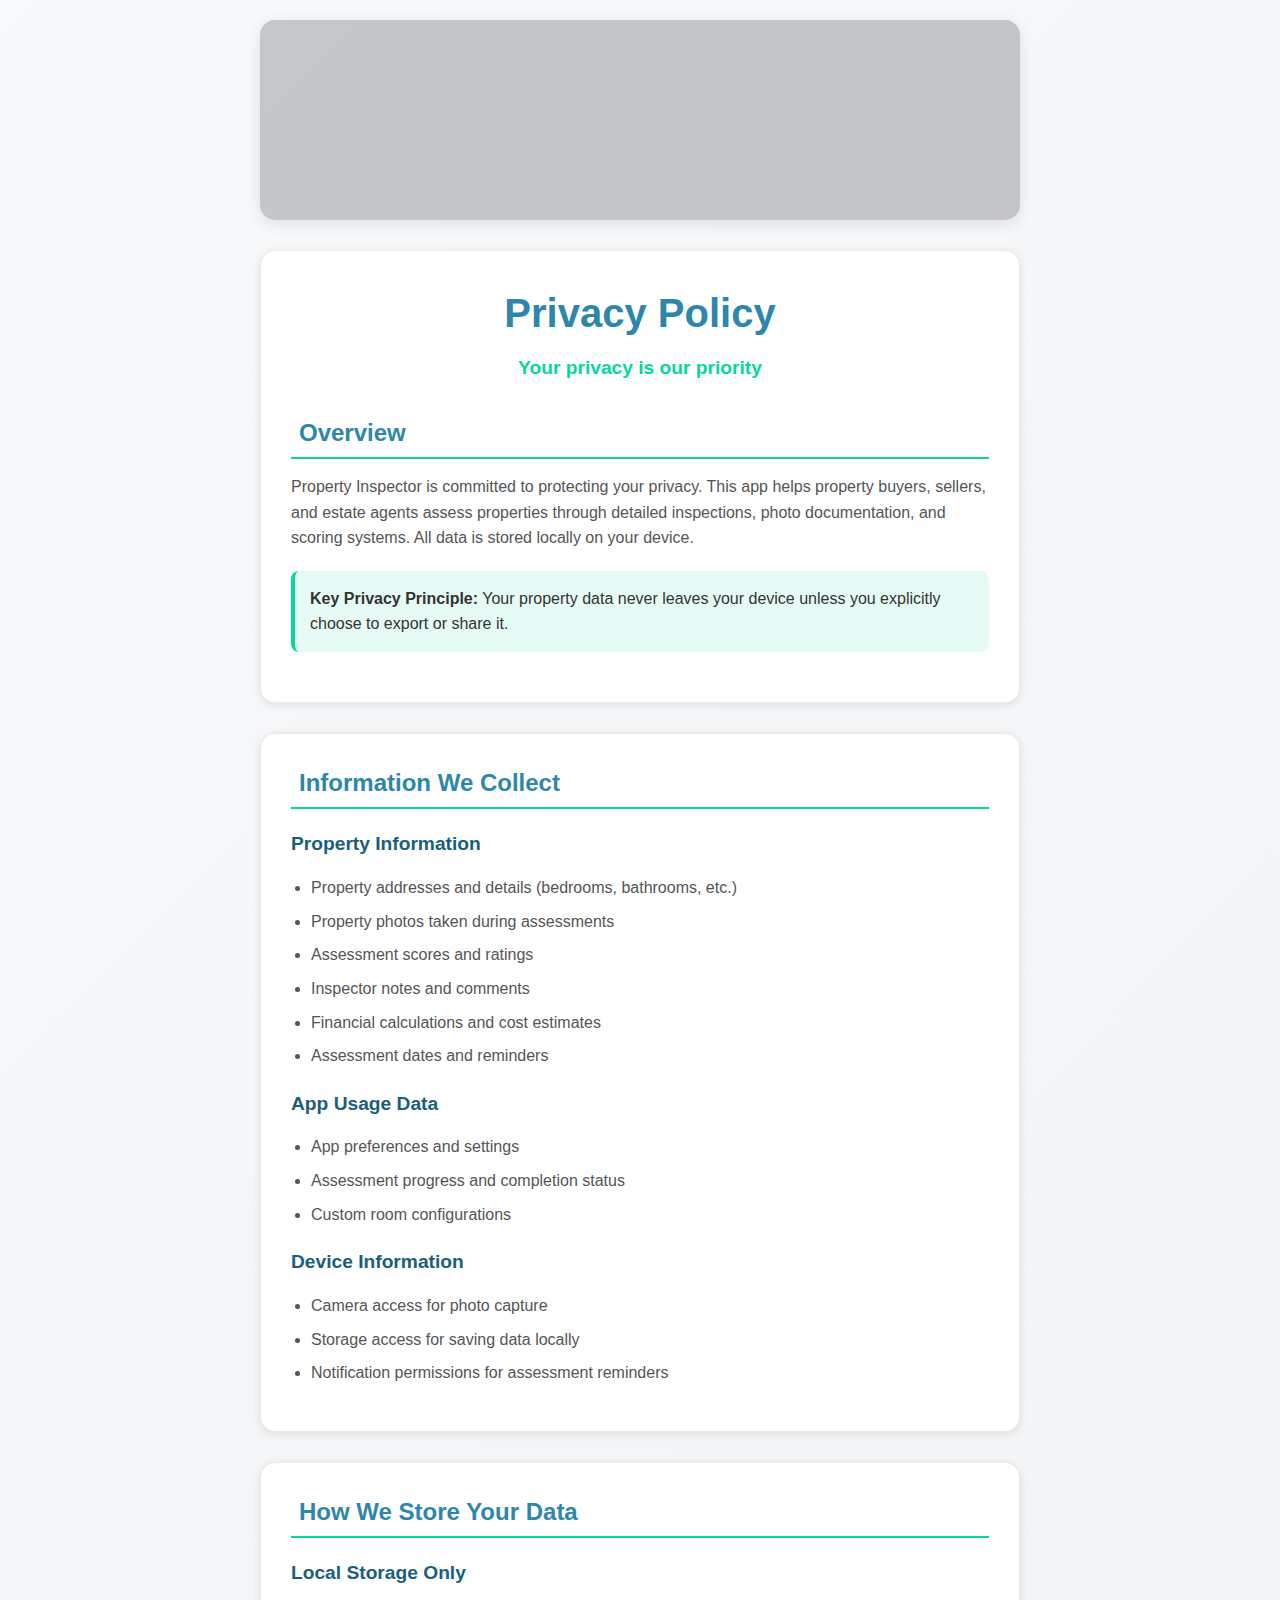
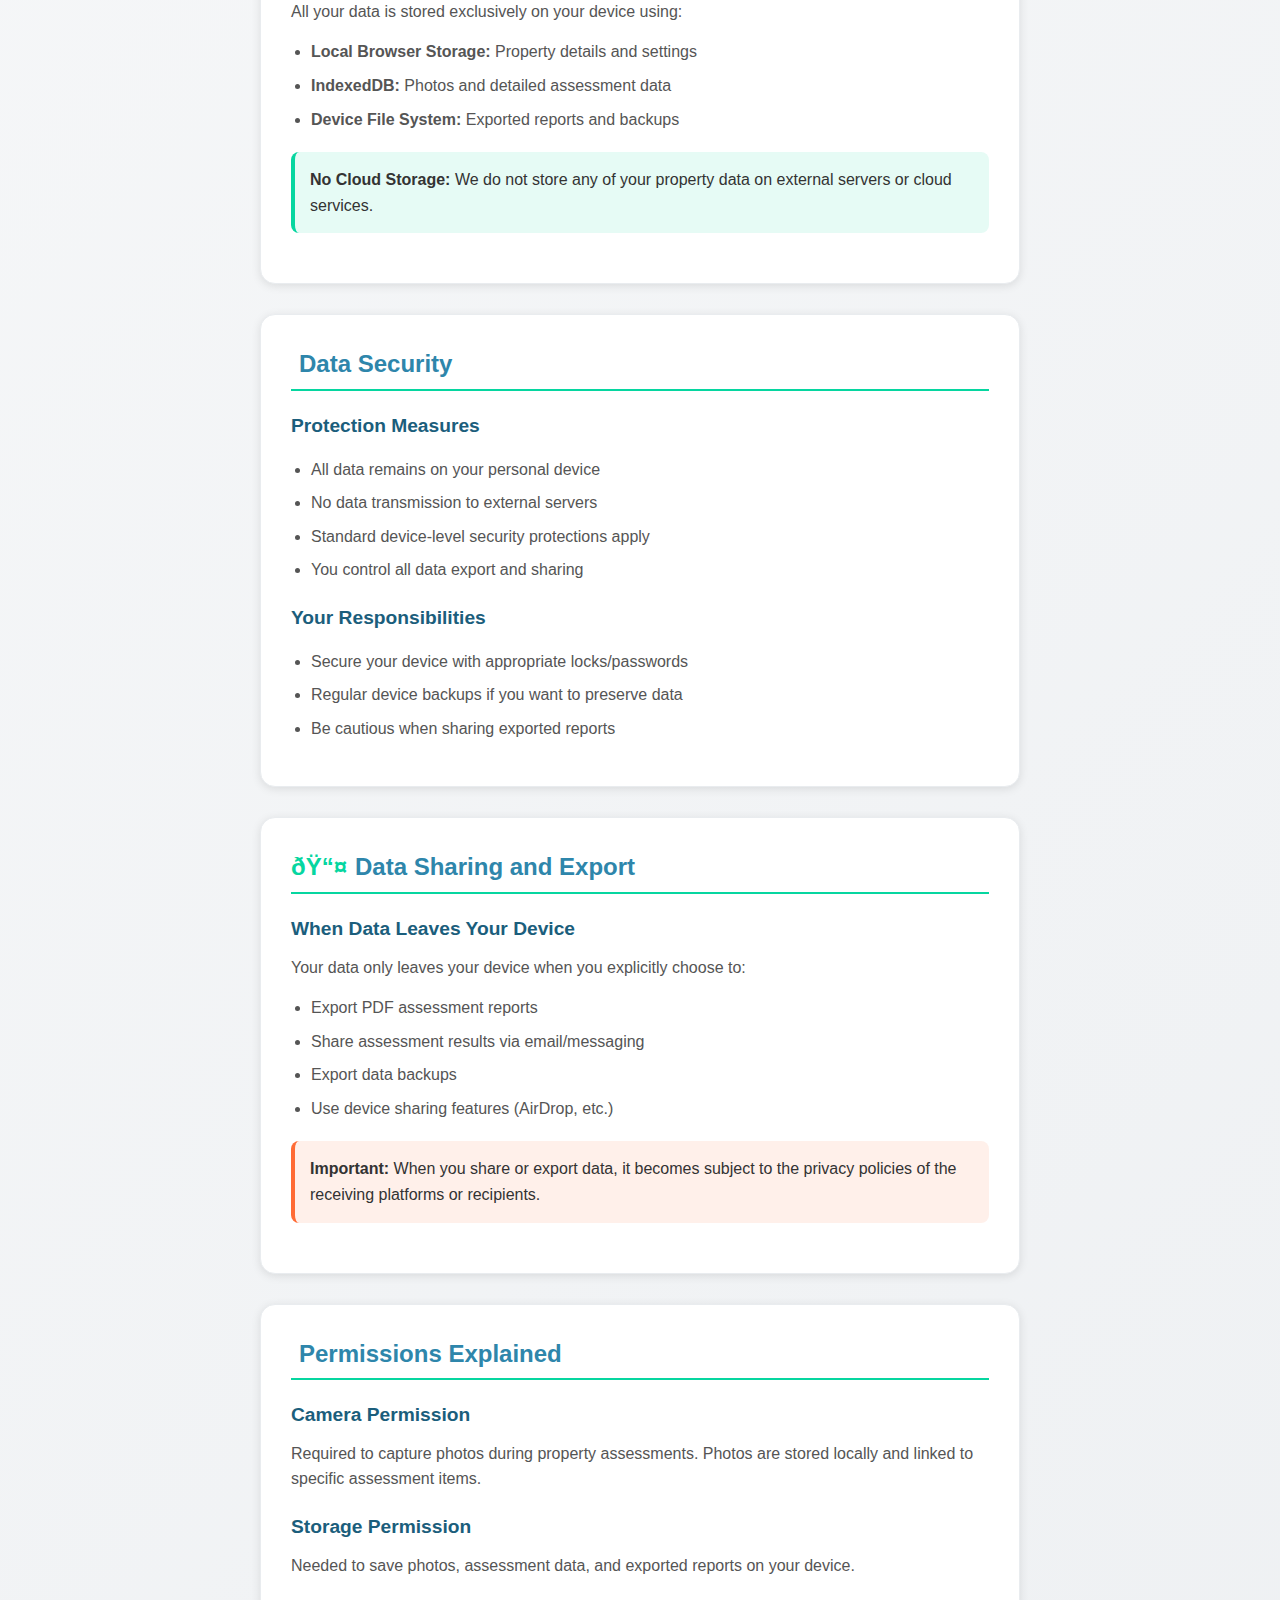
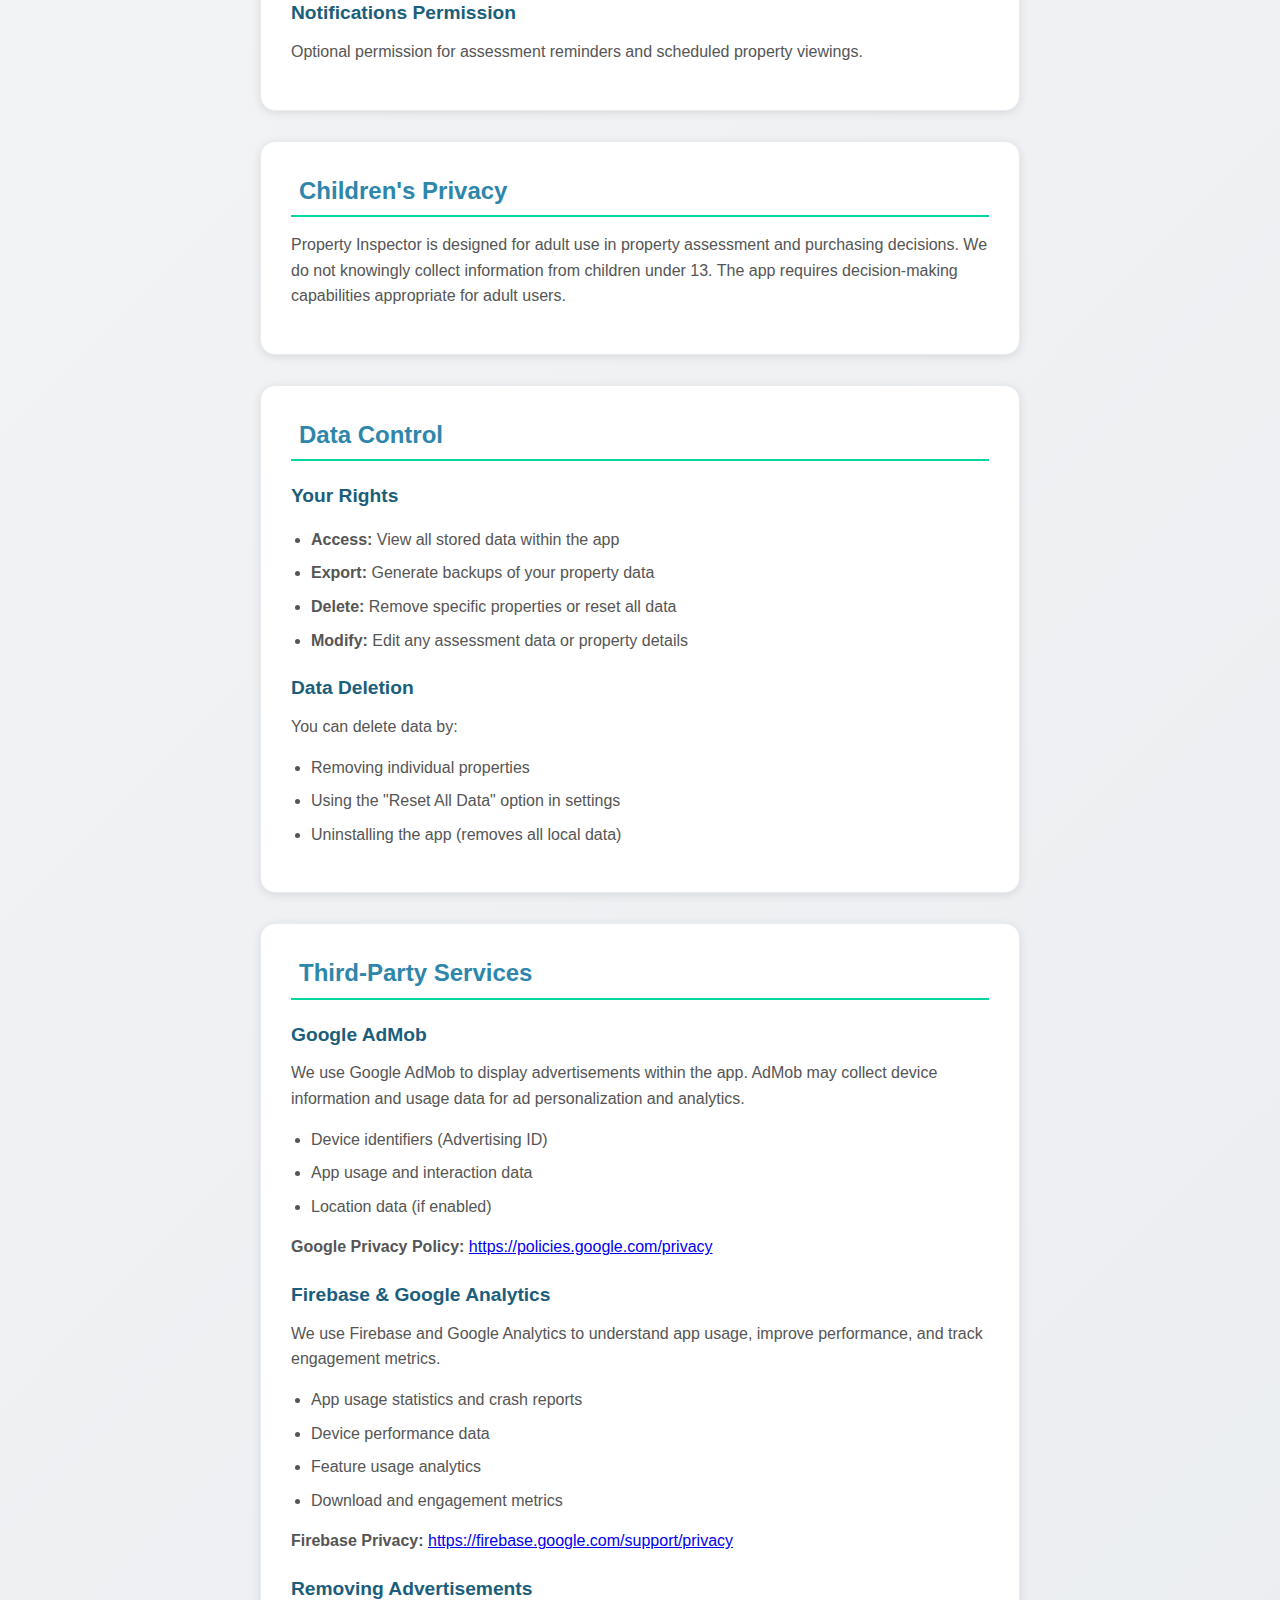
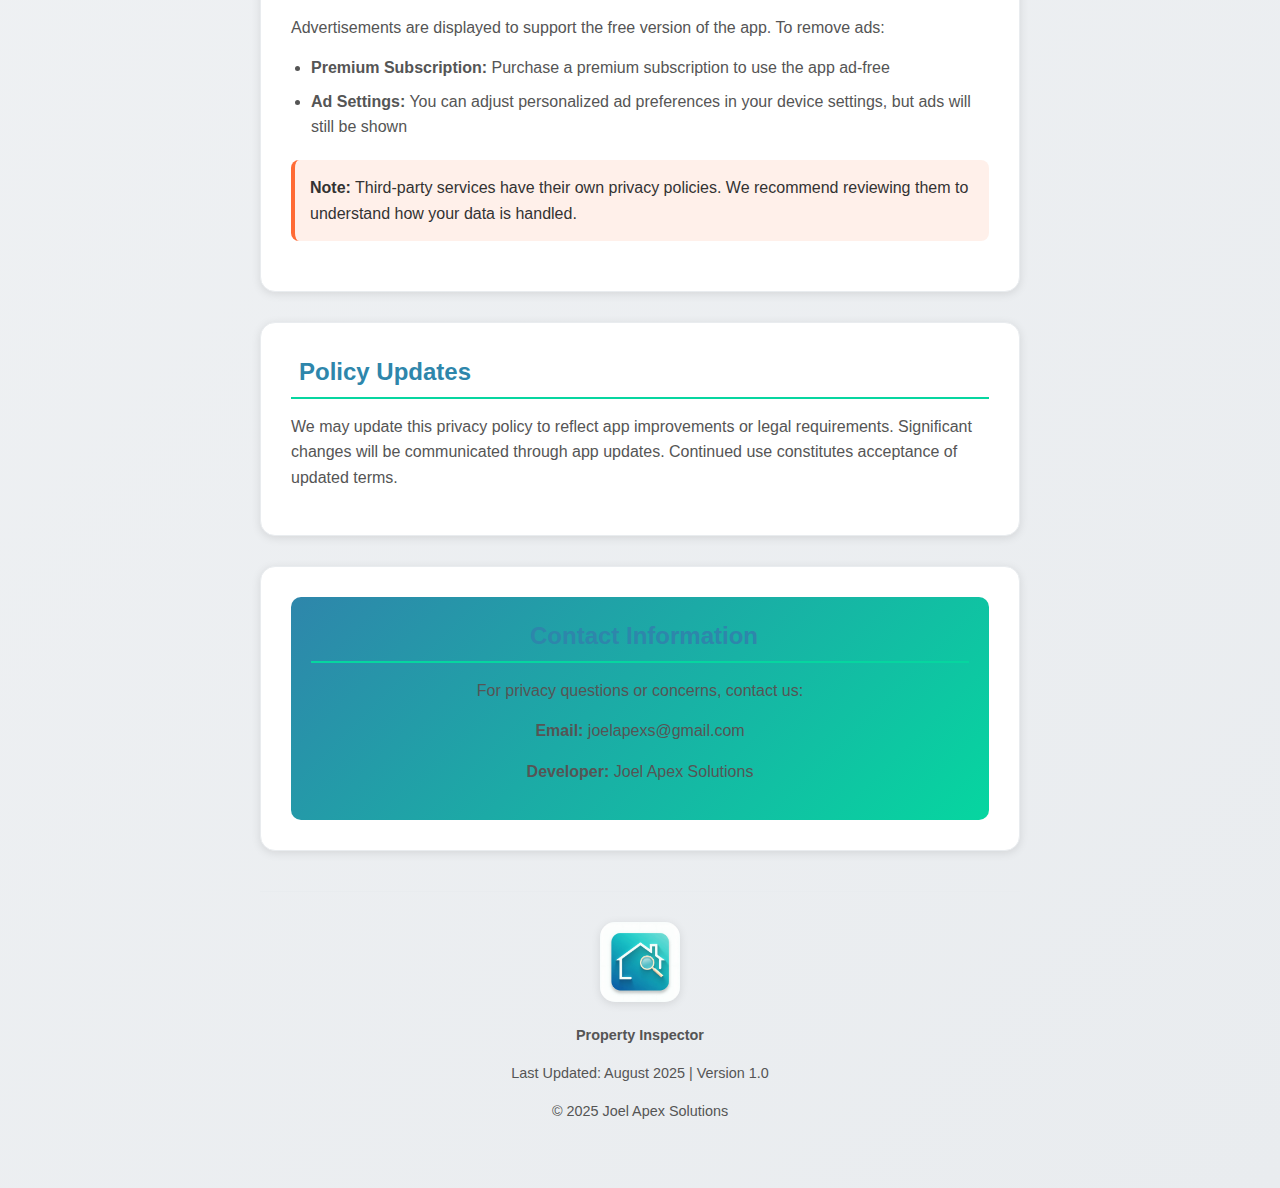
<file: index.html>
<!DOCTYPE html>
<html lang="en">
<head>
    <meta charset="UTF-8">
    <meta name="viewport" content="width=device-width, initial-scale=1.0">
    <title>Property Inspector - Privacy Policy</title>
    <style>
        * {
            margin: 0;
            padding: 0;
            box-sizing: border-box;
        }

        body {
            font-family: 'Segoe UI', Tahoma, Geneva, Verdana, sans-serif;
            background: linear-gradient(135deg, #f8f9fa, #e9ecef);
            color: #333333;
            line-height: 1.6;
            min-height: 100vh;
        }

        .container {
            max-width: 800px;
            margin: 0 auto;
            padding: 20px;
        }

        .header {
            text-align: center;
            padding: 0;
            margin-bottom: 30px;
            border-radius: 15px;
            overflow: hidden;
            box-shadow: 0 4px 15px rgba(0,0,0,0.1);
        }

        .banner {
            width: 100%;
            height: 200px;
            background: url('images/property-inspector-banner.jpg') center/cover;
            display: flex;
            align-items: center;
            justify-content: center;
            position: relative;
        }

        .banner::before {
            content: '';
            position: absolute;
            top: 0;
            left: 0;
            right: 0;
            bottom: 0;
            background: rgba(0,0,0,0.2);
        }

        .banner-content {
            position: relative;
            z-index: 1;
            color: white;
            text-align: center;
        }

        .banner h1 {
            font-size: 2.5rem;
            font-weight: 800;
            margin-bottom: 5px;
            text-shadow: 2px 2px 4px rgba(0,0,0,0.5);
        }

        .banner p {
            font-size: 1.1rem;
            text-shadow: 1px 1px 2px rgba(0,0,0,0.5);
        }

        .content {
            background: white;
            border-radius: 15px;
            padding: 30px;
            margin-bottom: 30px;
            box-shadow: 0 2px 10px rgba(0,0,0,0.1);
            border: 1px solid #e9ecef;
        }

        h2 {
            color: #2E86AB;
            font-size: 1.5rem;
            margin-bottom: 15px;
            padding-bottom: 5px;
            border-bottom: 2px solid #06D6A0;
        }

        h3 {
            color: #1B5E7C;
            font-size: 1.2rem;
            margin: 20px 0 10px 0;
        }

        p {
            margin-bottom: 15px;
            color: #555555;
        }

        ul {
            margin: 15px 0;
            padding-left: 20px;
        }

        li {
            margin-bottom: 8px;
            color: #555555;
        }

        .highlight {
            background: rgba(6, 214, 160, 0.1);
            padding: 15px;
            border-radius: 8px;
            border-left: 4px solid #06D6A0;
            margin: 20px 0;
        }

        .warning {
            background: rgba(255, 107, 53, 0.1);
            padding: 15px;
            border-radius: 8px;
            border-left: 4px solid #FF6B35;
            margin: 20px 0;
        }

        .contact-info {
            background: linear-gradient(135deg, #2E86AB, #06D6A0);
            padding: 20px;
            border-radius: 10px;
            text-align: center;
            color: white;
        }

        .footer {
            text-align: center;
            padding: 30px 0;
            border-top: 1px solid #e9ecef;
            margin-top: 40px;
        }

        .footer img {
            width: 80px;
            height: 80px;
            margin-bottom: 15px;
            border-radius: 15px;
            box-shadow: 0 2px 10px rgba(0,0,0,0.1);
        }

        .last-updated {
            color: #666666;
            font-size: 0.9rem;
        }

        .icon {
            color: #06D6A0;
            margin-right: 8px;
        }
    </style>
</head>
<body>
    <div class="container">
        <div class="header">
            <div class="banner">
            </div>
        </div>

        <div class="content">
            <div style="text-align: center; margin-bottom: 30px;">
                <h1 style="color: #2E86AB; font-size: 2.5rem; margin-bottom: 8px; font-weight: 800;">Privacy Policy</h1>
                <p style="color: #06D6A0; font-size: 1.2rem; font-weight: 600; margin-bottom: 25px;">Your privacy is our priority</p>
            </div>
            
            <h2><span class="icon"></span>Overview</h2>
            <p>Property Inspector is committed to protecting your privacy. This app helps property buyers, sellers, and estate agents assess properties through detailed inspections, photo documentation, and scoring systems. All data is stored locally on your device.</p>
            
            <div class="highlight">
                <strong>Key Privacy Principle:</strong> Your property data never leaves your device unless you explicitly choose to export or share it.
            </div>
        </div>

        <div class="content">
            <h2><span class="icon"></span>Information We Collect</h2>
            
            <h3>Property Information</h3>
            <ul>
                <li>Property addresses and details (bedrooms, bathrooms, etc.)</li>
                <li>Property photos taken during assessments</li>
                <li>Assessment scores and ratings</li>
                <li>Inspector notes and comments</li>
                <li>Financial calculations and cost estimates</li>
                <li>Assessment dates and reminders</li>
            </ul>

            <h3>App Usage Data</h3>
            <ul>
                <li>App preferences and settings</li>
                <li>Assessment progress and completion status</li>
                <li>Custom room configurations</li>
            </ul>

            <h3>Device Information</h3>
            <ul>
                <li>Camera access for photo capture</li>
                <li>Storage access for saving data locally</li>
                <li>Notification permissions for assessment reminders</li>
            </ul>
        </div>

        <div class="content">
            <h2><span class="icon"></span>How We Store Your Data</h2>
            
            <h3>Local Storage Only</h3>
            <p>All your data is stored exclusively on your device using:</p>
            <ul>
                <li><strong>Local Browser Storage:</strong> Property details and settings</li>
                <li><strong>IndexedDB:</strong> Photos and detailed assessment data</li>
                <li><strong>Device File System:</strong> Exported reports and backups</li>
            </ul>

            <div class="highlight">
                <strong>No Cloud Storage:</strong> We do not store any of your property data on external servers or cloud services.
            </div>
        </div>

        <div class="content">
            <h2><span class="icon"></span>Data Security</h2>
            
            <h3>Protection Measures</h3>
            <ul>
                <li>All data remains on your personal device</li>
                <li>No data transmission to external servers</li>
                <li>Standard device-level security protections apply</li>
                <li>You control all data export and sharing</li>
            </ul>

            <h3>Your Responsibilities</h3>
            <ul>
                <li>Secure your device with appropriate locks/passwords</li>
                <li>Regular device backups if you want to preserve data</li>
                <li>Be cautious when sharing exported reports</li>
            </ul>
        </div>

        <div class="content">
            <h2><span class="icon">ðŸ“¤</span>Data Sharing and Export</h2>
            
            <h3>When Data Leaves Your Device</h3>
            <p>Your data only leaves your device when you explicitly choose to:</p>
            <ul>
                <li>Export PDF assessment reports</li>
                <li>Share assessment results via email/messaging</li>
                <li>Export data backups</li>
                <li>Use device sharing features (AirDrop, etc.)</li>
            </ul>

            <div class="warning">
                <strong>Important:</strong> When you share or export data, it becomes subject to the privacy policies of the receiving platforms or recipients.
            </div>
        </div>

        <div class="content">
            <h2><span class="icon"></span>Permissions Explained</h2>
            
            <h3>Camera Permission</h3>
            <p>Required to capture photos during property assessments. Photos are stored locally and linked to specific assessment items.</p>

            <h3>Storage Permission</h3>
            <p>Needed to save photos, assessment data, and exported reports on your device.</p>

            <h3>Notifications Permission</h3>
            <p>Optional permission for assessment reminders and scheduled property viewings.</p>
        </div>

        <div class="content">
            <h2><span class="icon"></span>Children's Privacy</h2>
            <p>Property Inspector is designed for adult use in property assessment and purchasing decisions. We do not knowingly collect information from children under 13. The app requires decision-making capabilities appropriate for adult users.</p>
        </div>

        <div class="content">
            <h2><span class="icon"></span>Data Control</h2>
            
            <h3>Your Rights</h3>
            <ul>
                <li><strong>Access:</strong> View all stored data within the app</li>
                <li><strong>Export:</strong> Generate backups of your property data</li>
                <li><strong>Delete:</strong> Remove specific properties or reset all data</li>
                <li><strong>Modify:</strong> Edit any assessment data or property details</li>
            </ul>

            <h3>Data Deletion</h3>
            <p>You can delete data by:</p>
            <ul>
                <li>Removing individual properties</li>
                <li>Using the "Reset All Data" option in settings</li>
                <li>Uninstalling the app (removes all local data)</li>
            </ul>
        </div>

        <div class="content">
            <h2><span class="icon"></span>Third-Party Services</h2>
            
            <h3>Google AdMob</h3>
            <p>We use Google AdMob to display advertisements within the app. AdMob may collect device information and usage data for ad personalization and analytics.</p>
            <ul>
                <li>Device identifiers (Advertising ID)</li>
                <li>App usage and interaction data</li>
                <li>Location data (if enabled)</li>
            </ul>
            <p><strong>Google Privacy Policy:</strong> <a href="https://policies.google.com/privacy" target="_blank">https://policies.google.com/privacy</a></p>

            <h3>Firebase & Google Analytics</h3>
            <p>We use Firebase and Google Analytics to understand app usage, improve performance, and track engagement metrics.</p>
            <ul>
                <li>App usage statistics and crash reports</li>
                <li>Device performance data</li>
                <li>Feature usage analytics</li>
                <li>Download and engagement metrics</li>
            </ul>
            <p><strong>Firebase Privacy:</strong> <a href="https://firebase.google.com/support/privacy" target="_blank">https://firebase.google.com/support/privacy</a></p>

            <h3>Removing Advertisements</h3>
            <p>Advertisements are displayed to support the free version of the app. To remove ads:</p>
            <ul>
                <li><strong>Premium Subscription:</strong> Purchase a premium subscription to use the app ad-free</li>
                <li><strong>Ad Settings:</strong> You can adjust personalized ad preferences in your device settings, but ads will still be shown</li>
            </ul>

            <div class="warning">
                <strong>Note:</strong> Third-party services have their own privacy policies. We recommend reviewing them to understand how your data is handled.
            </div>
        </div>

        <div class="content">
            <h2><span class="icon"></span>Policy Updates</h2>
            <p>We may update this privacy policy to reflect app improvements or legal requirements. Significant changes will be communicated through app updates. Continued use constitutes acceptance of updated terms.</p>
        </div>

        <div class="content">
            <div class="contact-info">
                <h2><span class="icon"></span>Contact Information</h2>
                <p>For privacy questions or concerns, contact us:</p>
                <p><strong>Email:</strong> joelapexs@gmail.com</p>
                <p><strong>Developer:</strong> Joel Apex Solutions</p>
            </div>
        </div>

        <div class="footer">
            <img src="images/logo.jpg" alt="Property Inspector Logo">
            <div class="last-updated">
                <p><strong>Property Inspector</strong></p>
                <p>Last Updated: August 2025 | Version 1.0</p>
                <p>© 2025 Joel Apex Solutions</p>
            </div>
        </div>
    </div>
</body>
</html>
</file>
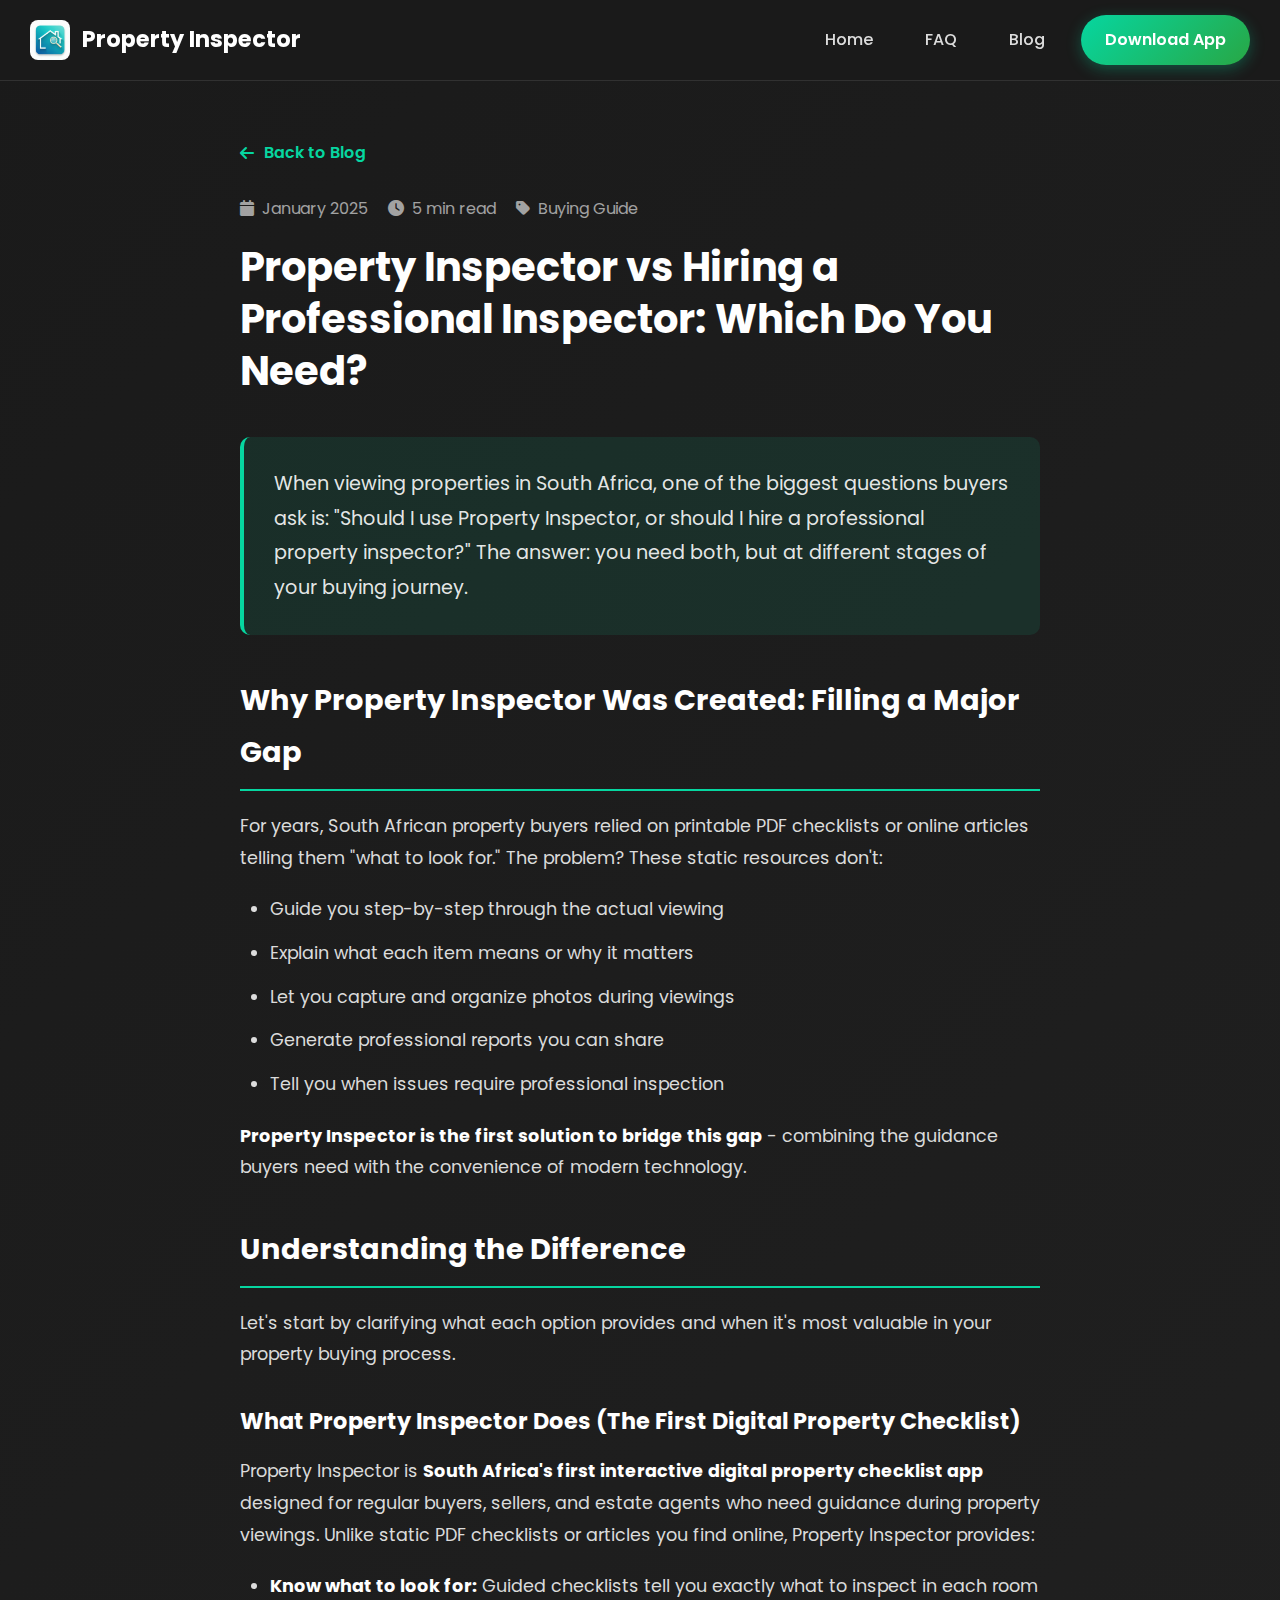
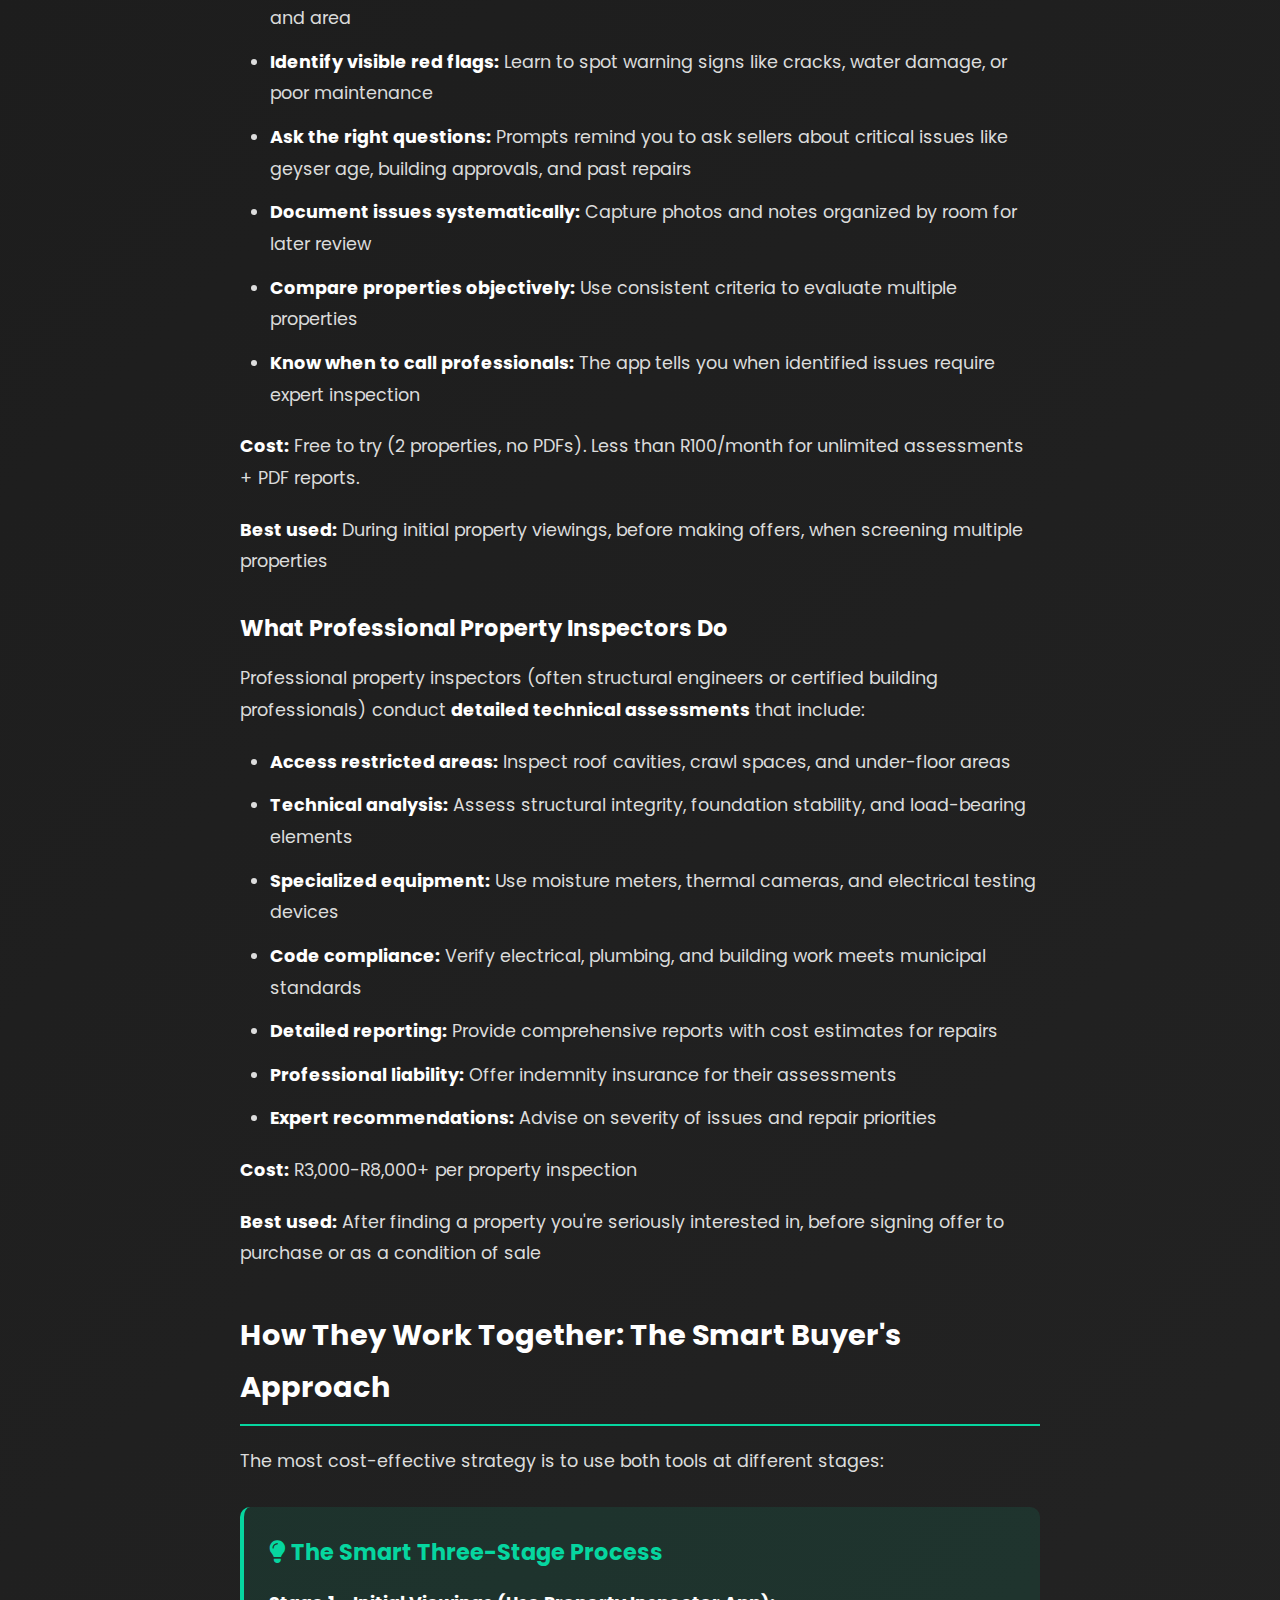
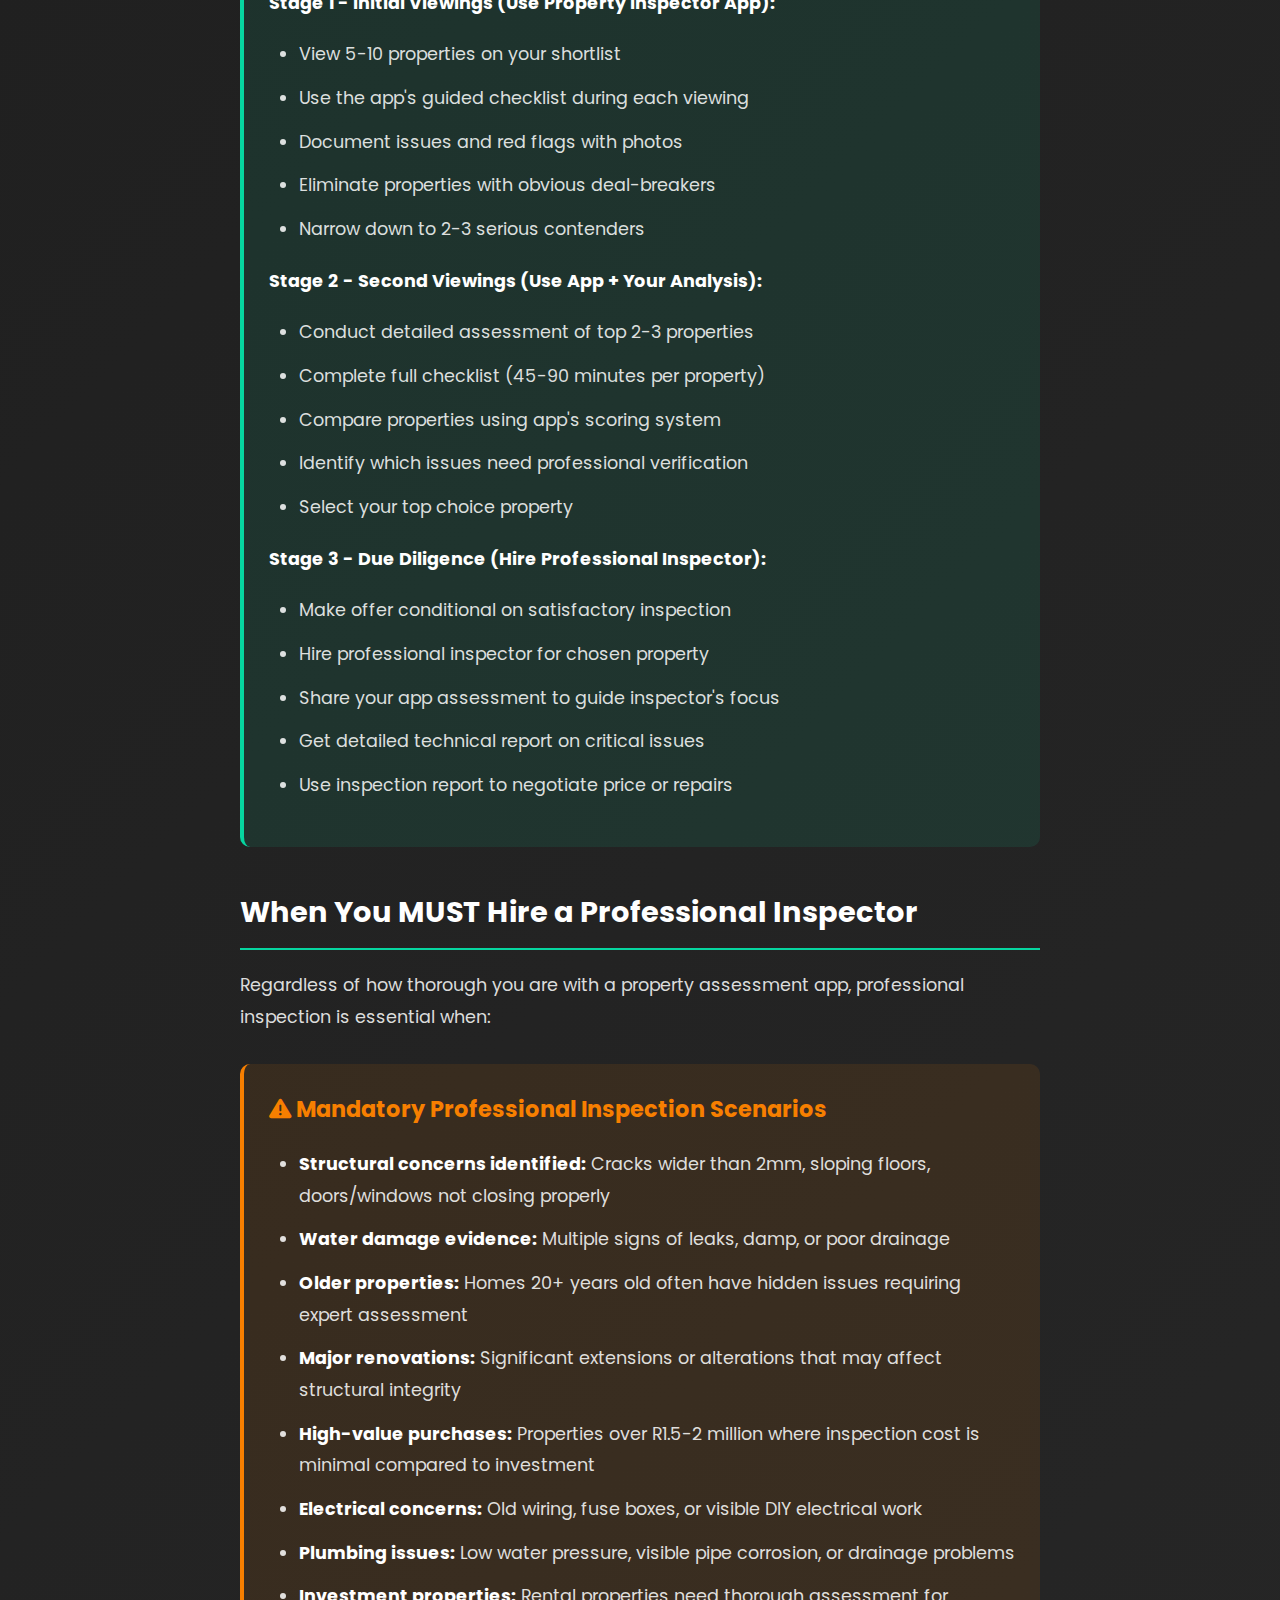
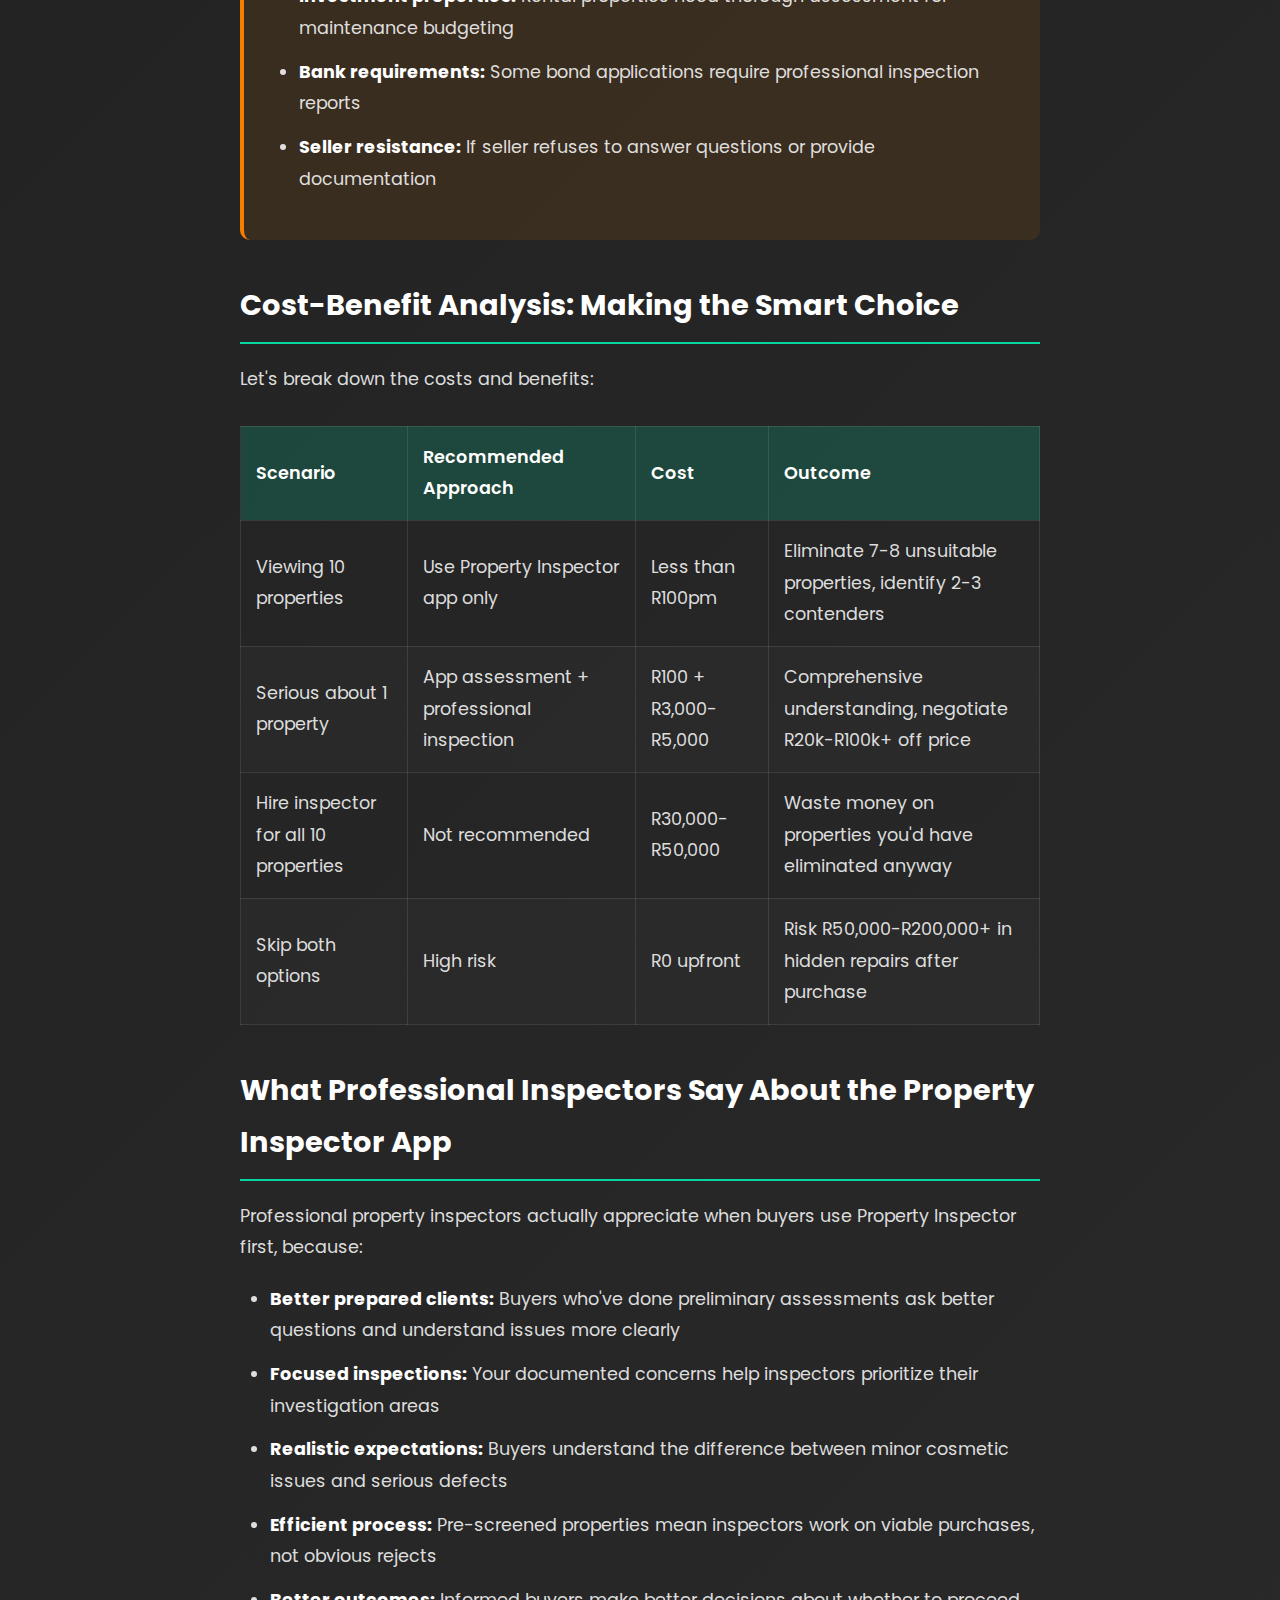
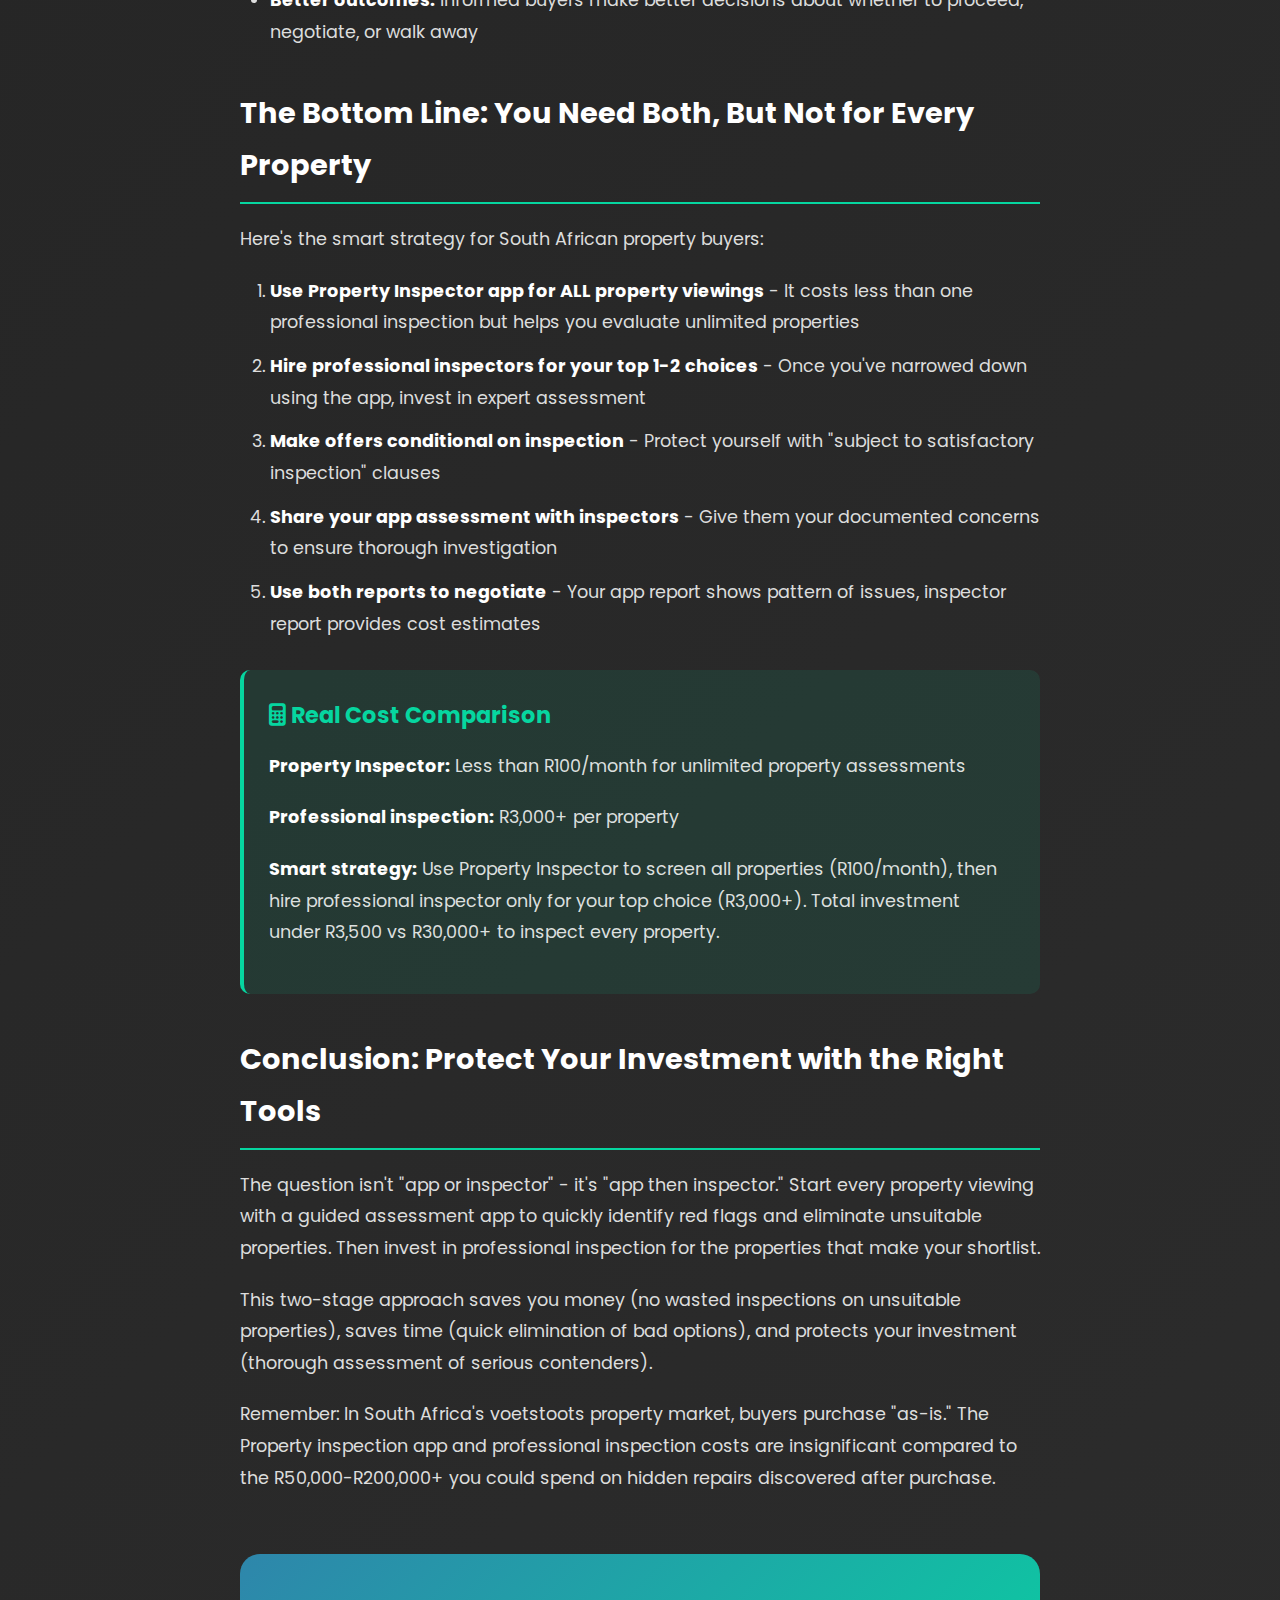
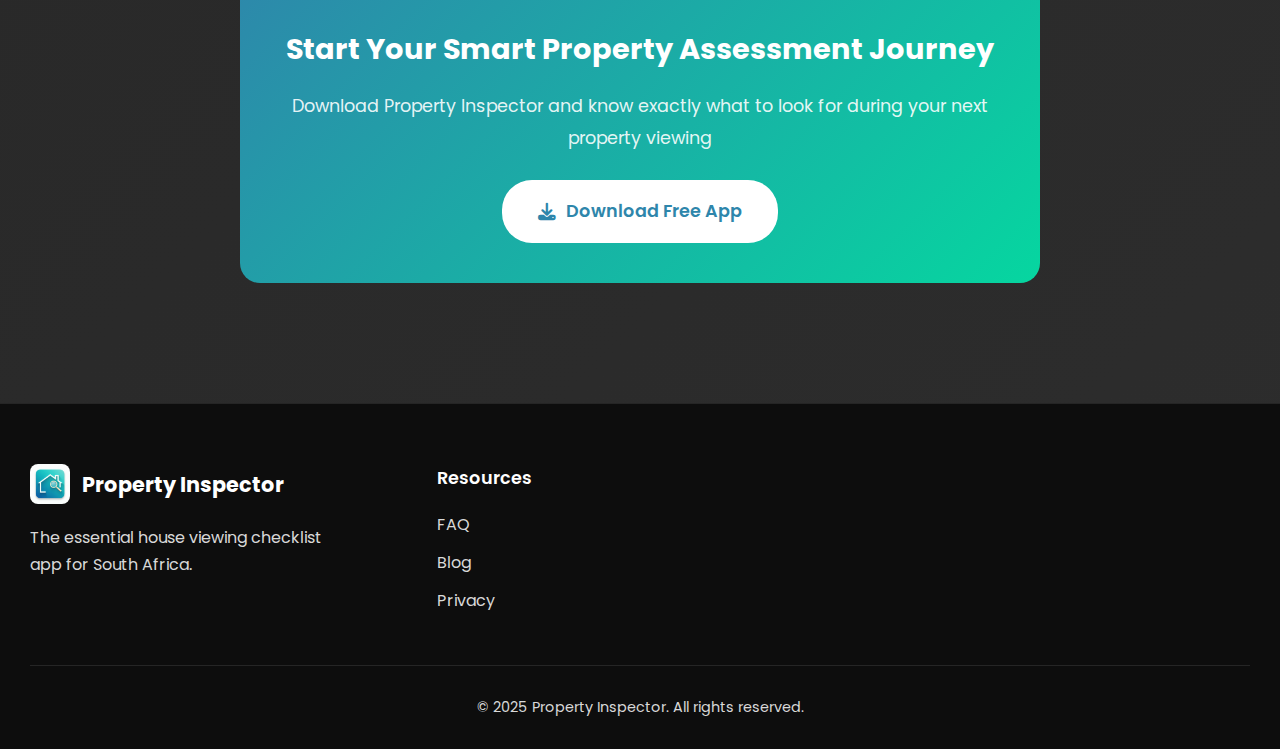
<file: blog-app-vs-inspector.html>
<!DOCTYPE html>
<html lang="en">
<head>
    <meta charset="UTF-8">
    <meta name="viewport" content="width=device-width, initial-scale=1.0">
    
    <title>Property App vs Professional Inspector: Which Do You Need? | Property Inspector</title>
    <meta name="description" content="Learn the difference between using a property assessment app and hiring a professional inspector in South Africa. Discover when each option is right for you.">
    
    <link href="https://fonts.googleapis.com/css2?family=Poppins:wght@300;400;500;600;700;800;900&display=swap" rel="stylesheet">
    <link rel="stylesheet" href="https://cdnjs.cloudflare.com/ajax/libs/font-awesome/6.5.1/css/all.min.css">
    <link rel="stylesheet" href="website-styles.css">
    <link rel="icon" type="image/jpeg" href="images/logo.jpg">
    
    <style>
        .blog-article {
            padding: 140px 0 80px;
        }
        
        .article-container {
            max-width: 800px;
            margin: 0 auto;
        }
        
        .article-header {
            margin-bottom: 40px;
        }
        
        .article-meta {
            display: flex;
            gap: 20px;
            margin-bottom: 20px;
            color: rgba(255,255,255,0.6);
        }
        
        .article-meta span {
            display: flex;
            align-items: center;
            gap: 8px;
        }
        
        .article-header h1 {
            font-size: 2.5rem;
            color: #fff;
            margin-bottom: 20px;
            line-height: 1.3;
        }
        
        .article-intro {
            font-size: 1.2rem;
            color: rgba(255,255,255,0.9);
            line-height: 1.8;
            margin-bottom: 40px;
            padding: 30px;
            background: rgba(6,214,160,0.1);
            border-left: 4px solid #06D6A0;
            border-radius: 10px;
        }
        
        .article-content {
            color: rgba(255,255,255,0.85);
            line-height: 1.8;
            font-size: 1.1rem;
        }
        
        .article-content h2 {
            font-size: 1.8rem;
            color: #fff;
            margin: 40px 0 20px 0;
            padding-bottom: 10px;
            border-bottom: 2px solid #06D6A0;
        }
        
        .article-content h3 {
            font-size: 1.4rem;
            color: #fff;
            margin: 30px 0 15px 0;
        }
        
        .article-content p {
            margin-bottom: 20px;
        }
        
        .article-content ul, .article-content ol {
            margin: 20px 0;
            padding-left: 30px;
        }
        
        .article-content li {
            margin-bottom: 12px;
        }
        
        .article-content strong {
            color: #fff;
        }
        
        .highlight-box {
            background: rgba(247,127,0,0.1);
            border-left: 4px solid #F77F00;
            padding: 25px;
            margin: 30px 0;
            border-radius: 10px;
        }
        
        .highlight-box h3 {
            color: #F77F00;
            margin-top: 0;
        }
        
        .tip-box {
            background: rgba(6,214,160,0.1);
            border-left: 4px solid #06D6A0;
            padding: 25px;
            margin: 30px 0;
            border-radius: 10px;
        }
        
        .tip-box h3 {
            color: #06D6A0;
            margin-top: 0;
        }
        
        .comparison-table {
            width: 100%;
            margin: 30px 0;
            border-collapse: collapse;
        }
        
        .comparison-table th,
        .comparison-table td {
            padding: 15px;
            text-align: left;
            border: 1px solid rgba(255,255,255,0.1);
        }
        
        .comparison-table th {
            background: rgba(6,214,160,0.2);
            color: #fff;
            font-weight: 600;
        }
        
        .comparison-table tr:nth-child(even) {
            background: rgba(255,255,255,0.02);
        }
        
        .article-cta {
            background: linear-gradient(135deg, #2E86AB, #06D6A0);
            padding: 40px;
            border-radius: 20px;
            text-align: center;
            margin: 60px 0 40px 0;
        }
        
        .article-cta h3 {
            font-size: 1.8rem;
            margin-bottom: 15px;
            color: #fff;
        }
        
        .article-cta p {
            font-size: 1.1rem;
            margin-bottom: 25px;
            color: rgba(255,255,255,0.9);
        }
        
        .back-to-blog {
            display: inline-flex;
            align-items: center;
            gap: 10px;
            color: #06D6A0;
            text-decoration: none;
            font-weight: 600;
            margin-bottom: 30px;
        }
        
        .back-to-blog:hover {
            gap: 15px;
        }
        
        @media (max-width: 768px) {
            .article-header h1 {
                font-size: 1.8rem;
            }
            
            .article-content {
                font-size: 1rem;
            }
        }
    </style>
</head>
<body>
    <nav class="navbar" id="navbar">
        <div class="container">
            <div class="nav-content">
                <a href="index.html" class="nav-logo">
                    <img src="images/logo.jpg" alt="Property Inspector Logo">
                    <span>Property Inspector</span>
                </a>
                <button class="nav-toggle" id="navToggle">
                    <i class="fas fa-bars"></i>
                </button>
                <ul class="nav-menu" id="navMenu">
                    <li><a href="index.html" class="nav-link">Home</a></li>
                    <li><a href="faq.html" class="nav-link">FAQ</a></li>
                    <li><a href="blog.html" class="nav-link">Blog</a></li>
                    <li><a href="https://play.google.com/store/apps/details?id=com.joelapexs.propertyinspector" target="_blank" class="nav-link btn-primary">Download App</a></li>
                </ul>
            </div>
        </div>
    </nav>

    <article class="blog-article">
        <div class="container">
            <div class="article-container">
                <a href="blog.html" class="back-to-blog">
                    <i class="fas fa-arrow-left"></i> Back to Blog
                </a>
                
                <div class="article-header">
                    <div class="article-meta">
                        <span><i class="fas fa-calendar"></i> January 2025</span>
                        <span><i class="fas fa-clock"></i> 5 min read</span>
                        <span><i class="fas fa-tag"></i> Buying Guide</span>
                    </div>
                    <h1>Property Inspector vs Hiring a Professional Inspector: Which Do You Need?</h1>
                </div>
                
                <div class="article-intro">
                    When viewing properties in South Africa, one of the biggest questions buyers ask is: "Should I use Property Inspector, or should I hire a professional property inspector?" The answer: you need both, but at different stages of your buying journey.
                </div>
                
                <div class="article-content">
                    <h2>Why Property Inspector Was Created: Filling a Major Gap</h2>
                    
                    <p>For years, South African property buyers relied on printable PDF checklists or online articles telling them "what to look for." The problem? These static resources don't:</p>
                    <ul>
                        <li>Guide you step-by-step through the actual viewing</li>
                        <li>Explain what each item means or why it matters</li>
                        <li>Let you capture and organize photos during viewings</li>
                        <li>Generate professional reports you can share</li>
                        <li>Tell you when issues require professional inspection</li>
                    </ul>
                    
                    <p><strong>Property Inspector is the first solution to bridge this gap</strong> - combining the guidance buyers need with the convenience of modern technology.</p>
                    
                    <h2>Understanding the Difference</h2>
                    
                    <p>Let's start by clarifying what each option provides and when it's most valuable in your property buying process.</p>
                    
                    <h3>What Property Inspector Does (The First Digital Property Checklist)</h3>
                    
                    <p>Property Inspector is <strong>South Africa's first interactive digital property checklist app</strong> designed for regular buyers, sellers, and estate agents who need guidance during property viewings. Unlike static PDF checklists or articles you find online, Property Inspector provides:</p>
                    
                    <ul>
                        <li><strong>Know what to look for:</strong> Guided checklists tell you exactly what to inspect in each room and area</li>
                        <li><strong>Identify visible red flags:</strong> Learn to spot warning signs like cracks, water damage, or poor maintenance</li>
                        <li><strong>Ask the right questions:</strong> Prompts remind you to ask sellers about critical issues like geyser age, building approvals, and past repairs</li>
                        <li><strong>Document issues systematically:</strong> Capture photos and notes organized by room for later review</li>
                        <li><strong>Compare properties objectively:</strong> Use consistent criteria to evaluate multiple properties</li>
                        <li><strong>Know when to call professionals:</strong> The app tells you when identified issues require expert inspection</li>
                    </ul>
                    
                    <p><strong>Cost:</strong> Free to try (2 properties, no PDFs). Less than R100/month for unlimited assessments + PDF reports.</p>
                    <p><strong>Best used:</strong> During initial property viewings, before making offers, when screening multiple properties</p>
                    
                    <h3>What Professional Property Inspectors Do</h3>
                    
                    <p>Professional property inspectors (often structural engineers or certified building professionals) conduct <strong>detailed technical assessments</strong> that include:</p>
                    
                    <ul>
                        <li><strong>Access restricted areas:</strong> Inspect roof cavities, crawl spaces, and under-floor areas</li>
                        <li><strong>Technical analysis:</strong> Assess structural integrity, foundation stability, and load-bearing elements</li>
                        <li><strong>Specialized equipment:</strong> Use moisture meters, thermal cameras, and electrical testing devices</li>
                        <li><strong>Code compliance:</strong> Verify electrical, plumbing, and building work meets municipal standards</li>
                        <li><strong>Detailed reporting:</strong> Provide comprehensive reports with cost estimates for repairs</li>
                        <li><strong>Professional liability:</strong> Offer indemnity insurance for their assessments</li>
                        <li><strong>Expert recommendations:</strong> Advise on severity of issues and repair priorities</li>
                    </ul>
                    
                    <p><strong>Cost:</strong> R3,000-R8,000+ per property inspection</p>
                    <p><strong>Best used:</strong> After finding a property you're seriously interested in, before signing offer to purchase or as a condition of sale</p>
                    
                    <h2>How They Work Together: The Smart Buyer's Approach</h2>
                    
                    <p>The most cost-effective strategy is to use both tools at different stages:</p>
                    
                    <div class="tip-box">
                        <h3><i class="fas fa-lightbulb"></i> The Smart Three-Stage Process</h3>
                        <p><strong>Stage 1 - Initial Viewings (Use Property Inspector App):</strong></p>
                        <ul>
                            <li>View 5-10 properties on your shortlist</li>
                            <li>Use the app's guided checklist during each viewing</li>
                            <li>Document issues and red flags with photos</li>
                            <li>Eliminate properties with obvious deal-breakers</li>
                            <li>Narrow down to 2-3 serious contenders</li>
                        </ul>
                        
                        <p><strong>Stage 2 - Second Viewings (Use App + Your Analysis):</strong></p>
                        <ul>
                            <li>Conduct detailed assessment of top 2-3 properties</li>
                            <li>Complete full checklist (45-90 minutes per property)</li>
                            <li>Compare properties using app's scoring system</li>
                            <li>Identify which issues need professional verification</li>
                            <li>Select your top choice property</li>
                        </ul>
                        
                        <p><strong>Stage 3 - Due Diligence (Hire Professional Inspector):</strong></p>
                        <ul>
                            <li>Make offer conditional on satisfactory inspection</li>
                            <li>Hire professional inspector for chosen property</li>
                            <li>Share your app assessment to guide inspector's focus</li>
                            <li>Get detailed technical report on critical issues</li>
                            <li>Use inspection report to negotiate price or repairs</li>
                        </ul>
                    </div>
                    
                    <h2>When You MUST Hire a Professional Inspector</h2>
                    
                    <p>Regardless of how thorough you are with a property assessment app, professional inspection is essential when:</p>
                    
                    <div class="highlight-box">
                        <h3><i class="fas fa-exclamation-triangle"></i> Mandatory Professional Inspection Scenarios</h3>
                        <ul>
                            <li><strong>Structural concerns identified:</strong> Cracks wider than 2mm, sloping floors, doors/windows not closing properly</li>
                            <li><strong>Water damage evidence:</strong> Multiple signs of leaks, damp, or poor drainage</li>
                            <li><strong>Older properties:</strong> Homes 20+ years old often have hidden issues requiring expert assessment</li>
                            <li><strong>Major renovations:</strong> Significant extensions or alterations that may affect structural integrity</li>
                            <li><strong>High-value purchases:</strong> Properties over R1.5-2 million where inspection cost is minimal compared to investment</li>
                            <li><strong>Electrical concerns:</strong> Old wiring, fuse boxes, or visible DIY electrical work</li>
                            <li><strong>Plumbing issues:</strong> Low water pressure, visible pipe corrosion, or drainage problems</li>
                            <li><strong>Investment properties:</strong> Rental properties need thorough assessment for maintenance budgeting</li>
                            <li><strong>Bank requirements:</strong> Some bond applications require professional inspection reports</li>
                            <li><strong>Seller resistance:</strong> If seller refuses to answer questions or provide documentation</li>
                        </ul>
                    </div>
                    
                    <h2>Cost-Benefit Analysis: Making the Smart Choice</h2>
                    
                    <p>Let's break down the costs and benefits:</p>
                    
                    <table class="comparison-table">
                        <thead>
                            <tr>
                                <th>Scenario</th>
                                <th>Recommended Approach</th>
                                <th>Cost</th>
                                <th>Outcome</th>
                            </tr>
                        </thead>
                        <tbody>
                            <tr>
                                <td>Viewing 10 properties</td>
                                <td>Use Property Inspector app only</td>
                                <td>Less than R100pm</td>
                                <td>Eliminate 7-8 unsuitable properties, identify 2-3 contenders</td>
                            </tr>
                            <tr>
                                <td>Serious about 1 property</td>
                                <td>App assessment + professional inspection</td>
                                <td>R100 + R3,000-R5,000</td>
                                <td>Comprehensive understanding, negotiate R20k-R100k+ off price</td>
                            </tr>
                            <tr>
                                <td>Hire inspector for all 10 properties</td>
                                <td>Not recommended</td>
                                <td>R30,000-R50,000</td>
                                <td>Waste money on properties you'd have eliminated anyway</td>
                            </tr>
                            <tr>
                                <td>Skip both options</td>
                                <td>High risk</td>
                                <td>R0 upfront</td>
                                <td>Risk R50,000-R200,000+ in hidden repairs after purchase</td>
                            </tr>
                        </tbody>
                    </table>
                    
                    <h2>What Professional Inspectors Say About the Property Inspector App</h2>
                    
                    <p>Professional property inspectors actually appreciate when buyers use Property Inspector first, because:</p>
                    
                    <ul>
                        <li><strong>Better prepared clients:</strong> Buyers who've done preliminary assessments ask better questions and understand issues more clearly</li>
                        <li><strong>Focused inspections:</strong> Your documented concerns help inspectors prioritize their investigation areas</li>
                        <li><strong>Realistic expectations:</strong> Buyers understand the difference between minor cosmetic issues and serious defects</li>
                        <li><strong>Efficient process:</strong> Pre-screened properties mean inspectors work on viable purchases, not obvious rejects</li>
                        <li><strong>Better outcomes:</strong> Informed buyers make better decisions about whether to proceed, negotiate, or walk away</li>
                    </ul>
                    
                    <h2>The Bottom Line: You Need Both, But Not for Every Property</h2>
                    
                    <p>Here's the smart strategy for South African property buyers:</p>
                    
                    <ol>
                        <li><strong>Use Property Inspector app for ALL property viewings</strong> - It costs less than one professional inspection but helps you evaluate unlimited properties</li>
                        <li><strong>Hire professional inspectors for your top 1-2 choices</strong> - Once you've narrowed down using the app, invest in expert assessment</li>
                        <li><strong>Make offers conditional on inspection</strong> - Protect yourself with "subject to satisfactory inspection" clauses</li>
                        <li><strong>Share your app assessment with inspectors</strong> - Give them your documented concerns to ensure thorough investigation</li>
                        <li><strong>Use both reports to negotiate</strong> - Your app report shows pattern of issues, inspector report provides cost estimates</li>
                    </ol>
                    
                    <div class="tip-box">
                        <h3><i class="fas fa-calculator"></i> Real Cost Comparison</h3>
                        <p><strong>Property Inspector:</strong> Less than R100/month for unlimited property assessments</p>
                        <p><strong>Professional inspection:</strong> R3,000+ per property</p>
                        <p><strong>Smart strategy:</strong> Use Property Inspector to screen all properties (R100/month), then hire professional inspector only for your top choice (R3,000+). Total investment under R3,500 vs R30,000+ to inspect every property.</p>
                    </div>
                    
                    <h2>Conclusion: Protect Your Investment with the Right Tools</h2>
                    
                    <p>The question isn't "app or inspector" - it's "app then inspector." Start every property viewing with a guided assessment app to quickly identify red flags and eliminate unsuitable properties. Then invest in professional inspection for the properties that make your shortlist.</p>
                    
                    <p>This two-stage approach saves you money (no wasted inspections on unsuitable properties), saves time (quick elimination of bad options), and protects your investment (thorough assessment of serious contenders).</p>
                    
                    <p>Remember: In South Africa's voetstoots property market, buyers purchase "as-is." The Property inspection app and professional inspection costs are insignificant compared to the R50,000-R200,000+ you could spend on hidden repairs discovered after purchase.</p>
                    
                    <div class="article-cta">
                        <h3>Start Your Smart Property Assessment Journey</h3>
                        <p>Download Property Inspector and know exactly what to look for during your next property viewing</p>
                        <a href="https://play.google.com/store/apps/details?id=com.joelapexs.propertyinspector" target="_blank" class="btn btn-large" style="background: white; color: #2E86AB; padding: 16px 36px; border-radius: 30px; font-weight: 600; text-decoration: none; display: inline-flex; align-items: center; gap: 10px;">
                            <i class="fas fa-download"></i>
                            Download Free App
                        </a>
                    </div>
                </div>
            </div>
        </div>
    </article>

    <footer class="footer">
        <div class="container">
            <div class="footer-content">
                <div class="footer-brand">
                    <div class="footer-logo">
                        <img src="images/logo.jpg" alt="Property Inspector">
                        <span>Property Inspector</span>
                    </div>
                    <p>The essential house viewing checklist app for South Africa.</p>
                </div>
                <div class="footer-links">
                    <div class="footer-column">
                        <h4>Resources</h4>
                        <ul>
                            <li><a href="faq.html">FAQ</a></li>
                            <li><a href="blog.html">Blog</a></li>
                            <li><a href="privacy.html">Privacy</a></li>
                        </ul>
                    </div>
                </div>
            </div>
            <div class="footer-bottom">
                <p>&copy; 2025 Property Inspector. All rights reserved.</p>
            </div>
        </div>
    </footer>

    <script src="website-main.js"></script>
</body>
</html>
</file>
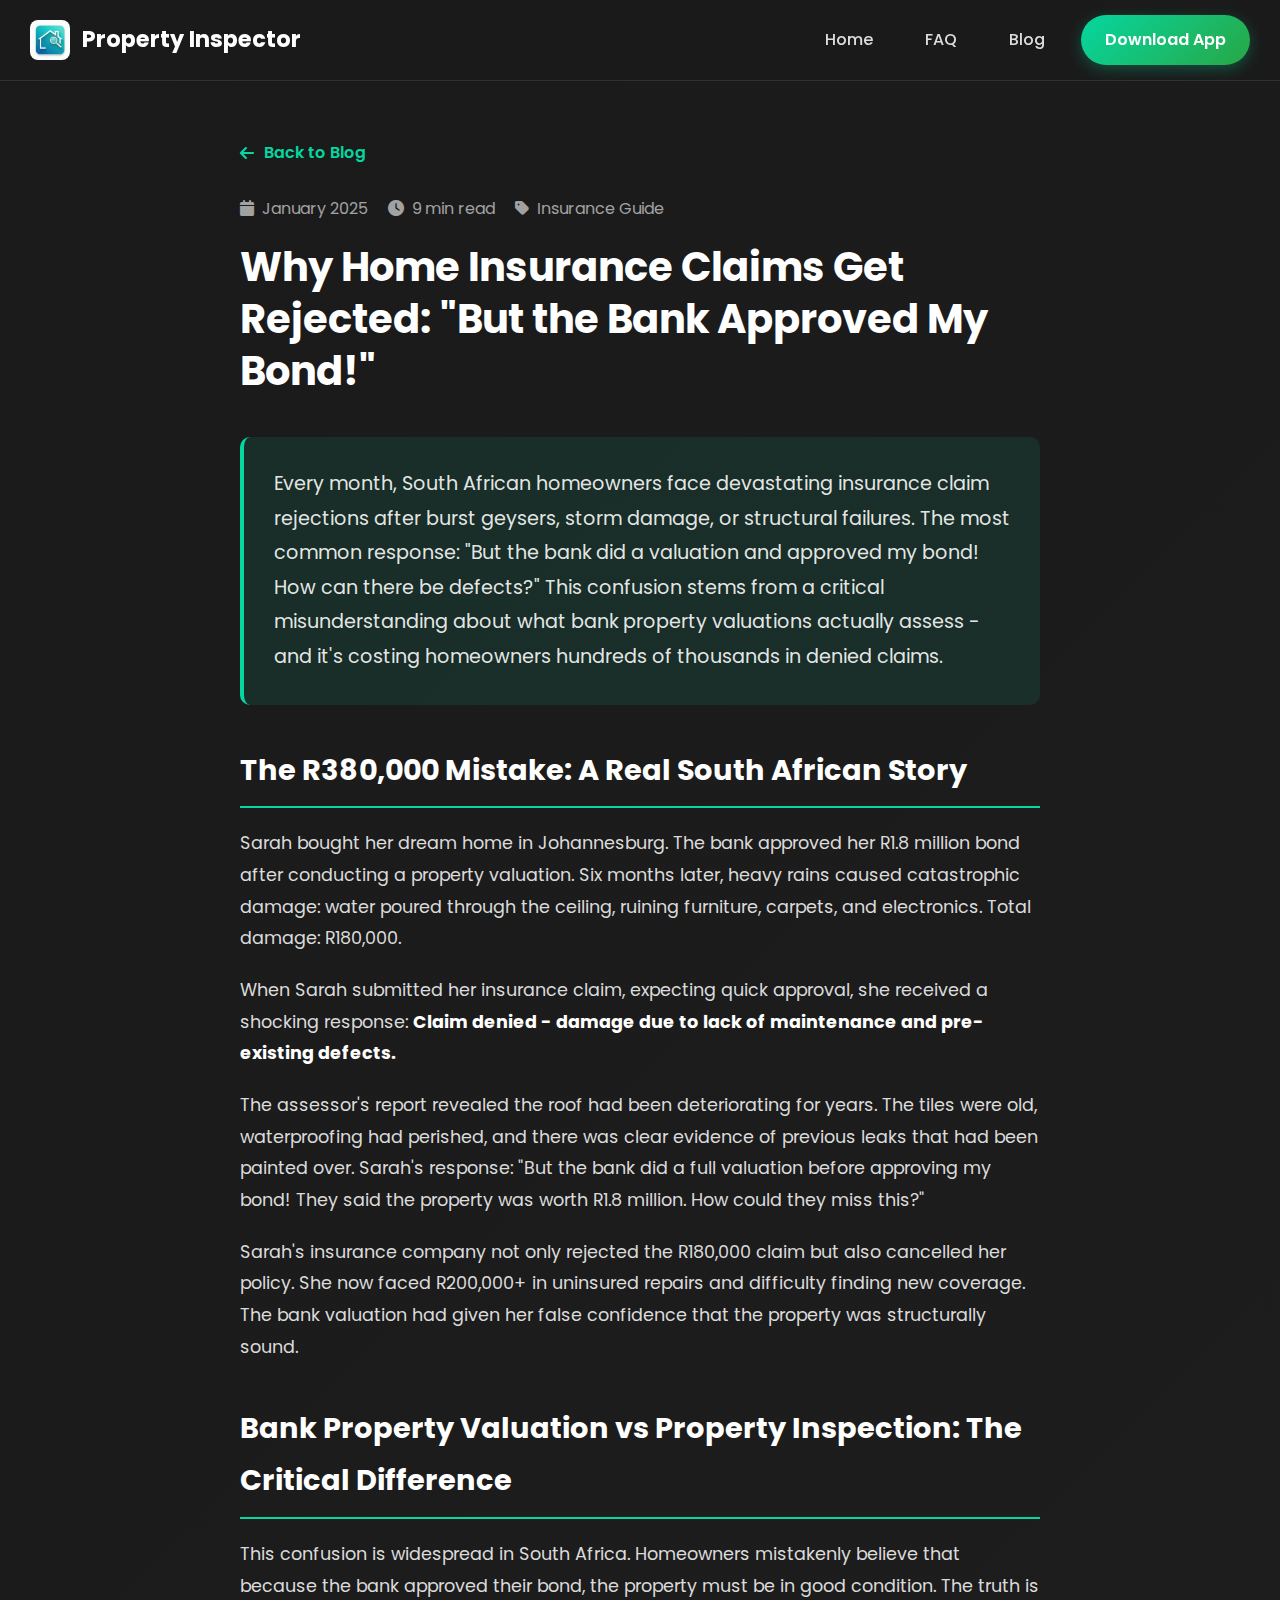
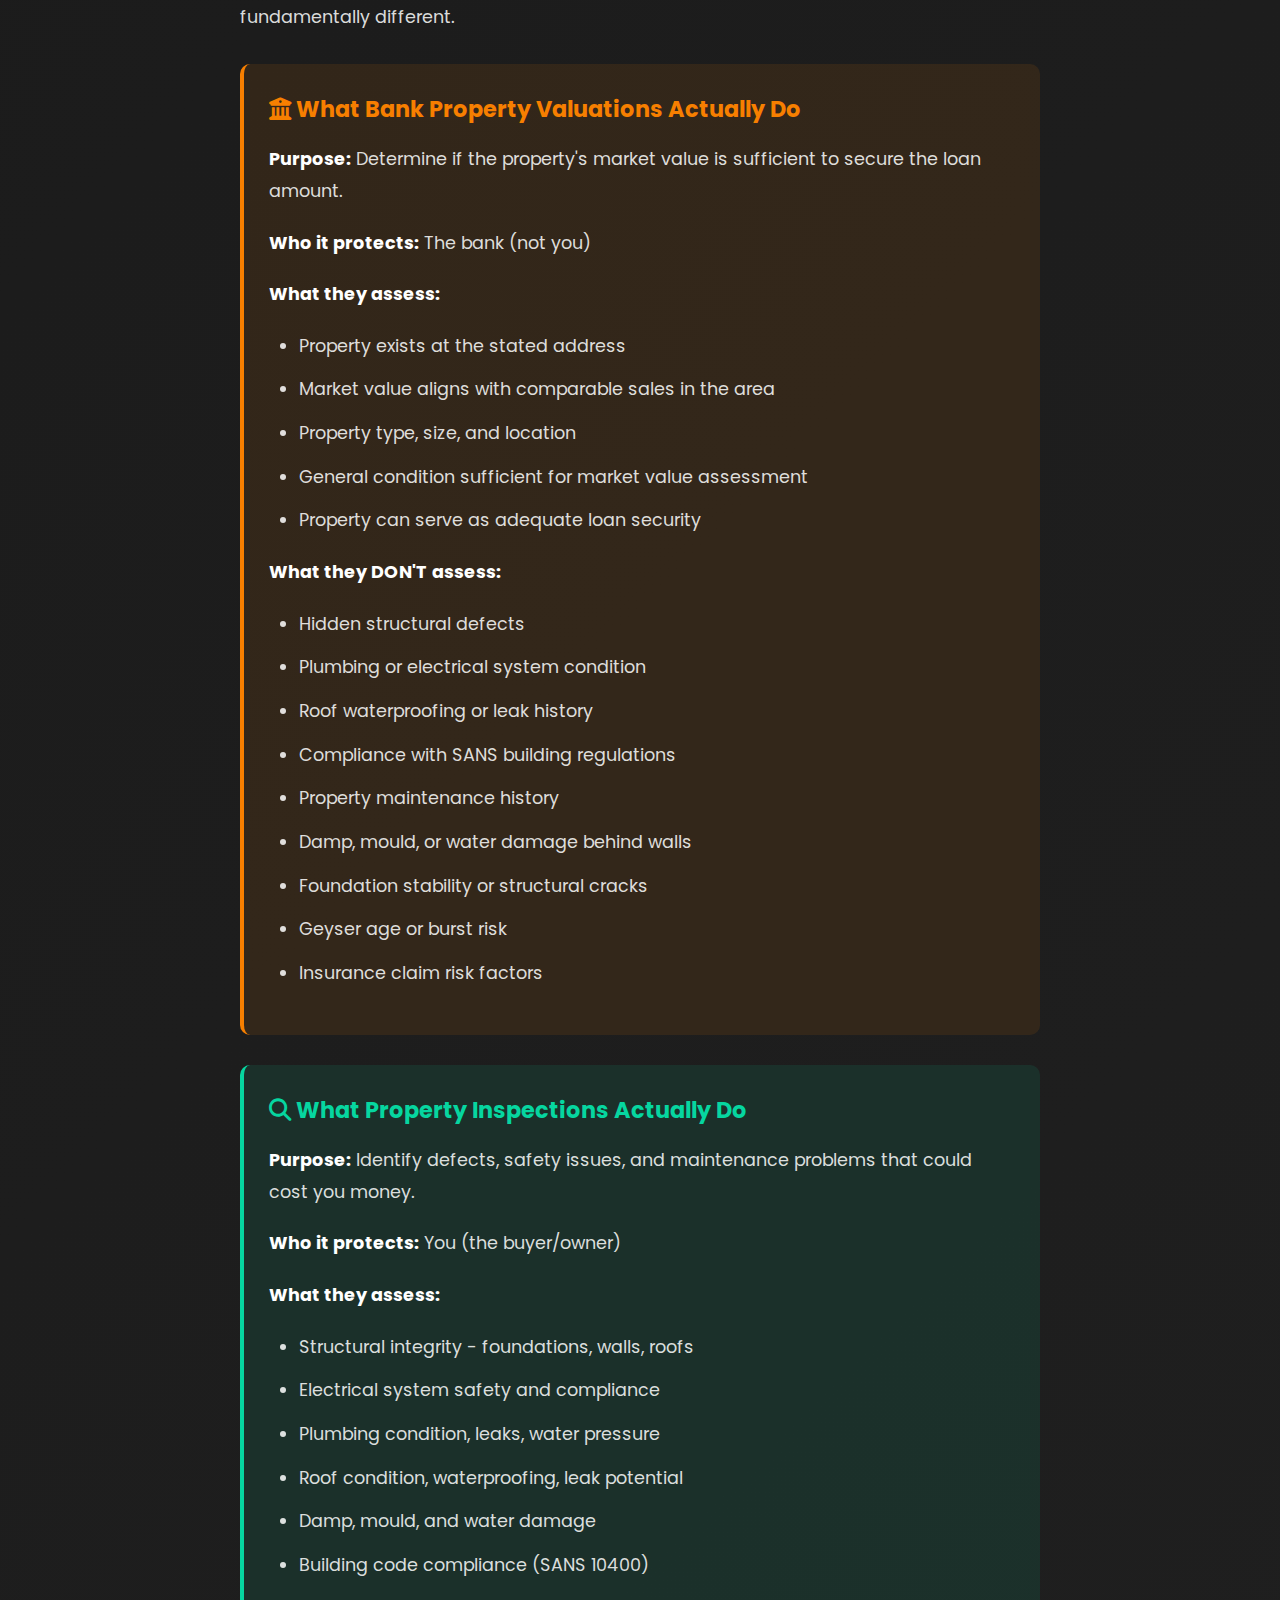
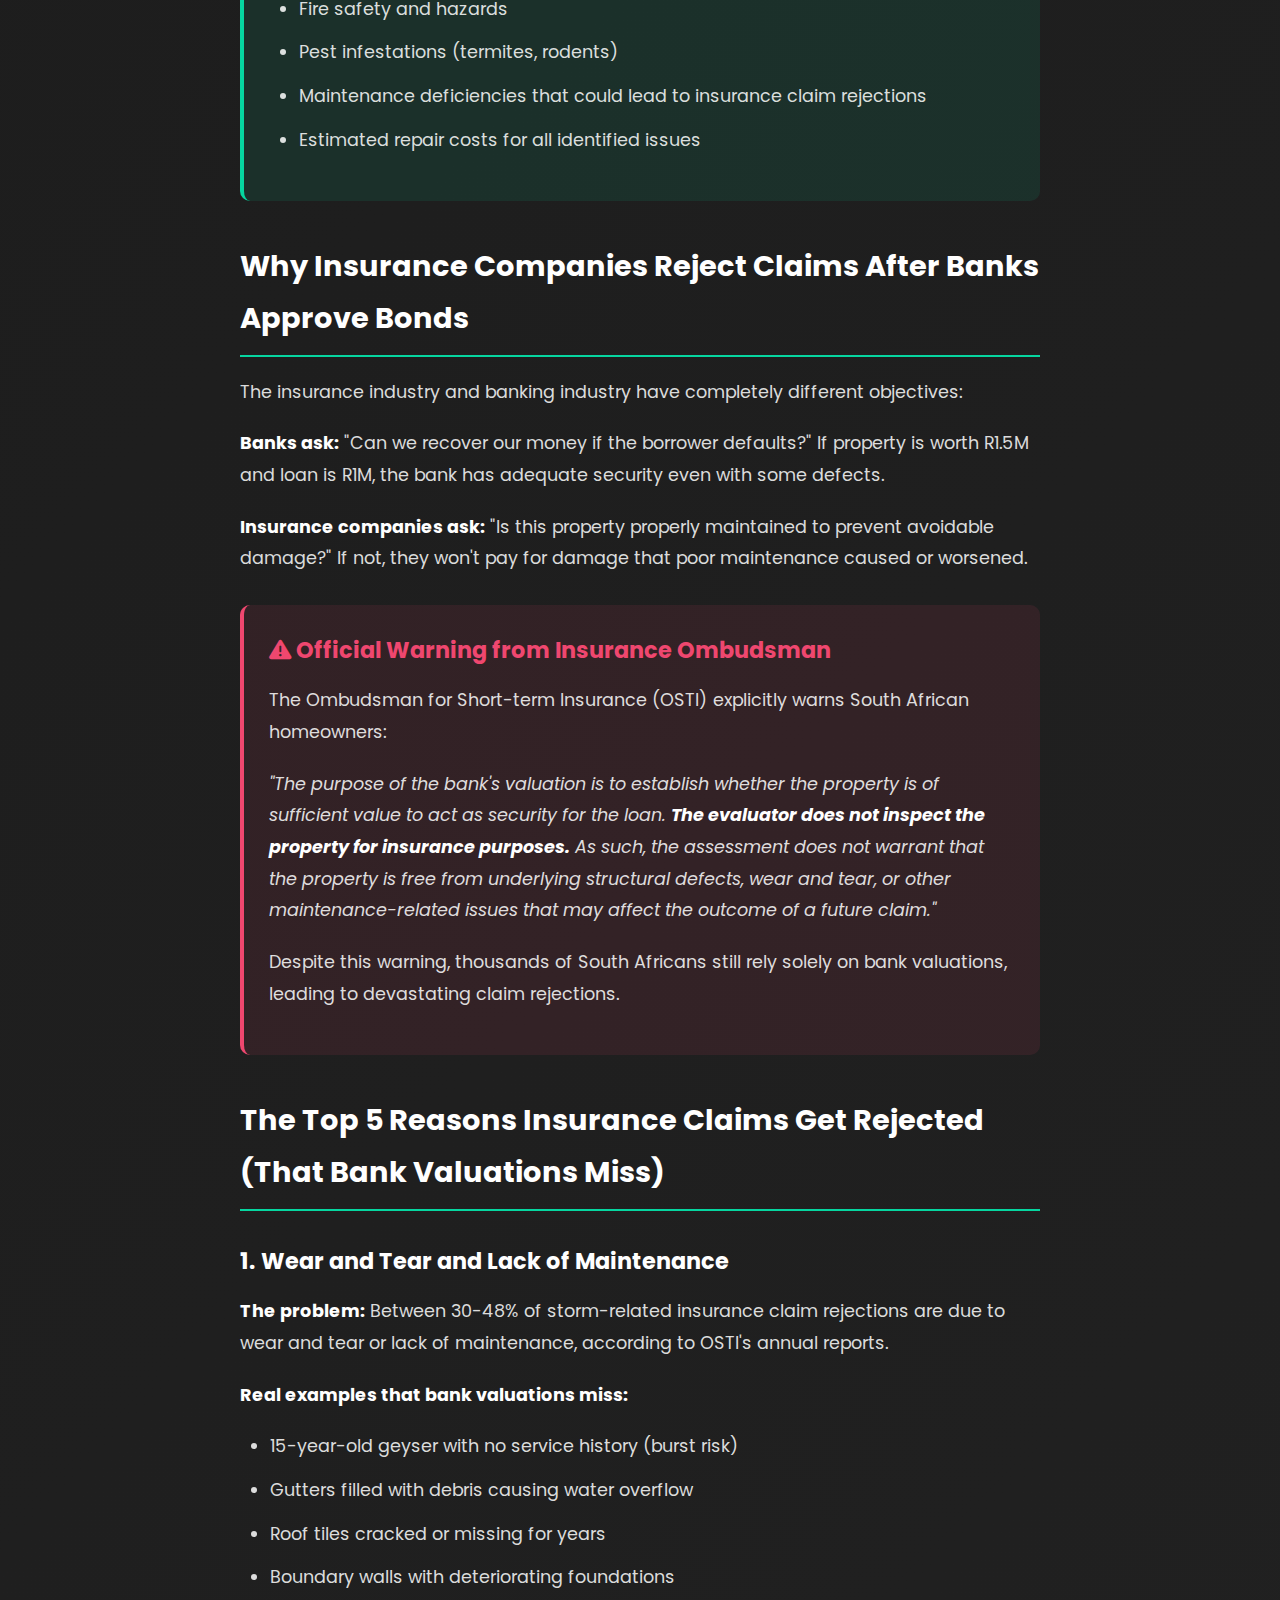
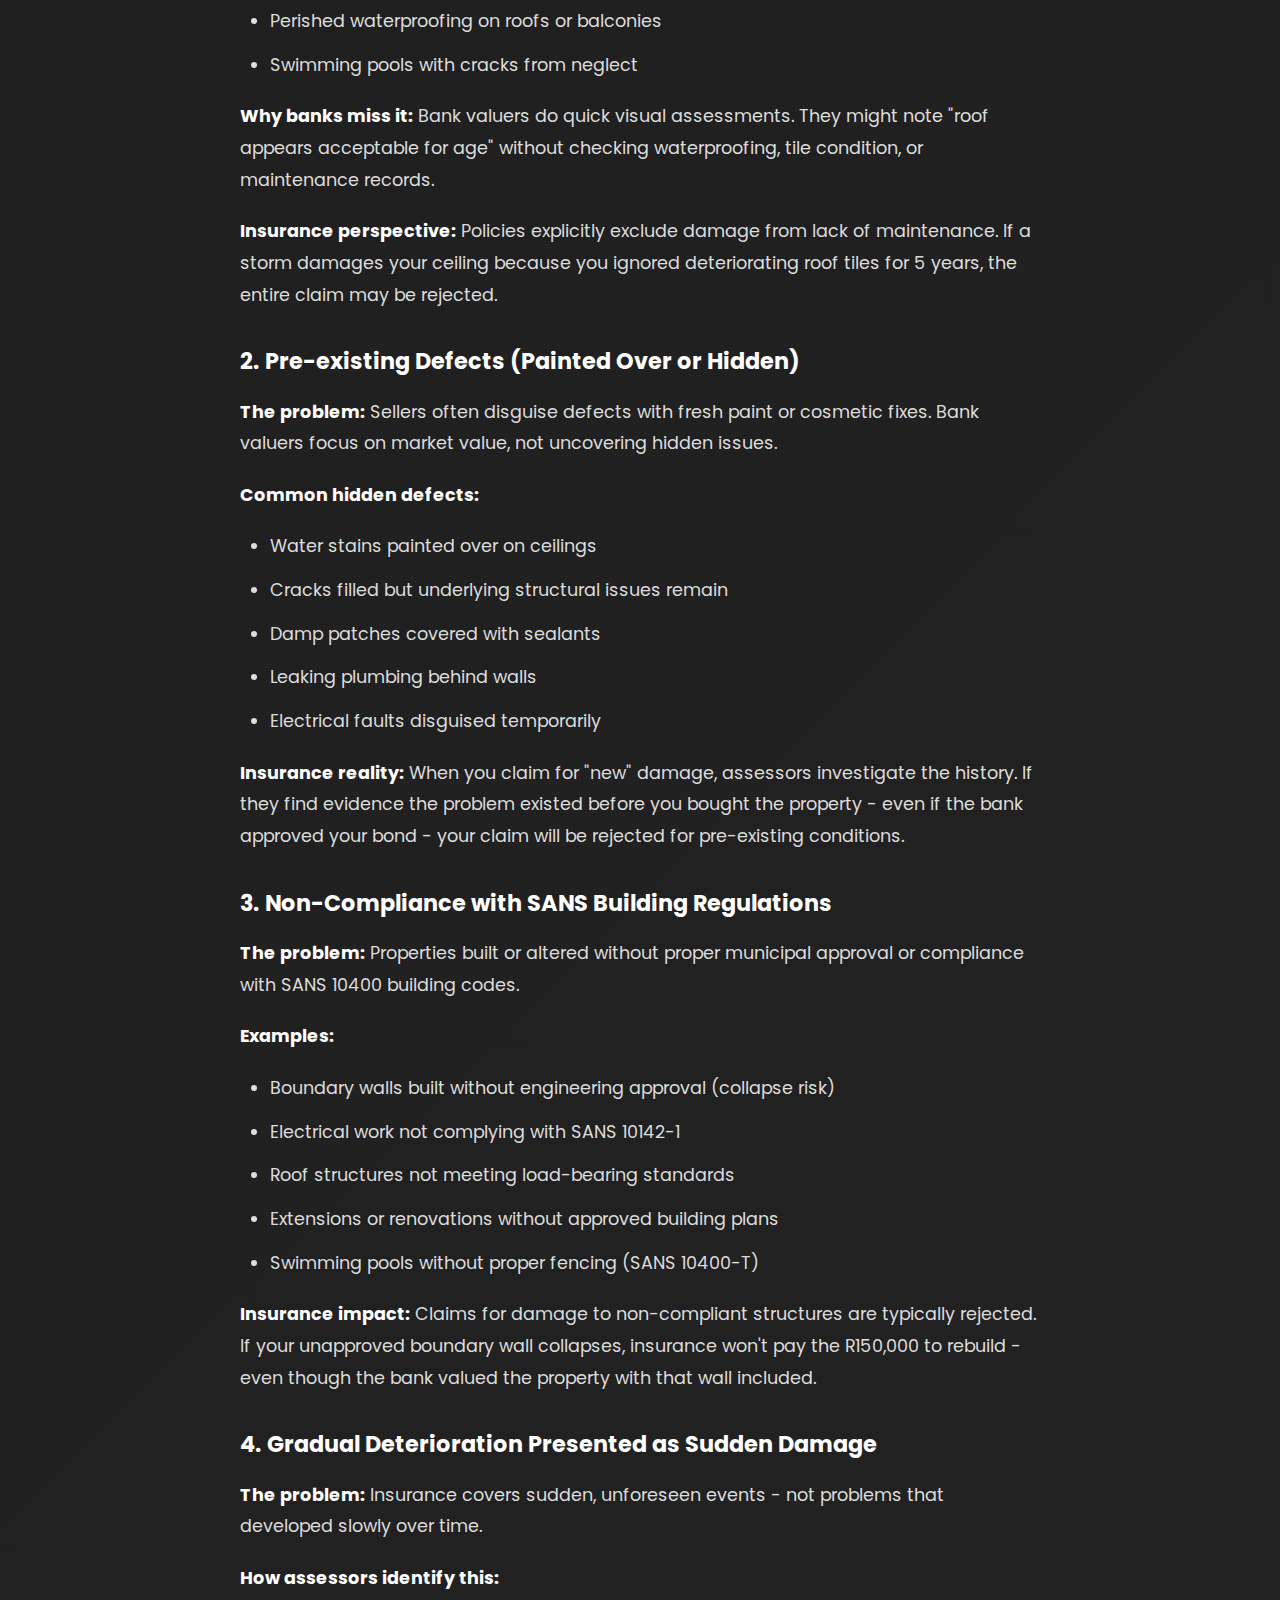
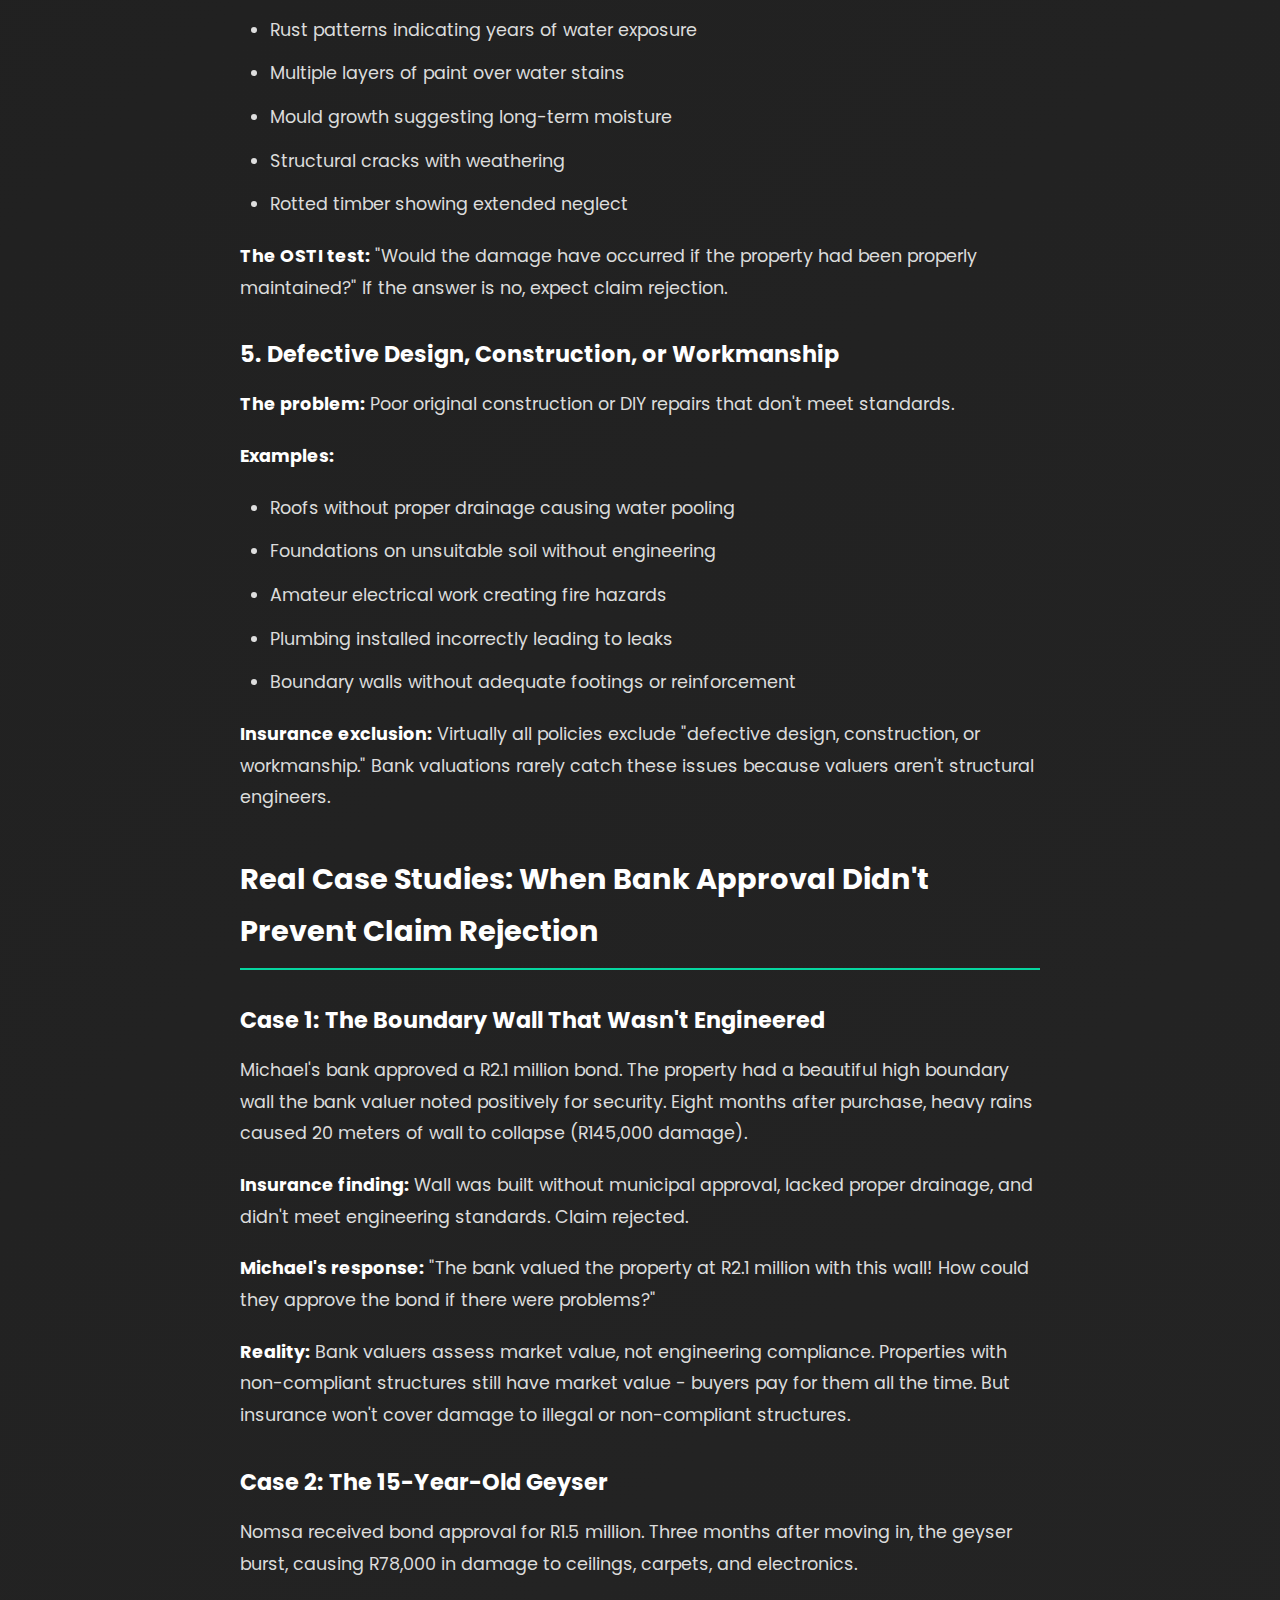
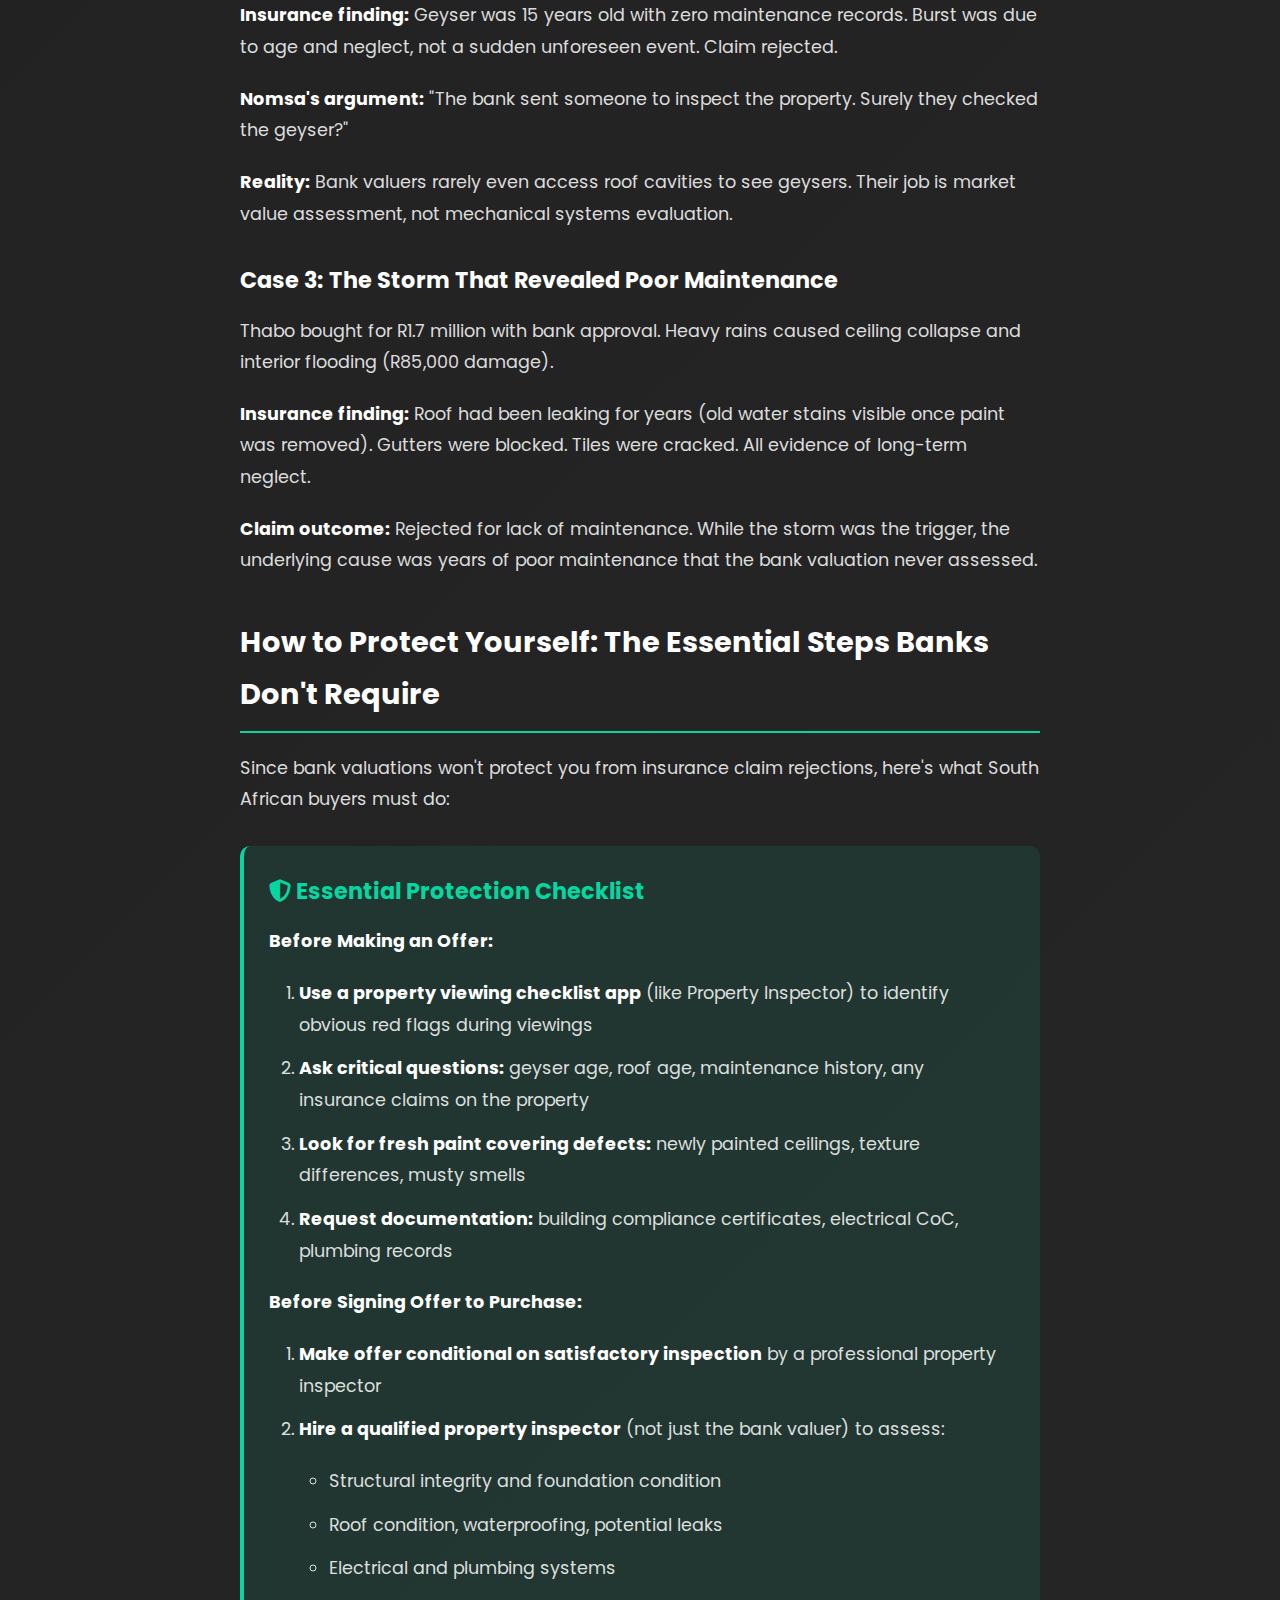
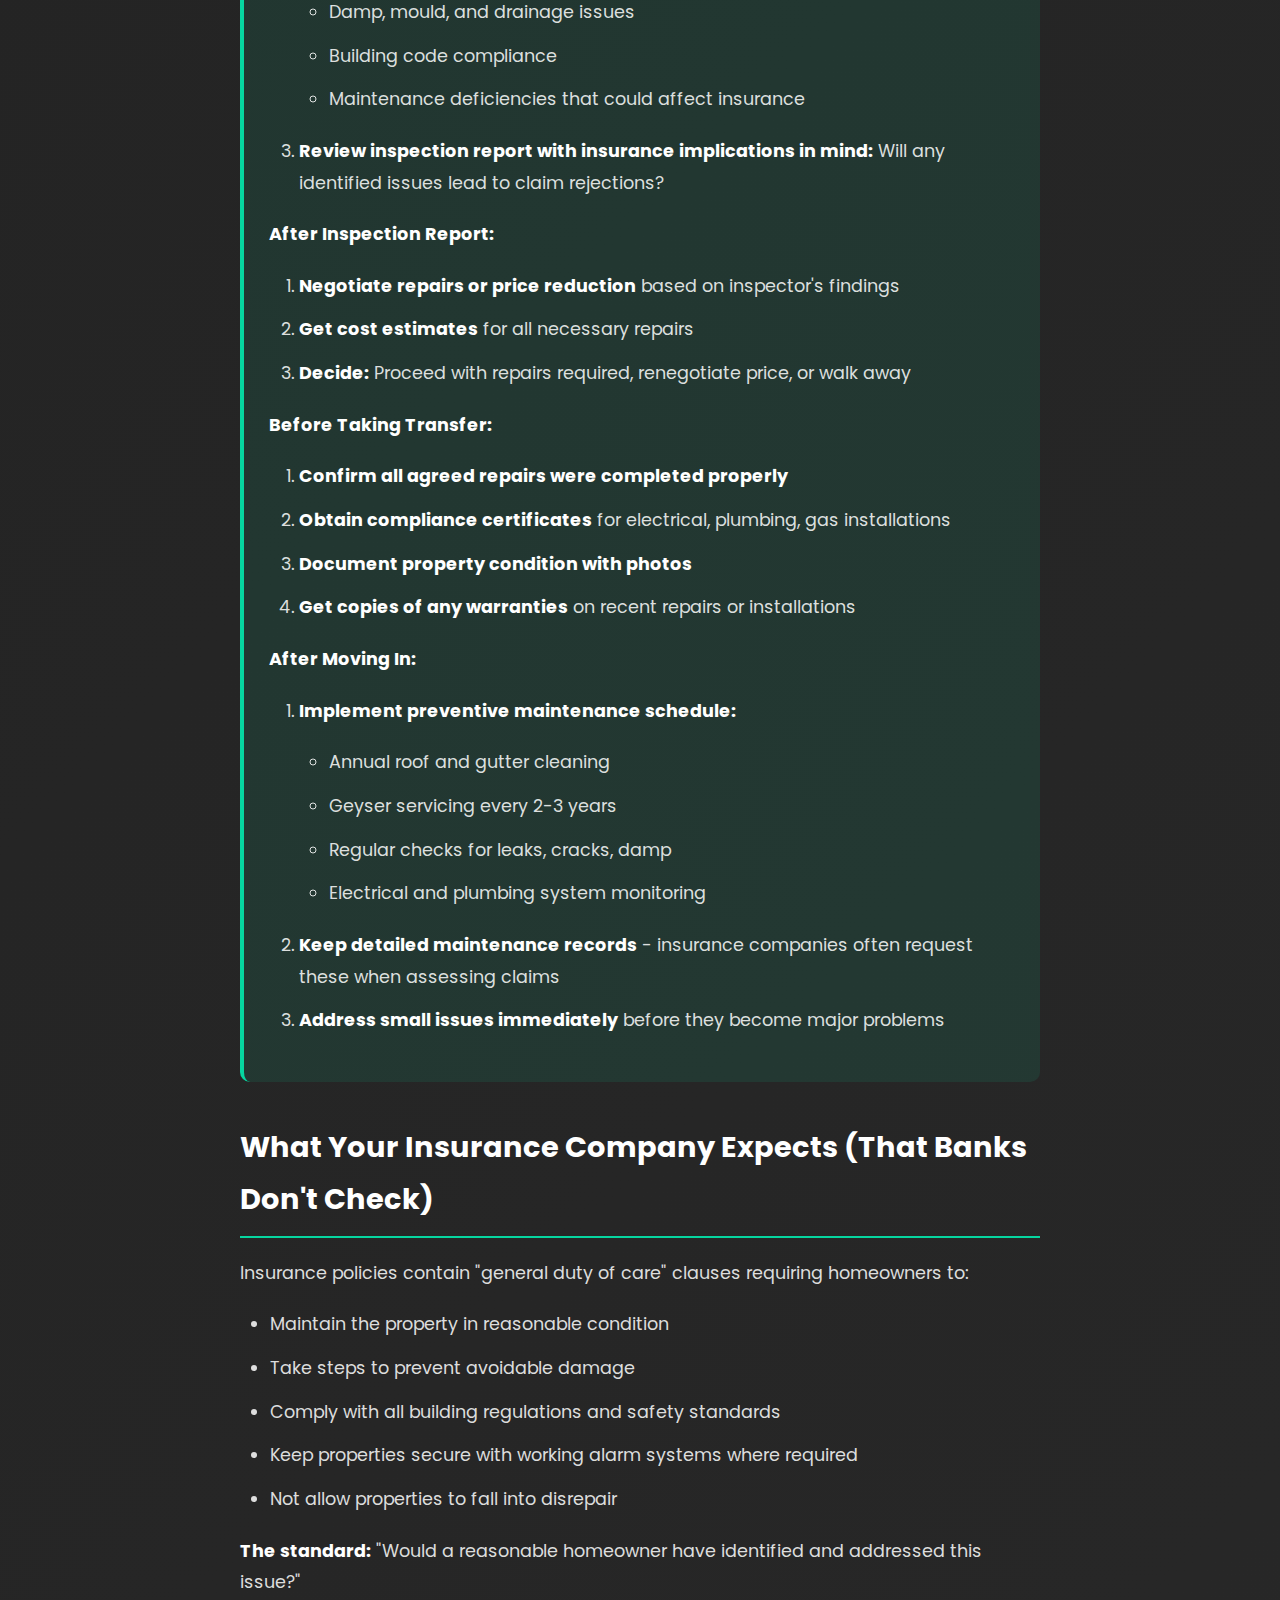
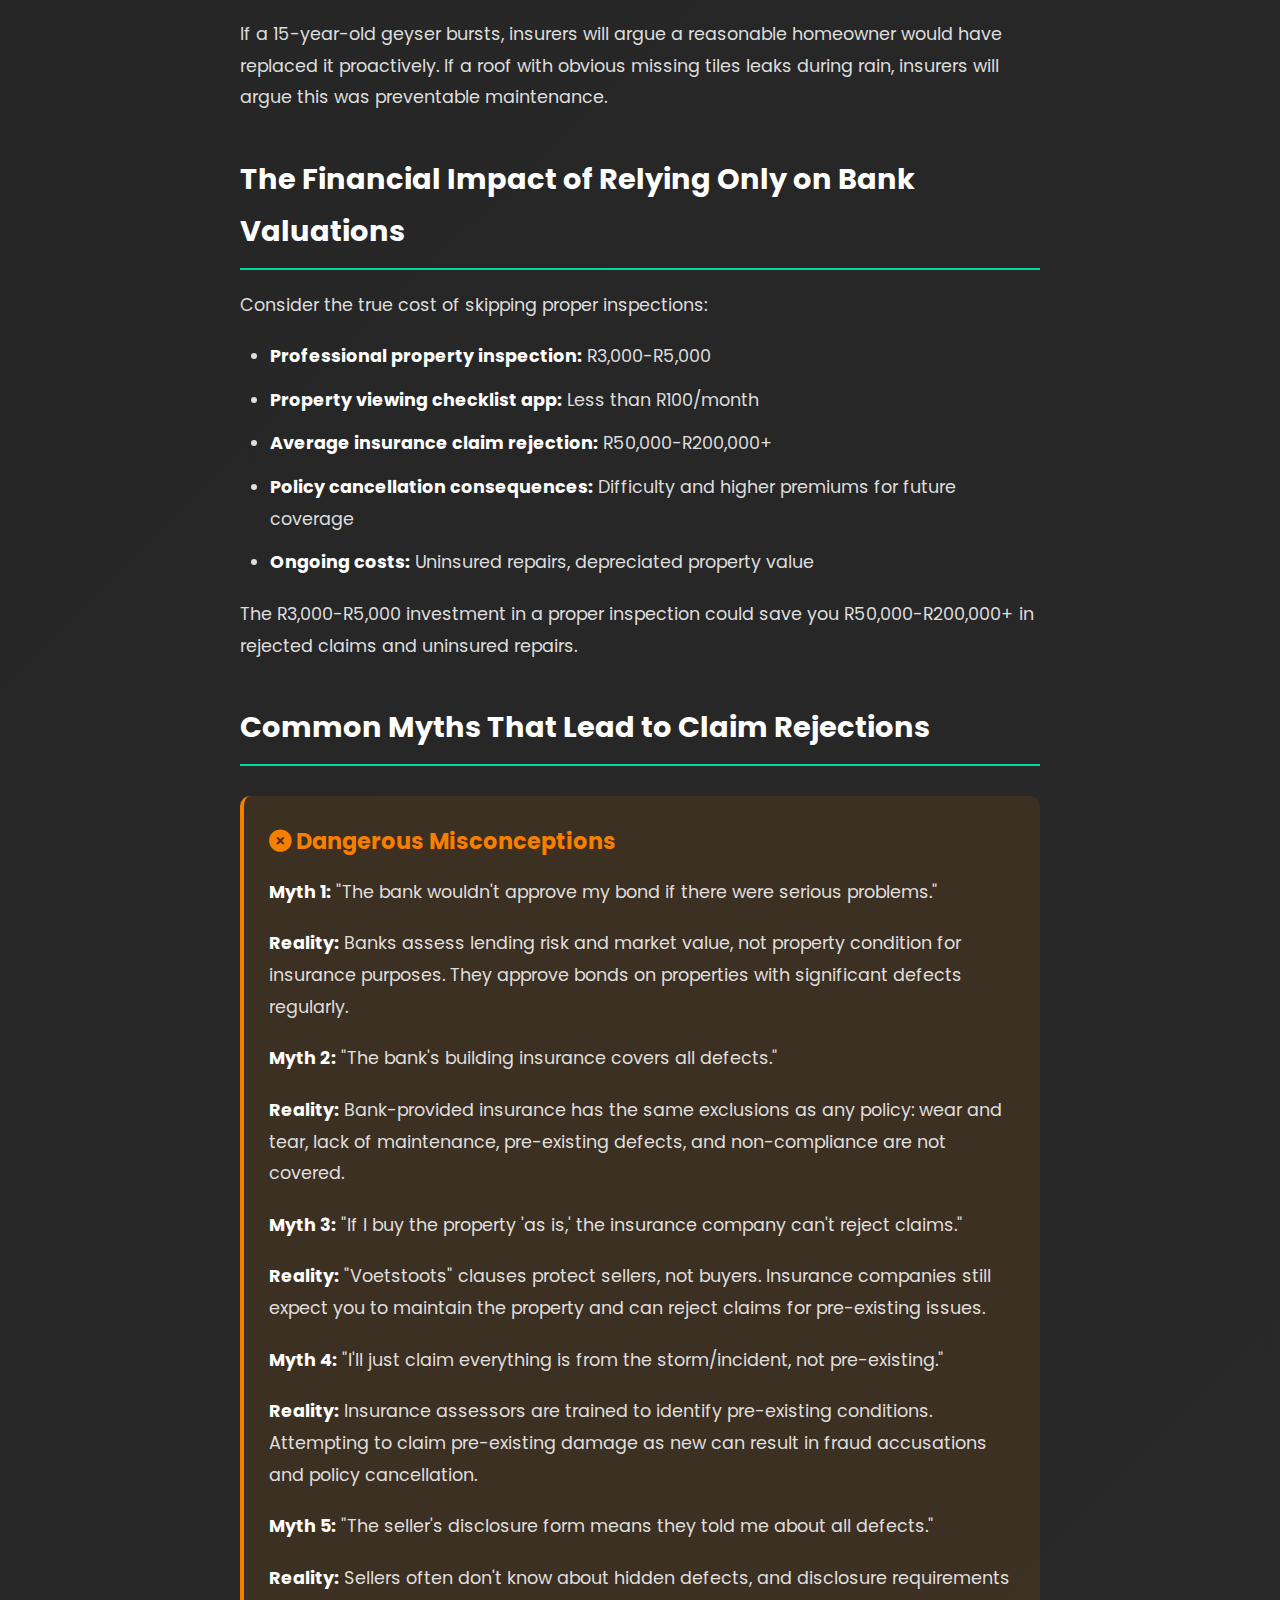
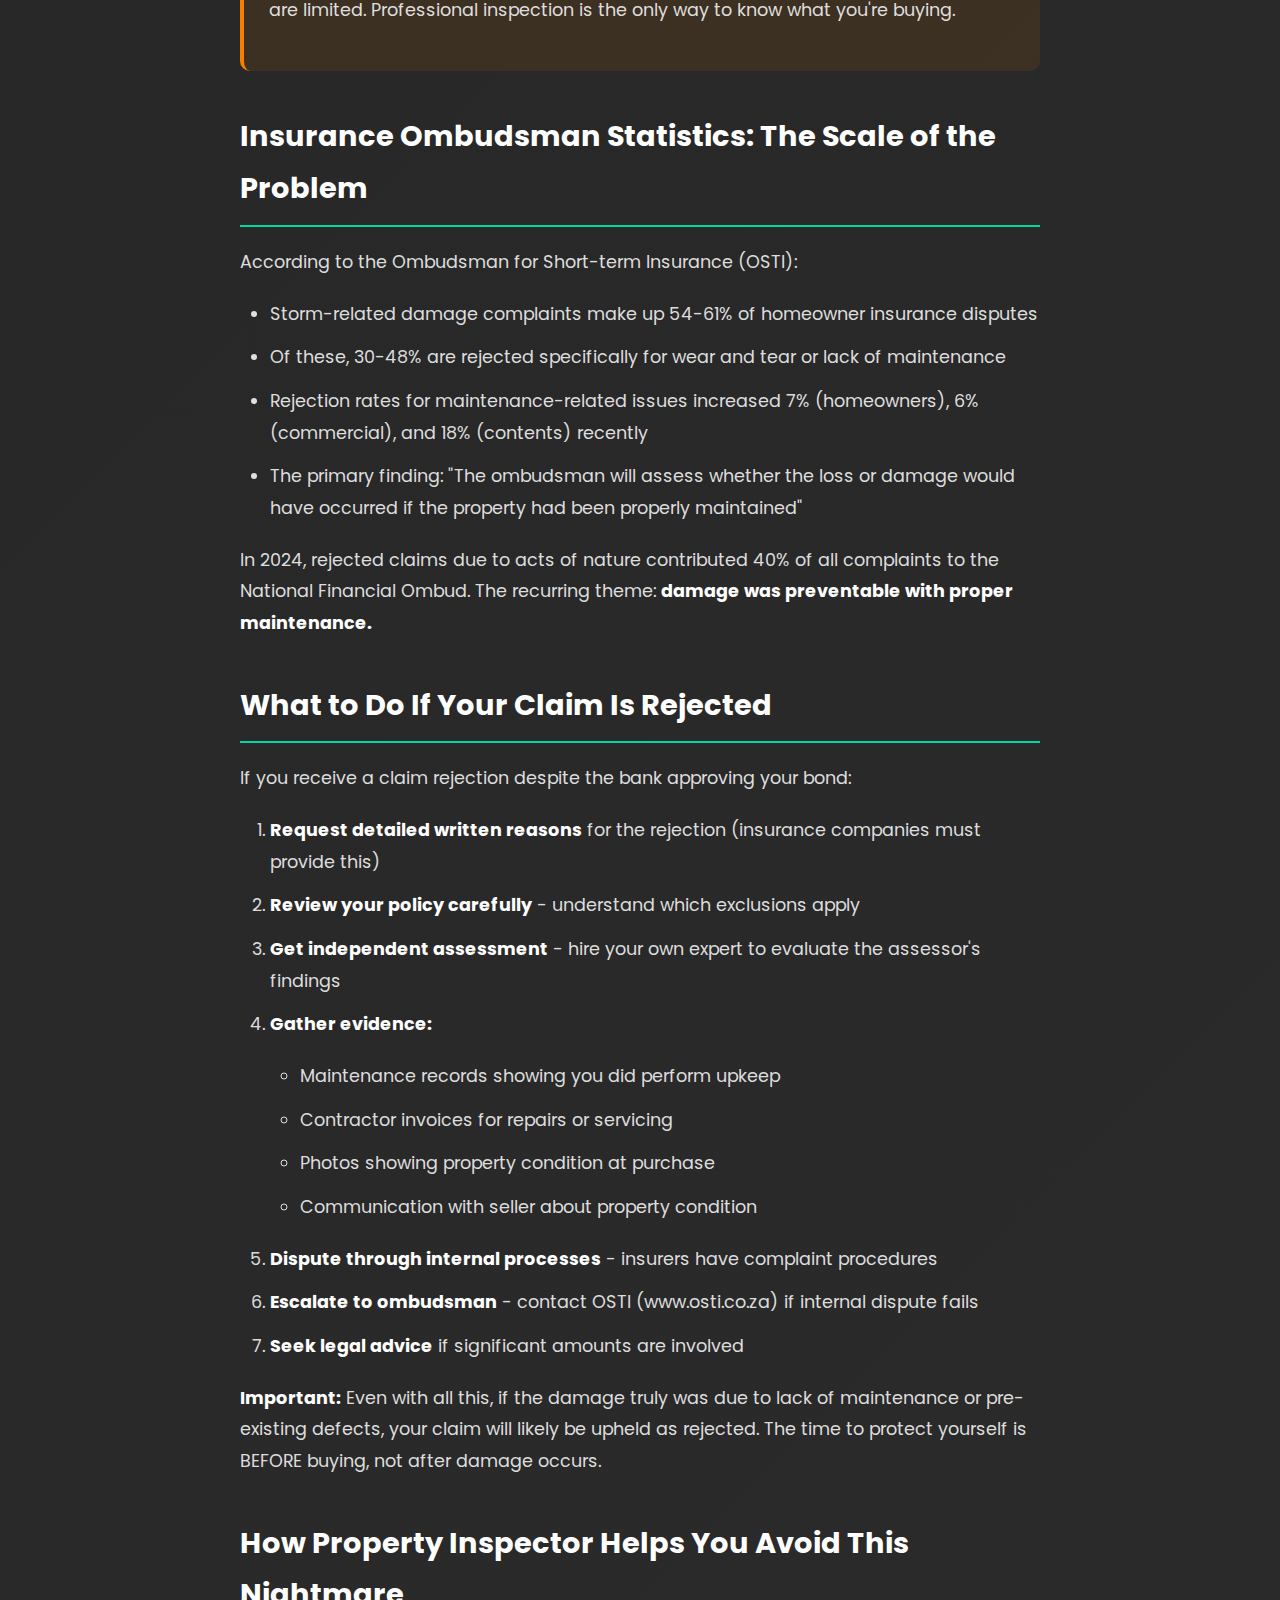
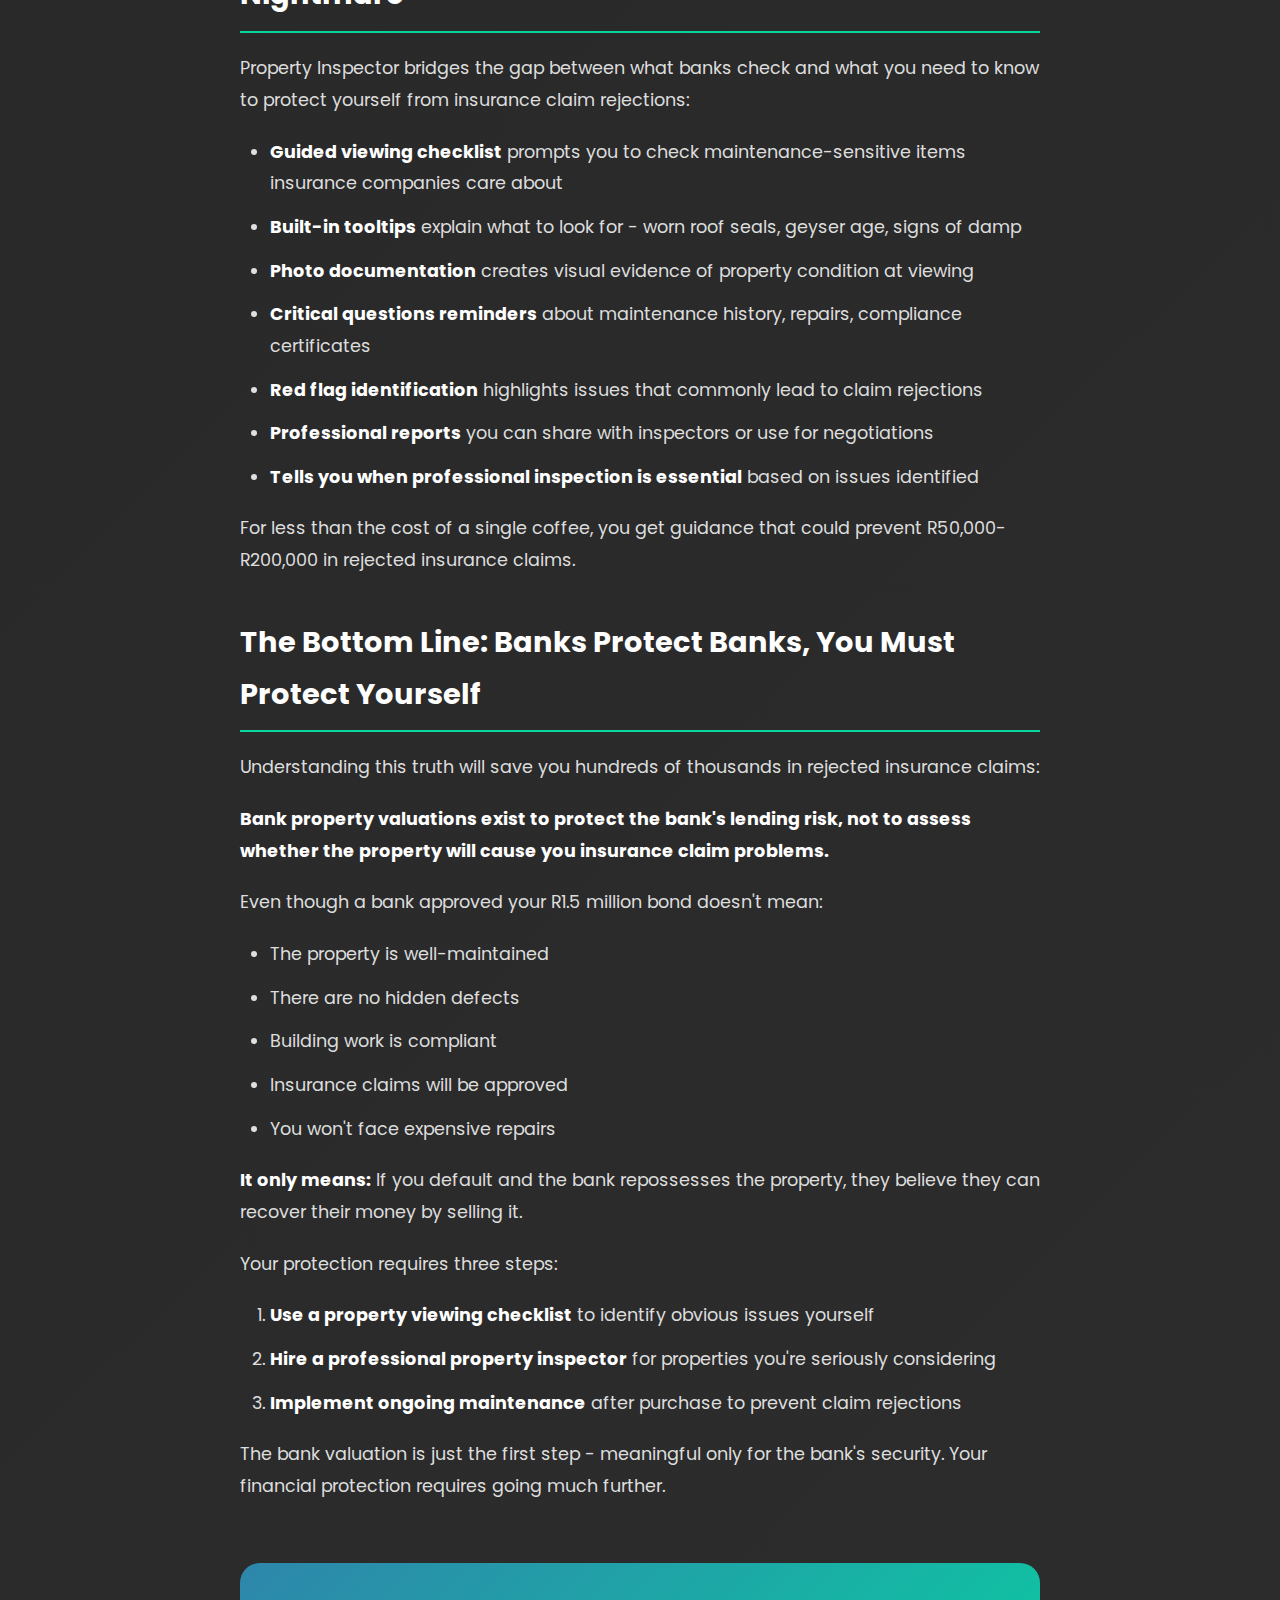
<file: blog-bank-valuation-vs-inspection.html>
<!DOCTYPE html>
<html lang="en">
<head>
    <meta charset="UTF-8">
    <meta name="viewport" content="width=device-width, initial-scale=1.0">
    
    <title>Bank Valuation vs Property Inspection: Why Insurance Claims Get Rejected | Property Inspector</title>
    <meta name="description" content="Discover why South African homeowners' insurance claims are rejected despite bank bond approval. Learn the critical difference between bank property valuations and inspections, and protect yourself from denied claims.">
    <meta name="keywords" content="bank valuation vs inspection, insurance claim rejected, bank property evaluation, property inspection south africa, home insurance claim denied, wear and tear insurance, bank valuation sufficient, property maintenance insurance">
    
    <link href="https://fonts.googleapis.com/css2?family=Poppins:wght@300;400;500;600;700;800;900&display=swap" rel="stylesheet">
    <link rel="stylesheet" href="https://cdnjs.cloudflare.com/ajax/libs/font-awesome/6.5.1/css/all.min.css">
    <link rel="stylesheet" href="website-styles.css">
    <link rel="icon" type="image/jpeg" href="images/logo.jpg">
    
    <style>
        .blog-article{padding:140px 0 80px}.article-container{max-width:800px;margin:0 auto}.article-header{margin-bottom:40px}.article-meta{display:flex;gap:20px;margin-bottom:20px;color:rgba(255,255,255,0.6)}.article-meta span{display:flex;align-items:center;gap:8px}.article-header h1{font-size:2.5rem;color:#fff;margin-bottom:20px;line-height:1.3}.article-intro{font-size:1.2rem;color:rgba(255,255,255,0.9);line-height:1.8;margin-bottom:40px;padding:30px;background:rgba(6,214,160,0.1);border-left:4px solid #06D6A0;border-radius:10px}.article-content{color:rgba(255,255,255,0.85);line-height:1.8;font-size:1.1rem}.article-content h2{font-size:1.8rem;color:#fff;margin:40px 0 20px 0;padding-bottom:10px;border-bottom:2px solid #06D6A0}.article-content h3{font-size:1.4rem;color:#fff;margin:30px 0 15px 0}.article-content p{margin-bottom:20px}.article-content ul,.article-content ol{margin:20px 0;padding-left:30px}.article-content li{margin-bottom:12px}.article-content strong{color:#fff}.highlight-box{background:rgba(247,127,0,0.1);border-left:4px solid #F77F00;padding:25px;margin:30px 0;border-radius:10px}.highlight-box h3{color:#F77F00;margin-top:0}.tip-box{background:rgba(6,214,160,0.1);border-left:4px solid #06D6A0;padding:25px;margin:30px 0;border-radius:10px}.tip-box h3{color:#06D6A0;margin-top:0}.warning-box{background:rgba(239,71,111,0.1);border-left:4px solid #EF476F;padding:25px;margin:30px 0;border-radius:10px}.warning-box h3{color:#EF476F;margin-top:0}.article-cta{background:linear-gradient(135deg,#2E86AB,#06D6A0);padding:40px;border-radius:20px;text-align:center;margin:60px 0 40px 0}.article-cta h3{font-size:1.8rem;margin-bottom:15px;color:#fff}.article-cta p{font-size:1.1rem;margin-bottom:25px;color:rgba(255,255,255,0.9)}.back-to-blog{display:inline-flex;align-items:center;gap:10px;color:#06D6A0;text-decoration:none;font-weight:600;margin-bottom:30px}.back-to-blog:hover{gap:15px}@media (max-width:768px){.article-header h1{font-size:1.8rem}.article-content{font-size:1rem}}
    </style>
</head>
<body>
    <nav class="navbar" id="navbar">
        <div class="container">
            <div class="nav-content">
                <a href="index.html" class="nav-logo">
                    <img src="images/logo.jpg" alt="Property Inspector Logo">
                    <span>Property Inspector</span>
                </a>
                <button class="nav-toggle" id="navToggle">
                    <i class="fas fa-bars"></i>
                </button>
                <ul class="nav-menu" id="navMenu">
                    <li><a href="index.html" class="nav-link">Home</a></li>
                    <li><a href="faq.html" class="nav-link">FAQ</a></li>
                    <li><a href="blog.html" class="nav-link">Blog</a></li>
                    <li><a href="https://play.google.com/store/apps/details?id=com.joelapexs.propertyinspector" target="_blank" class="nav-link btn-primary">Download App</a></li>
                </ul>
            </div>
        </div>
    </nav>

    <article class="blog-article">
        <div class="container">
            <div class="article-container">
                <a href="blog.html" class="back-to-blog">
                    <i class="fas fa-arrow-left"></i> Back to Blog
                </a>
                
                <div class="article-header">
                    <div class="article-meta">
                        <span><i class="fas fa-calendar"></i> January 2025</span>
                        <span><i class="fas fa-clock"></i> 9 min read</span>
                        <span><i class="fas fa-tag"></i> Insurance Guide</span>
                    </div>
                    <h1>Why Home Insurance Claims Get Rejected: "But the Bank Approved My Bond!"</h1>
                </div>
                
                <div class="article-intro">
                    Every month, South African homeowners face devastating insurance claim rejections after burst geysers, storm damage, or structural failures. The most common response: "But the bank did a valuation and approved my bond! How can there be defects?" This confusion stems from a critical misunderstanding about what bank property valuations actually assess - and it's costing homeowners hundreds of thousands in denied claims.
                </div>
                
                <div class="article-content">
                    <h2>The R380,000 Mistake: A Real South African Story</h2>
                    
                    <p>Sarah bought her dream home in Johannesburg. The bank approved her R1.8 million bond after conducting a property valuation. Six months later, heavy rains caused catastrophic damage: water poured through the ceiling, ruining furniture, carpets, and electronics. Total damage: R180,000.</p>
                    
                    <p>When Sarah submitted her insurance claim, expecting quick approval, she received a shocking response: <strong>Claim denied - damage due to lack of maintenance and pre-existing defects.</strong></p>
                    
                    <p>The assessor's report revealed the roof had been deteriorating for years. The tiles were old, waterproofing had perished, and there was clear evidence of previous leaks that had been painted over. Sarah's response: "But the bank did a full valuation before approving my bond! They said the property was worth R1.8 million. How could they miss this?"</p>
                    
                    <p>Sarah's insurance company not only rejected the R180,000 claim but also cancelled her policy. She now faced R200,000+ in uninsured repairs and difficulty finding new coverage. The bank valuation had given her false confidence that the property was structurally sound.</p>
                    
                    <h2>Bank Property Valuation vs Property Inspection: The Critical Difference</h2>
                    
                    <p>This confusion is widespread in South Africa. Homeowners mistakenly believe that because the bank approved their bond, the property must be in good condition. The truth is fundamentally different.</p>
                    
                    <div class="highlight-box">
                        <h3><i class="fas fa-university"></i> What Bank Property Valuations Actually Do</h3>
                        <p><strong>Purpose:</strong> Determine if the property's market value is sufficient to secure the loan amount.</p>
                        <p><strong>Who it protects:</strong> The bank (not you)</p>
                        <p><strong>What they assess:</strong></p>
                        <ul>
                            <li>Property exists at the stated address</li>
                            <li>Market value aligns with comparable sales in the area</li>
                            <li>Property type, size, and location</li>
                            <li>General condition sufficient for market value assessment</li>
                            <li>Property can serve as adequate loan security</li>
                        </ul>
                        <p><strong>What they DON'T assess:</strong></p>
                        <ul>
                            <li>Hidden structural defects</li>
                            <li>Plumbing or electrical system condition</li>
                            <li>Roof waterproofing or leak history</li>
                            <li>Compliance with SANS building regulations</li>
                            <li>Property maintenance history</li>
                            <li>Damp, mould, or water damage behind walls</li>
                            <li>Foundation stability or structural cracks</li>
                            <li>Geyser age or burst risk</li>
                            <li>Insurance claim risk factors</li>
                        </ul>
                    </div>
                    
                    <div class="tip-box">
                        <h3><i class="fas fa-search"></i> What Property Inspections Actually Do</h3>
                        <p><strong>Purpose:</strong> Identify defects, safety issues, and maintenance problems that could cost you money.</p>
                        <p><strong>Who it protects:</strong> You (the buyer/owner)</p>
                        <p><strong>What they assess:</strong></p>
                        <ul>
                            <li>Structural integrity - foundations, walls, roofs</li>
                            <li>Electrical system safety and compliance</li>
                            <li>Plumbing condition, leaks, water pressure</li>
                            <li>Roof condition, waterproofing, leak potential</li>
                            <li>Damp, mould, and water damage</li>
                            <li>Building code compliance (SANS 10400)</li>
                            <li>Fire safety and hazards</li>
                            <li>Pest infestations (termites, rodents)</li>
                            <li>Maintenance deficiencies that could lead to insurance claim rejections</li>
                            <li>Estimated repair costs for all identified issues</li>
                        </ul>
                    </div>
                    
                    <h2>Why Insurance Companies Reject Claims After Banks Approve Bonds</h2>
                    
                    <p>The insurance industry and banking industry have completely different objectives:</p>
                    
                    <p><strong>Banks ask:</strong> "Can we recover our money if the borrower defaults?" If property is worth R1.5M and loan is R1M, the bank has adequate security even with some defects.</p>
                    
                    <p><strong>Insurance companies ask:</strong> "Is this property properly maintained to prevent avoidable damage?" If not, they won't pay for damage that poor maintenance caused or worsened.</p>
                    
                    <div class="warning-box">
                        <h3><i class="fas fa-exclamation-triangle"></i> Official Warning from Insurance Ombudsman</h3>
                        <p>The Ombudsman for Short-term Insurance (OSTI) explicitly warns South African homeowners:</p>
                        <p><em>"The purpose of the bank's valuation is to establish whether the property is of sufficient value to act as security for the loan. <strong>The evaluator does not inspect the property for insurance purposes.</strong> As such, the assessment does not warrant that the property is free from underlying structural defects, wear and tear, or other maintenance-related issues that may affect the outcome of a future claim."</em></p>
                        <p>Despite this warning, thousands of South Africans still rely solely on bank valuations, leading to devastating claim rejections.</p>
                    </div>
                    
                    <h2>The Top 5 Reasons Insurance Claims Get Rejected (That Bank Valuations Miss)</h2>
                    
                    <h3>1. Wear and Tear and Lack of Maintenance</h3>
                    
                    <p><strong>The problem:</strong> Between 30-48% of storm-related insurance claim rejections are due to wear and tear or lack of maintenance, according to OSTI's annual reports.</p>
                    
                    <p><strong>Real examples that bank valuations miss:</strong></p>
                    <ul>
                        <li>15-year-old geyser with no service history (burst risk)</li>
                        <li>Gutters filled with debris causing water overflow</li>
                        <li>Roof tiles cracked or missing for years</li>
                        <li>Boundary walls with deteriorating foundations</li>
                        <li>Perished waterproofing on roofs or balconies</li>
                        <li>Swimming pools with cracks from neglect</li>
                    </ul>
                    
                    <p><strong>Why banks miss it:</strong> Bank valuers do quick visual assessments. They might note "roof appears acceptable for age" without checking waterproofing, tile condition, or maintenance records.</p>
                    
                    <p><strong>Insurance perspective:</strong> Policies explicitly exclude damage from lack of maintenance. If a storm damages your ceiling because you ignored deteriorating roof tiles for 5 years, the entire claim may be rejected.</p>
                    
                    <h3>2. Pre-existing Defects (Painted Over or Hidden)</h3>
                    
                    <p><strong>The problem:</strong> Sellers often disguise defects with fresh paint or cosmetic fixes. Bank valuers focus on market value, not uncovering hidden issues.</p>
                    
                    <p><strong>Common hidden defects:</strong></p>
                    <ul>
                        <li>Water stains painted over on ceilings</li>
                        <li>Cracks filled but underlying structural issues remain</li>
                        <li>Damp patches covered with sealants</li>
                        <li>Leaking plumbing behind walls</li>
                        <li>Electrical faults disguised temporarily</li>
                    </ul>
                    
                    <p><strong>Insurance reality:</strong> When you claim for "new" damage, assessors investigate the history. If they find evidence the problem existed before you bought the property - even if the bank approved your bond - your claim will be rejected for pre-existing conditions.</p>
                    
                    <h3>3. Non-Compliance with SANS Building Regulations</h3>
                    
                    <p><strong>The problem:</strong> Properties built or altered without proper municipal approval or compliance with SANS 10400 building codes.</p>
                    
                    <p><strong>Examples:</strong></p>
                    <ul>
                        <li>Boundary walls built without engineering approval (collapse risk)</li>
                        <li>Electrical work not complying with SANS 10142-1</li>
                        <li>Roof structures not meeting load-bearing standards</li>
                        <li>Extensions or renovations without approved building plans</li>
                        <li>Swimming pools without proper fencing (SANS 10400-T)</li>
                    </ul>
                    
                    <p><strong>Insurance impact:</strong> Claims for damage to non-compliant structures are typically rejected. If your unapproved boundary wall collapses, insurance won't pay the R150,000 to rebuild - even though the bank valued the property with that wall included.</p>
                    
                    <h3>4. Gradual Deterioration Presented as Sudden Damage</h3>
                    
                    <p><strong>The problem:</strong> Insurance covers sudden, unforeseen events - not problems that developed slowly over time.</p>
                    
                    <p><strong>How assessors identify this:</strong></p>
                    <ul>
                        <li>Rust patterns indicating years of water exposure</li>
                        <li>Multiple layers of paint over water stains</li>
                        <li>Mould growth suggesting long-term moisture</li>
                        <li>Structural cracks with weathering</li>
                        <li>Rotted timber showing extended neglect</li>
                    </ul>
                    
                    <p><strong>The OSTI test:</strong> "Would the damage have occurred if the property had been properly maintained?" If the answer is no, expect claim rejection.</p>
                    
                    <h3>5. Defective Design, Construction, or Workmanship</h3>
                    
                    <p><strong>The problem:</strong> Poor original construction or DIY repairs that don't meet standards.</p>
                    
                    <p><strong>Examples:</strong></p>
                    <ul>
                        <li>Roofs without proper drainage causing water pooling</li>
                        <li>Foundations on unsuitable soil without engineering</li>
                        <li>Amateur electrical work creating fire hazards</li>
                        <li>Plumbing installed incorrectly leading to leaks</li>
                        <li>Boundary walls without adequate footings or reinforcement</li>
                    </ul>
                    
                    <p><strong>Insurance exclusion:</strong> Virtually all policies exclude "defective design, construction, or workmanship." Bank valuations rarely catch these issues because valuers aren't structural engineers.</p>
                    
                    <h2>Real Case Studies: When Bank Approval Didn't Prevent Claim Rejection</h2>
                    
                    <h3>Case 1: The Boundary Wall That Wasn't Engineered</h3>
                    
                    <p>Michael's bank approved a R2.1 million bond. The property had a beautiful high boundary wall the bank valuer noted positively for security. Eight months after purchase, heavy rains caused 20 meters of wall to collapse (R145,000 damage).</p>
                    
                    <p><strong>Insurance finding:</strong> Wall was built without municipal approval, lacked proper drainage, and didn't meet engineering standards. Claim rejected.</p>
                    
                    <p><strong>Michael's response:</strong> "The bank valued the property at R2.1 million with this wall! How could they approve the bond if there were problems?"</p>
                    
                    <p><strong>Reality:</strong> Bank valuers assess market value, not engineering compliance. Properties with non-compliant structures still have market value - buyers pay for them all the time. But insurance won't cover damage to illegal or non-compliant structures.</p>
                    
                    <h3>Case 2: The 15-Year-Old Geyser</h3>
                    
                    <p>Nomsa received bond approval for R1.5 million. Three months after moving in, the geyser burst, causing R78,000 in damage to ceilings, carpets, and electronics.</p>
                    
                    <p><strong>Insurance finding:</strong> Geyser was 15 years old with zero maintenance records. Burst was due to age and neglect, not a sudden unforeseen event. Claim rejected.</p>
                    
                    <p><strong>Nomsa's argument:</strong> "The bank sent someone to inspect the property. Surely they checked the geyser?"</p>
                    
                    <p><strong>Reality:</strong> Bank valuers rarely even access roof cavities to see geysers. Their job is market value assessment, not mechanical systems evaluation.</p>
                    
                    <h3>Case 3: The Storm That Revealed Poor Maintenance</h3>
                    
                    <p>Thabo bought for R1.7 million with bank approval. Heavy rains caused ceiling collapse and interior flooding (R85,000 damage).</p>
                    
                    <p><strong>Insurance finding:</strong> Roof had been leaking for years (old water stains visible once paint was removed). Gutters were blocked. Tiles were cracked. All evidence of long-term neglect.</p>
                    
                    <p><strong>Claim outcome:</strong> Rejected for lack of maintenance. While the storm was the trigger, the underlying cause was years of poor maintenance that the bank valuation never assessed.</p>
                    
                    <h2>How to Protect Yourself: The Essential Steps Banks Don't Require</h2>
                    
                    <p>Since bank valuations won't protect you from insurance claim rejections, here's what South African buyers must do:</p>
                    
                    <div class="tip-box">
                        <h3><i class="fas fa-shield-alt"></i> Essential Protection Checklist</h3>
                        
                        <p><strong>Before Making an Offer:</strong></p>
                        <ol>
                            <li><strong>Use a property viewing checklist app</strong> (like Property Inspector) to identify obvious red flags during viewings</li>
                            <li><strong>Ask critical questions:</strong> geyser age, roof age, maintenance history, any insurance claims on the property</li>
                            <li><strong>Look for fresh paint covering defects:</strong> newly painted ceilings, texture differences, musty smells</li>
                            <li><strong>Request documentation:</strong> building compliance certificates, electrical CoC, plumbing records</li>
                        </ol>
                        
                        <p><strong>Before Signing Offer to Purchase:</strong></p>
                        <ol>
                            <li><strong>Make offer conditional on satisfactory inspection</strong> by a professional property inspector</li>
                            <li><strong>Hire a qualified property inspector</strong> (not just the bank valuer) to assess:
                                <ul>
                                    <li>Structural integrity and foundation condition</li>
                                    <li>Roof condition, waterproofing, potential leaks</li>
                                    <li>Electrical and plumbing systems</li>
                                    <li>Damp, mould, and drainage issues</li>
                                    <li>Building code compliance</li>
                                    <li>Maintenance deficiencies that could affect insurance</li>
                                </ul>
                            </li>
                            <li><strong>Review inspection report with insurance implications in mind:</strong> Will any identified issues lead to claim rejections?</li>
                        </ol>
                        
                        <p><strong>After Inspection Report:</strong></p>
                        <ol>
                            <li><strong>Negotiate repairs or price reduction</strong> based on inspector's findings</li>
                            <li><strong>Get cost estimates</strong> for all necessary repairs</li>
                            <li><strong>Decide:</strong> Proceed with repairs required, renegotiate price, or walk away</li>
                        </ol>
                        
                        <p><strong>Before Taking Transfer:</strong></p>
                        <ol>
                            <li><strong>Confirm all agreed repairs were completed properly</strong></li>
                            <li><strong>Obtain compliance certificates</strong> for electrical, plumbing, gas installations</li>
                            <li><strong>Document property condition with photos</strong></li>
                            <li><strong>Get copies of any warranties</strong> on recent repairs or installations</li>
                        </ol>
                        
                        <p><strong>After Moving In:</strong></p>
                        <ol>
                            <li><strong>Implement preventive maintenance schedule:</strong>
                                <ul>
                                    <li>Annual roof and gutter cleaning</li>
                                    <li>Geyser servicing every 2-3 years</li>
                                    <li>Regular checks for leaks, cracks, damp</li>
                                    <li>Electrical and plumbing system monitoring</li>
                                </ul>
                            </li>
                            <li><strong>Keep detailed maintenance records</strong> - insurance companies often request these when assessing claims</li>
                            <li><strong>Address small issues immediately</strong> before they become major problems</li>
                        </ol>
                    </div>
                    
                    <h2>What Your Insurance Company Expects (That Banks Don't Check)</h2>
                    
                    <p>Insurance policies contain "general duty of care" clauses requiring homeowners to:</p>
                    
                    <ul>
                        <li>Maintain the property in reasonable condition</li>
                        <li>Take steps to prevent avoidable damage</li>
                        <li>Comply with all building regulations and safety standards</li>
                        <li>Keep properties secure with working alarm systems where required</li>
                        <li>Not allow properties to fall into disrepair</li>
                    </ul>
                    
                    <p><strong>The standard:</strong> "Would a reasonable homeowner have identified and addressed this issue?"</p>
                    
                    <p>If a 15-year-old geyser bursts, insurers will argue a reasonable homeowner would have replaced it proactively. If a roof with obvious missing tiles leaks during rain, insurers will argue this was preventable maintenance.</p>
                    
                    <h2>The Financial Impact of Relying Only on Bank Valuations</h2>
                    
                    <p>Consider the true cost of skipping proper inspections:</p>
                    
                    <ul>
                        <li><strong>Professional property inspection:</strong> R3,000-R5,000</li>
                        <li><strong>Property viewing checklist app:</strong> Less than R100/month</li>
                        <li><strong>Average insurance claim rejection:</strong> R50,000-R200,000+</li>
                        <li><strong>Policy cancellation consequences:</strong> Difficulty and higher premiums for future coverage</li>
                        <li><strong>Ongoing costs:</strong> Uninsured repairs, depreciated property value</li>
                    </ul>
                    
                    <p>The R3,000-R5,000 investment in a proper inspection could save you R50,000-R200,000+ in rejected claims and uninsured repairs.</p>
                    
                    <h2>Common Myths That Lead to Claim Rejections</h2>
                    
                    <div class="highlight-box">
                        <h3><i class="fas fa-times-circle"></i> Dangerous Misconceptions</h3>
                        
                        <p><strong>Myth 1:</strong> "The bank wouldn't approve my bond if there were serious problems."</p>
                        <p><strong>Reality:</strong> Banks assess lending risk and market value, not property condition for insurance purposes. They approve bonds on properties with significant defects regularly.</p>
                        
                        <p><strong>Myth 2:</strong> "The bank's building insurance covers all defects."</p>
                        <p><strong>Reality:</strong> Bank-provided insurance has the same exclusions as any policy: wear and tear, lack of maintenance, pre-existing defects, and non-compliance are not covered.</p>
                        
                        <p><strong>Myth 3:</strong> "If I buy the property 'as is,' the insurance company can't reject claims."</p>
                        <p><strong>Reality:</strong> "Voetstoots" clauses protect sellers, not buyers. Insurance companies still expect you to maintain the property and can reject claims for pre-existing issues.</p>
                        
                        <p><strong>Myth 4:</strong> "I'll just claim everything is from the storm/incident, not pre-existing."</p>
                        <p><strong>Reality:</strong> Insurance assessors are trained to identify pre-existing conditions. Attempting to claim pre-existing damage as new can result in fraud accusations and policy cancellation.</p>
                        
                        <p><strong>Myth 5:</strong> "The seller's disclosure form means they told me about all defects."</p>
                        <p><strong>Reality:</strong> Sellers often don't know about hidden defects, and disclosure requirements are limited. Professional inspection is the only way to know what you're buying.</p>
                    </div>
                    
                    <h2>Insurance Ombudsman Statistics: The Scale of the Problem</h2>
                    
                    <p>According to the Ombudsman for Short-term Insurance (OSTI):</p>
                    
                    <ul>
                        <li>Storm-related damage complaints make up 54-61% of homeowner insurance disputes</li>
                        <li>Of these, 30-48% are rejected specifically for wear and tear or lack of maintenance</li>
                        <li>Rejection rates for maintenance-related issues increased 7% (homeowners), 6% (commercial), and 18% (contents) recently</li>
                        <li>The primary finding: "The ombudsman will assess whether the loss or damage would have occurred if the property had been properly maintained"</li>
                    </ul>
                    
                    <p>In 2024, rejected claims due to acts of nature contributed 40% of all complaints to the National Financial Ombud. The recurring theme: <strong>damage was preventable with proper maintenance.</strong></p>
                    
                    <h2>What to Do If Your Claim Is Rejected</h2>
                    
                    <p>If you receive a claim rejection despite the bank approving your bond:</p>
                    
                    <ol>
                        <li><strong>Request detailed written reasons</strong> for the rejection (insurance companies must provide this)</li>
                        <li><strong>Review your policy carefully</strong> - understand which exclusions apply</li>
                        <li><strong>Get independent assessment</strong> - hire your own expert to evaluate the assessor's findings</li>
                        <li><strong>Gather evidence:</strong>
                            <ul>
                                <li>Maintenance records showing you did perform upkeep</li>
                                <li>Contractor invoices for repairs or servicing</li>
                                <li>Photos showing property condition at purchase</li>
                                <li>Communication with seller about property condition</li>
                            </ul>
                        </li>
                        <li><strong>Dispute through internal processes</strong> - insurers have complaint procedures</li>
                        <li><strong>Escalate to ombudsman</strong> - contact OSTI (www.osti.co.za) if internal dispute fails</li>
                        <li><strong>Seek legal advice</strong> if significant amounts are involved</li>
                    </ol>
                    
                    <p><strong>Important:</strong> Even with all this, if the damage truly was due to lack of maintenance or pre-existing defects, your claim will likely be upheld as rejected. The time to protect yourself is BEFORE buying, not after damage occurs.</p>
                    
                    <h2>How Property Inspector Helps You Avoid This Nightmare</h2>
                    
                    <p>Property Inspector bridges the gap between what banks check and what you need to know to protect yourself from insurance claim rejections:</p>
                    
                    <ul>
                        <li><strong>Guided viewing checklist</strong> prompts you to check maintenance-sensitive items insurance companies care about</li>
                        <li><strong>Built-in tooltips</strong> explain what to look for - worn roof seals, geyser age, signs of damp</li>
                        <li><strong>Photo documentation</strong> creates visual evidence of property condition at viewing</li>
                        <li><strong>Critical questions reminders</strong> about maintenance history, repairs, compliance certificates</li>
                        <li><strong>Red flag identification</strong> highlights issues that commonly lead to claim rejections</li>
                        <li><strong>Professional reports</strong> you can share with inspectors or use for negotiations</li>
                        <li><strong>Tells you when professional inspection is essential</strong> based on issues identified</li>
                    </ul>
                    
                    <p>For less than the cost of a single coffee, you get guidance that could prevent R50,000-R200,000 in rejected insurance claims.</p>
                    
                    <h2>The Bottom Line: Banks Protect Banks, You Must Protect Yourself</h2>
                    
                    <p>Understanding this truth will save you hundreds of thousands in rejected insurance claims:</p>
                    
                    <p><strong>Bank property valuations exist to protect the bank's lending risk, not to assess whether the property will cause you insurance claim problems.</strong></p>
                    
                    <p>Even though a bank approved your R1.5 million bond doesn't mean:</p>
                    <ul>
                        <li>The property is well-maintained</li>
                        <li>There are no hidden defects</li>
                        <li>Building work is compliant</li>
                        <li>Insurance claims will be approved</li>
                        <li>You won't face expensive repairs</li>
                    </ul>
                    
                    <p><strong>It only means:</strong> If you default and the bank repossesses the property, they believe they can recover their money by selling it.</p>
                    
                    <p>Your protection requires three steps:</p>
                    <ol>
                        <li><strong>Use a property viewing checklist</strong> to identify obvious issues yourself</li>
                        <li><strong>Hire a professional property inspector</strong> for properties you're seriously considering</li>
                        <li><strong>Implement ongoing maintenance</strong> after purchase to prevent claim rejections</li>
                    </ol>
                    
                    <p>The bank valuation is just the first step - meaningful only for the bank's security. Your financial protection requires going much further.</p>
                    
                    <div class="article-cta">
                        <h3>Don't Let Bank Approval Give You False Security</h3>
                        <p>Use Property Inspector to identify maintenance issues and potential insurance claim red flags during property viewings - before you buy, before problems cost you tens of thousands</p>
                        <a href="https://play.google.com/store/apps/details?id=com.joelapexs.propertyinspector" target="_blank" class="btn btn-large" style="background:white;color:#2E86AB;padding:16px 36px;border-radius:30px;font-weight:600;text-decoration:none;display:inline-flex;align-items:center;gap:10px">
                            <i class="fas fa-download"></i>
                            Download Property Inspector App
                        </a>
                    </div>
                </div>
            </div>
        </div>
    </article>

    <footer class="footer">
        <div class="container">
            <div class="footer-content">
                <div class="footer-brand">
                    <div class="footer-logo">
                        <img src="images/logo.jpg" alt="Property Inspector">
                        <span>Property Inspector</span>
                    </div>
                    <p>Protect yourself from insurance claim rejections. Know what to look for when viewing properties in South Africa.</p>
                </div>
            </div>
            <div class="footer-bottom">
                <p>&copy; 2025 Property Inspector. All rights reserved.</p>
            </div>
        </div>
    </footer>

    <script src="website-main.js"></script>
</body>
</html>
</file>
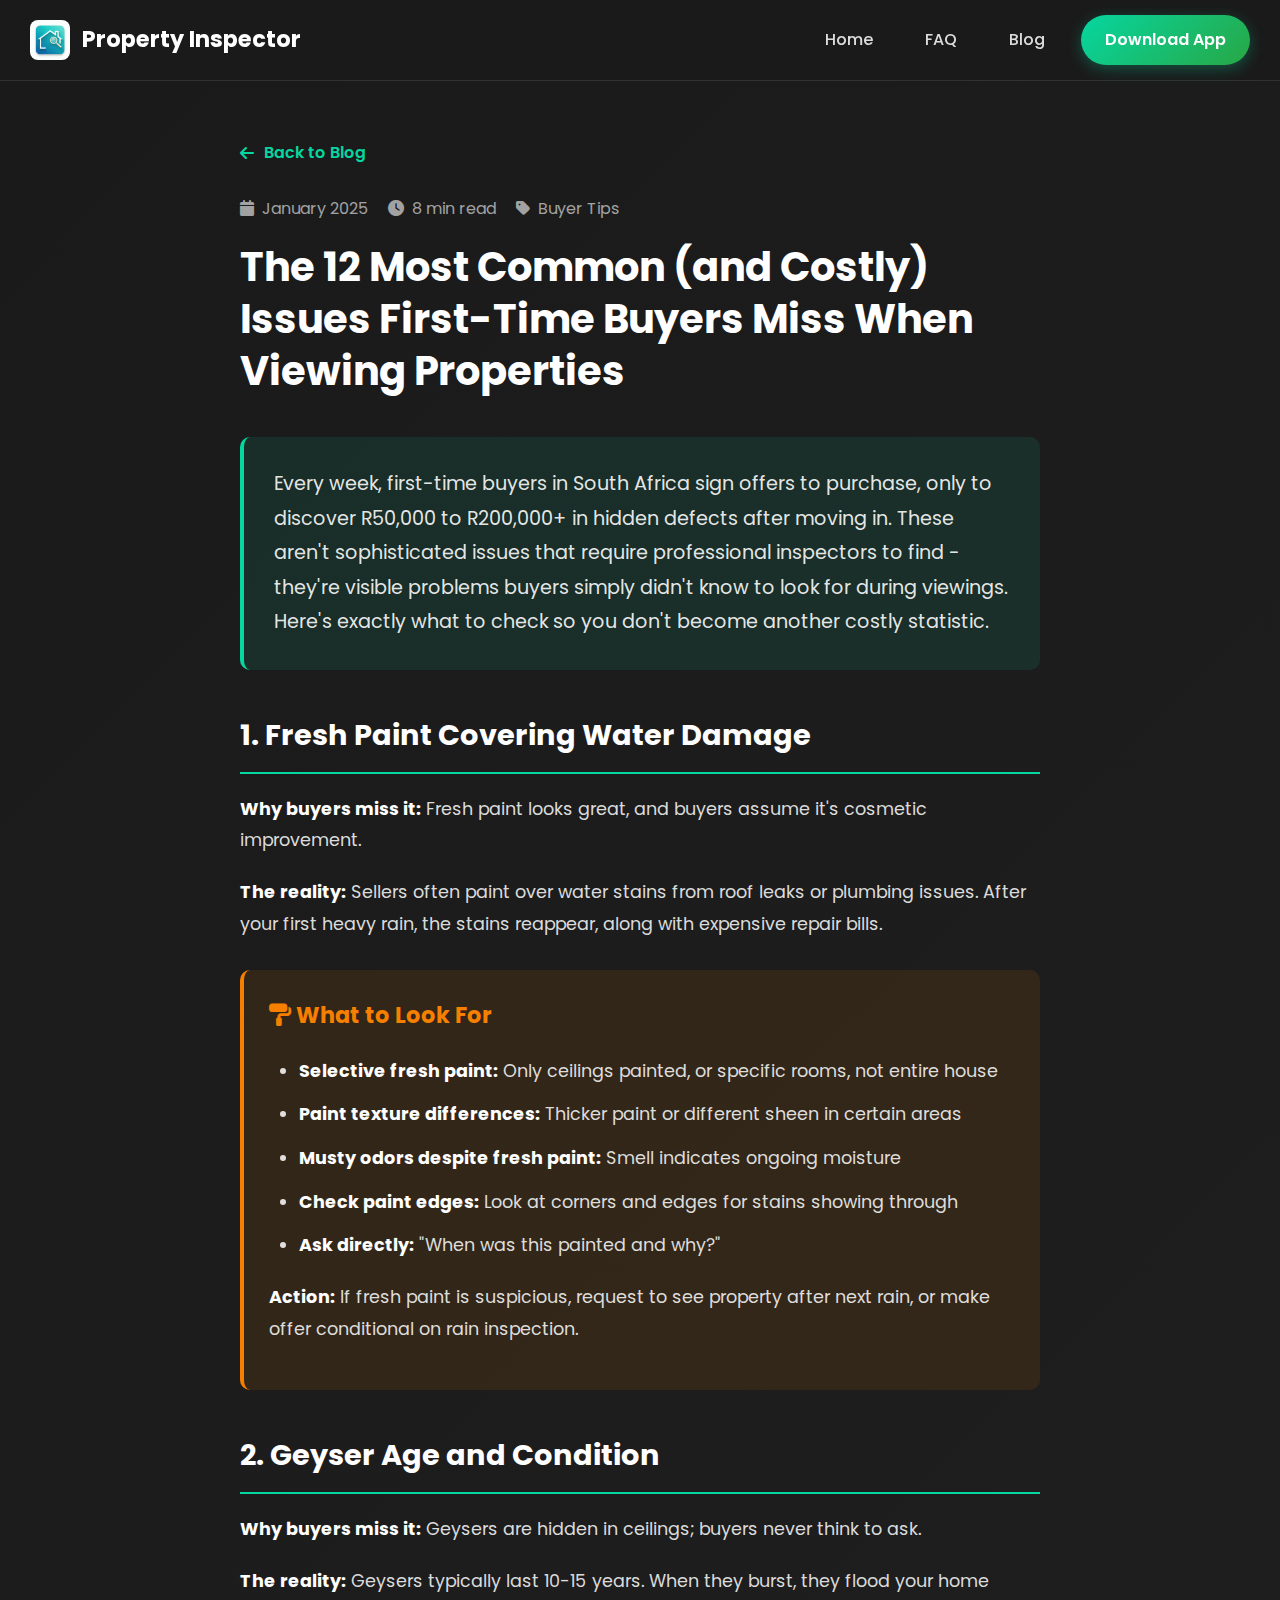
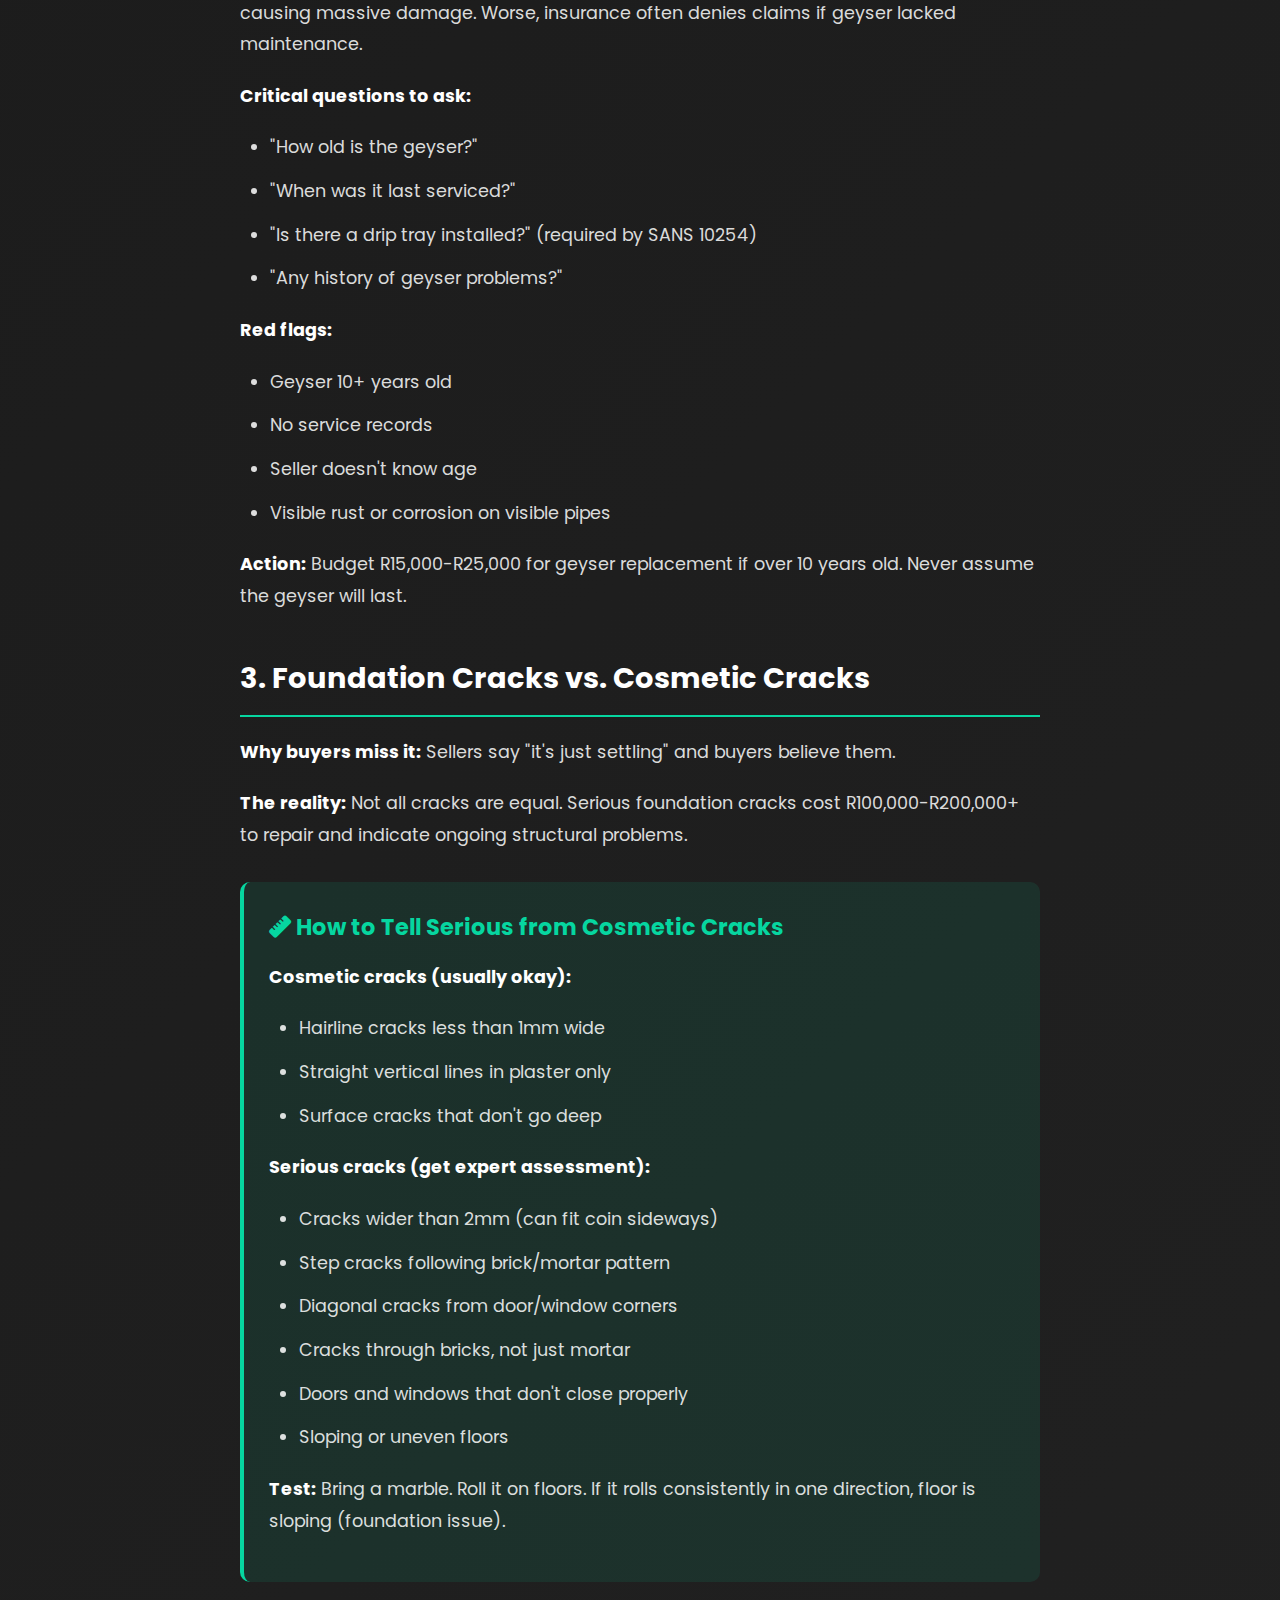
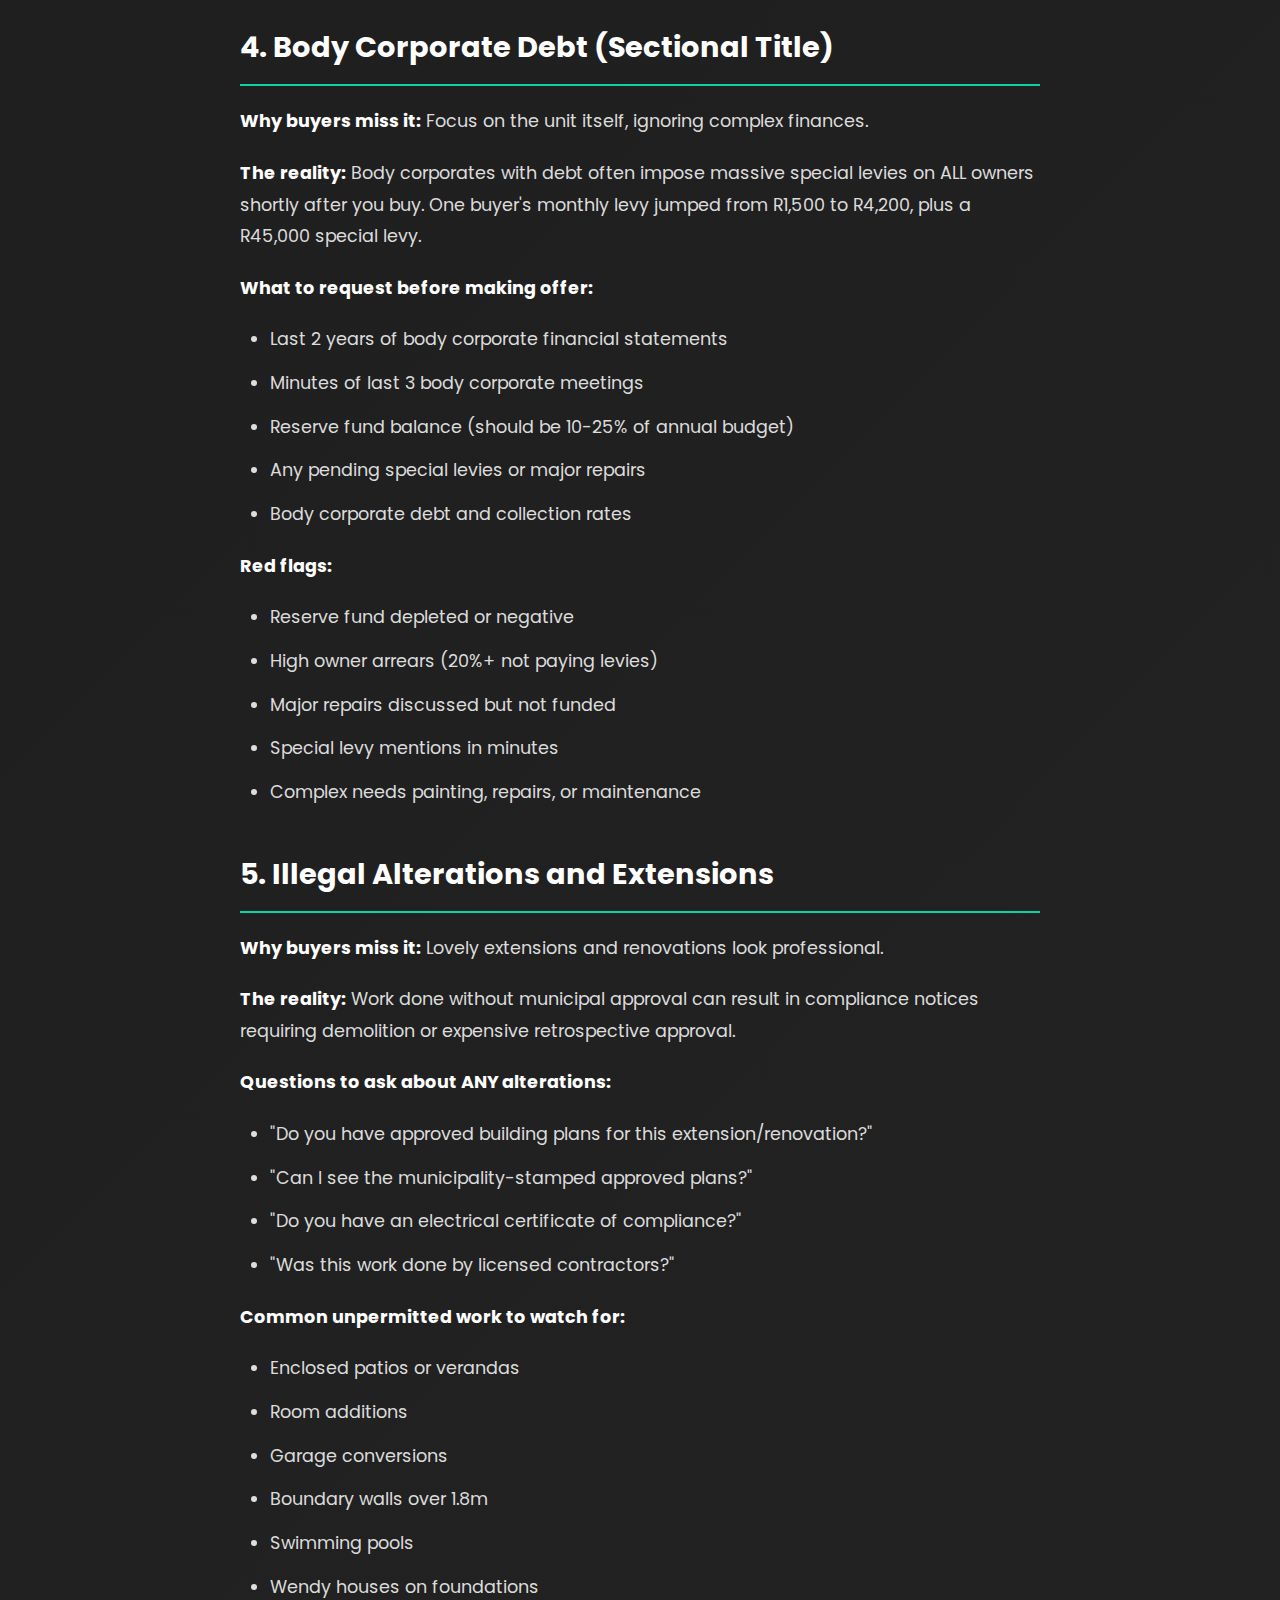
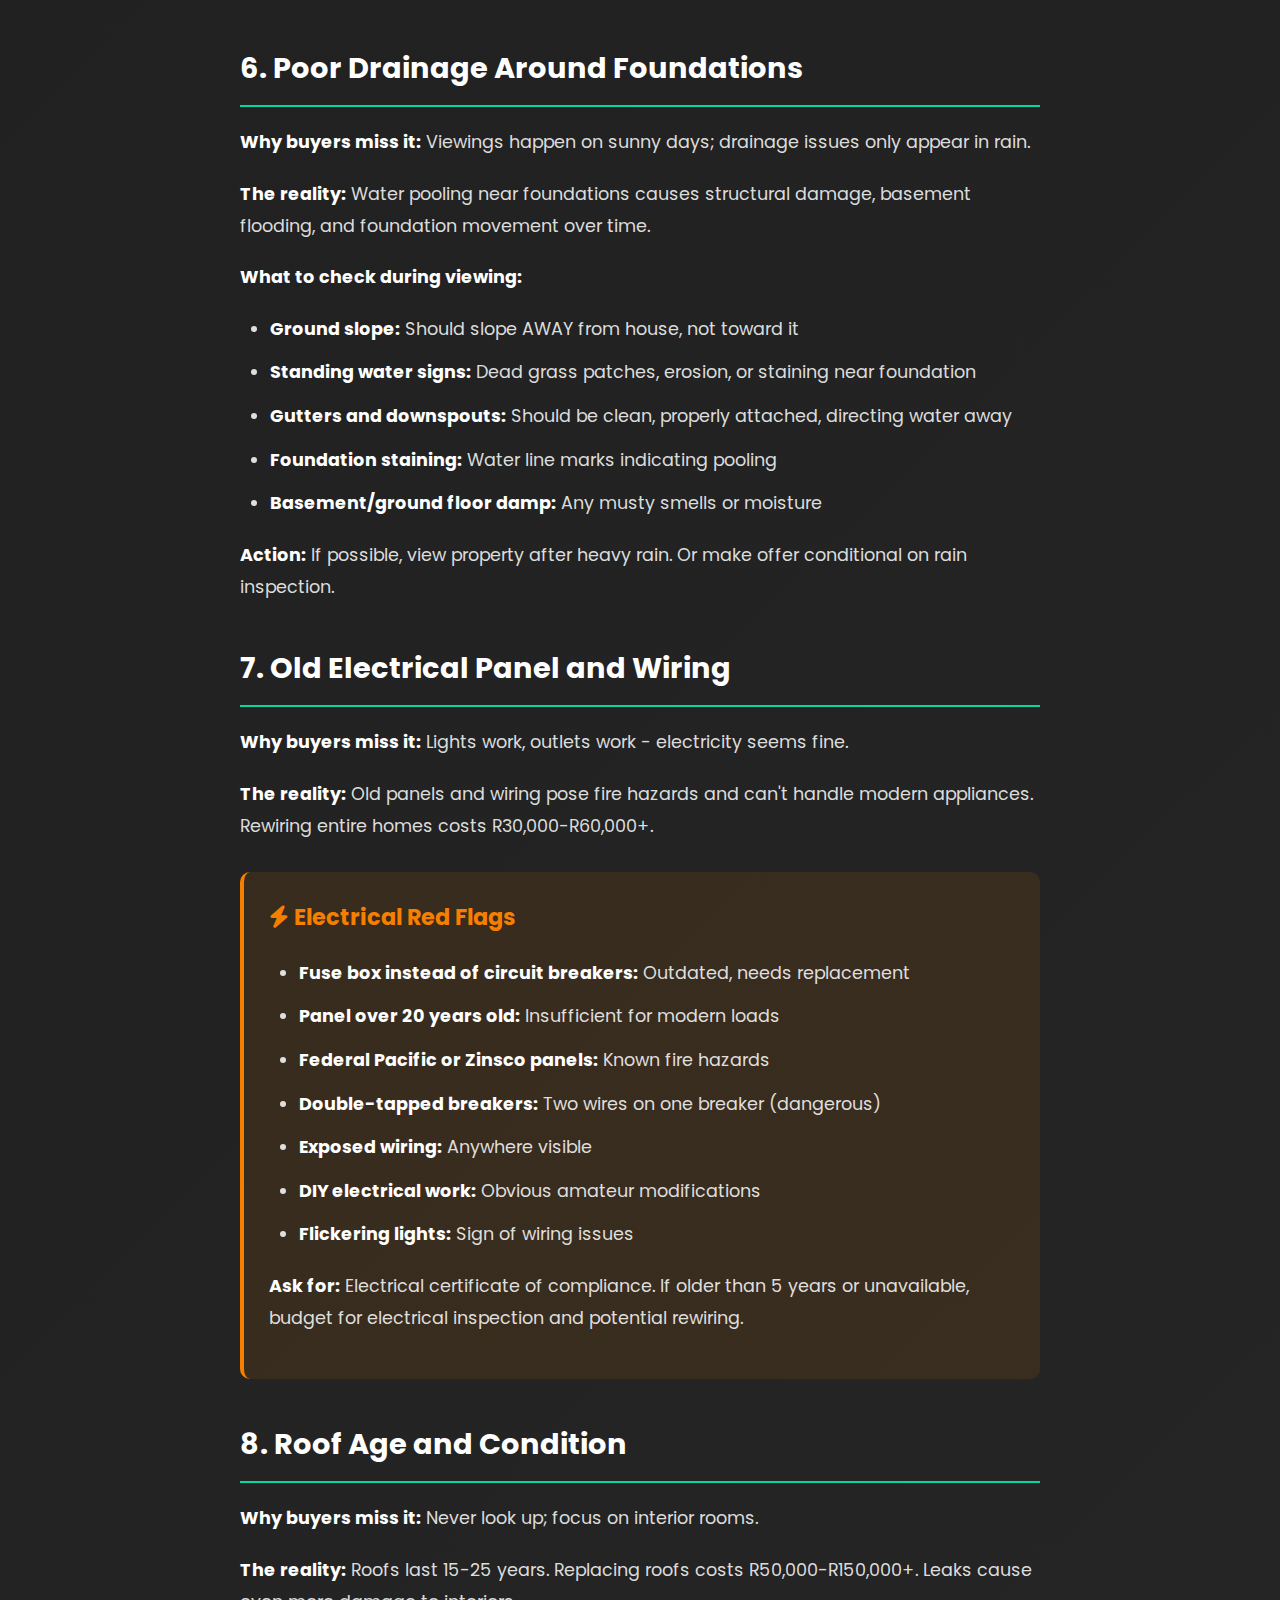
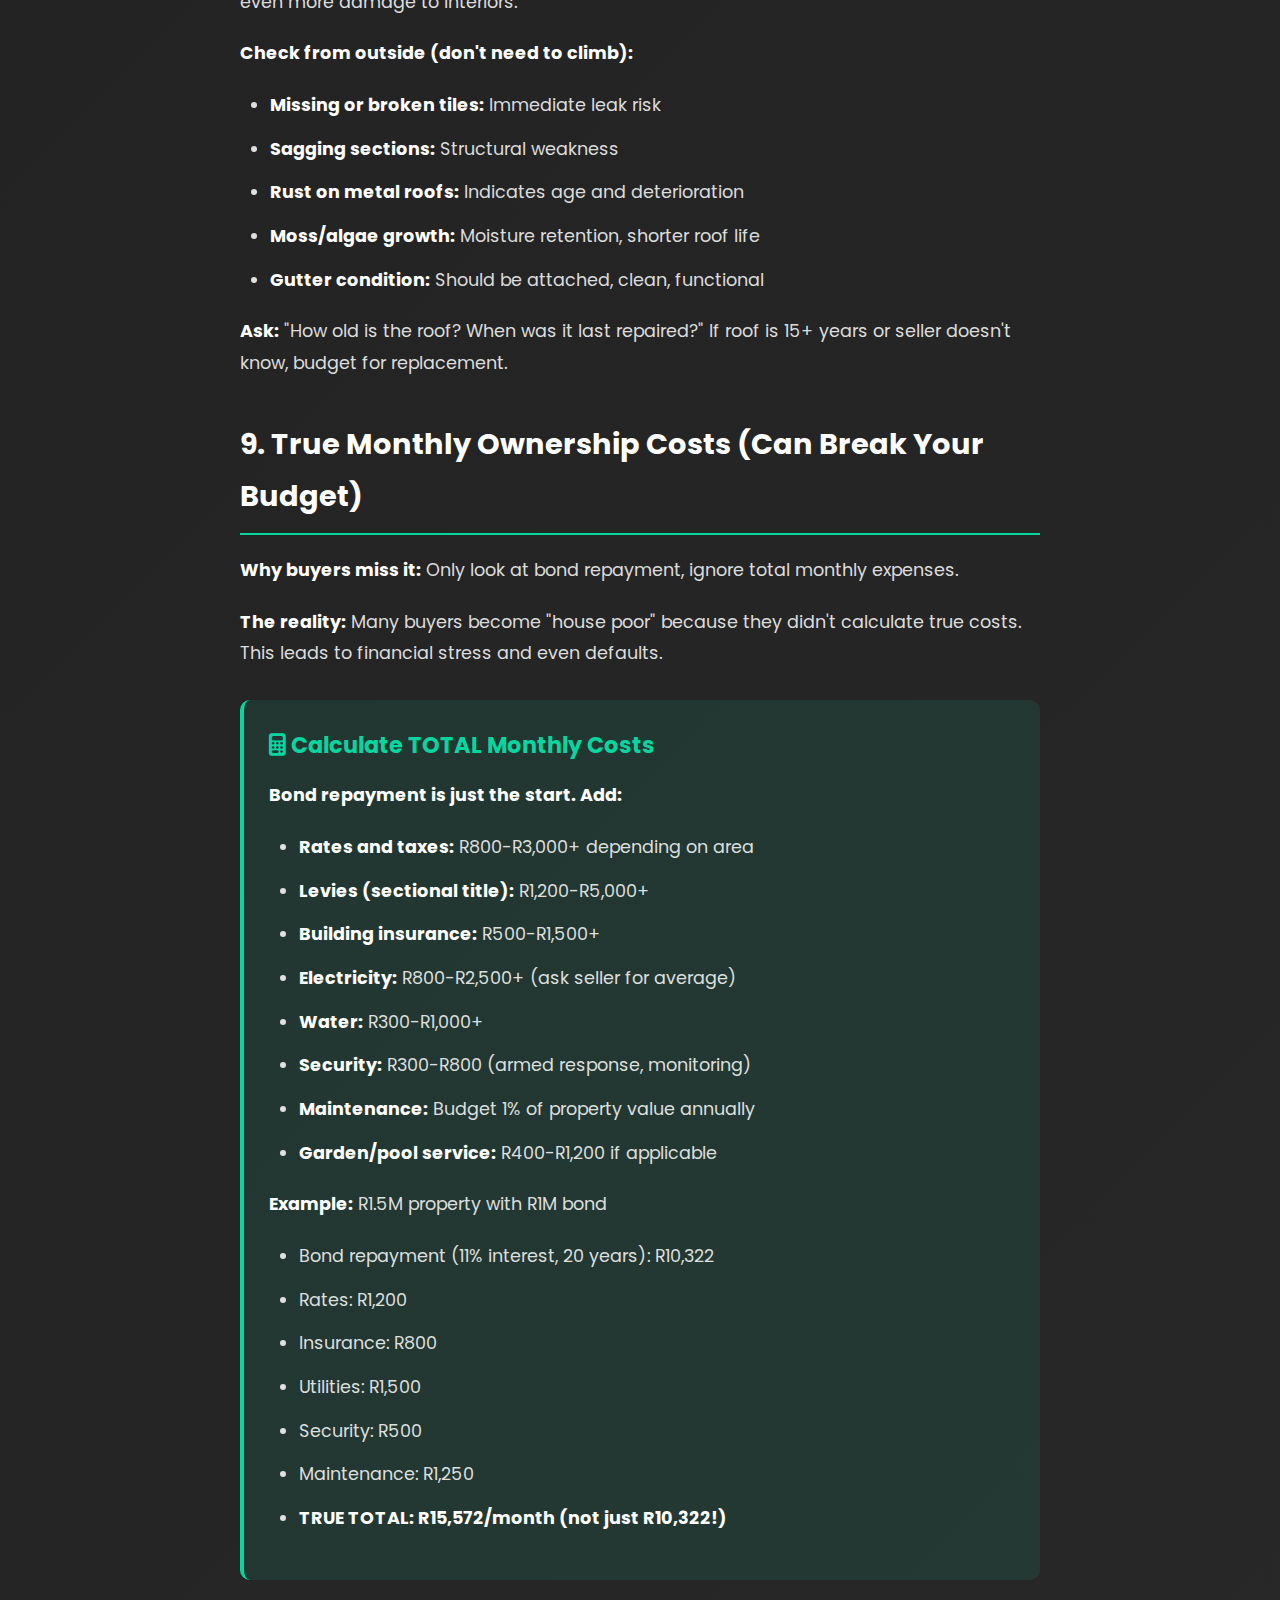
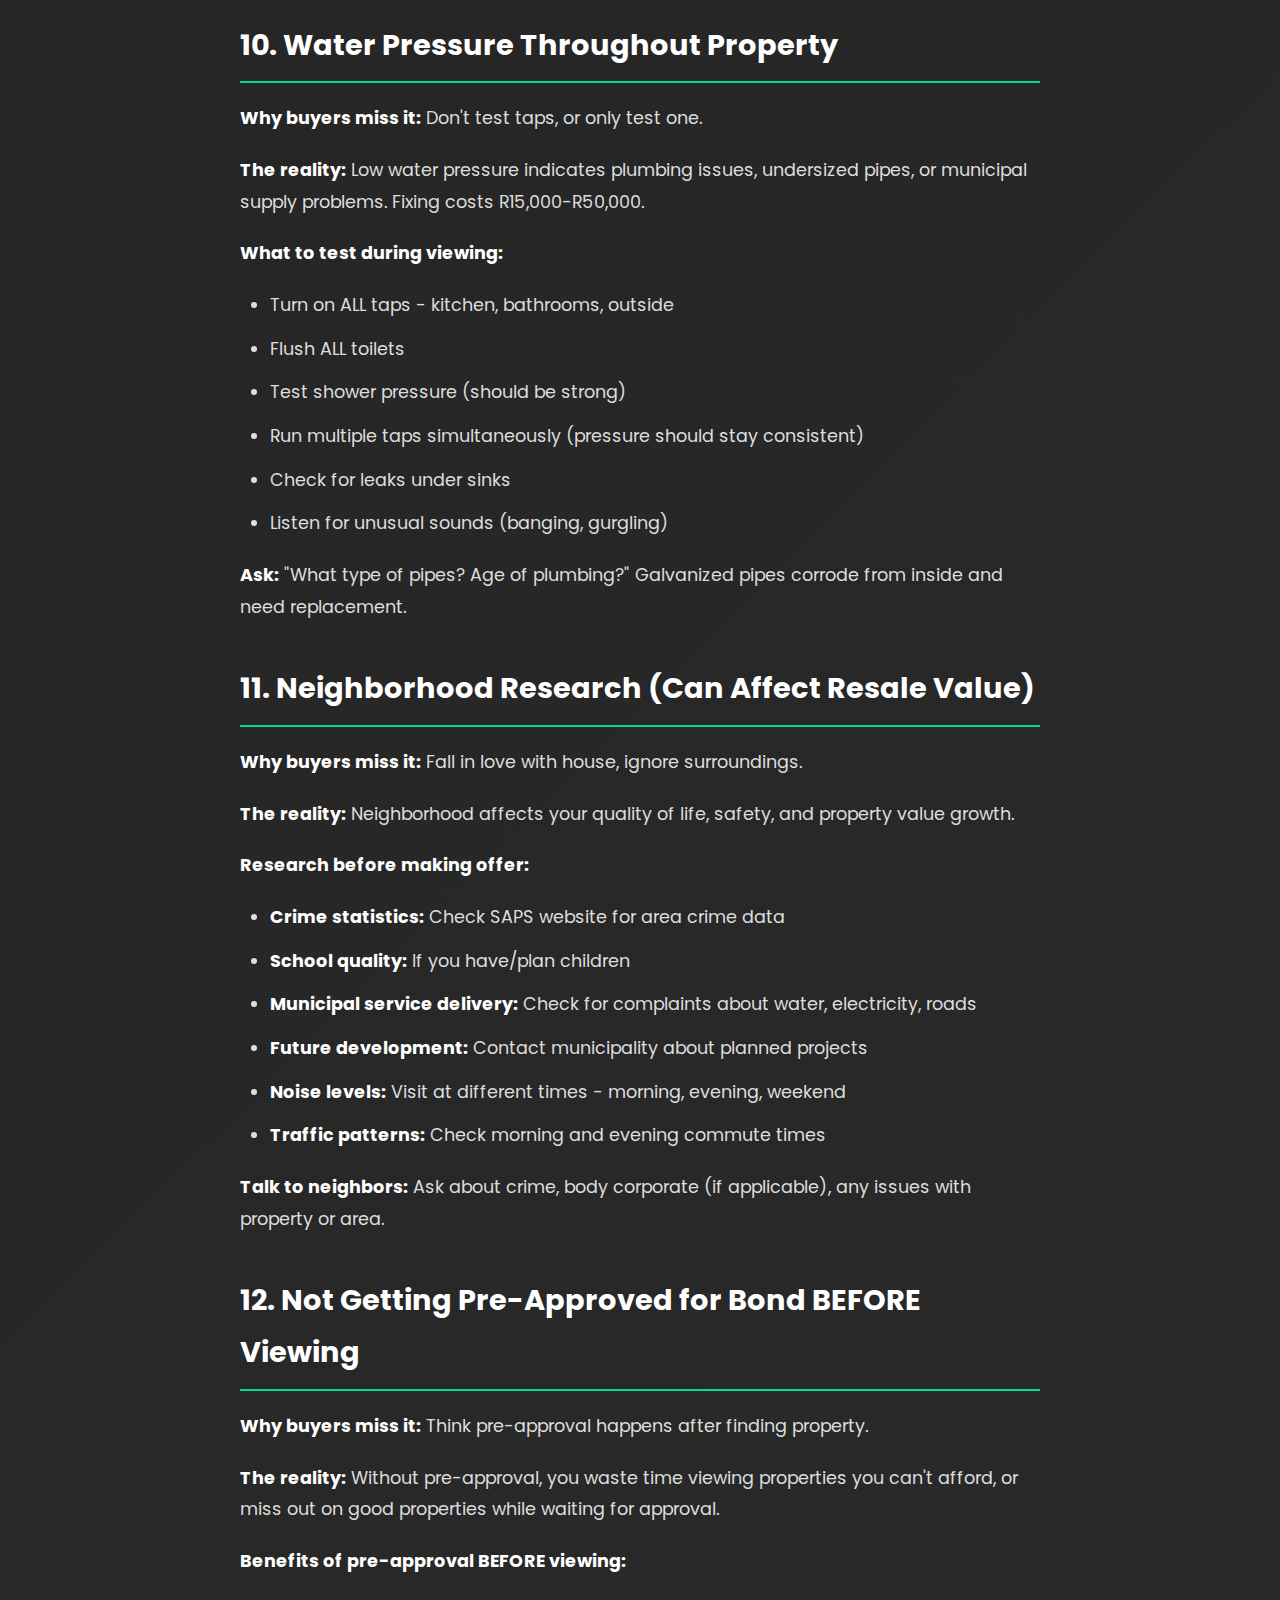
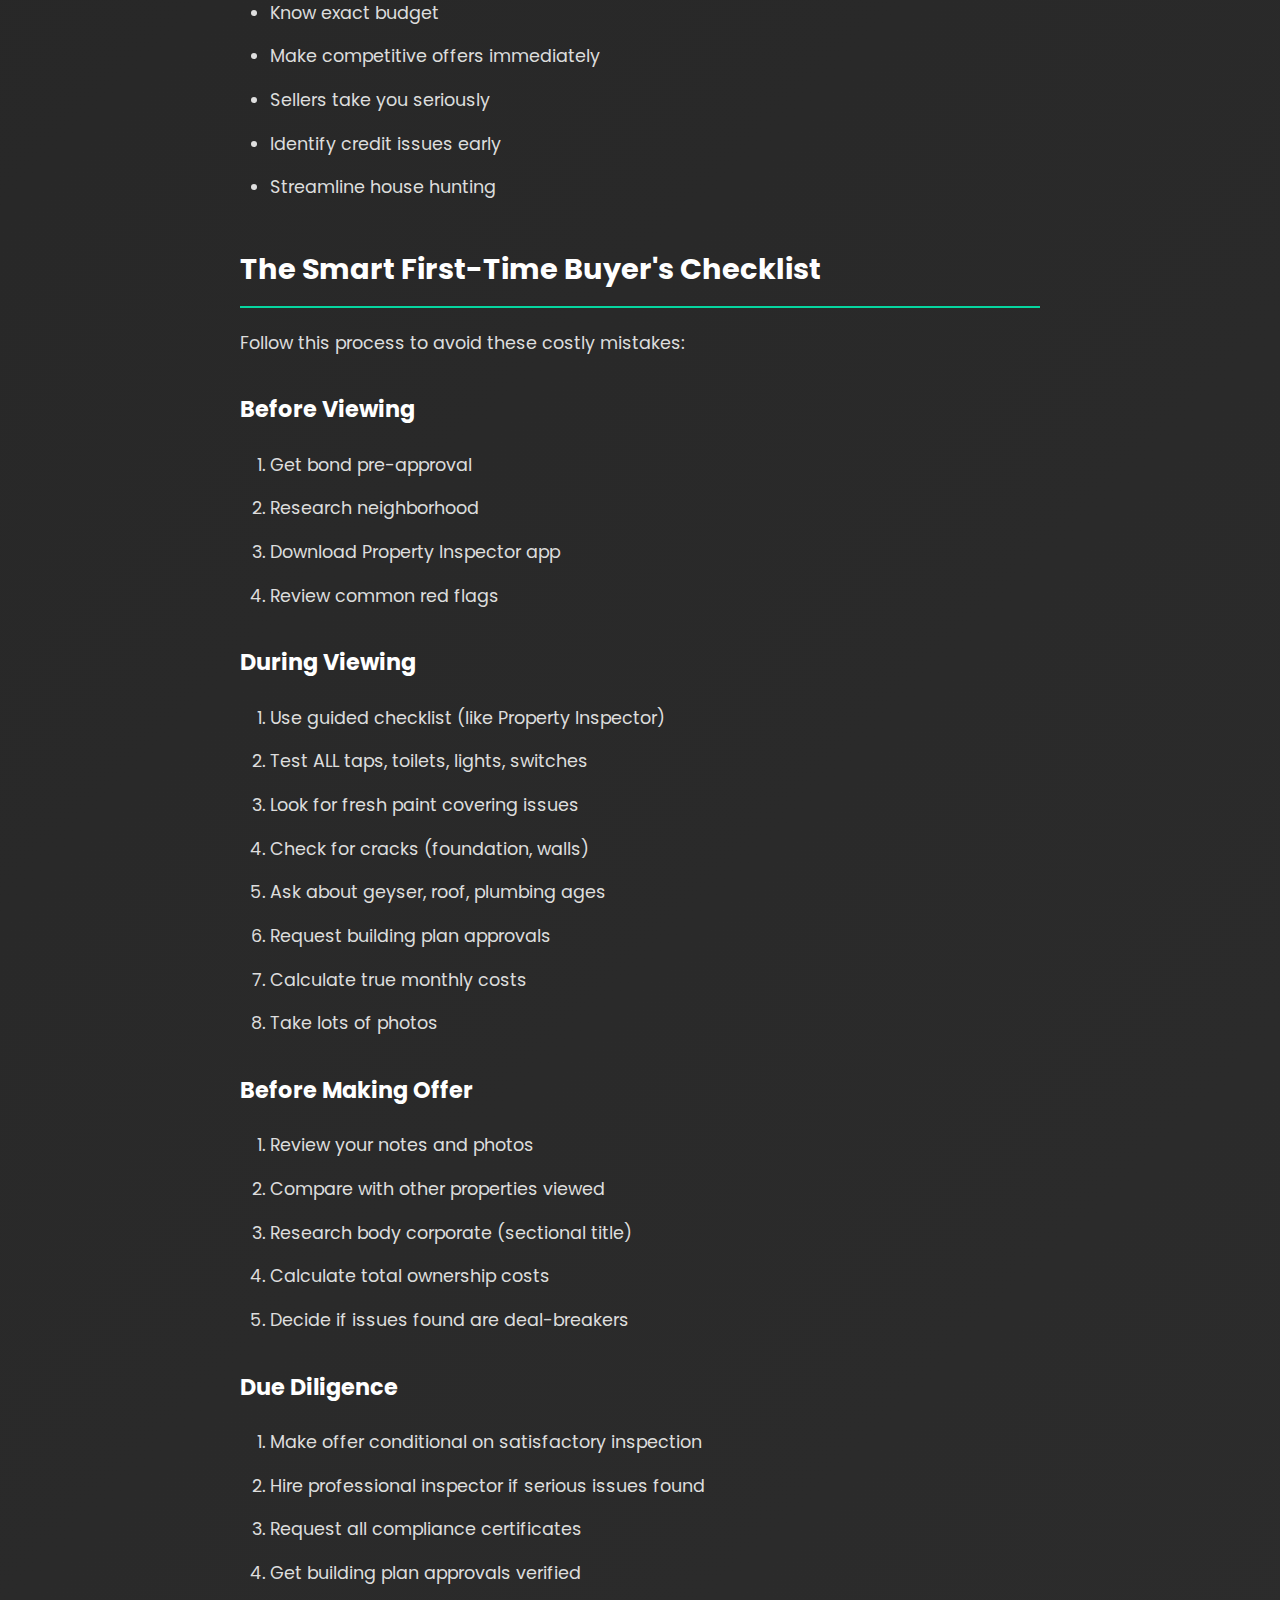
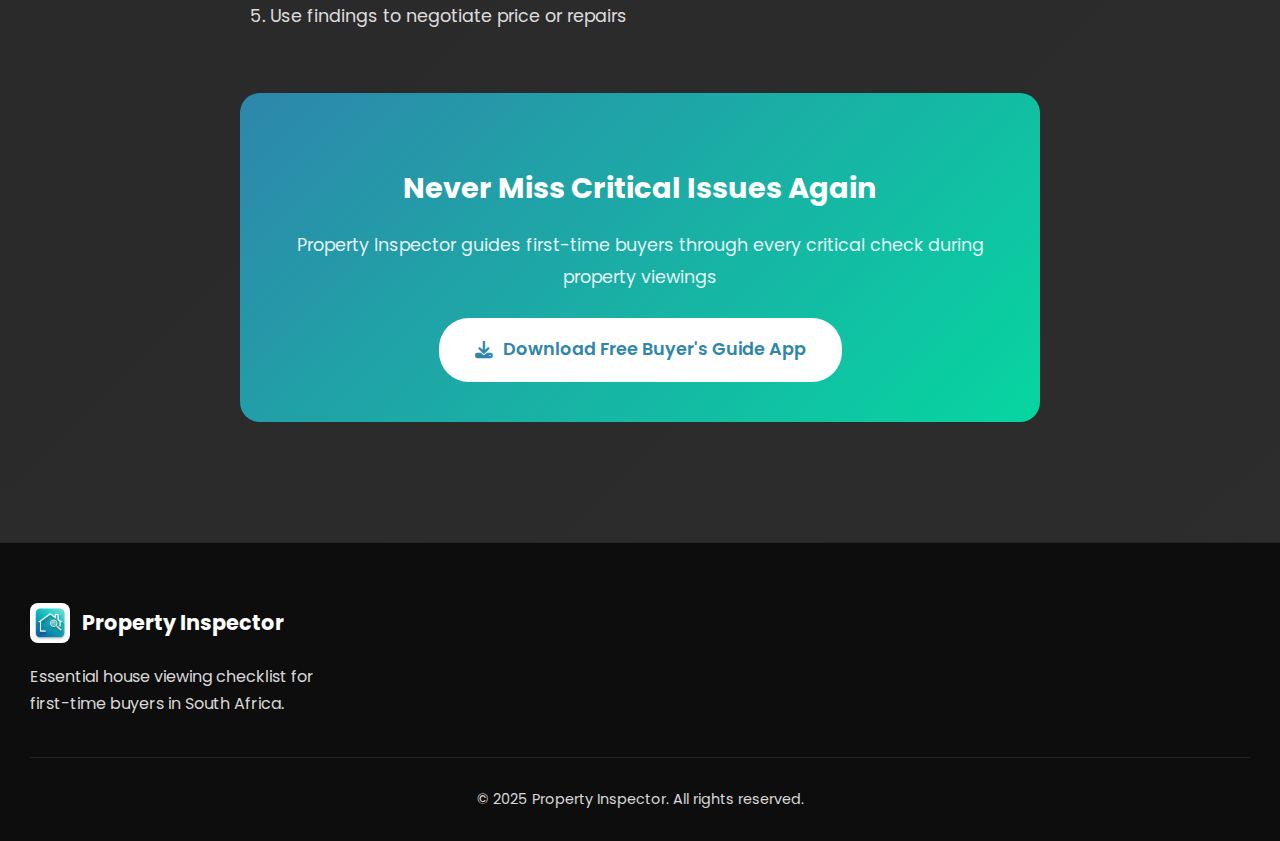
<file: blog-buyer-mistakes.html>
<!DOCTYPE html>
<html lang="en">
<head>
    <meta charset="UTF-8">
    <meta name="viewport" content="width=device-width, initial-scale=1.0">
    
    <title>12 Costly Issues First-Time Buyers Miss in South Africa | Property Inspector</title>
    <meta name="description" content="First-time home buyers in South Africa often miss critical issues costing R50,000+. Learn exactly what to look for during property viewings to avoid these expensive mistakes.">
    
    <link href="https://fonts.googleapis.com/css2?family=Poppins:wght@300;400;500;600;700;800;900&display=swap" rel="stylesheet">
    <link rel="stylesheet" href="https://cdnjs.cloudflare.com/ajax/libs/font-awesome/6.5.1/css/all.min.css">
    <link rel="stylesheet" href="website-styles.css">
    <link rel="icon" type="image/jpeg" href="images/logo.jpg">
    
    <style>
        .blog-article{padding:140px 0 80px}.article-container{max-width:800px;margin:0 auto}.article-header{margin-bottom:40px}.article-meta{display:flex;gap:20px;margin-bottom:20px;color:rgba(255,255,255,0.6)}.article-meta span{display:flex;align-items:center;gap:8px}.article-header h1{font-size:2.5rem;color:#fff;margin-bottom:20px;line-height:1.3}.article-intro{font-size:1.2rem;color:rgba(255,255,255,0.9);line-height:1.8;margin-bottom:40px;padding:30px;background:rgba(6,214,160,0.1);border-left:4px solid #06D6A0;border-radius:10px}.article-content{color:rgba(255,255,255,0.85);line-height:1.8;font-size:1.1rem}.article-content h2{font-size:1.8rem;color:#fff;margin:40px 0 20px 0;padding-bottom:10px;border-bottom:2px solid #06D6A0}.article-content h3{font-size:1.4rem;color:#fff;margin:30px 0 15px 0}.article-content p{margin-bottom:20px}.article-content ul,.article-content ol{margin:20px 0;padding-left:30px}.article-content li{margin-bottom:12px}.article-content strong{color:#fff}.highlight-box{background:rgba(247,127,0,0.1);border-left:4px solid #F77F00;padding:25px;margin:30px 0;border-radius:10px}.highlight-box h3{color:#F77F00;margin-top:0}.tip-box{background:rgba(6,214,160,0.1);border-left:4px solid #06D6A0;padding:25px;margin:30px 0;border-radius:10px}.tip-box h3{color:#06D6A0;margin-top:0}.article-cta{background:linear-gradient(135deg,#2E86AB,#06D6A0);padding:40px;border-radius:20px;text-align:center;margin:60px 0 40px 0}.article-cta h3{font-size:1.8rem;margin-bottom:15px;color:#fff}.article-cta p{font-size:1.1rem;margin-bottom:25px;color:rgba(255,255,255,0.9)}.back-to-blog{display:inline-flex;align-items:center;gap:10px;color:#06D6A0;text-decoration:none;font-weight:600;margin-bottom:30px}.back-to-blog:hover{gap:15px}@media (max-width:768px){.article-header h1{font-size:1.8rem}.article-content{font-size:1rem}}
    </style>
</head>
<body>
    <nav class="navbar" id="navbar">
        <div class="container">
            <div class="nav-content">
                <a href="index.html" class="nav-logo">
                    <img src="images/logo.jpg" alt="Property Inspector Logo">
                    <span>Property Inspector</span>
                </a>
                <button class="nav-toggle" id="navToggle">
                    <i class="fas fa-bars"></i>
                </button>
                <ul class="nav-menu" id="navMenu">
                    <li><a href="index.html" class="nav-link">Home</a></li>
                    <li><a href="faq.html" class="nav-link">FAQ</a></li>
                    <li><a href="blog.html" class="nav-link">Blog</a></li>
                    <li><a href="https://play.google.com/store/apps/details?id=com.joelapexs.propertyinspector" target="_blank" class="nav-link btn-primary">Download App</a></li>
                </ul>
            </div>
        </div>
    </nav>

    <article class="blog-article">
        <div class="container">
            <div class="article-container">
                <a href="blog.html" class="back-to-blog">
                    <i class="fas fa-arrow-left"></i> Back to Blog
                </a>
                
                <div class="article-header">
                    <div class="article-meta">
                        <span><i class="fas fa-calendar"></i> January 2025</span>
                        <span><i class="fas fa-clock"></i> 8 min read</span>
                        <span><i class="fas fa-tag"></i> Buyer Tips</span>
                    </div>
                    <h1>The 12 Most Common (and Costly) Issues First-Time Buyers Miss When Viewing Properties</h1>
                </div>
                
                <div class="article-intro">
                    Every week, first-time buyers in South Africa sign offers to purchase, only to discover R50,000 to R200,000+ in hidden defects after moving in. These aren't sophisticated issues that require professional inspectors to find - they're visible problems buyers simply didn't know to look for during viewings. Here's exactly what to check so you don't become another costly statistic.
                </div>
                
                <div class="article-content">
                    <h2>1. Fresh Paint Covering Water Damage</h2>
                    
                    <p><strong>Why buyers miss it:</strong> Fresh paint looks great, and buyers assume it's cosmetic improvement.</p>
                    
                    <p><strong>The reality:</strong> Sellers often paint over water stains from roof leaks or plumbing issues. After your first heavy rain, the stains reappear, along with expensive repair bills.</p>
                    
                    <div class="highlight-box">
                        <h3><i class="fas fa-paint-roller"></i> What to Look For</h3>
                        <ul>
                            <li><strong>Selective fresh paint:</strong> Only ceilings painted, or specific rooms, not entire house</li>
                            <li><strong>Paint texture differences:</strong> Thicker paint or different sheen in certain areas</li>
                            <li><strong>Musty odors despite fresh paint:</strong> Smell indicates ongoing moisture</li>
                            <li><strong>Check paint edges:</strong> Look at corners and edges for stains showing through</li>
                            <li><strong>Ask directly:</strong> "When was this painted and why?"</li>
                        </ul>
                        <p><strong>Action:</strong> If fresh paint is suspicious, request to see property after next rain, or make offer conditional on rain inspection.</p>
                    </div>
                    
                    <h2>2. Geyser Age and Condition</h2>
                    
                    <p><strong>Why buyers miss it:</strong> Geysers are hidden in ceilings; buyers never think to ask.</p>
                    
                    <p><strong>The reality:</strong> Geysers typically last 10-15 years. When they burst, they flood your home causing massive damage. Worse, insurance often denies claims if geyser lacked maintenance.</p>
                    
                    <p><strong>Critical questions to ask:</strong></p>
                    <ul>
                        <li>"How old is the geyser?"</li>
                        <li>"When was it last serviced?"</li>
                        <li>"Is there a drip tray installed?" (required by SANS 10254)</li>
                        <li>"Any history of geyser problems?"</li>
                    </ul>
                    
                    <p><strong>Red flags:</strong></p>
                    <ul>
                        <li>Geyser 10+ years old</li>
                        <li>No service records</li>
                        <li>Seller doesn't know age</li>
                        <li>Visible rust or corrosion on visible pipes</li>
                    </ul>
                    
                    <p><strong>Action:</strong> Budget R15,000-R25,000 for geyser replacement if over 10 years old. Never assume the geyser will last.</p>
                    
                    <h2>3. Foundation Cracks vs. Cosmetic Cracks</h2>
                    
                    <p><strong>Why buyers miss it:</strong> Sellers say "it's just settling" and buyers believe them.</p>
                    
                    <p><strong>The reality:</strong> Not all cracks are equal. Serious foundation cracks cost R100,000-R200,000+ to repair and indicate ongoing structural problems.</p>
                    
                    <div class="tip-box">
                        <h3><i class="fas fa-ruler"></i> How to Tell Serious from Cosmetic Cracks</h3>
                        <p><strong>Cosmetic cracks (usually okay):</strong></p>
                        <ul>
                            <li>Hairline cracks less than 1mm wide</li>
                            <li>Straight vertical lines in plaster only</li>
                            <li>Surface cracks that don't go deep</li>
                        </ul>
                        <p><strong>Serious cracks (get expert assessment):</strong></p>
                        <ul>
                            <li>Cracks wider than 2mm (can fit coin sideways)</li>
                            <li>Step cracks following brick/mortar pattern</li>
                            <li>Diagonal cracks from door/window corners</li>
                            <li>Cracks through bricks, not just mortar</li>
                            <li>Doors and windows that don't close properly</li>
                            <li>Sloping or uneven floors</li>
                        </ul>
                        <p><strong>Test:</strong> Bring a marble. Roll it on floors. If it rolls consistently in one direction, floor is sloping (foundation issue).</p>
                    </div>
                    
                    <h2>4. Body Corporate Debt (Sectional Title) </h2>
                    
                    <p><strong>Why buyers miss it:</strong> Focus on the unit itself, ignoring complex finances.</p>
                    
                    <p><strong>The reality:</strong> Body corporates with debt often impose massive special levies on ALL owners shortly after you buy. One buyer's monthly levy jumped from R1,500 to R4,200, plus a R45,000 special levy.</p>
                    
                    <p><strong>What to request before making offer:</strong></p>
                    <ul>
                        <li>Last 2 years of body corporate financial statements</li>
                        <li>Minutes of last 3 body corporate meetings</li>
                        <li>Reserve fund balance (should be 10-25% of annual budget)</li>
                        <li>Any pending special levies or major repairs</li>
                        <li>Body corporate debt and collection rates</li>
                    </ul>
                    
                    <p><strong>Red flags:</strong></p>
                    <ul>
                        <li>Reserve fund depleted or negative</li>
                        <li>High owner arrears (20%+ not paying levies)</li>
                        <li>Major repairs discussed but not funded</li>
                        <li>Special levy mentions in minutes</li>
                        <li>Complex needs painting, repairs, or maintenance</li>
                    </ul>
                    
                    <h2>5. Illegal Alterations and Extensions</h2>
                    
                    <p><strong>Why buyers miss it:</strong> Lovely extensions and renovations look professional.</p>
                    
                    <p><strong>The reality:</strong> Work done without municipal approval can result in compliance notices requiring demolition or expensive retrospective approval.</p>
                    
                    <p><strong>Questions to ask about ANY alterations:</strong></p>
                    <ul>
                        <li>"Do you have approved building plans for this extension/renovation?"</li>
                        <li>"Can I see the municipality-stamped approved plans?"</li>
                        <li>"Do you have an electrical certificate of compliance?"</li>
                        <li>"Was this work done by licensed contractors?"</li>
                    </ul>
                    
                    <p><strong>Common unpermitted work to watch for:</strong></p>
                    <ul>
                        <li>Enclosed patios or verandas</li>
                        <li>Room additions</li>
                        <li>Garage conversions</li>
                        <li>Boundary walls over 1.8m</li>
                        <li>Swimming pools</li>
                        <li>Wendy houses on foundations</li>
                    </ul>
                    
                    <h2>6. Poor Drainage Around Foundations</h2>
                    
                    <p><strong>Why buyers miss it:</strong> Viewings happen on sunny days; drainage issues only appear in rain.</p>
                    
                    <p><strong>The reality:</strong> Water pooling near foundations causes structural damage, basement flooding, and foundation movement over time.</p>
                    
                    <p><strong>What to check during viewing:</strong></p>
                    <ul>
                        <li><strong>Ground slope:</strong> Should slope AWAY from house, not toward it</li>
                        <li><strong>Standing water signs:</strong> Dead grass patches, erosion, or staining near foundation</li>
                        <li><strong>Gutters and downspouts:</strong> Should be clean, properly attached, directing water away</li>
                        <li><strong>Foundation staining:</strong> Water line marks indicating pooling</li>
                        <li><strong>Basement/ground floor damp:</strong> Any musty smells or moisture</li>
                    </ul>
                    
                    <p><strong>Action:</strong> If possible, view property after heavy rain. Or make offer conditional on rain inspection.</p>
                    
                    <h2>7. Old Electrical Panel and Wiring</h2>
                    
                    <p><strong>Why buyers miss it:</strong> Lights work, outlets work - electricity seems fine.</p>
                    
                    <p><strong>The reality:</strong> Old panels and wiring pose fire hazards and can't handle modern appliances. Rewiring entire homes costs R30,000-R60,000+.</p>
                    
                    <div class="highlight-box">
                        <h3><i class="fas fa-bolt"></i> Electrical Red Flags</h3>
                        <ul>
                            <li><strong>Fuse box instead of circuit breakers:</strong> Outdated, needs replacement</li>
                            <li><strong>Panel over 20 years old:</strong> Insufficient for modern loads</li>
                            <li><strong>Federal Pacific or Zinsco panels:</strong> Known fire hazards</li>
                            <li><strong>Double-tapped breakers:</strong> Two wires on one breaker (dangerous)</li>
                            <li><strong>Exposed wiring:</strong> Anywhere visible</li>
                            <li><strong>DIY electrical work:</strong> Obvious amateur modifications</li>
                            <li><strong>Flickering lights:</strong> Sign of wiring issues</li>
                        </ul>
                        <p><strong>Ask for:</strong> Electrical certificate of compliance. If older than 5 years or unavailable, budget for electrical inspection and potential rewiring.</p>
                    </div>
                    
                    <h2>8. Roof Age and Condition</h2>
                    
                    <p><strong>Why buyers miss it:</strong> Never look up; focus on interior rooms.</p>
                    
                    <p><strong>The reality:</strong> Roofs last 15-25 years. Replacing roofs costs R50,000-R150,000+. Leaks cause even more damage to interiors.</p>
                    
                    <p><strong>Check from outside (don't need to climb):</strong></p>
                    <ul>
                        <li><strong>Missing or broken tiles:</strong> Immediate leak risk</li>
                        <li><strong>Sagging sections:</strong> Structural weakness</li>
                        <li><strong>Rust on metal roofs:</strong> Indicates age and deterioration</li>
                        <li><strong>Moss/algae growth:</strong> Moisture retention, shorter roof life</li>
                        <li><strong>Gutter condition:</strong> Should be attached, clean, functional</li>
                    </ul>
                    
                    <p><strong>Ask:</strong> "How old is the roof? When was it last repaired?" If roof is 15+ years or seller doesn't know, budget for replacement.</p>
                    
                    <h2>9. True Monthly Ownership Costs (Can Break Your Budget)</h2>
                    
                    <p><strong>Why buyers miss it:</strong> Only look at bond repayment, ignore total monthly expenses.</p>
                    
                    <p><strong>The reality:</strong> Many buyers become "house poor" because they didn't calculate true costs. This leads to financial stress and even defaults.</p>
                    
                    <div class="tip-box">
                        <h3><i class="fas fa-calculator"></i> Calculate TOTAL Monthly Costs</h3>
                        <p><strong>Bond repayment is just the start. Add:</strong></p>
                        <ul>
                            <li><strong>Rates and taxes:</strong> R800-R3,000+ depending on area</li>
                            <li><strong>Levies (sectional title):</strong> R1,200-R5,000+</li>
                            <li><strong>Building insurance:</strong> R500-R1,500+</li>
                            <li><strong>Electricity:</strong> R800-R2,500+ (ask seller for average)</li>
                            <li><strong>Water:</strong> R300-R1,000+</li>
                            <li><strong>Security:</strong> R300-R800 (armed response, monitoring)</li>
                            <li><strong>Maintenance:</strong> Budget 1% of property value annually</li>
                            <li><strong>Garden/pool service:</strong> R400-R1,200 if applicable</li>
                        </ul>
                        <p><strong>Example:</strong> R1.5M property with R1M bond</p>
                        <ul>
                            <li>Bond repayment (11% interest, 20 years): R10,322</li>
                            <li>Rates: R1,200</li>
                            <li>Insurance: R800</li>
                            <li>Utilities: R1,500</li>
                            <li>Security: R500</li>
                            <li>Maintenance: R1,250</li>
                            <li><strong>TRUE TOTAL: R15,572/month (not just R10,322!)</strong></li>
                        </ul>
                    </div>
                    
                    <h2>10. Water Pressure Throughout Property</h2>
                    
                    <p><strong>Why buyers miss it:</strong> Don't test taps, or only test one.</p>
                    
                    <p><strong>The reality:</strong> Low water pressure indicates plumbing issues, undersized pipes, or municipal supply problems. Fixing costs R15,000-R50,000.</p>
                    
                    <p><strong>What to test during viewing:</strong></p>
                    <ul>
                        <li>Turn on ALL taps - kitchen, bathrooms, outside</li>
                        <li>Flush ALL toilets</li>
                        <li>Test shower pressure (should be strong)</li>
                        <li>Run multiple taps simultaneously (pressure should stay consistent)</li>
                        <li>Check for leaks under sinks</li>
                        <li>Listen for unusual sounds (banging, gurgling)</li>
                    </ul>
                    
                    <p><strong>Ask:</strong> "What type of pipes? Age of plumbing?" Galvanized pipes corrode from inside and need replacement.</p>
                    
                    <h2>11. Neighborhood Research (Can Affect Resale Value)</h2>
                    
                    <p><strong>Why buyers miss it:</strong> Fall in love with house, ignore surroundings.</p>
                    
                    <p><strong>The reality:</strong> Neighborhood affects your quality of life, safety, and property value growth.</p>
                    
                    <p><strong>Research before making offer:</strong></p>
                    <ul>
                        <li><strong>Crime statistics:</strong> Check SAPS website for area crime data</li>
                        <li><strong>School quality:</strong> If you have/plan children</li>
                        <li><strong>Municipal service delivery:</strong> Check for complaints about water, electricity, roads</li>
                        <li><strong>Future development:</strong> Contact municipality about planned projects</li>
                        <li><strong>Noise levels:</strong> Visit at different times - morning, evening, weekend</li>
                        <li><strong>Traffic patterns:</strong> Check morning and evening commute times</li>
                    </ul>
                    
                    <p><strong>Talk to neighbors:</strong> Ask about crime, body corporate (if applicable), any issues with property or area.</p>
                    
                    <h2>12. Not Getting Pre-Approved for Bond BEFORE Viewing</h2>
                    
                    <p><strong>Why buyers miss it:</strong> Think pre-approval happens after finding property.</p>
                    
                    <p><strong>The reality:</strong> Without pre-approval, you waste time viewing properties you can't afford, or miss out on good properties while waiting for approval.</p>
                    
                    <p><strong>Benefits of pre-approval BEFORE viewing:</strong></p>
                    <ul>
                        <li>Know exact budget</li>
                        <li>Make competitive offers immediately</li>
                        <li>Sellers take you seriously</li>
                        <li>Identify credit issues early</li>
                        <li>Streamline house hunting</li>
                    </ul>
                    
                    <h2>The Smart First-Time Buyer's Checklist</h2>
                    
                    <p>Follow this process to avoid these costly mistakes:</p>
                    
                    <h3>Before Viewing</h3>
                    <ol>
                        <li>Get bond pre-approval</li>
                        <li>Research neighborhood</li>
                        <li>Download Property Inspector app</li>
                        <li>Review common red flags</li>
                    </ol>
                    
                    <h3>During Viewing</h3>
                    <ol>
                        <li>Use guided checklist (like Property Inspector)</li>
                        <li>Test ALL taps, toilets, lights, switches</li>
                        <li>Look for fresh paint covering issues</li>
                        <li>Check for cracks (foundation, walls)</li>
                        <li>Ask about geyser, roof, plumbing ages</li>
                        <li>Request building plan approvals</li>
                        <li>Calculate true monthly costs</li>
                        <li>Take lots of photos</li>
                    </ol>
                    
                    <h3>Before Making Offer</h3>
                    <ol>
                        <li>Review your notes and photos</li>
                        <li>Compare with other properties viewed</li>
                        <li>Research body corporate (sectional title)</li>
                        <li>Calculate total ownership costs</li>
                        <li>Decide if issues found are deal-breakers</li>
                    </ol>
                    
                    <h3>Due Diligence</h3>
                    <ol>
                        <li>Make offer conditional on satisfactory inspection</li>
                        <li>Hire professional inspector if serious issues found</li>
                        <li>Request all compliance certificates</li>
                        <li>Get building plan approvals verified</li>
                        <li>Use findings to negotiate price or repairs</li>
                    </ol>
                    
                    <div class="article-cta">
                        <h3>Never Miss Critical Issues Again</h3>
                        <p>Property Inspector guides first-time buyers through every critical check during property viewings</p>
                        <a href="https://play.google.com/store/apps/details?id=com.joelapexs.propertyinspector" target="_blank" class="btn btn-large" style="background:white;color:#2E86AB;padding:16px 36px;border-radius:30px;font-weight:600;text-decoration:none;display:inline-flex;align-items:center;gap:10px">
                            <i class="fas fa-download"></i>
                            Download Free Buyer's Guide App
                        </a>
                    </div>
                </div>
            </div>
        </div>
    </article>

    <footer class="footer">
        <div class="container">
            <div class="footer-content">
                <div class="footer-brand">
                    <div class="footer-logo">
                        <img src="images/logo.jpg" alt="Property Inspector">
                        <span>Property Inspector</span>
                    </div>
                    <p>Essential house viewing checklist for first-time buyers in South Africa.</p>
                </div>
            </div>
            <div class="footer-bottom">
                <p>&copy; 2025 Property Inspector. All rights reserved.</p>
            </div>
        </div>
    </footer>

    <script src="website-main.js"></script>
</body>
</html>
</file>
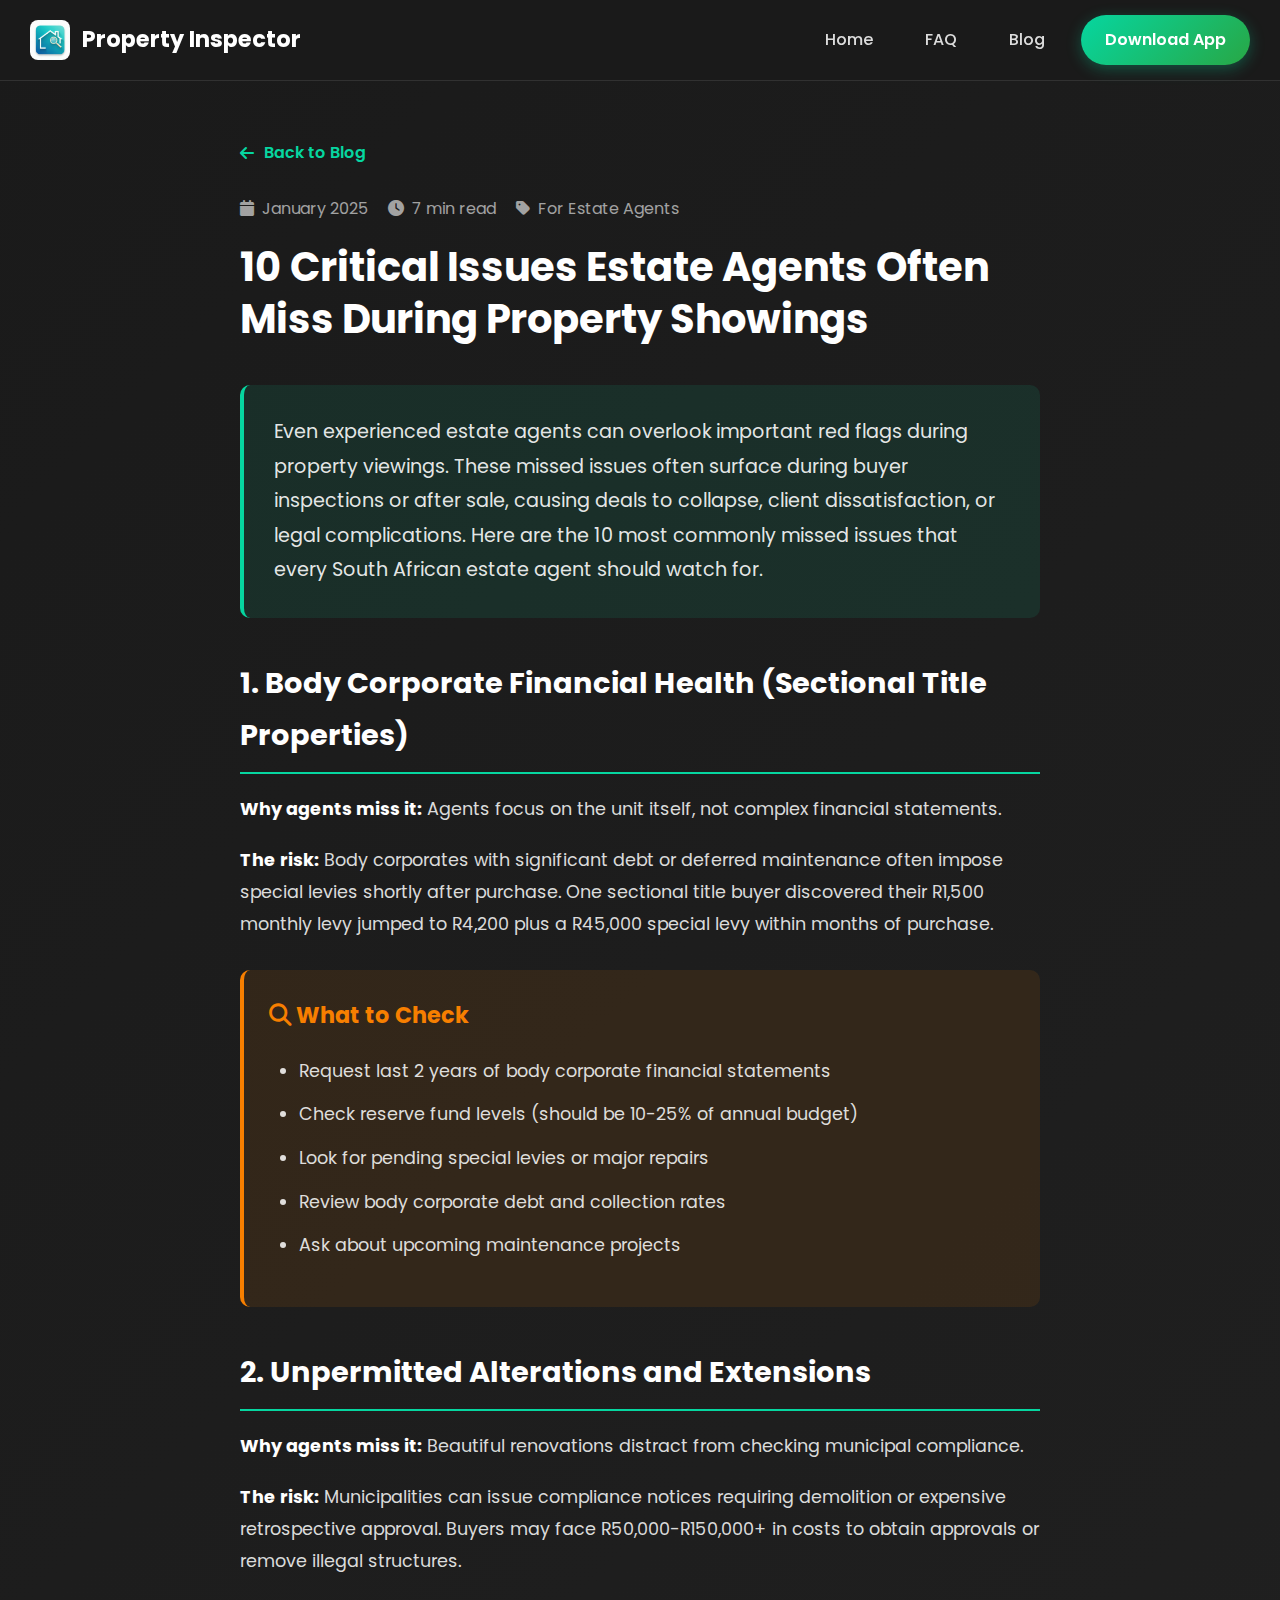
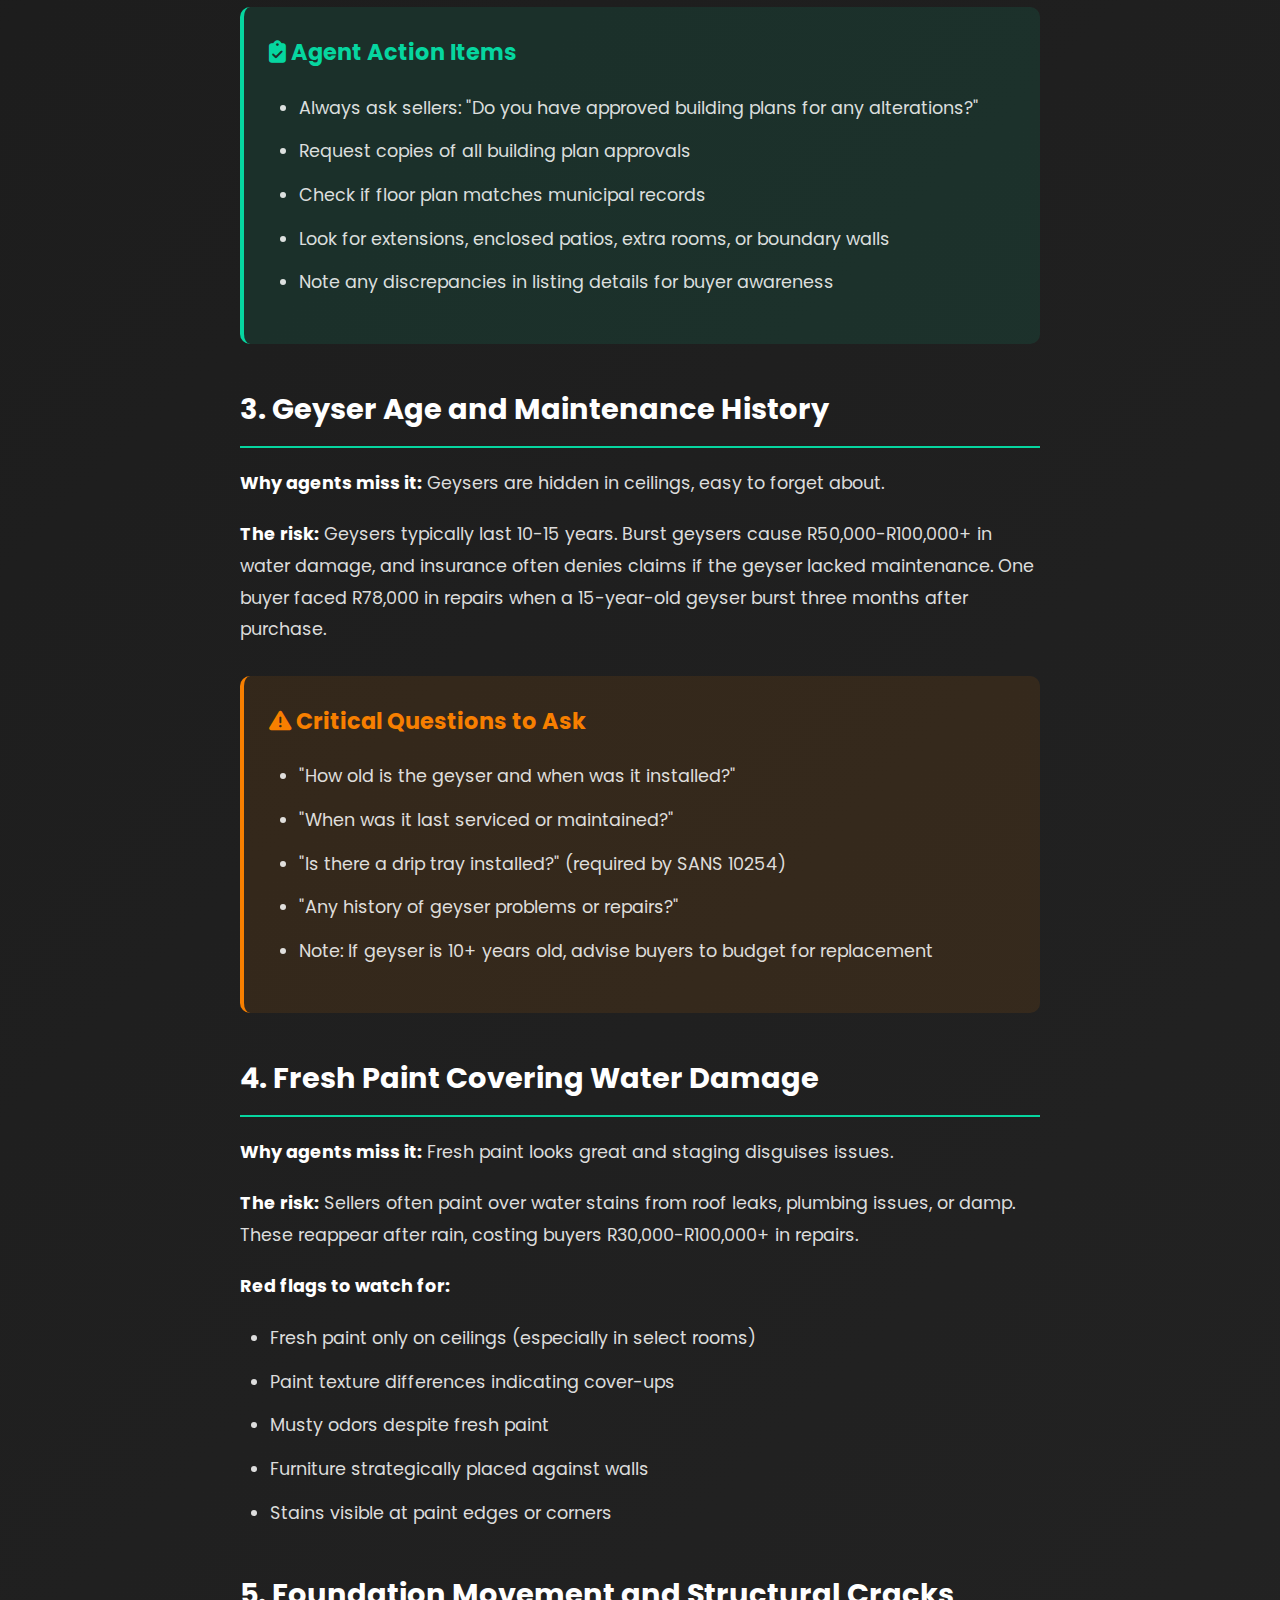
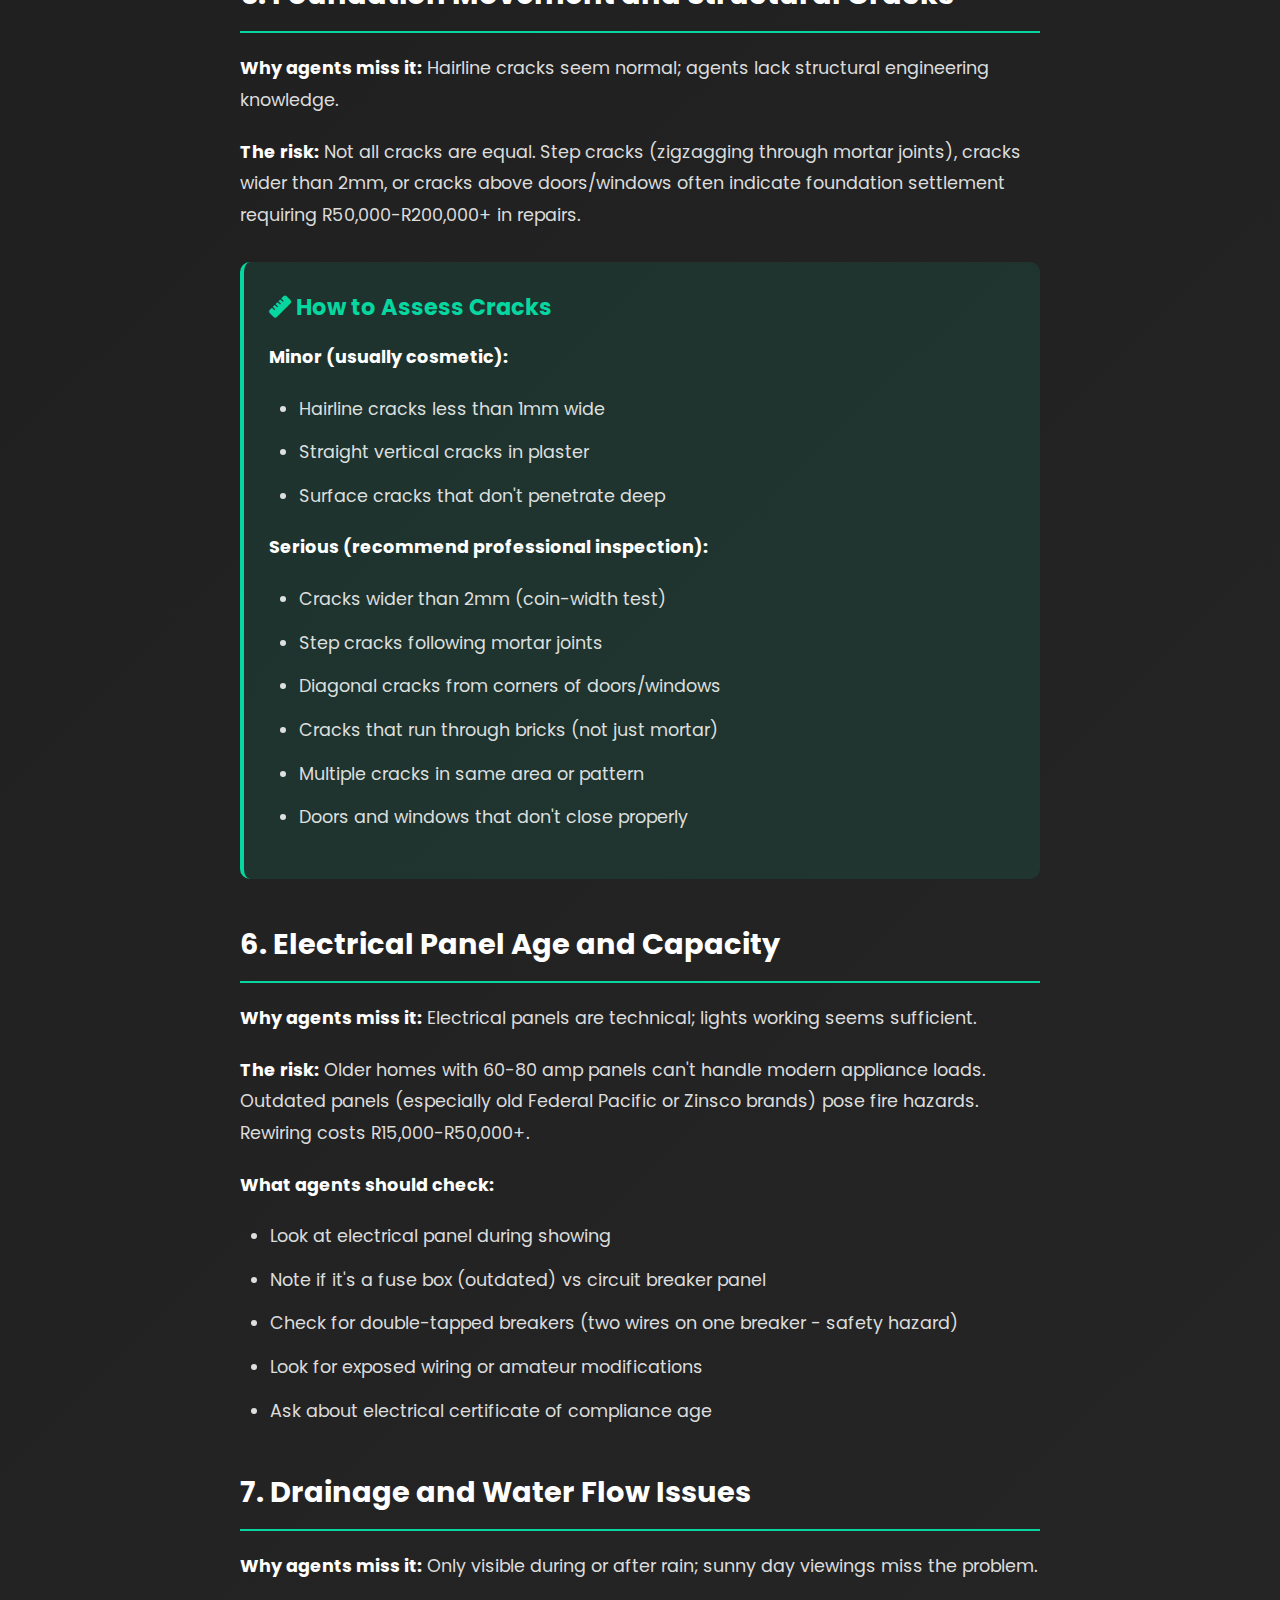
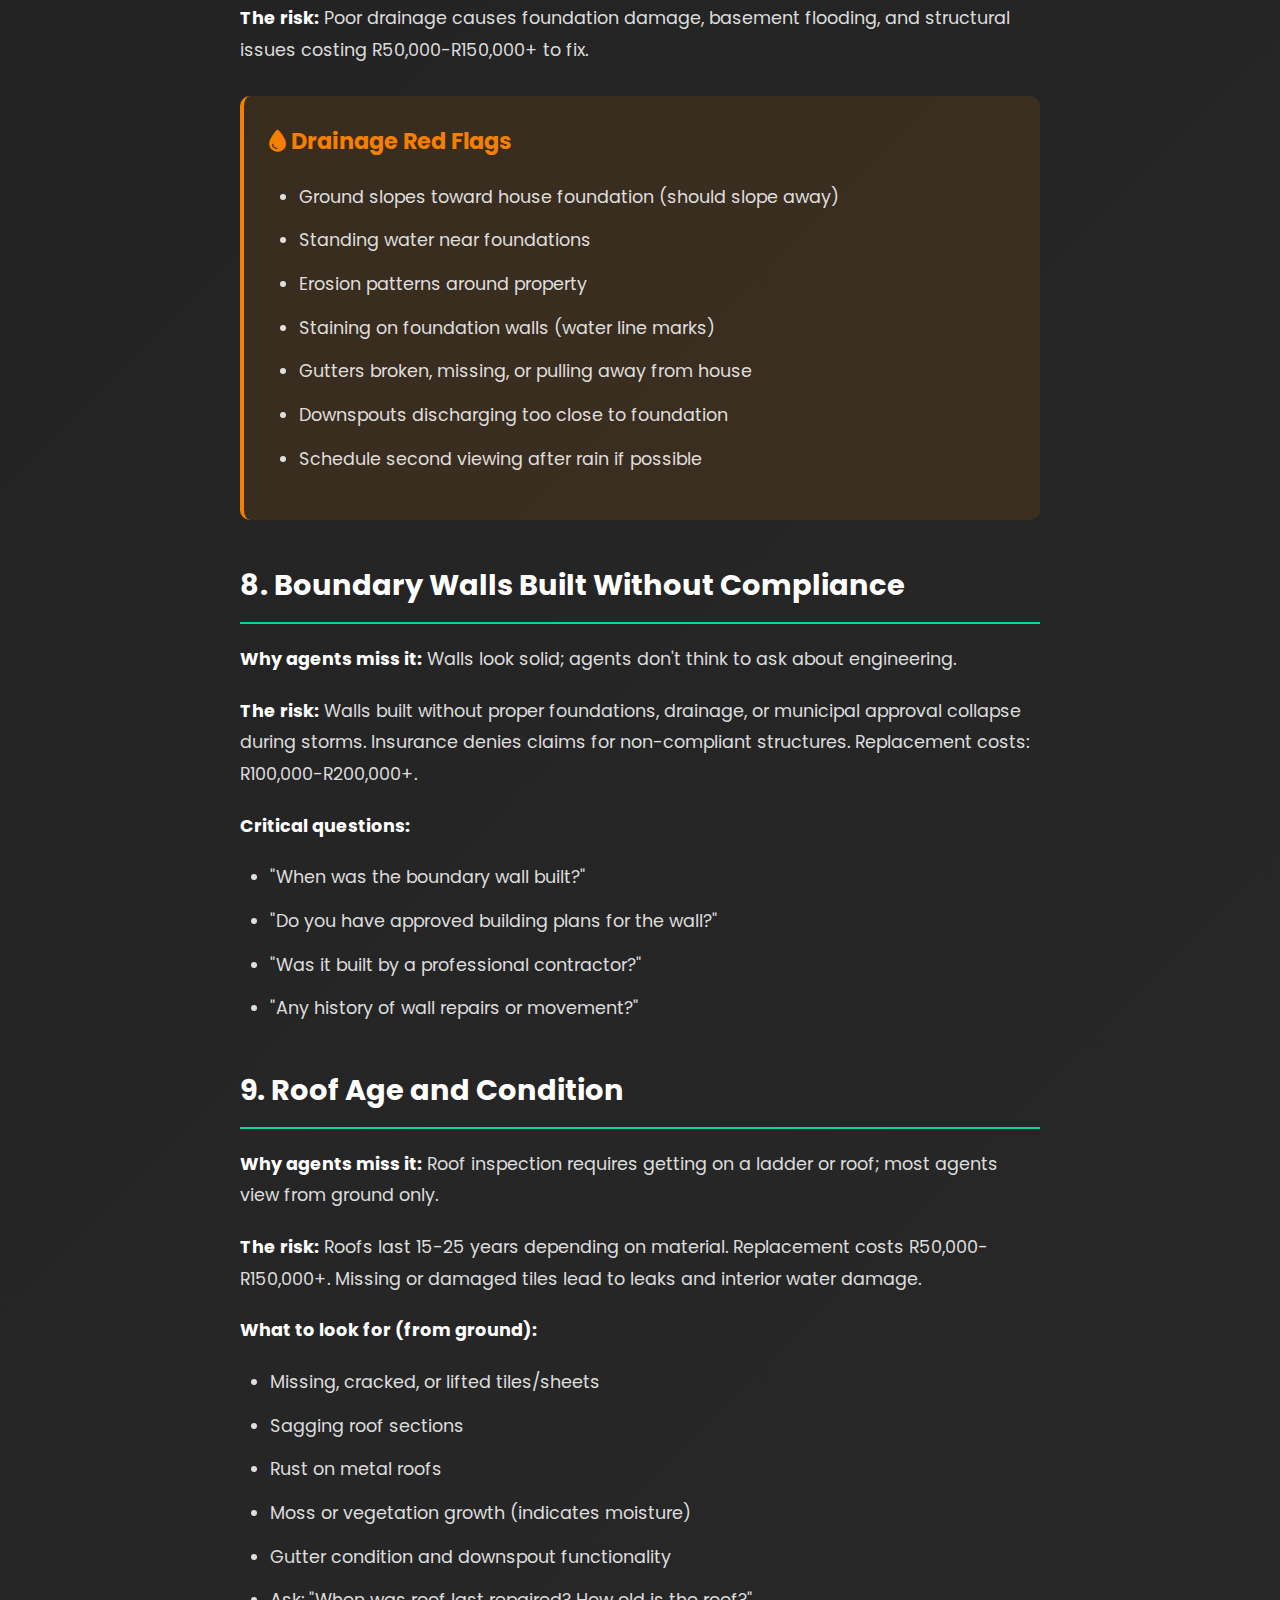
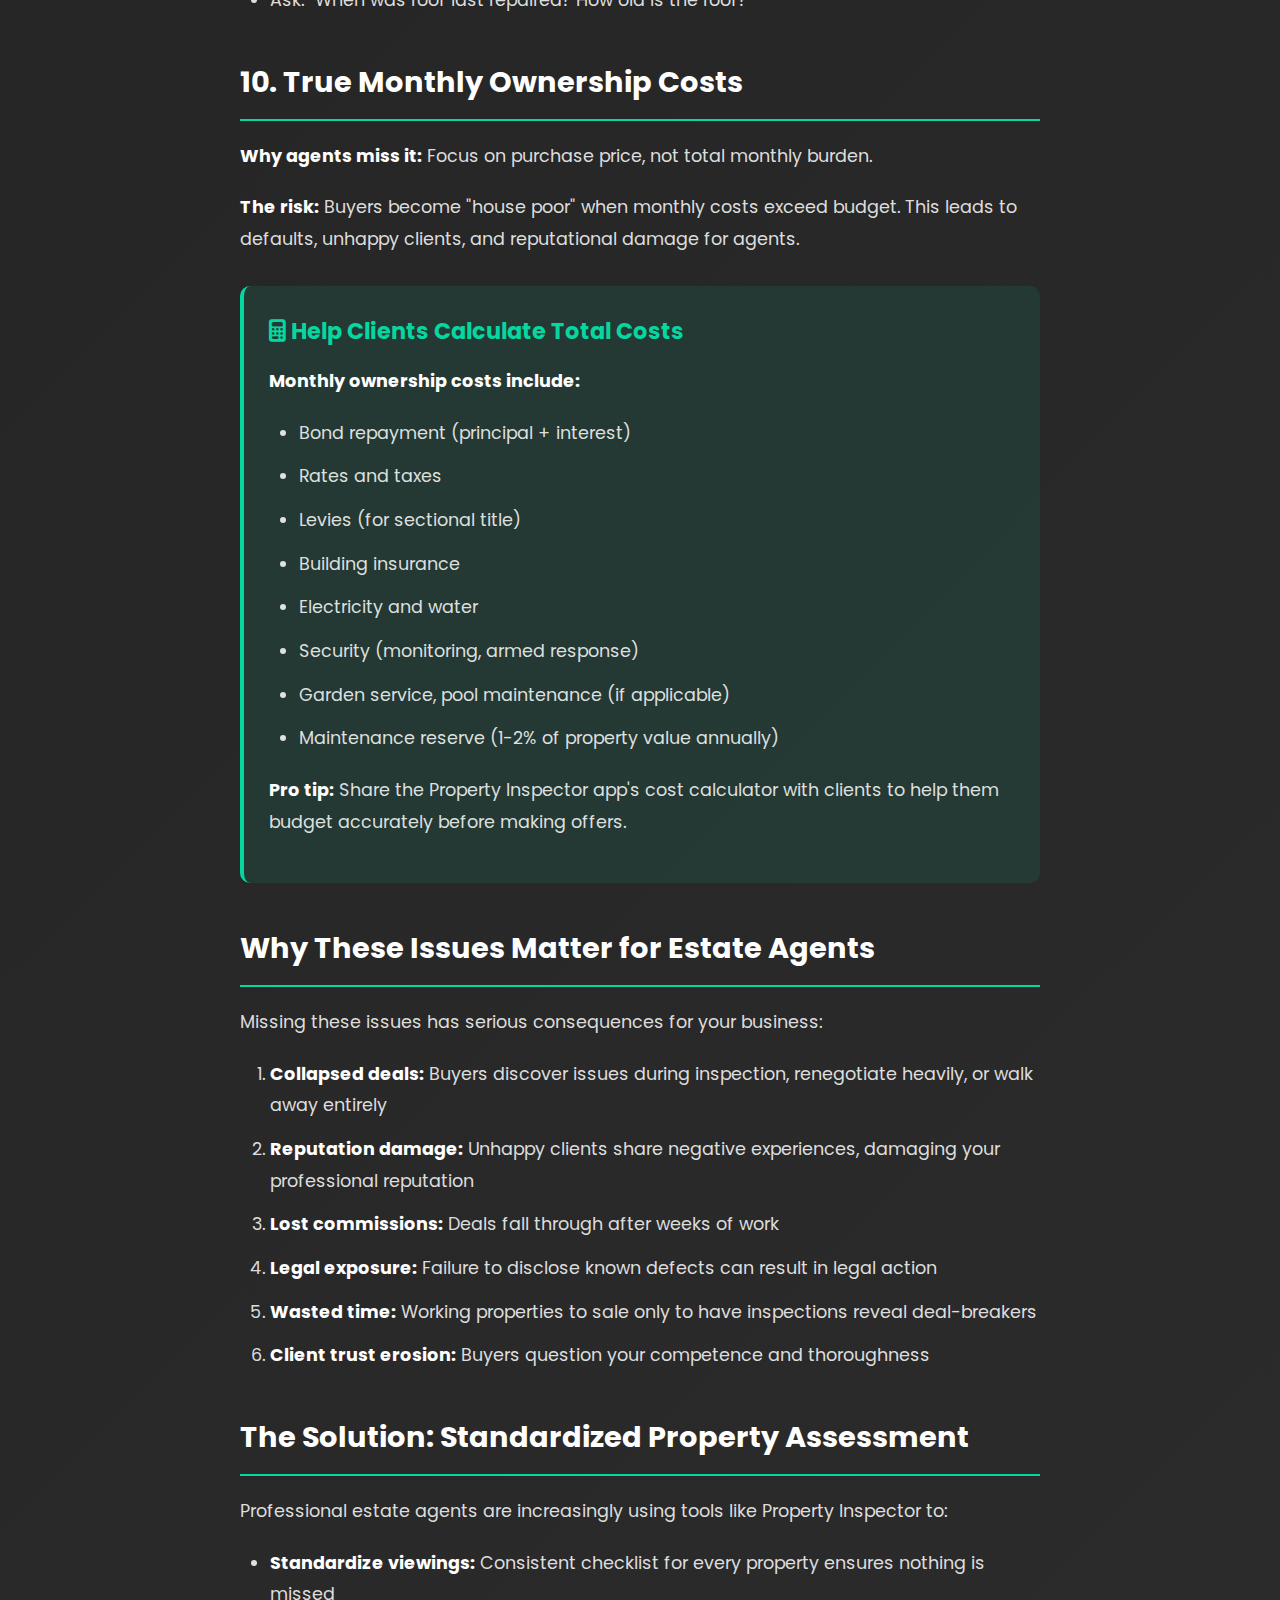
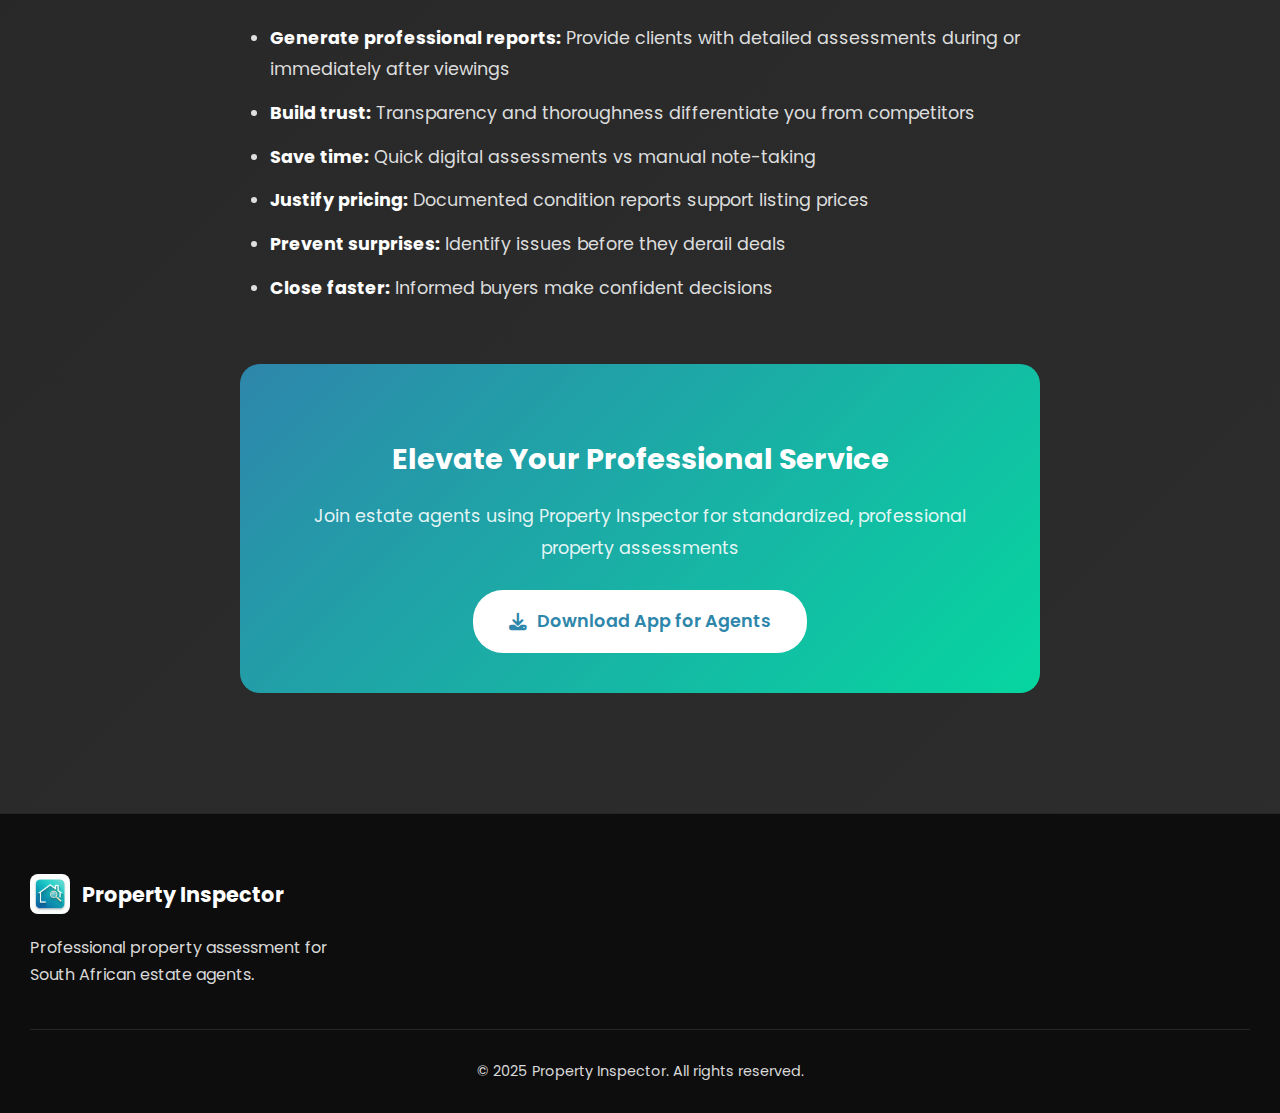
<file: blog-estate-agent-mistakes.html>
<!DOCTYPE html>
<html lang="en">
<head>
    <meta charset="UTF-8">
    <meta name="viewport" content="width=device-width, initial-scale=1.0">
    
    <title>10 Critical Issues Estate Agents Miss During Property Showings | Property Inspector</title>
    <meta name="description" content="Even experienced estate agents overlook important red flags during viewings. Learn the most commonly missed issues that can derail deals in South Africa.">
    
    <link href="https://fonts.googleapis.com/css2?family=Poppins:wght@300;400;500;600;700;800;900&display=swap" rel="stylesheet">
    <link rel="stylesheet" href="https://cdnjs.cloudflare.com/ajax/libs/font-awesome/6.5.1/css/all.min.css">
    <link rel="stylesheet" href="website-styles.css">
    <link rel="icon" type="image/jpeg" href="images/logo.jpg">
    
    <style>
        .blog-article{padding:140px 0 80px}.article-container{max-width:800px;margin:0 auto}.article-header{margin-bottom:40px}.article-meta{display:flex;gap:20px;margin-bottom:20px;color:rgba(255,255,255,0.6)}.article-meta span{display:flex;align-items:center;gap:8px}.article-header h1{font-size:2.5rem;color:#fff;margin-bottom:20px;line-height:1.3}.article-intro{font-size:1.2rem;color:rgba(255,255,255,0.9);line-height:1.8;margin-bottom:40px;padding:30px;background:rgba(6,214,160,0.1);border-left:4px solid #06D6A0;border-radius:10px}.article-content{color:rgba(255,255,255,0.85);line-height:1.8;font-size:1.1rem}.article-content h2{font-size:1.8rem;color:#fff;margin:40px 0 20px 0;padding-bottom:10px;border-bottom:2px solid #06D6A0}.article-content h3{font-size:1.4rem;color:#fff;margin:30px 0 15px 0}.article-content p{margin-bottom:20px}.article-content ul,.article-content ol{margin:20px 0;padding-left:30px}.article-content li{margin-bottom:12px}.article-content strong{color:#fff}.highlight-box{background:rgba(247,127,0,0.1);border-left:4px solid #F77F00;padding:25px;margin:30px 0;border-radius:10px}.highlight-box h3{color:#F77F00;margin-top:0}.tip-box{background:rgba(6,214,160,0.1);border-left:4px solid #06D6A0;padding:25px;margin:30px 0;border-radius:10px}.tip-box h3{color:#06D6A0;margin-top:0}.article-cta{background:linear-gradient(135deg,#2E86AB,#06D6A0);padding:40px;border-radius:20px;text-align:center;margin:60px 0 40px 0}.article-cta h3{font-size:1.8rem;margin-bottom:15px;color:#fff}.article-cta p{font-size:1.1rem;margin-bottom:25px;color:rgba(255,255,255,0.9)}.back-to-blog{display:inline-flex;align-items:center;gap:10px;color:#06D6A0;text-decoration:none;font-weight:600;margin-bottom:30px}.back-to-blog:hover{gap:15px}@media (max-width:768px){.article-header h1{font-size:1.8rem}.article-content{font-size:1rem}}
    </style>
</head>
<body>
    <nav class="navbar" id="navbar">
        <div class="container">
            <div class="nav-content">
                <a href="index.html" class="nav-logo">
                    <img src="images/logo.jpg" alt="Property Inspector Logo">
                    <span>Property Inspector</span>
                </a>
                <button class="nav-toggle" id="navToggle">
                    <i class="fas fa-bars"></i>
                </button>
                <ul class="nav-menu" id="navMenu">
                    <li><a href="index.html" class="nav-link">Home</a></li>
                    <li><a href="faq.html" class="nav-link">FAQ</a></li>
                    <li><a href="blog.html" class="nav-link">Blog</a></li>
                    <li><a href="https://play.google.com/store/apps/details?id=com.joelapexs.propertyinspector" target="_blank" class="nav-link btn-primary">Download App</a></li>
                </ul>
            </div>
        </div>
    </nav>

    <article class="blog-article">
        <div class="container">
            <div class="article-container">
                <a href="blog.html" class="back-to-blog">
                    <i class="fas fa-arrow-left"></i> Back to Blog
                </a>
                
                <div class="article-header">
                    <div class="article-meta">
                        <span><i class="fas fa-calendar"></i> January 2025</span>
                        <span><i class="fas fa-clock"></i> 7 min read</span>
                        <span><i class="fas fa-tag"></i> For Estate Agents</span>
                    </div>
                    <h1>10 Critical Issues Estate Agents Often Miss During Property Showings</h1>
                </div>
                
                <div class="article-intro">
                    Even experienced estate agents can overlook important red flags during property viewings. These missed issues often surface during buyer inspections or after sale, causing deals to collapse, client dissatisfaction, or legal complications. Here are the 10 most commonly missed issues that every South African estate agent should watch for.
                </div>
                
                <div class="article-content">
                    <h2>1. Body Corporate Financial Health (Sectional Title Properties)</h2>
                    
                    <p><strong>Why agents miss it:</strong> Agents focus on the unit itself, not complex financial statements.</p>
                    
                    <p><strong>The risk:</strong> Body corporates with significant debt or deferred maintenance often impose special levies shortly after purchase. One sectional title buyer discovered their R1,500 monthly levy jumped to R4,200 plus a R45,000 special levy within months of purchase.</p>
                    
                    <div class="highlight-box">
                        <h3><i class="fas fa-search"></i> What to Check</h3>
                        <ul>
                            <li>Request last 2 years of body corporate financial statements</li>
                            <li>Check reserve fund levels (should be 10-25% of annual budget)</li>
                            <li>Look for pending special levies or major repairs</li>
                            <li>Review body corporate debt and collection rates</li>
                            <li>Ask about upcoming maintenance projects</li>
                        </ul>
                    </div>
                    
                    <h2>2. Unpermitted Alterations and Extensions</h2>
                    
                    <p><strong>Why agents miss it:</strong> Beautiful renovations distract from checking municipal compliance.</p>
                    
                    <p><strong>The risk:</strong> Municipalities can issue compliance notices requiring demolition or expensive retrospective approval. Buyers may face R50,000-R150,000+ in costs to obtain approvals or remove illegal structures.</p>
                    
                    <div class="tip-box">
                        <h3><i class="fas fa-clipboard-check"></i> Agent Action Items</h3>
                        <ul>
                            <li>Always ask sellers: "Do you have approved building plans for any alterations?"</li>
                            <li>Request copies of all building plan approvals</li>
                            <li>Check if floor plan matches municipal records</li>
                            <li>Look for extensions, enclosed patios, extra rooms, or boundary walls</li>
                            <li>Note any discrepancies in listing details for buyer awareness</li>
                        </ul>
                    </div>
                    
                    <h2>3. Geyser Age and Maintenance History</h2>
                    
                    <p><strong>Why agents miss it:</strong> Geysers are hidden in ceilings, easy to forget about.</p>
                    
                    <p><strong>The risk:</strong> Geysers typically last 10-15 years. Burst geysers cause R50,000-R100,000+ in water damage, and insurance often denies claims if the geyser lacked maintenance. One buyer faced R78,000 in repairs when a 15-year-old geyser burst three months after purchase.</p>
                    
                    <div class="highlight-box">
                        <h3><i class="fas fa-exclamation-triangle"></i> Critical Questions to Ask</h3>
                        <ul>
                            <li>"How old is the geyser and when was it installed?"</li>
                            <li>"When was it last serviced or maintained?"</li>
                            <li>"Is there a drip tray installed?" (required by SANS 10254)</li>
                            <li>"Any history of geyser problems or repairs?"</li>
                            <li>Note: If geyser is 10+ years old, advise buyers to budget for replacement</li>
                        </ul>
                    </div>
                    
                    <h2>4. Fresh Paint Covering Water Damage</h2>
                    
                    <p><strong>Why agents miss it:</strong> Fresh paint looks great and staging disguises issues.</p>
                    
                    <p><strong>The risk:</strong> Sellers often paint over water stains from roof leaks, plumbing issues, or damp. These reappear after rain, costing buyers R30,000-R100,000+ in repairs.</p>
                    
                    <p><strong>Red flags to watch for:</strong></p>
                    <ul>
                        <li>Fresh paint only on ceilings (especially in select rooms)</li>
                        <li>Paint texture differences indicating cover-ups</li>
                        <li>Musty odors despite fresh paint</li>
                        <li>Furniture strategically placed against walls</li>
                        <li>Stains visible at paint edges or corners</li>
                    </ul>
                    
                    <h2>5. Foundation Movement and Structural Cracks</h2>
                    
                    <p><strong>Why agents miss it:</strong> Hairline cracks seem normal; agents lack structural engineering knowledge.</p>
                    
                    <p><strong>The risk:</strong> Not all cracks are equal. Step cracks (zigzagging through mortar joints), cracks wider than 2mm, or cracks above doors/windows often indicate foundation settlement requiring R50,000-R200,000+ in repairs.</p>
                    
                    <div class="tip-box">
                        <h3><i class="fas fa-ruler"></i> How to Assess Cracks</h3>
                        <p><strong>Minor (usually cosmetic):</strong></p>
                        <ul>
                            <li>Hairline cracks less than 1mm wide</li>
                            <li>Straight vertical cracks in plaster</li>
                            <li>Surface cracks that don't penetrate deep</li>
                        </ul>
                        <p><strong>Serious (recommend professional inspection):</strong></p>
                        <ul>
                            <li>Cracks wider than 2mm (coin-width test)</li>
                            <li>Step cracks following mortar joints</li>
                            <li>Diagonal cracks from corners of doors/windows</li>
                            <li>Cracks that run through bricks (not just mortar)</li>
                            <li>Multiple cracks in same area or pattern</li>
                            <li>Doors and windows that don't close properly</li>
                        </ul>
                    </div>
                    
                    <h2>6. Electrical Panel Age and Capacity</h2>
                    
                    <p><strong>Why agents miss it:</strong> Electrical panels are technical; lights working seems sufficient.</p>
                    
                    <p><strong>The risk:</strong> Older homes with 60-80 amp panels can't handle modern appliance loads. Outdated panels (especially old Federal Pacific or Zinsco brands) pose fire hazards. Rewiring costs R15,000-R50,000+.</p>
                    
                    <p><strong>What agents should check:</strong></p>
                    <ul>
                        <li>Look at electrical panel during showing</li>
                        <li>Note if it's a fuse box (outdated) vs circuit breaker panel</li>
                        <li>Check for double-tapped breakers (two wires on one breaker - safety hazard)</li>
                        <li>Look for exposed wiring or amateur modifications</li>
                        <li>Ask about electrical certificate of compliance age</li>
                    </ul>
                    
                    <h2>7. Drainage and Water Flow Issues</h2>
                    
                    <p><strong>Why agents miss it:</strong> Only visible during or after rain; sunny day viewings miss the problem.</p>
                    
                    <p><strong>The risk:</strong> Poor drainage causes foundation damage, basement flooding, and structural issues costing R50,000-R150,000+ to fix.</p>
                    
                    <div class="highlight-box">
                        <h3><i class="fas fa-tint"></i> Drainage Red Flags</h3>
                        <ul>
                            <li>Ground slopes toward house foundation (should slope away)</li>
                            <li>Standing water near foundations</li>
                            <li>Erosion patterns around property</li>
                            <li>Staining on foundation walls (water line marks)</li>
                            <li>Gutters broken, missing, or pulling away from house</li>
                            <li>Downspouts discharging too close to foundation</li>
                            <li>Schedule second viewing after rain if possible</li>
                        </ul>
                    </div>
                    
                    <h2>8. Boundary Walls Built Without Compliance</h2>
                    
                    <p><strong>Why agents miss it:</strong> Walls look solid; agents don't think to ask about engineering.</p>
                    
                    <p><strong>The risk:</strong> Walls built without proper foundations, drainage, or municipal approval collapse during storms. Insurance denies claims for non-compliant structures. Replacement costs: R100,000-R200,000+.</p>
                    
                    <p><strong>Critical questions:</strong></p>
                    <ul>
                        <li>"When was the boundary wall built?"</li>
                        <li>"Do you have approved building plans for the wall?"</li>
                        <li>"Was it built by a professional contractor?"</li>
                        <li>"Any history of wall repairs or movement?"</li>
                    </ul>
                    
                    <h2>9. Roof Age and Condition</h2>
                    
                    <p><strong>Why agents miss it:</strong> Roof inspection requires getting on a ladder or roof; most agents view from ground only.</p>
                    
                    <p><strong>The risk:</strong> Roofs last 15-25 years depending on material. Replacement costs R50,000-R150,000+. Missing or damaged tiles lead to leaks and interior water damage.</p>
                    
                    <p><strong>What to look for (from ground):</strong></p>
                    <ul>
                        <li>Missing, cracked, or lifted tiles/sheets</li>
                        <li>Sagging roof sections</li>
                        <li>Rust on metal roofs</li>
                        <li>Moss or vegetation growth (indicates moisture)</li>
                        <li>Gutter condition and downspout functionality</li>
                        <li>Ask: "When was roof last repaired? How old is the roof?"</li>
                    </ul>
                    
                    <h2>10. True Monthly Ownership Costs</h2>
                    
                    <p><strong>Why agents miss it:</strong> Focus on purchase price, not total monthly burden.</p>
                    
                    <p><strong>The risk:</strong> Buyers become "house poor" when monthly costs exceed budget. This leads to defaults, unhappy clients, and reputational damage for agents.</p>
                    
                    <div class="tip-box">
                        <h3><i class="fas fa-calculator"></i> Help Clients Calculate Total Costs</h3>
                        <p><strong>Monthly ownership costs include:</strong></p>
                        <ul>
                            <li>Bond repayment (principal + interest)</li>
                            <li>Rates and taxes</li>
                            <li>Levies (for sectional title)</li>
                            <li>Building insurance</li>
                            <li>Electricity and water</li>
                            <li>Security (monitoring, armed response)</li>
                            <li>Garden service, pool maintenance (if applicable)</li>
                            <li>Maintenance reserve (1-2% of property value annually)</li>
                        </ul>
                        <p><strong>Pro tip:</strong> Share the Property Inspector app's cost calculator with clients to help them budget accurately before making offers.</p>
                    </div>
                    
                    <h2>Why These Issues Matter for Estate Agents</h2>
                    
                    <p>Missing these issues has serious consequences for your business:</p>
                    
                    <ol>
                        <li><strong>Collapsed deals:</strong> Buyers discover issues during inspection, renegotiate heavily, or walk away entirely</li>
                        <li><strong>Reputation damage:</strong> Unhappy clients share negative experiences, damaging your professional reputation</li>
                        <li><strong>Lost commissions:</strong> Deals fall through after weeks of work</li>
                        <li><strong>Legal exposure:</strong> Failure to disclose known defects can result in legal action</li>
                        <li><strong>Wasted time:</strong> Working properties to sale only to have inspections reveal deal-breakers</li>
                        <li><strong>Client trust erosion:</strong> Buyers question your competence and thoroughness</li>
                    </ol>
                    
                    <h2>The Solution: Standardized Property Assessment</h2>
                    
                    <p>Professional estate agents are increasingly using tools like Property Inspector to:</p>
                    
                    <ul>
                        <li><strong>Standardize viewings:</strong> Consistent checklist for every property ensures nothing is missed</li>
                        <li><strong>Generate professional reports:</strong> Provide clients with detailed assessments during or immediately after viewings</li>
                        <li><strong>Build trust:</strong> Transparency and thoroughness differentiate you from competitors</li>
                        <li><strong>Save time:</strong> Quick digital assessments vs manual note-taking</li>
                        <li><strong>Justify pricing:</strong> Documented condition reports support listing prices</li>
                        <li><strong>Prevent surprises:</strong> Identify issues before they derail deals</li>
                        <li><strong>Close faster:</strong> Informed buyers make confident decisions</li>
                    </ul>
                    
                    <div class="article-cta">
                        <h3>Elevate Your Professional Service</h3>
                        <p>Join estate agents using Property Inspector for standardized, professional property assessments</p>
                        <a href="https://play.google.com/store/apps/details?id=com.joelapexs.propertyinspector" target="_blank" class="btn btn-large" style="background:white;color:#2E86AB;padding:16px 36px;border-radius:30px;font-weight:600;text-decoration:none;display:inline-flex;align-items:center;gap:10px">
                            <i class="fas fa-download"></i>
                            Download App for Agents
                        </a>
                    </div>
                </div>
            </div>
        </div>
    </article>

    <footer class="footer">
        <div class="container">
            <div class="footer-content">
                <div class="footer-brand">
                    <div class="footer-logo">
                        <img src="images/logo.jpg" alt="Property Inspector">
                        <span>Property Inspector</span>
                    </div>
                    <p>Professional property assessment for South African estate agents.</p>
                </div>
            </div>
            <div class="footer-bottom">
                <p>&copy; 2025 Property Inspector. All rights reserved.</p>
            </div>
        </div>
    </footer>

    <script src="website-main.js"></script>
</body>
</html>
</file>
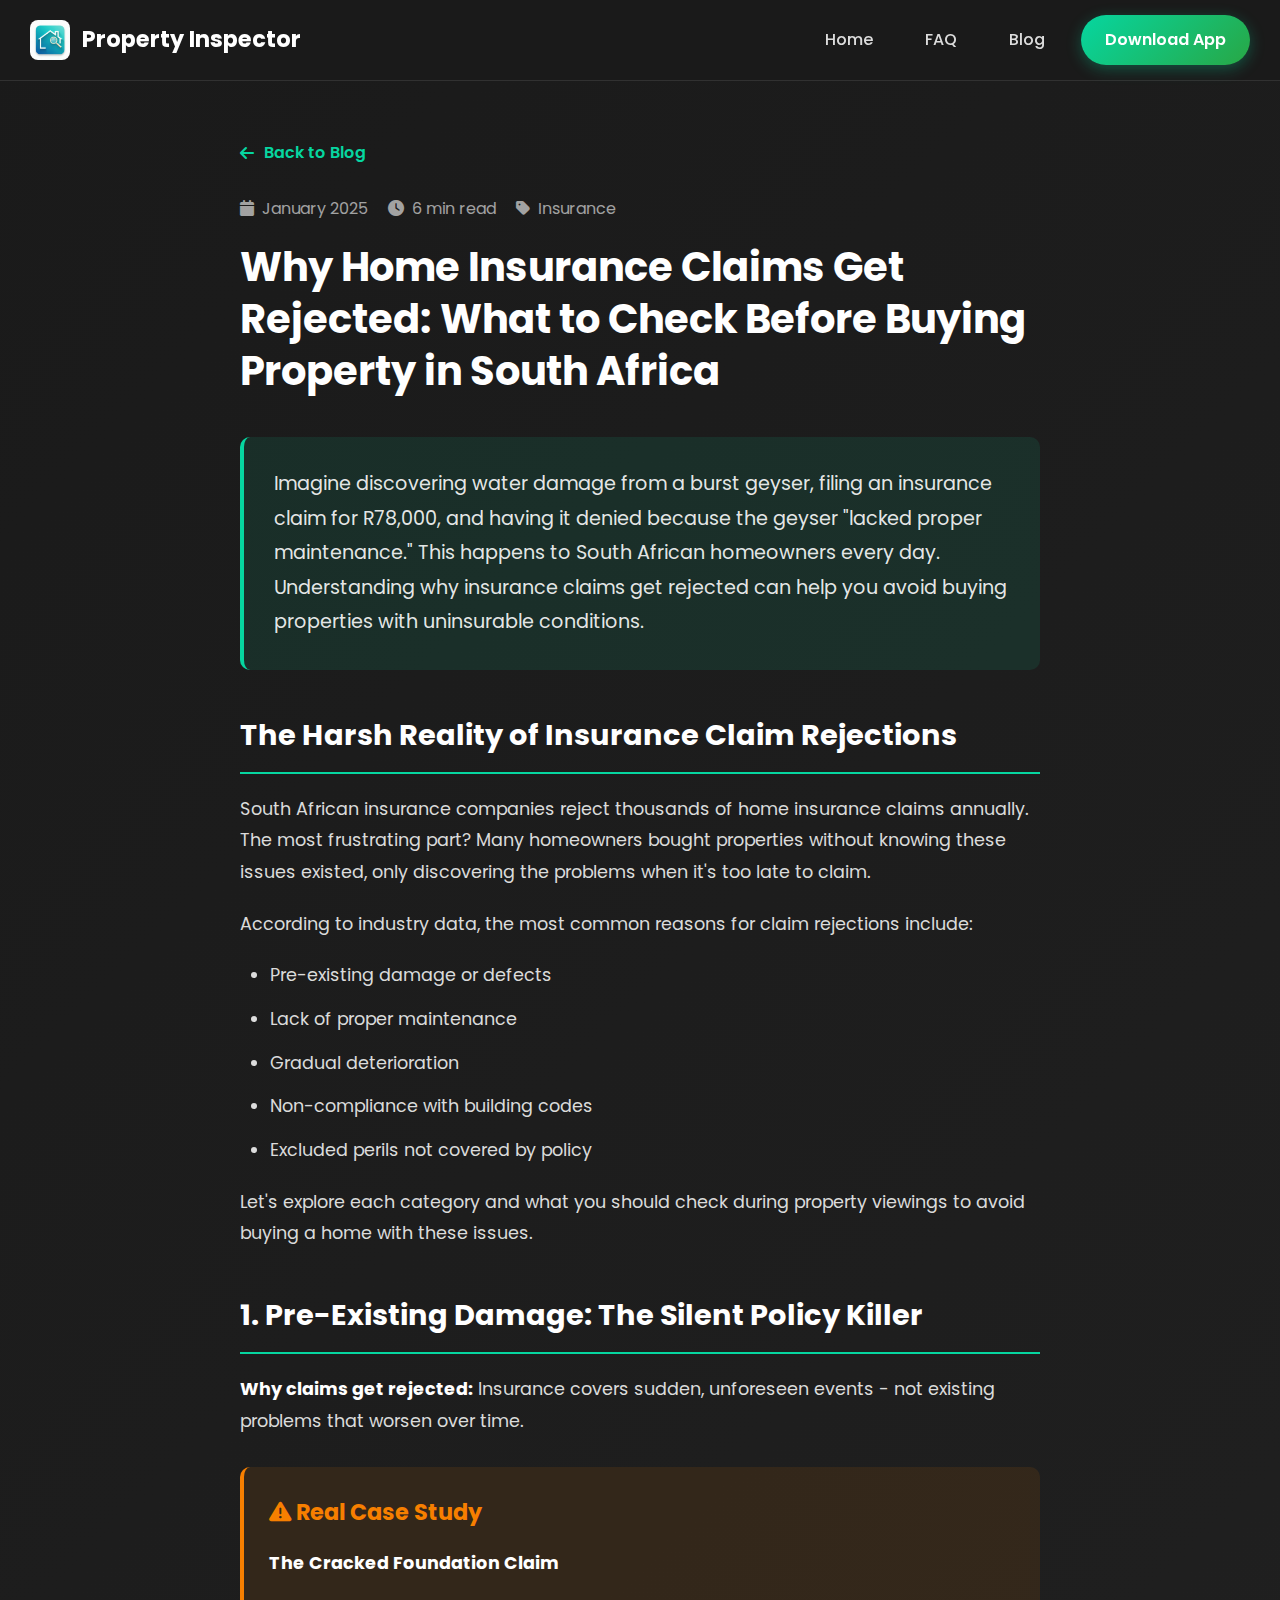
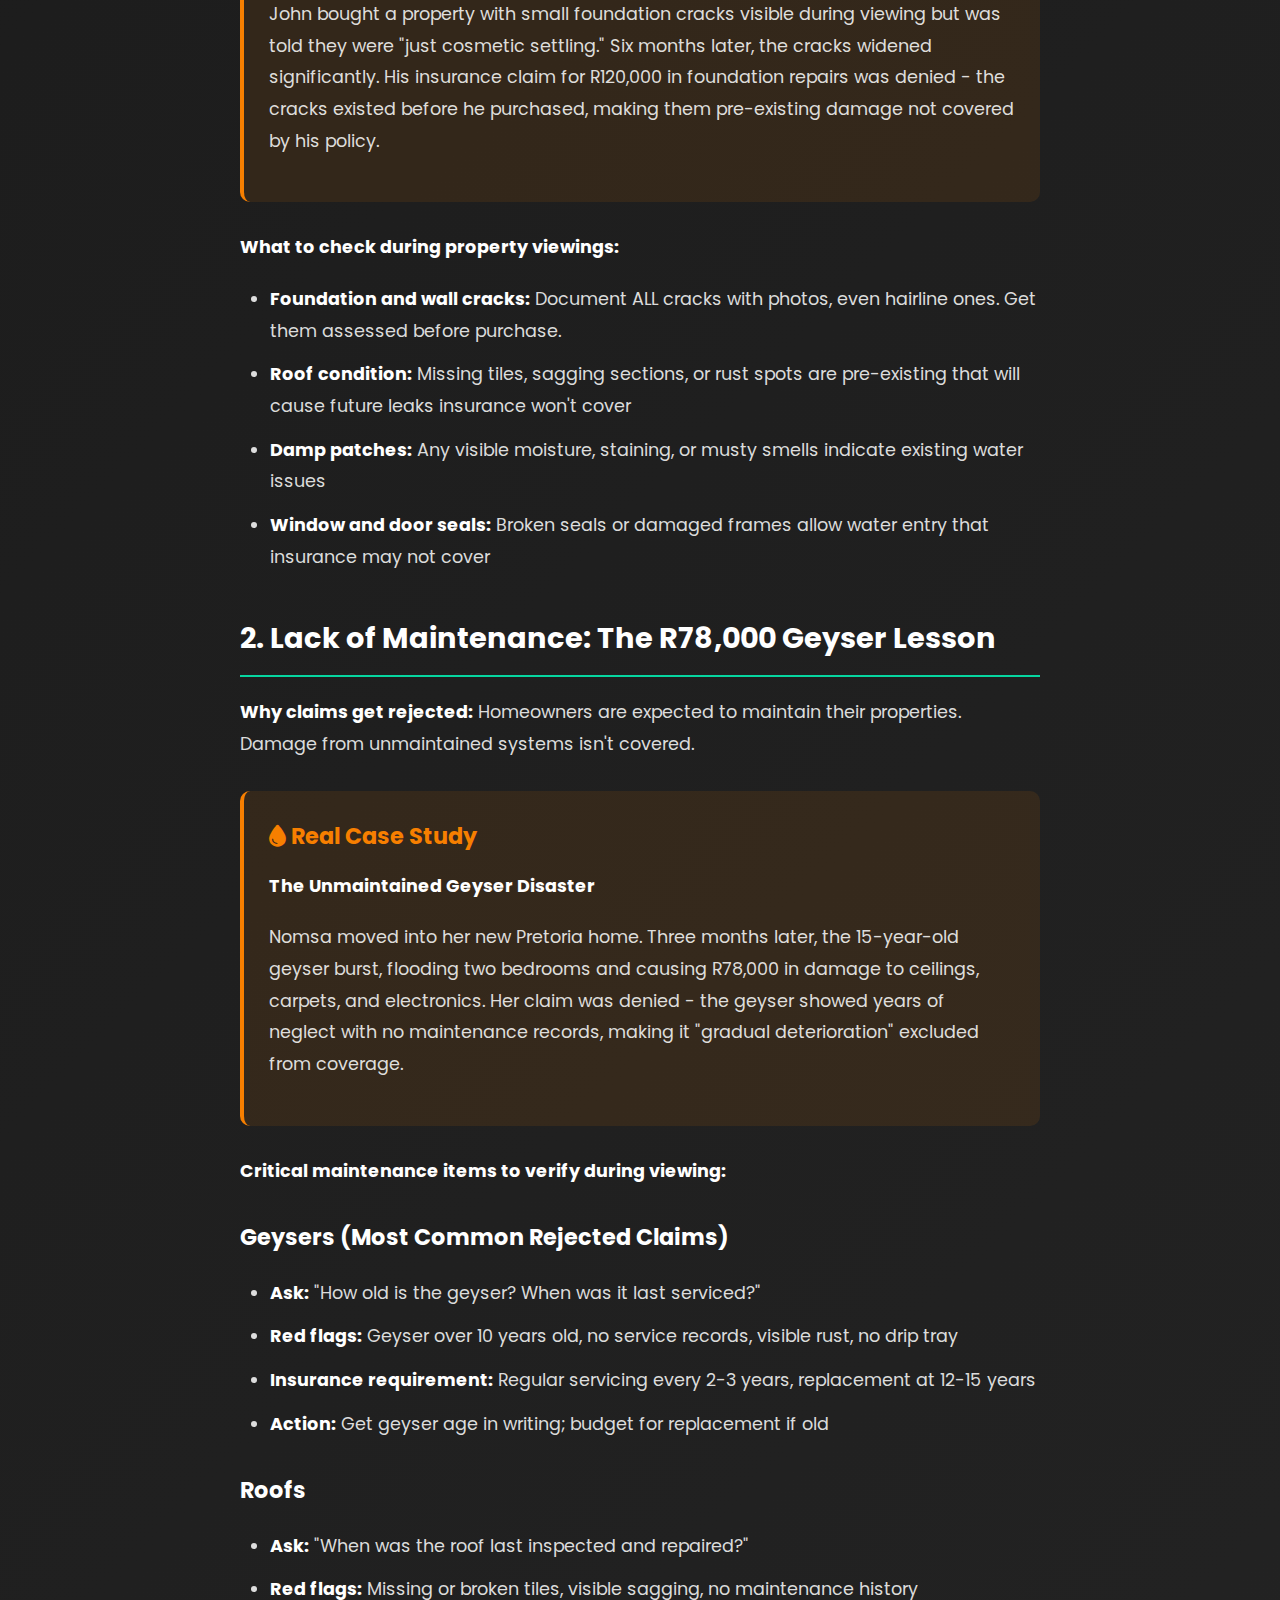
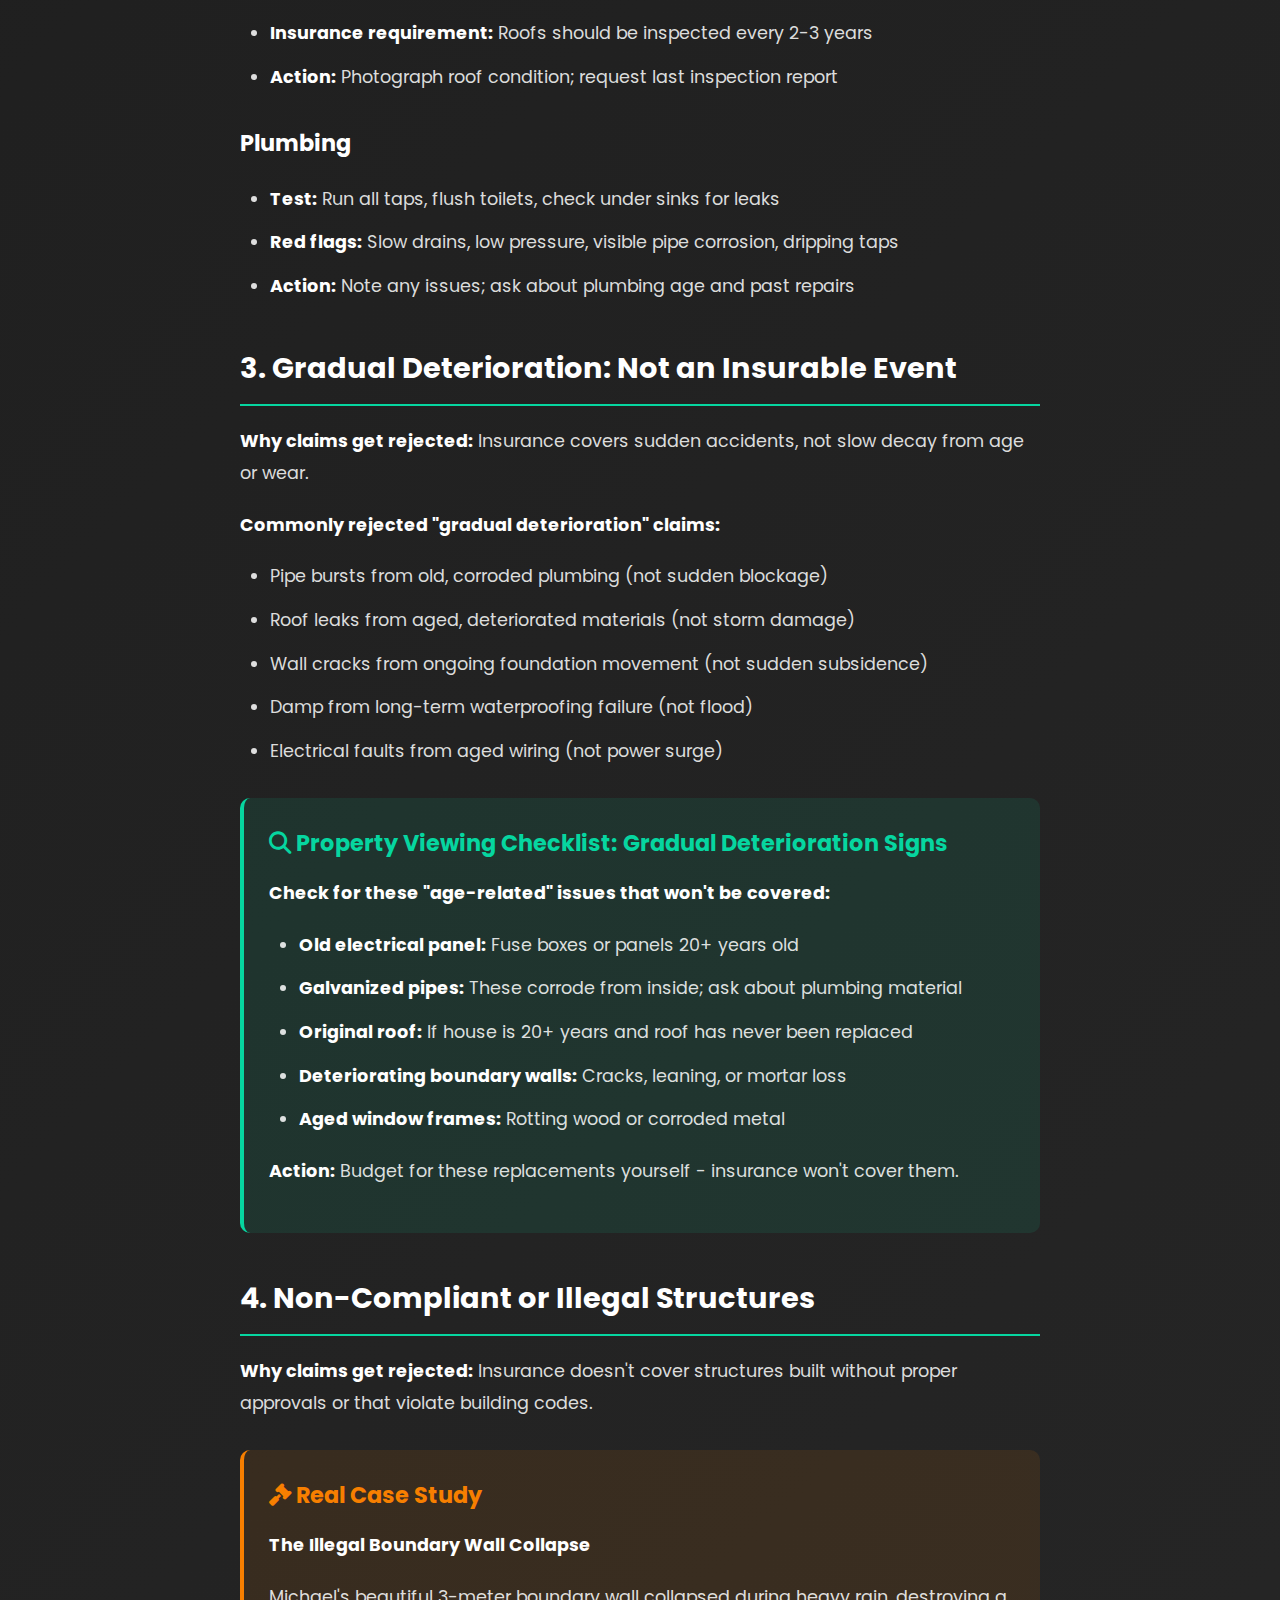
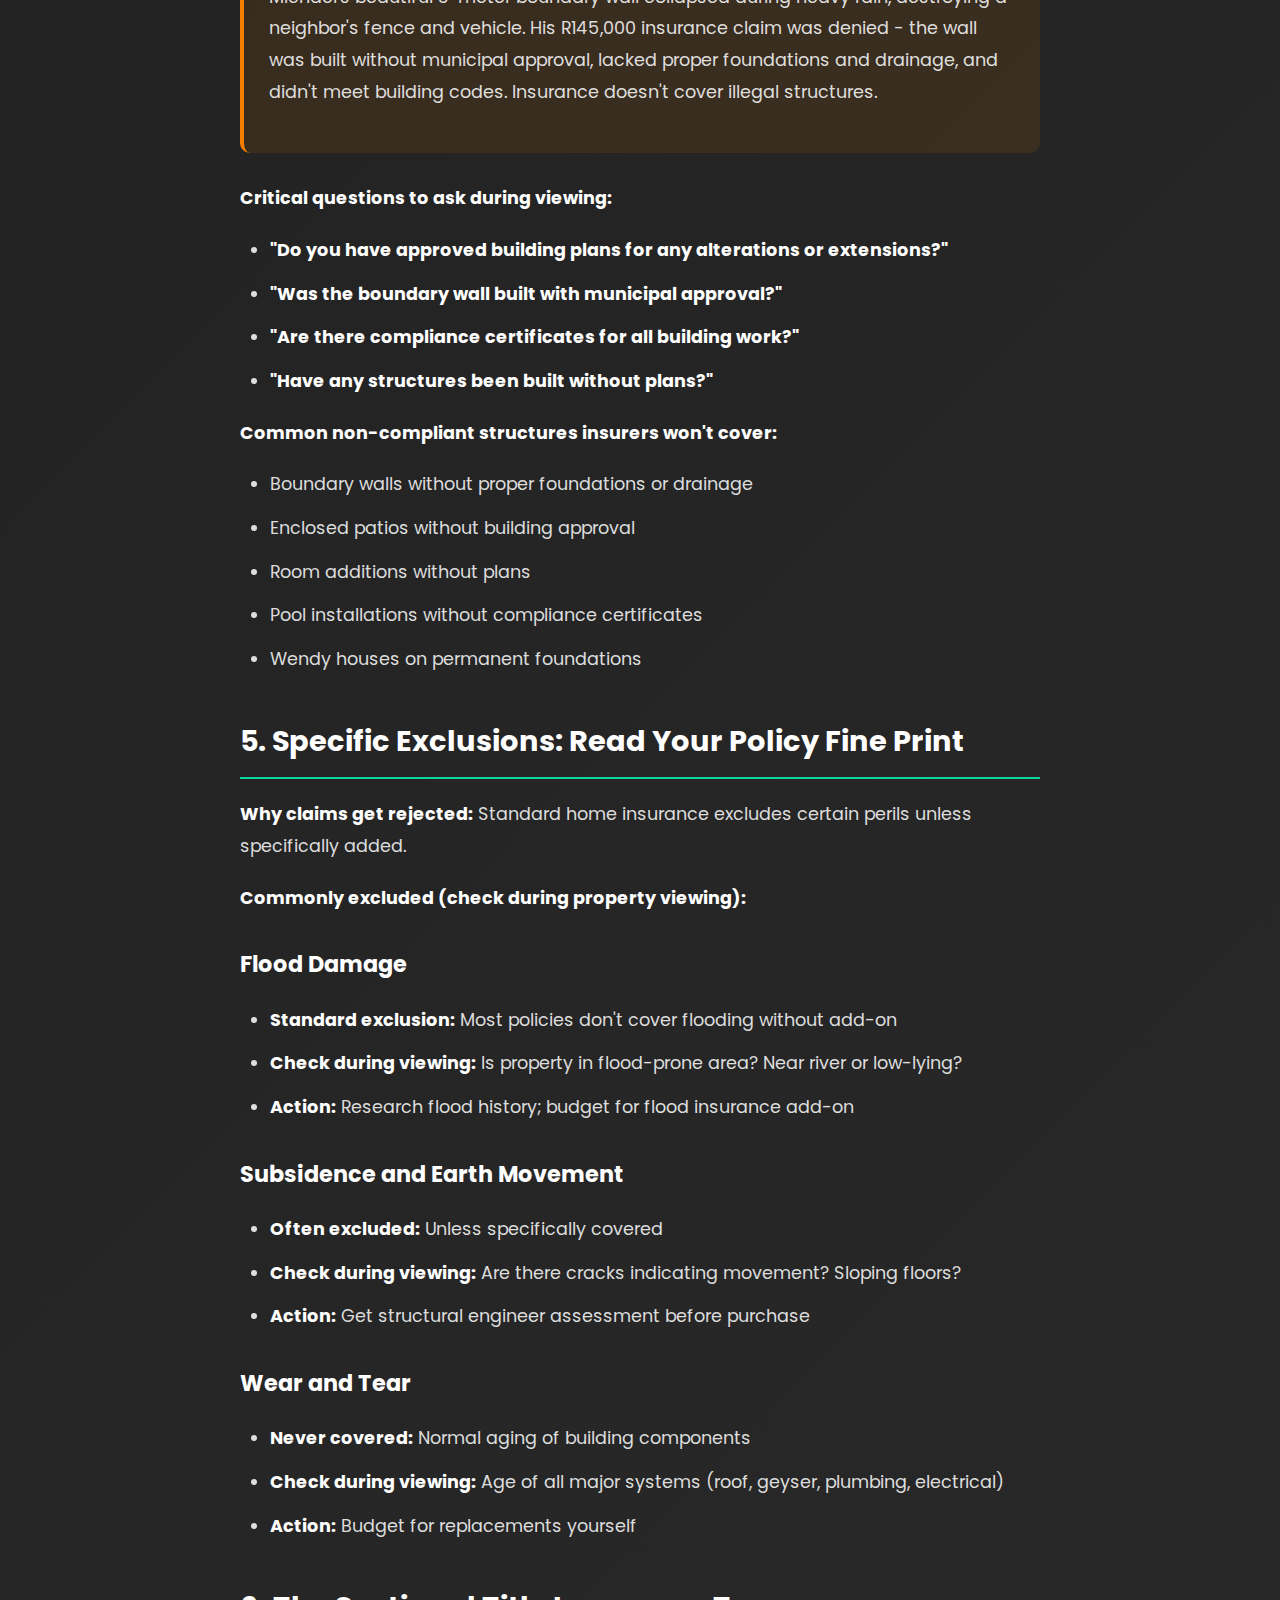
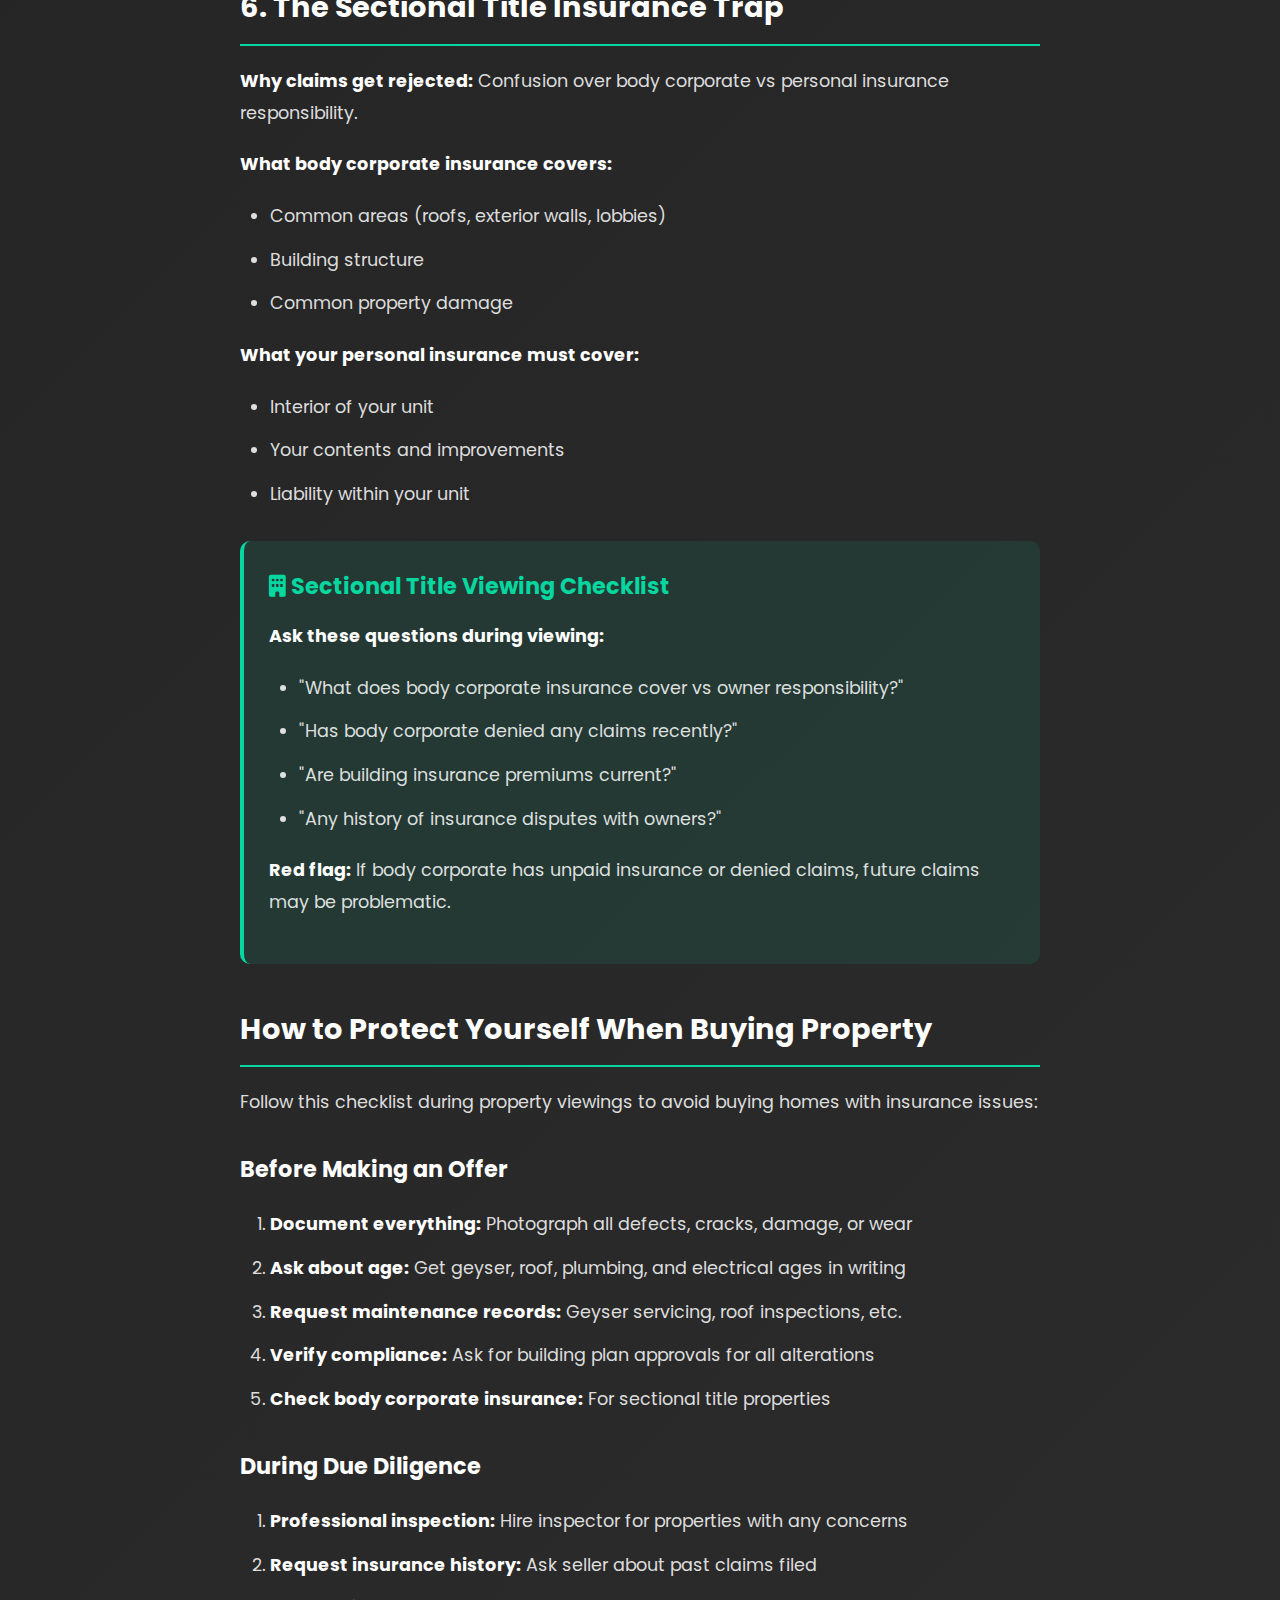
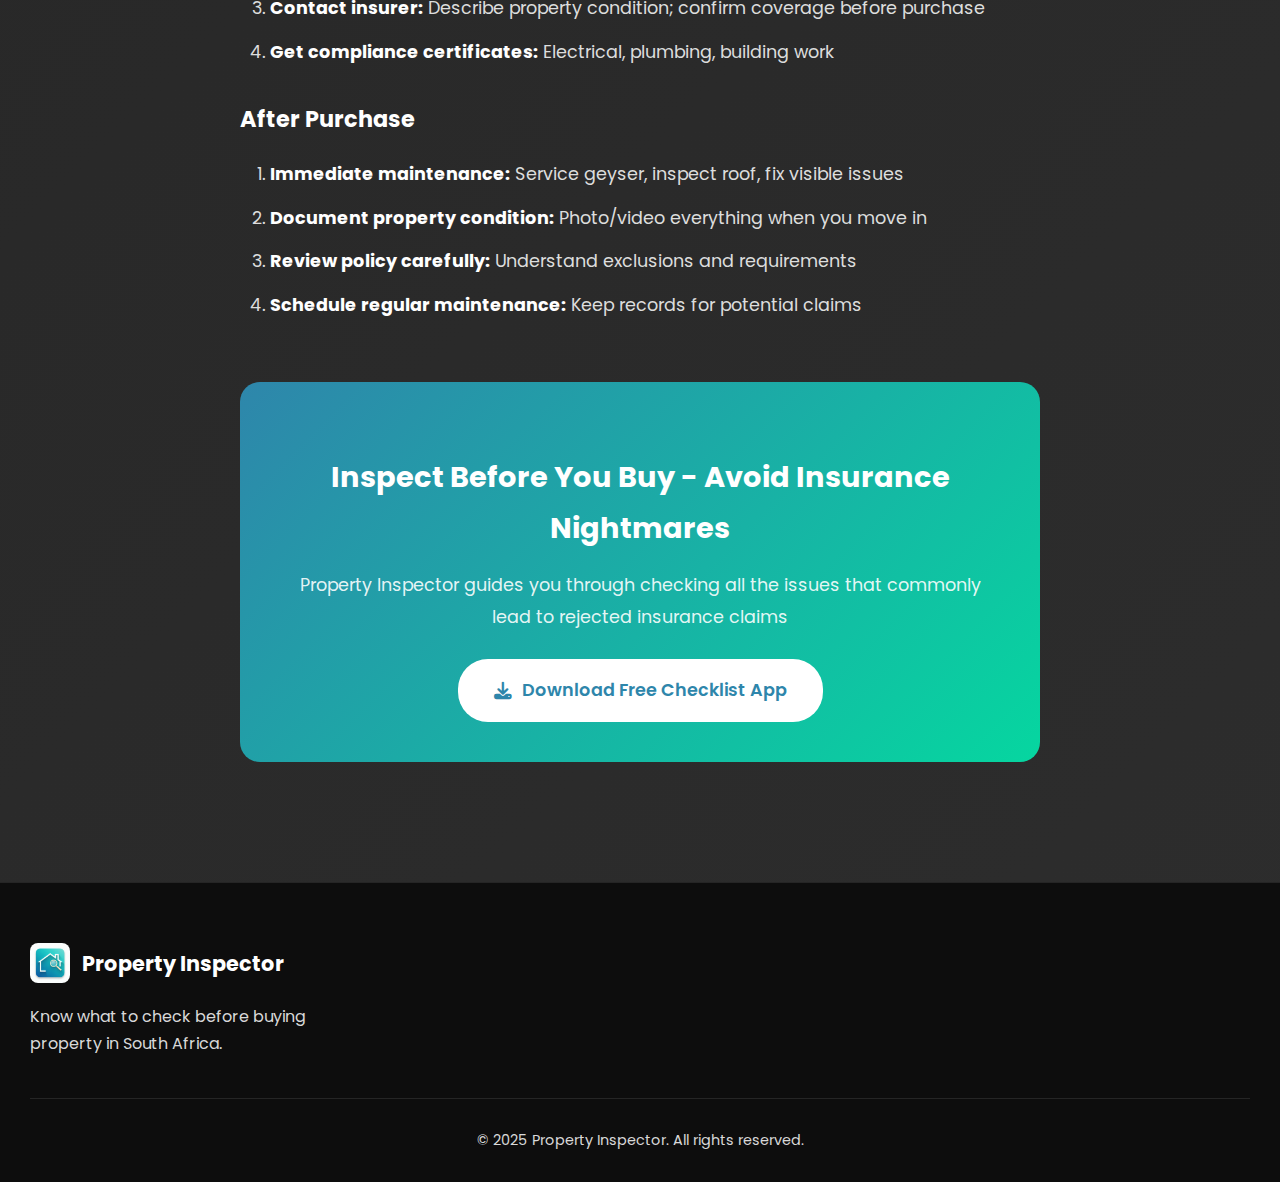
<file: blog-insurance-claims-rejected.html>
<!DOCTYPE html>
<html lang="en">
<head>
    <meta charset="UTF-8">
    <meta name="viewport" content="width=device-width, initial-scale=1.0">
    
    <title>Why Home Insurance Claims Get Rejected in South Africa | Property Inspector</title>
    <meta name="description" content="Discover why South African homeowners' insurance claims are denied. Learn what to check during property viewings to avoid uninsurable conditions.">
    
    <link href="https://fonts.googleapis.com/css2?family=Poppins:wght@300;400;500;600;700;800;900&display=swap" rel="stylesheet">
    <link rel="stylesheet" href="https://cdnjs.cloudflare.com/ajax/libs/font-awesome/6.5.1/css/all.min.css">
    <link rel="stylesheet" href="website-styles.css">
    <link rel="icon" type="image/jpeg" href="images/logo.jpg">
    
    <style>
        .blog-article{padding:140px 0 80px}.article-container{max-width:800px;margin:0 auto}.article-header{margin-bottom:40px}.article-meta{display:flex;gap:20px;margin-bottom:20px;color:rgba(255,255,255,0.6)}.article-meta span{display:flex;align-items:center;gap:8px}.article-header h1{font-size:2.5rem;color:#fff;margin-bottom:20px;line-height:1.3}.article-intro{font-size:1.2rem;color:rgba(255,255,255,0.9);line-height:1.8;margin-bottom:40px;padding:30px;background:rgba(6,214,160,0.1);border-left:4px solid #06D6A0;border-radius:10px}.article-content{color:rgba(255,255,255,0.85);line-height:1.8;font-size:1.1rem}.article-content h2{font-size:1.8rem;color:#fff;margin:40px 0 20px 0;padding-bottom:10px;border-bottom:2px solid #06D6A0}.article-content h3{font-size:1.4rem;color:#fff;margin:30px 0 15px 0}.article-content p{margin-bottom:20px}.article-content ul,.article-content ol{margin:20px 0;padding-left:30px}.article-content li{margin-bottom:12px}.article-content strong{color:#fff}.highlight-box{background:rgba(247,127,0,0.1);border-left:4px solid #F77F00;padding:25px;margin:30px 0;border-radius:10px}.highlight-box h3{color:#F77F00;margin-top:0}.tip-box{background:rgba(6,214,160,0.1);border-left:4px solid #06D6A0;padding:25px;margin:30px 0;border-radius:10px}.tip-box h3{color:#06D6A0;margin-top:0}.article-cta{background:linear-gradient(135deg,#2E86AB,#06D6A0);padding:40px;border-radius:20px;text-align:center;margin:60px 0 40px 0}.article-cta h3{font-size:1.8rem;margin-bottom:15px;color:#fff}.article-cta p{font-size:1.1rem;margin-bottom:25px;color:rgba(255,255,255,0.9)}.back-to-blog{display:inline-flex;align-items:center;gap:10px;color:#06D6A0;text-decoration:none;font-weight:600;margin-bottom:30px}.back-to-blog:hover{gap:15px}@media (max-width:768px){.article-header h1{font-size:1.8rem}.article-content{font-size:1rem}}
    </style>
</head>
<body>
    <nav class="navbar" id="navbar">
        <div class="container">
            <div class="nav-content">
                <a href="index.html" class="nav-logo">
                    <img src="images/logo.jpg" alt="Property Inspector Logo">
                    <span>Property Inspector</span>
                </a>
                <button class="nav-toggle" id="navToggle">
                    <i class="fas fa-bars"></i>
                </button>
                <ul class="nav-menu" id="navMenu">
                    <li><a href="index.html" class="nav-link">Home</a></li>
                    <li><a href="faq.html" class="nav-link">FAQ</a></li>
                    <li><a href="blog.html" class="nav-link">Blog</a></li>
                    <li><a href="https://play.google.com/store/apps/details?id=com.joelapexs.propertyinspector" target="_blank" class="nav-link btn-primary">Download App</a></li>
                </ul>
            </div>
        </div>
    </nav>

    <article class="blog-article">
        <div class="container">
            <div class="article-container">
                <a href="blog.html" class="back-to-blog">
                    <i class="fas fa-arrow-left"></i> Back to Blog
                </a>
                
                <div class="article-header">
                    <div class="article-meta">
                        <span><i class="fas fa-calendar"></i> January 2025</span>
                        <span><i class="fas fa-clock"></i> 6 min read</span>
                        <span><i class="fas fa-tag"></i> Insurance</span>
                    </div>
                    <h1>Why Home Insurance Claims Get Rejected: What to Check Before Buying Property in South Africa</h1>
                </div>
                
                <div class="article-intro">
                    Imagine discovering water damage from a burst geyser, filing an insurance claim for R78,000, and having it denied because the geyser "lacked proper maintenance." This happens to South African homeowners every day. Understanding why insurance claims get rejected can help you avoid buying properties with uninsurable conditions.
                </div>
                
                <div class="article-content">
                    <h2>The Harsh Reality of Insurance Claim Rejections</h2>
                    
                    <p>South African insurance companies reject thousands of home insurance claims annually. The most frustrating part? Many homeowners bought properties without knowing these issues existed, only discovering the problems when it's too late to claim.</p>
                    
                    <p>According to industry data, the most common reasons for claim rejections include:</p>
                    <ul>
                        <li>Pre-existing damage or defects</li>
                        <li>Lack of proper maintenance</li>
                        <li>Gradual deterioration</li>
                        <li>Non-compliance with building codes</li>
                        <li>Excluded perils not covered by policy</li>
                    </ul>
                    
                    <p>Let's explore each category and what you should check during property viewings to avoid buying a home with these issues.</p>
                    
                    <h2>1. Pre-Existing Damage: The Silent Policy Killer</h2>
                    
                    <p><strong>Why claims get rejected:</strong> Insurance covers sudden, unforeseen events - not existing problems that worsen over time.</p>
                    
                    <div class="highlight-box">
                        <h3><i class="fas fa-exclamation-triangle"></i> Real Case Study</h3>
                        <p><strong>The Cracked Foundation Claim</strong></p>
                        <p>John bought a property with small foundation cracks visible during viewing but was told they were "just cosmetic settling." Six months later, the cracks widened significantly. His insurance claim for R120,000 in foundation repairs was denied - the cracks existed before he purchased, making them pre-existing damage not covered by his policy.</p>
                    </div>
                    
                    <p><strong>What to check during property viewings:</strong></p>
                    <ul>
                        <li><strong>Foundation and wall cracks:</strong> Document ALL cracks with photos, even hairline ones. Get them assessed before purchase.</li>
                        <li><strong>Roof condition:</strong> Missing tiles, sagging sections, or rust spots are pre-existing that will cause future leaks insurance won't cover</li>
                        <li><strong>Damp patches:</strong> Any visible moisture, staining, or musty smells indicate existing water issues</li>
                        <li><strong>Window and door seals:</strong> Broken seals or damaged frames allow water entry that insurance may not cover</li>
                    </ul>
                    
                    <h2>2. Lack of Maintenance: The R78,000 Geyser Lesson</h2>
                    
                    <p><strong>Why claims get rejected:</strong> Homeowners are expected to maintain their properties. Damage from unmaintained systems isn't covered.</p>
                    
                    <div class="highlight-box">
                        <h3><i class="fas fa-droplet"></i> Real Case Study</h3>
                        <p><strong>The Unmaintained Geyser Disaster</strong></p>
                        <p>Nomsa moved into her new Pretoria home. Three months later, the 15-year-old geyser burst, flooding two bedrooms and causing R78,000 in damage to ceilings, carpets, and electronics. Her claim was denied - the geyser showed years of neglect with no maintenance records, making it "gradual deterioration" excluded from coverage.</p>
                    </div>
                    
                    <p><strong>Critical maintenance items to verify during viewing:</strong></p>
                    
                    <h3>Geysers (Most Common Rejected Claims)</h3>
                    <ul>
                        <li><strong>Ask:</strong> "How old is the geyser? When was it last serviced?"</li>
                        <li><strong>Red flags:</strong> Geyser over 10 years old, no service records, visible rust, no drip tray</li>
                        <li><strong>Insurance requirement:</strong> Regular servicing every 2-3 years, replacement at 12-15 years</li>
                        <li><strong>Action:</strong> Get geyser age in writing; budget for replacement if old</li>
                    </ul>
                    
                    <h3>Roofs</h3>
                    <ul>
                        <li><strong>Ask:</strong> "When was the roof last inspected and repaired?"</li>
                        <li><strong>Red flags:</strong> Missing or broken tiles, visible sagging, no maintenance history</li>
                        <li><strong>Insurance requirement:</strong> Roofs should be inspected every 2-3 years</li>
                        <li><strong>Action:</strong> Photograph roof condition; request last inspection report</li>
                    </ul>
                    
                    <h3>Plumbing</h3>
                    <ul>
                        <li><strong>Test:</strong> Run all taps, flush toilets, check under sinks for leaks</li>
                        <li><strong>Red flags:</strong> Slow drains, low pressure, visible pipe corrosion, dripping taps</li>
                        <li><strong>Action:</strong> Note any issues; ask about plumbing age and past repairs</li>
                    </ul>
                    
                    <h2>3. Gradual Deterioration: Not an Insurable Event</h2>
                    
                    <p><strong>Why claims get rejected:</strong> Insurance covers sudden accidents, not slow decay from age or wear.</p>
                    
                    <p><strong>Commonly rejected "gradual deterioration" claims:</strong></p>
                    
                    <ul>
                        <li>Pipe bursts from old, corroded plumbing (not sudden blockage)</li>
                        <li>Roof leaks from aged, deteriorated materials (not storm damage)</li>
                        <li>Wall cracks from ongoing foundation movement (not sudden subsidence)</li>
                        <li>Damp from long-term waterproofing failure (not flood)</li>
                        <li>Electrical faults from aged wiring (not power surge)</li>
                    </ul>
                    
                    <div class="tip-box">
                        <h3><i class="fas fa-search"></i> Property Viewing Checklist: Gradual Deterioration Signs</h3>
                        <p><strong>Check for these "age-related" issues that won't be covered:</strong></p>
                        <ul>
                            <li><strong>Old electrical panel:</strong> Fuse boxes or panels 20+ years old</li>
                            <li><strong>Galvanized pipes:</strong> These corrode from inside; ask about plumbing material</li>
                            <li><strong>Original roof:</strong> If house is 20+ years and roof has never been replaced</li>
                            <li><strong>Deteriorating boundary walls:</strong> Cracks, leaning, or mortar loss</li>
                            <li><strong>Aged window frames:</strong> Rotting wood or corroded metal</li>
                        </ul>
                        <p><strong>Action:</strong> Budget for these replacements yourself - insurance won't cover them.</p>
                    </div>
                    
                    <h2>4. Non-Compliant or Illegal Structures</h2>
                    
                    <p><strong>Why claims get rejected:</strong> Insurance doesn't cover structures built without proper approvals or that violate building codes.</p>
                    
                    <div class="highlight-box">
                        <h3><i class="fas fa-gavel"></i> Real Case Study</h3>
                        <p><strong>The Illegal Boundary Wall Collapse</strong></p>
                        <p>Michael's beautiful 3-meter boundary wall collapsed during heavy rain, destroying a neighbor's fence and vehicle. His R145,000 insurance claim was denied - the wall was built without municipal approval, lacked proper foundations and drainage, and didn't meet building codes. Insurance doesn't cover illegal structures.</p>
                    </div>
                    
                    <p><strong>Critical questions to ask during viewing:</strong></p>
                    <ul>
                        <li><strong>"Do you have approved building plans for any alterations or extensions?"</strong></li>
                        <li><strong>"Was the boundary wall built with municipal approval?"</strong></li>
                        <li><strong>"Are there compliance certificates for all building work?"</strong></li>
                        <li><strong>"Have any structures been built without plans?"</strong></li>
                    </ul>
                    
                    <p><strong>Common non-compliant structures insurers won't cover:</strong></p>
                    <ul>
                        <li>Boundary walls without proper foundations or drainage</li>
                        <li>Enclosed patios without building approval</li>
                        <li>Room additions without plans</li>
                        <li>Pool installations without compliance certificates</li>
                        <li>Wendy houses on permanent foundations</li>
                    </ul>
                    
                    <h2>5. Specific Exclusions: Read Your Policy Fine Print</h2>
                    
                    <p><strong>Why claims get rejected:</strong> Standard home insurance excludes certain perils unless specifically added.</p>
                    
                    <p><strong>Commonly excluded (check during property viewing):</strong></p>
                    
                    <h3>Flood Damage</h3>
                    <ul>
                        <li><strong>Standard exclusion:</strong> Most policies don't cover flooding without add-on</li>
                        <li><strong>Check during viewing:</strong> Is property in flood-prone area? Near river or low-lying?</li>
                        <li><strong>Action:</strong> Research flood history; budget for flood insurance add-on</li>
                    </ul>
                    
                    <h3>Subsidence and Earth Movement</h3>
                    <ul>
                        <li><strong>Often excluded:</strong> Unless specifically covered</li>
                        <li><strong>Check during viewing:</strong> Are there cracks indicating movement? Sloping floors?</li>
                        <li><strong>Action:</strong> Get structural engineer assessment before purchase</li>
                    </ul>
                    
                    <h3>Wear and Tear</h3>
                    <ul>
                        <li><strong>Never covered:</strong> Normal aging of building components</li>
                        <li><strong>Check during viewing:</strong> Age of all major systems (roof, geyser, plumbing, electrical)</li>
                        <li><strong>Action:</strong> Budget for replacements yourself</li>
                    </ul>
                    
                    <h2>6. The Sectional Title Insurance Trap</h2>
                    
                    <p><strong>Why claims get rejected:</strong> Confusion over body corporate vs personal insurance responsibility.</p>
                    
                    <p><strong>What body corporate insurance covers:</strong></p>
                    <ul>
                        <li>Common areas (roofs, exterior walls, lobbies)</li>
                        <li>Building structure</li>
                        <li>Common property damage</li>
                    </ul>
                    
                    <p><strong>What your personal insurance must cover:</strong></p>
                    <ul>
                        <li>Interior of your unit</li>
                        <li>Your contents and improvements</li>
                        <li>Liability within your unit</li>
                    </ul>
                    
                    <div class="tip-box">
                        <h3><i class="fas fa-building"></i> Sectional Title Viewing Checklist</h3>
                        <p><strong>Ask these questions during viewing:</strong></p>
                        <ul>
                            <li>"What does body corporate insurance cover vs owner responsibility?"</li>
                            <li>"Has body corporate denied any claims recently?"</li>
                            <li>"Are building insurance premiums current?"</li>
                            <li>"Any history of insurance disputes with owners?"</li>
                        </ul>
                        <p><strong>Red flag:</strong> If body corporate has unpaid insurance or denied claims, future claims may be problematic.</p>
                    </div>
                    
                    <h2>How to Protect Yourself When Buying Property</h2>
                    
                    <p>Follow this checklist during property viewings to avoid buying homes with insurance issues:</p>
                    
                    <h3>Before Making an Offer</h3>
                    <ol>
                        <li><strong>Document everything:</strong> Photograph all defects, cracks, damage, or wear</li>
                        <li><strong>Ask about age:</strong> Get geyser, roof, plumbing, and electrical ages in writing</li>
                        <li><strong>Request maintenance records:</strong> Geyser servicing, roof inspections, etc.</li>
                        <li><strong>Verify compliance:</strong> Ask for building plan approvals for all alterations</li>
                        <li><strong>Check body corporate insurance:</strong> For sectional title properties</li>
                    </ol>
                    
                    <h3>During Due Diligence</h3>
                    <ol>
                        <li><strong>Professional inspection:</strong> Hire inspector for properties with any concerns</li>
                        <li><strong>Request insurance history:</strong> Ask seller about past claims filed</li>
                        <li><strong>Contact insurer:</strong> Describe property condition; confirm coverage before purchase</li>
                        <li><strong>Get compliance certificates:</strong> Electrical, plumbing, building work</li>
                    </ol>
                    
                    <h3>After Purchase</h3>
                    <ol>
                        <li><strong>Immediate maintenance:</strong> Service geyser, inspect roof, fix visible issues</li>
                        <li><strong>Document property condition:</strong> Photo/video everything when you move in</li>
                        <li><strong>Review policy carefully:</strong> Understand exclusions and requirements</li>
                        <li><strong>Schedule regular maintenance:</strong> Keep records for potential claims</li>
                    </ol>
                    
                    <div class="article-cta">
                        <h3>Inspect Before You Buy - Avoid Insurance Nightmares</h3>
                        <p>Property Inspector guides you through checking all the issues that commonly lead to rejected insurance claims</p>
                        <a href="https://play.google.com/store/apps/details?id=com.joelapexs.propertyinspector" target="_blank" class="btn btn-large" style="background:white;color:#2E86AB;padding:16px 36px;border-radius:30px;font-weight:600;text-decoration:none;display:inline-flex;align-items:center;gap:10px">
                            <i class="fas fa-download"></i>
                            Download Free Checklist App
                        </a>
                    </div>
                </div>
            </div>
        </div>
    </article>

    <footer class="footer">
        <div class="container">
            <div class="footer-content">
                <div class="footer-brand">
                    <div class="footer-logo">
                        <img src="images/logo.jpg" alt="Property Inspector">
                        <span>Property Inspector</span>
                    </div>
                    <p>Know what to check before buying property in South Africa.</p>
                </div>
            </div>
            <div class="footer-bottom">
                <p>&copy; 2025 Property Inspector. All rights reserved.</p>
            </div>
        </div>
    </footer>

    <script src="website-main.js"></script>
</body>
</html>
</file>
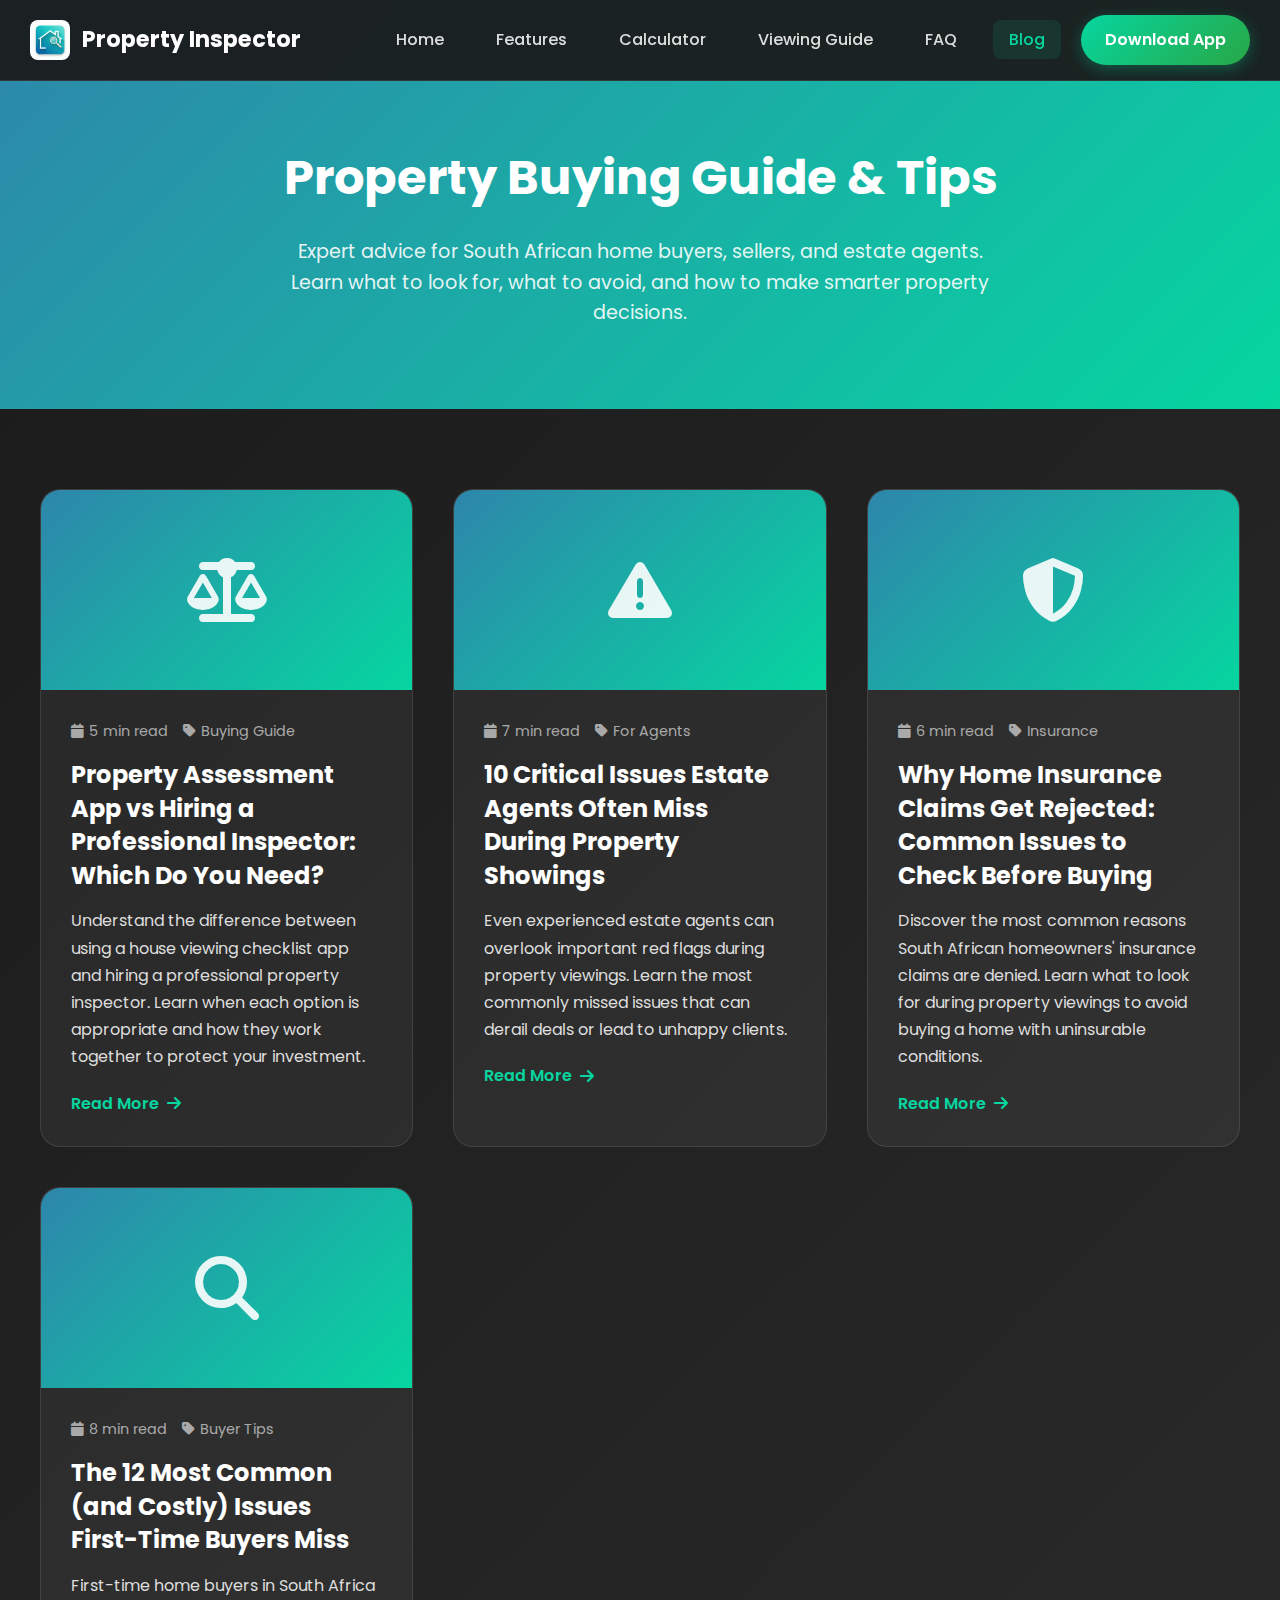
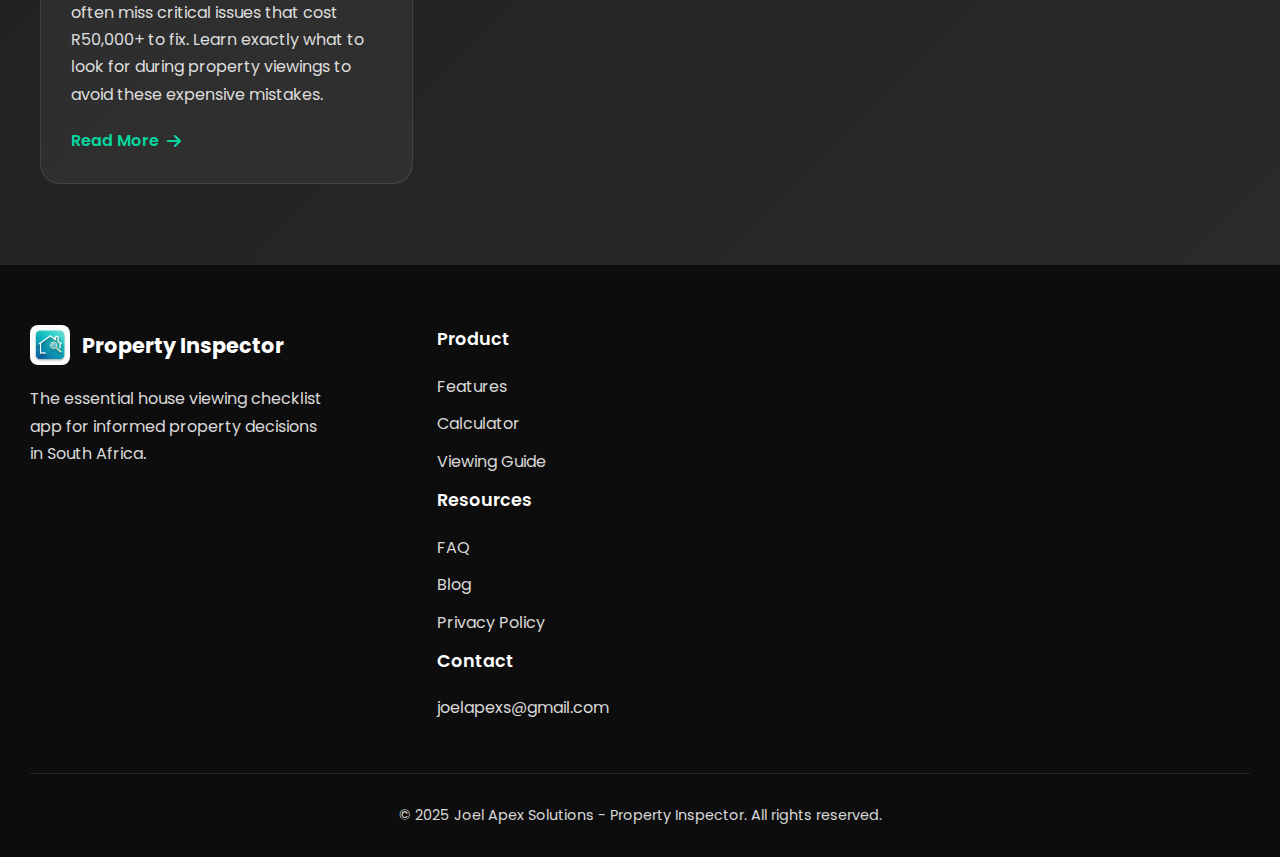
<file: blog.html>
<!DOCTYPE html>
<html lang="en">
<head>
    <meta charset="UTF-8">
    <meta name="viewport" content="width=device-width, initial-scale=1.0">
    
    <!-- SEO Meta Tags -->
    <title>Property Buying Guide Blog | House Viewing Tips South Africa</title>
    <meta name="description" content="Expert advice on home buying in South Africa. Learn what to look for when viewing properties, common mistakes to avoid, and when to hire professional inspectors.">
    <meta name="keywords" content="property buying guide, house viewing tips, home buying advice south africa, property inspection tips, first time buyer mistakes">
    
    <!-- Fonts -->
    <link href="https://fonts.googleapis.com/css2?family=Poppins:wght@300;400;500;600;700;800;900&display=swap" rel="stylesheet">
    <link rel="stylesheet" href="https://cdnjs.cloudflare.com/ajax/libs/font-awesome/6.5.1/css/all.min.css">
    
    <!-- Styles -->
    <link rel="stylesheet" href="website-styles.css">
    
    <!-- Favicon -->
    <link rel="icon" type="image/jpeg" href="images/logo.jpg">
    
    <!-- Google Analytics -->
    <script async src="https://www.googletagmanager.com/gtag/js?id=G-2MN5R2QXNC"></script>
    <script>
        window.dataLayer = window.dataLayer || [];
        function gtag(){dataLayer.push(arguments);}
        gtag('js', new Date());
        gtag('config', 'G-2MN5R2QXNC');
    </script>
    
    <style>
        .blog-hero {
            background: linear-gradient(135deg, #2E86AB, #06D6A0);
            padding: 140px 0 80px;
            text-align: center;
        }
        
        .blog-hero h1 {
            font-size: 3rem;
            margin-bottom: 20px;
            color: #fff;
        }
        
        .blog-hero p {
            font-size: 1.2rem;
            color: rgba(255,255,255,0.9);
            max-width: 700px;
            margin: 0 auto;
        }
        
        .blog-grid {
            padding: 80px 0;
        }
        
        .blog-posts {
            display: grid;
            grid-template-columns: repeat(auto-fill, minmax(350px, 1fr));
            gap: 40px;
            max-width: 1200px;
            margin: 0 auto;
        }
        
        .blog-card {
            background: rgba(255,255,255,0.05);
            border: 1px solid rgba(255,255,255,0.1);
            border-radius: 20px;
            overflow: hidden;
            transition: all 0.3s ease;
            text-decoration: none;
            display: block;
        }
        
        .blog-card:hover {
            transform: translateY(-5px);
            box-shadow: 0 10px 40px rgba(6,214,160,0.3);
            border-color: #06D6A0;
        }
        
        .blog-card-image {
            width: 100%;
            height: 200px;
            background: linear-gradient(135deg, #2E86AB, #06D6A0);
            display: flex;
            align-items: center;
            justify-content: center;
            font-size: 4rem;
            color: rgba(255,255,255,0.9);
        }
        
        .blog-card-content {
            padding: 30px;
        }
        
        .blog-card-meta {
            display: flex;
            gap: 15px;
            margin-bottom: 15px;
            font-size: 0.9rem;
            color: rgba(255,255,255,0.6);
        }
        
        .blog-card-meta span {
            display: flex;
            align-items: center;
            gap: 5px;
        }
        
        .blog-card h2 {
            font-size: 1.5rem;
            color: #fff;
            margin-bottom: 15px;
            line-height: 1.4;
        }
        
        .blog-card p {
            color: rgba(255,255,255,0.85);
            line-height: 1.7;
            margin-bottom: 20px;
        }
        
        .blog-card-link {
            color: #06D6A0;
            font-weight: 600;
            display: inline-flex;
            align-items: center;
            gap: 8px;
        }
        
        .blog-card-link i {
            transition: transform 0.3s ease;
        }
        
        .blog-card:hover .blog-card-link i {
            transform: translateX(5px);
        }
        
        @media (max-width: 768px) {
            .blog-hero h1 {
                font-size: 2rem;
            }
            
            .blog-posts {
                grid-template-columns: 1fr;
            }
        }
    </style>
</head>
<body>
    <!-- Navigation -->
    <nav class="navbar" id="navbar">
        <div class="container">
            <div class="nav-content">
                <a href="index.html" class="nav-logo">
                    <img src="images/logo.jpg" alt="Property Inspector Logo">
                    <span>Property Inspector</span>
                </a>
                <button class="nav-toggle" id="navToggle" aria-label="Toggle navigation">
                    <i class="fas fa-bars"></i>
                </button>
                <ul class="nav-menu" id="navMenu">
                    <li><a href="index.html" class="nav-link">Home</a></li>
                    <li><a href="index.html#features" class="nav-link">Features</a></li>
                    <li><a href="calculator.html" class="nav-link">Calculator</a></li>
                    <li><a href="index.html#guide" class="nav-link">Viewing Guide</a></li>
                    <li><a href="faq.html" class="nav-link">FAQ</a></li>
                    <li><a href="blog.html" class="nav-link active">Blog</a></li>
                    <li><a href="https://play.google.com/store/apps/details?id=com.joelapexs.propertyinspector" target="_blank" class="nav-link btn-primary">Download App</a></li>
                </ul>
            </div>
        </div>
    </nav>

    <!-- Hero Section -->
    <header class="blog-hero">
        <div class="container">
            <h1>Property Buying Guide & Tips</h1>
            <p>Expert advice for South African home buyers, sellers, and estate agents. Learn what to look for, what to avoid, and how to make smarter property decisions.</p>
        </div>
    </header>

    <!-- Blog Grid -->
    <section class="blog-grid">
        <div class="container">
            <div class="blog-posts">
                
                <!-- Blog Post 1 -->
                <a href="blog-app-vs-inspector.html" class="blog-card">
                    <div class="blog-card-image">
                        <i class="fas fa-balance-scale"></i>
                    </div>
                    <div class="blog-card-content">
                        <div class="blog-card-meta">
                            <span><i class="fas fa-calendar"></i> 5 min read</span>
                            <span><i class="fas fa-tag"></i> Buying Guide</span>
                        </div>
                        <h2>Property Assessment App vs Hiring a Professional Inspector: Which Do You Need?</h2>
                        <p>Understand the difference between using a house viewing checklist app and hiring a professional property inspector. Learn when each option is appropriate and how they work together to protect your investment.</p>
                        <span class="blog-card-link">Read More <i class="fas fa-arrow-right"></i></span>
                    </div>
                </a>

                <!-- Blog Post 2 -->
                <a href="blog-estate-agent-mistakes.html" class="blog-card">
                    <div class="blog-card-image">
                        <i class="fas fa-exclamation-triangle"></i>
                    </div>
                    <div class="blog-card-content">
                        <div class="blog-card-meta">
                            <span><i class="fas fa-calendar"></i> 7 min read</span>
                            <span><i class="fas fa-tag"></i> For Agents</span>
                        </div>
                        <h2>10 Critical Issues Estate Agents Often Miss During Property Showings</h2>
                        <p>Even experienced estate agents can overlook important red flags during property viewings. Learn the most commonly missed issues that can derail deals or lead to unhappy clients.</p>
                        <span class="blog-card-link">Read More <i class="fas fa-arrow-right"></i></span>
                    </div>
                </a>

                <!-- Blog Post 3 -->
                <a href="blog-insurance-claims-rejected.html" class="blog-card">
                    <div class="blog-card-image">
                        <i class="fas fa-shield-alt"></i>
                    </div>
                    <div class="blog-card-content">
                        <div class="blog-card-meta">
                            <span><i class="fas fa-calendar"></i> 6 min read</span>
                            <span><i class="fas fa-tag"></i> Insurance</span>
                        </div>
                        <h2>Why Home Insurance Claims Get Rejected: Common Issues to Check Before Buying</h2>
                        <p>Discover the most common reasons South African homeowners' insurance claims are denied. Learn what to look for during property viewings to avoid buying a home with uninsurable conditions.</p>
                        <span class="blog-card-link">Read More <i class="fas fa-arrow-right"></i></span>
                    </div>
                </a>

                <!-- Blog Post 4 -->
                <a href="blog-buyer-mistakes.html" class="blog-card">
                    <div class="blog-card-image">
                        <i class="fas fa-search"></i>
                    </div>
                    <div class="blog-card-content">
                        <div class="blog-card-meta">
                            <span><i class="fas fa-calendar"></i> 8 min read</span>
                            <span><i class="fas fa-tag"></i> Buyer Tips</span>
                        </div>
                        <h2>The 12 Most Common (and Costly) Issues First-Time Buyers Miss</h2>
                        <p>First-time home buyers in South Africa often miss critical issues that cost R50,000+ to fix. Learn exactly what to look for during property viewings to avoid these expensive mistakes.</p>
                        <span class="blog-card-link">Read More <i class="fas fa-arrow-right"></i></span>
                    </div>
                </a>

            </div>
        </div>
    </section>

    <!-- Footer -->
    <footer class="footer">
        <div class="container">
            <div class="footer-content">
                <div class="footer-brand">
                    <div class="footer-logo">
                        <img src="images/logo.jpg" alt="Property Inspector">
                        <span>Property Inspector</span>
                    </div>
                    <p>The essential house viewing checklist app for informed property decisions in South Africa.</p>
                </div>
                <div class="footer-links">
                    <div class="footer-column">
                        <h4>Product</h4>
                        <ul>
                            <li><a href="index.html#features">Features</a></li>
                            <li><a href="calculator.html">Calculator</a></li>
                            <li><a href="index.html#guide">Viewing Guide</a></li>
                        </ul>
                    </div>
                    <div class="footer-column">
                        <h4>Resources</h4>
                        <ul>
                            <li><a href="faq.html">FAQ</a></li>
                            <li><a href="blog.html">Blog</a></li>
                            <li><a href="privacy.html">Privacy Policy</a></li>
                        </ul>
                    </div>
                    <div class="footer-column">
                        <h4>Contact</h4>
                        <ul>
                            <li><a href="mailto:joelapexs@gmail.com">joelapexs@gmail.com</a></li>
                        </ul>
                    </div>
                </div>
            </div>
            <div class="footer-bottom">
                <p>&copy; 2025 Joel Apex Solutions - Property Inspector. All rights reserved.</p>
            </div>
        </div>
    </footer>

    <!-- Scripts -->
    <script src="website-main.js"></script>
</body>
</html>
</file>
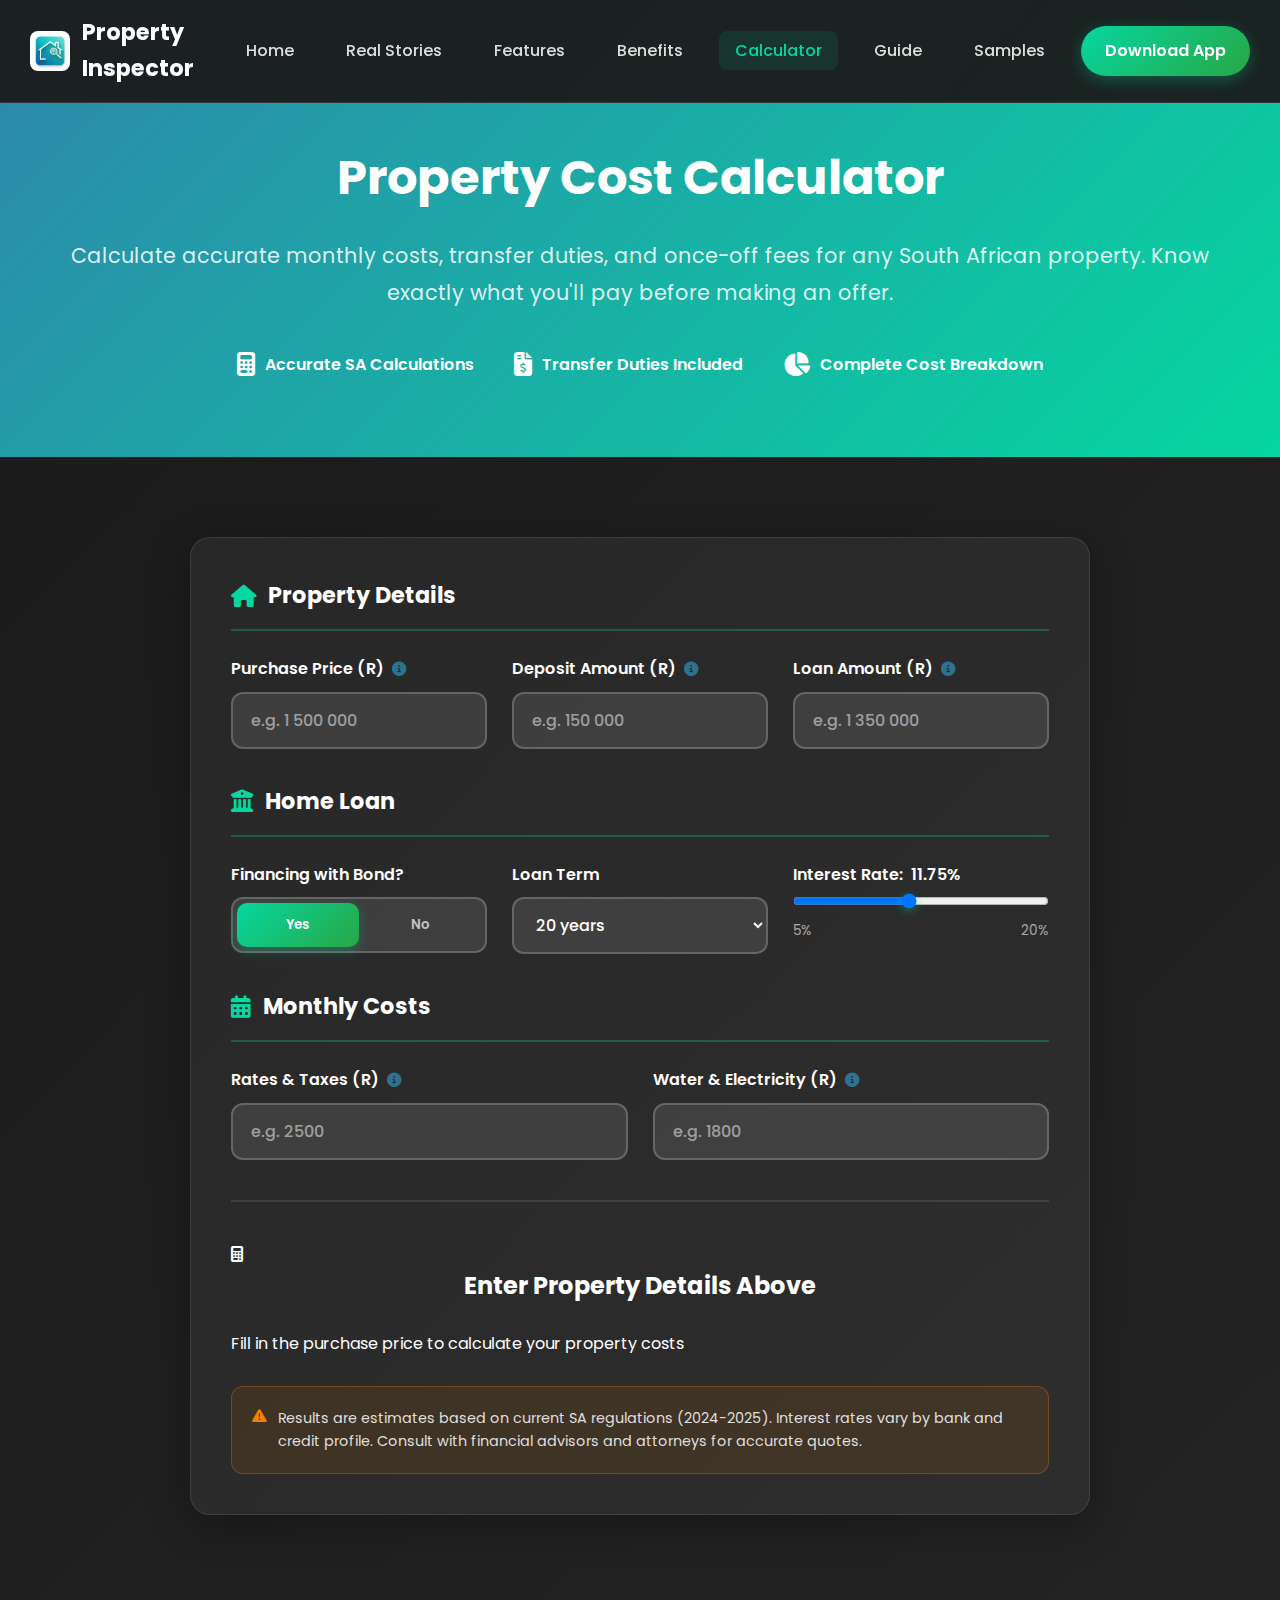
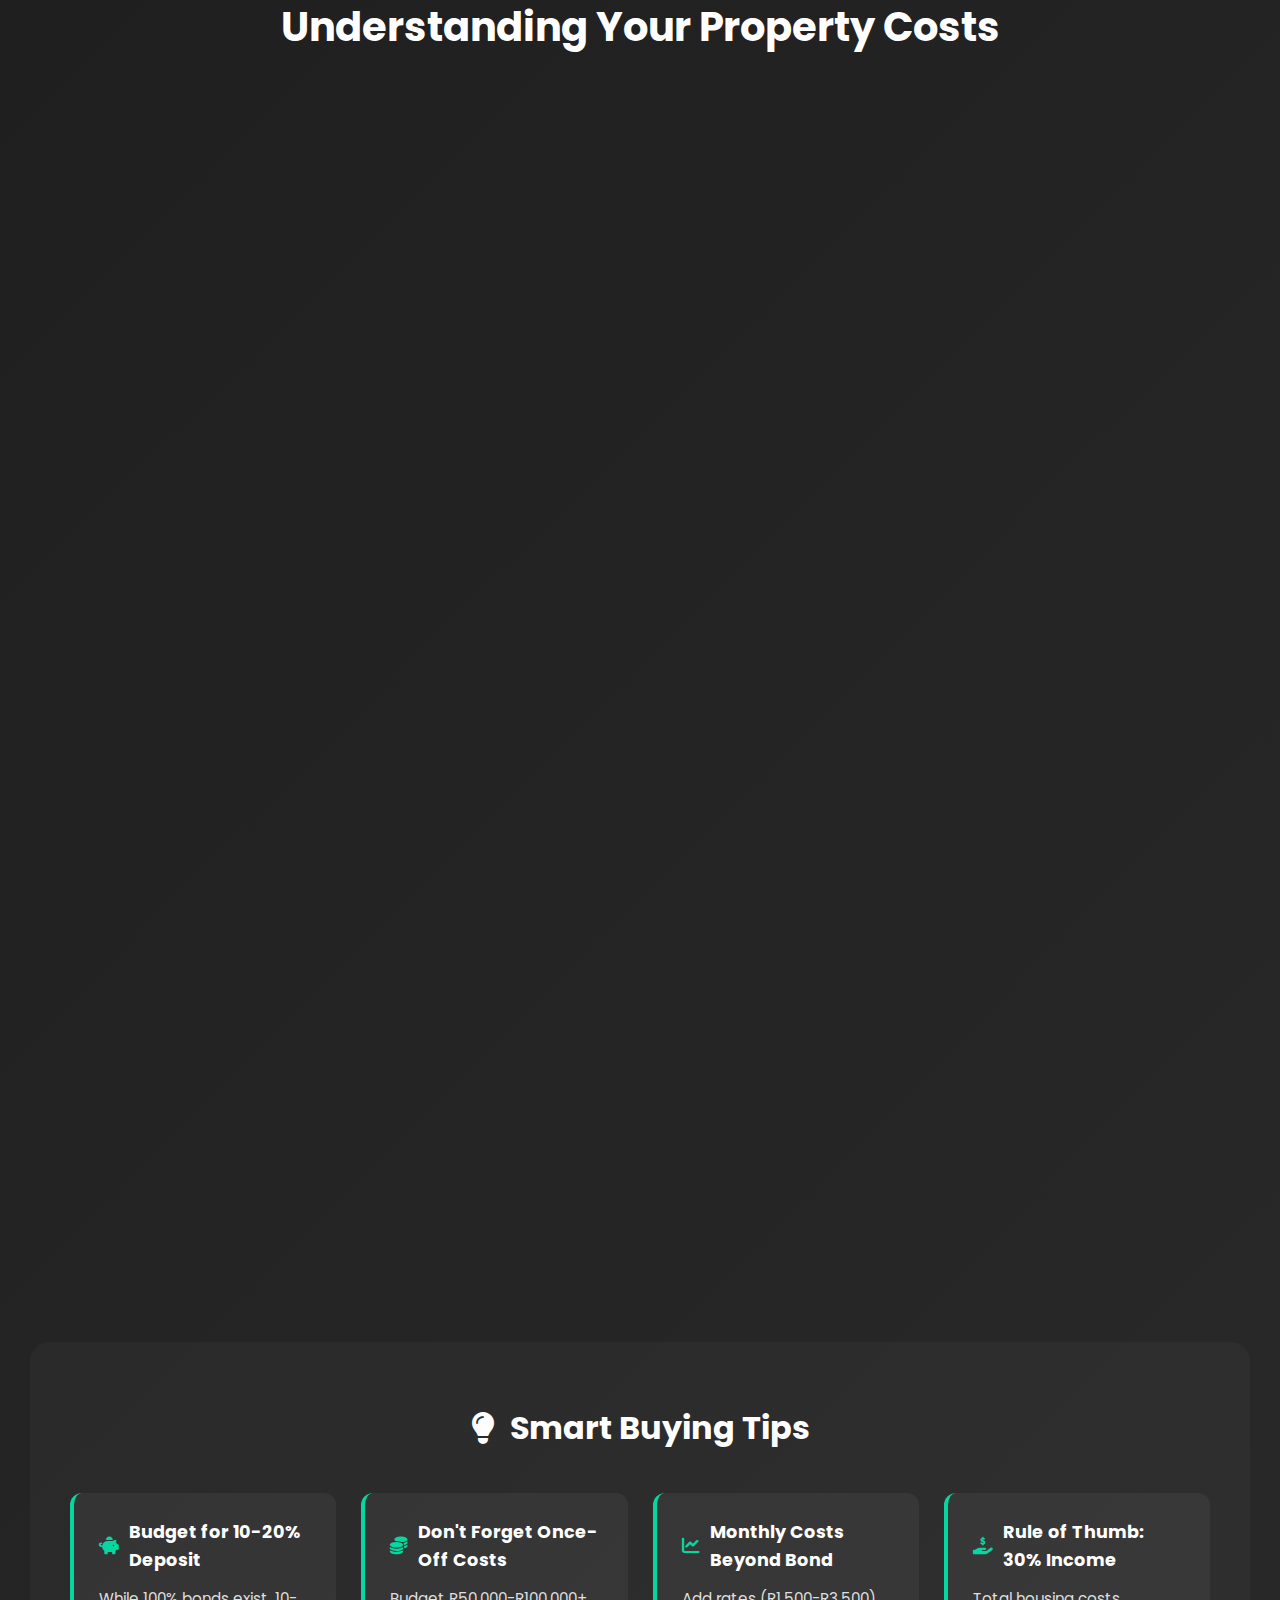
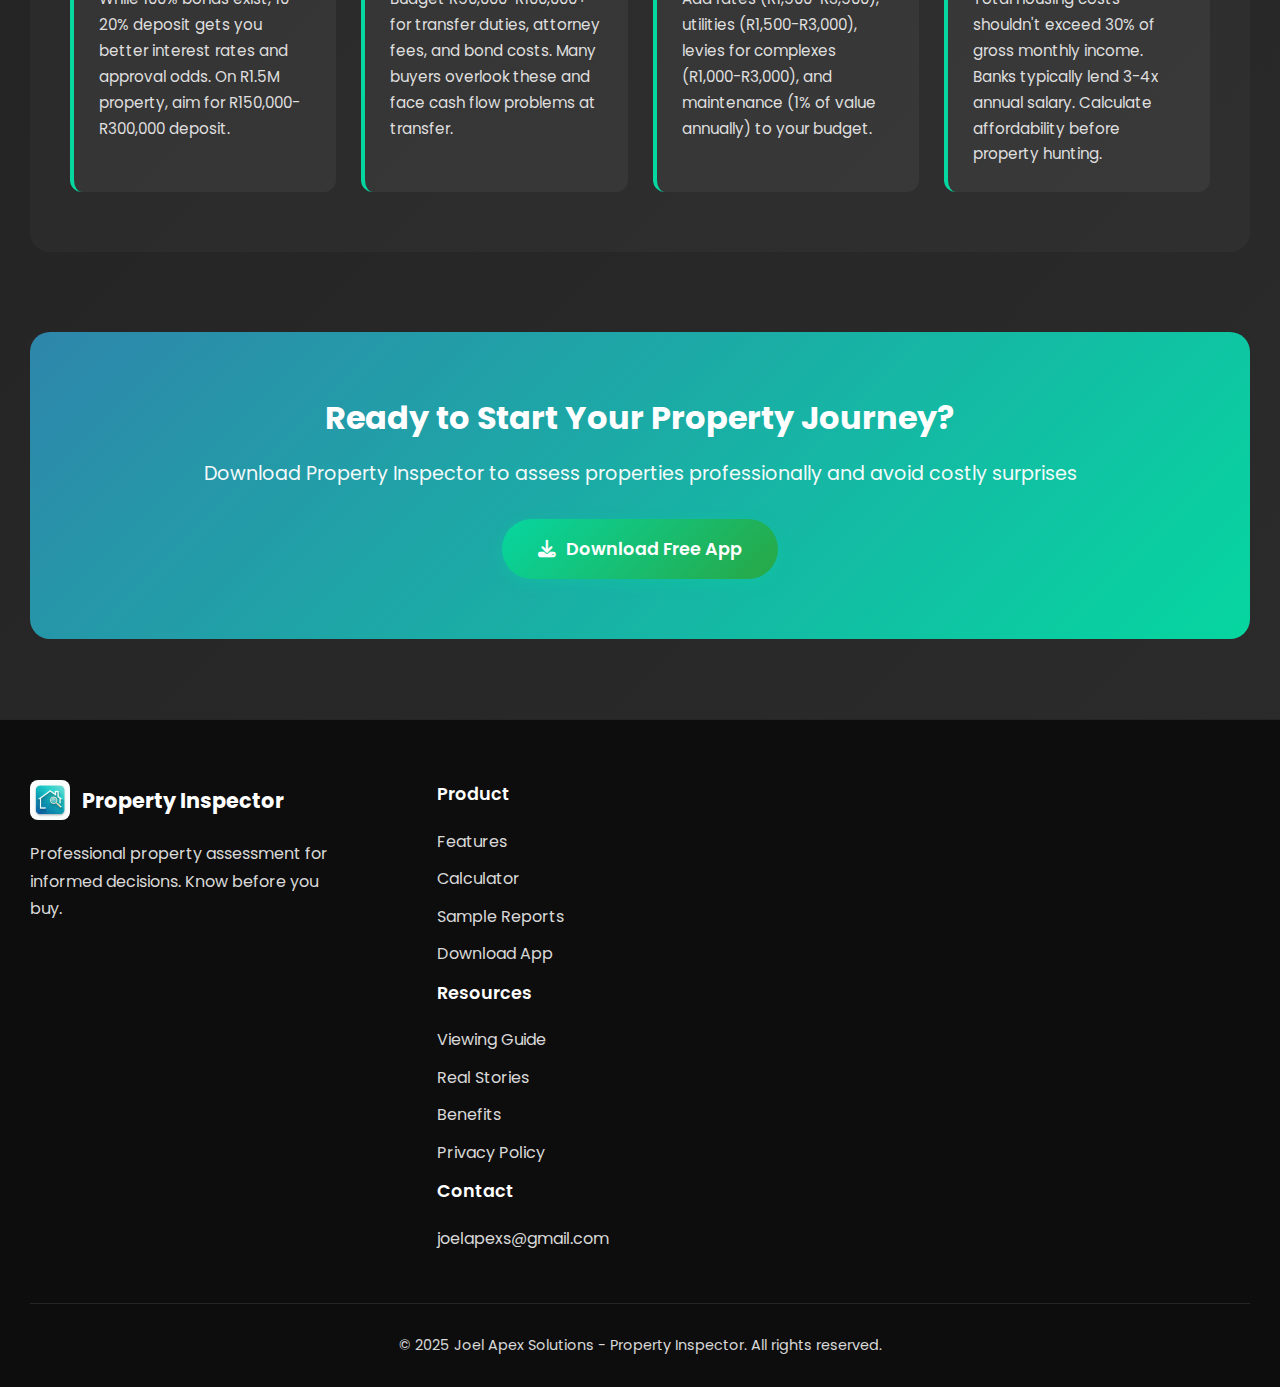
<file: calculator.html>
<!DOCTYPE html>
<html lang="en">
<head>
    <meta charset="UTF-8">
    <meta name="viewport" content="width=device-width, initial-scale=1.0">
    
    <!-- SEO Meta Tags -->
    <title>Property Cost Calculator | Calculate Transfer Duties & Bond Costs South Africa</title>
    <meta name="description" content="Free SA property cost calculator. Calculate accurate monthly bond repayments, transfer duties, attorney fees, and total ownership costs. Get instant results for any property price in South Africa.">
    <meta name="keywords" content="property cost calculator South Africa, bond calculator, transfer duty calculator, property transfer fees, monthly bond repayment, SA home loan calculator">
    
    <!-- Canonical URL -->
    <link rel="canonical" href="https://propertyinspector.site/calculator.html">
    
    <!-- Fonts -->
    <link href="https://fonts.googleapis.com/css2?family=Poppins:wght@300;400;500;600;700;800;900&display=swap" rel="stylesheet">
    <link rel="stylesheet" href="https://cdnjs.cloudflare.com/ajax/libs/font-awesome/6.5.1/css/all.min.css">
    
    <!-- Styles -->
    <link rel="stylesheet" href="website-styles.css">
    <link rel="stylesheet" href="calculator.css">
    
    <!-- Favicon -->
    <link rel="icon" type="image/jpeg" href="images/logo.jpg">
    
    <!-- Google Analytics -->
    <script async src="https://www.googletagmanager.com/gtag/js?id=G-2MN5R2QXNC"></script>
    <script>
        window.dataLayer = window.dataLayer || [];
        function gtag(){dataLayer.push(arguments);}
        gtag('js', new Date());
        gtag('config', 'G-2MN5R2QXNC');
    </script>
    
    <!-- Structured Data for Calculator -->
    <script type="application/ld+json">
    {
        "@context": "https://schema.org",
        "@type": "WebApplication",
        "name": "Property Cost Calculator South Africa",
        "description": "Calculate property costs including transfer duties, bond costs, and monthly repayments for South African properties",
        "applicationCategory": "FinanceApplication",
        "offers": {
            "@type": "Offer",
            "price": "0",
            "priceCurrency": "ZAR"
        },
        "operatingSystem": "Any"
    }
    </script>
</head>
<body>
    <!-- Navigation -->
    <nav class="navbar" id="navbar">
        <div class="container">
            <div class="nav-content">
                <a href="mainindex.html" class="nav-logo">
                    <img src="images/logo.jpg" alt="Property Inspector Logo">
                    <span>Property Inspector</span>
                </a>
                <button class="nav-toggle" id="navToggle" aria-label="Toggle navigation">
                    <i class="fas fa-bars"></i>
                </button>
                <ul class="nav-menu" id="navMenu">
                    <li><a href="mainindex.html" class="nav-link">Home</a></li>
                    <li><a href="mainindex.html#real-stories" class="nav-link">Real Stories</a></li>
                    <li><a href="mainindex.html#features" class="nav-link">Features</a></li>
                    <li><a href="mainindex.html#benefits" class="nav-link">Benefits</a></li>
                    <li><a href="calculator.html" class="nav-link active">Calculator</a></li>
                    <li><a href="mainindex.html#guide" class="nav-link">Guide</a></li>
                    <li><a href="mainindex.html#samples" class="nav-link">Samples</a></li>
                    <li><a href="https://play.google.com/store/apps/details?id=com.joelapexs.propertyinspector" target="_blank" class="nav-link btn-primary">Download App</a></li>
                </ul>
            </div>
        </div>
    </nav>

    <!-- Calculator Hero -->
    <section class="calculator-hero">
        <div class="container">
            <div class="calculator-hero-content">
                <h1>Property Cost Calculator</h1>
                <p class="hero-subtitle">Calculate accurate monthly costs, transfer duties, and once-off fees for any South African property. Know exactly what you'll pay before making an offer.</p>
                
                <div class="calculator-benefits">
                    <div class="calc-benefit-item">
                        <i class="fas fa-calculator"></i>
                        <span>Accurate SA Calculations</span>
                    </div>
                    <div class="calc-benefit-item">
                        <i class="fas fa-file-invoice-dollar"></i>
                        <span>Transfer Duties Included</span>
                    </div>
                    <div class="calc-benefit-item">
                        <i class="fas fa-chart-pie"></i>
                        <span>Complete Cost Breakdown</span>
                    </div>
                </div>
            </div>
        </div>
    </section>

    <!-- Calculator Section -->
    <section class="calculator-main-section">
        <div class="container">
            <div class="calculator-wrapper-page">
                <div id="propertyCalculator"></div>
            </div>
            
            <!-- Explanation Cards -->
            <div class="calc-explainers">
                <h2 class="explainer-heading">Understanding Your Property Costs</h2>
                <div class="explainer-grid">
                    <article class="explainer-card">
                        <div class="explainer-icon">
                            <i class="fas fa-landmark"></i>
                        </div>
                        <h3>Transfer Duty</h3>
                        <p>Government tax on property ownership transfer. Progressive rates apply based on purchase price:</p>
                        <ul class="explainer-list">
                            <li><strong>R0 - R1,100,000:</strong> 0% (first-time buyers benefit)</li>
                            <li><strong>R1,100,001 - R1,512,500:</strong> 3% of amount above R1.1M</li>
                            <li><strong>R1,512,501 - R2,250,000:</strong> 6% of amount above R1.5M</li>
                            <li><strong>Above R2,250,000:</strong> 8% of amount above R2.25M</li>
                        </ul>
                    </article>
                    
                    <article class="explainer-card">
                        <div class="explainer-icon">
                            <i class="fas fa-file-contract"></i>
                        </div>
                        <h3>Transfer Attorney Fees</h3>
                        <p>Legal fees for transferring property ownership to your name. Includes conveyancing, deeds office registration, and documentation:</p>
                        <ul class="explainer-list">
                            <li>Attorney professional fees (scale-based)</li>
                            <li>VAT at 15%</li>
                            <li>Deeds office fees</li>
                            <li>Document preparation and searches</li>
                            <li>Typically R15,000 - R60,000+ depending on price</li>
                        </ul>
                    </article>
                    
                    <article class="explainer-card">
                        <div class="explainer-icon">
                            <i class="fas fa-university"></i>
                        </div>
                        <h3>Bond Registration Costs</h3>
                        <p>Costs to register your home loan with the Deeds Office (only if financing with bond):</p>
                        <ul class="explainer-list">
                            <li>Bond attorney fees (separate from transfer attorney)</li>
                            <li>Deeds office registration fees</li>
                            <li>Bank initiation fees (typically R5,000-R7,000)</li>
                            <li>Document preparation</li>
                            <li>Total typically R25,000 - R45,000</li>
                        </ul>
                    </article>
                    
                    <article class="explainer-card">
                        <div class="explainer-icon">
                            <i class="fas fa-percentage"></i>
                        </div>
                        <h3>Monthly Bond Repayment</h3>
                        <p>Your home loan repayment depends on three factors:</p>
                        <ul class="explainer-list">
                            <li><strong>Loan amount:</strong> Purchase price minus deposit</li>
                            <li><strong>Interest rate:</strong> Currently 11.75% prime rate (adjust in calculator)</li>
                            <li><strong>Loan term:</strong> 20-30 years typical</li>
                            <li>Includes principal and interest</li>
                            <li>Longer terms = lower monthly, but more total interest</li>
                        </ul>
                    </article>
                </div>
            </div>
            
            <!-- Tips Section -->
            <div class="calculator-tips">
                <h2><i class="fas fa-lightbulb"></i> Smart Buying Tips</h2>
                <div class="tips-grid">
                    <div class="tip-card">
                        <h4><i class="fas fa-piggy-bank"></i> Budget for 10-20% Deposit</h4>
                        <p>While 100% bonds exist, 10-20% deposit gets you better interest rates and approval odds. On R1.5M property, aim for R150,000-R300,000 deposit.</p>
                    </div>
                    <div class="tip-card">
                        <h4><i class="fas fa-coins"></i> Don't Forget Once-Off Costs</h4>
                        <p>Budget R50,000-R100,000+ for transfer duties, attorney fees, and bond costs. Many buyers overlook these and face cash flow problems at transfer.</p>
                    </div>
                    <div class="tip-card">
                        <h4><i class="fas fa-chart-line"></i> Monthly Costs Beyond Bond</h4>
                        <p>Add rates (R1,500-R3,500), utilities (R1,500-R3,000), levies for complexes (R1,000-R3,000), and maintenance (1% of value annually) to your budget.</p>
                    </div>
                    <div class="tip-card">
                        <h4><i class="fas fa-hand-holding-usd"></i> Rule of Thumb: 30% Income</h4>
                        <p>Total housing costs shouldn't exceed 30% of gross monthly income. Banks typically lend 3-4x annual salary. Calculate affordability before property hunting.</p>
                    </div>
                </div>
            </div>
            
            <!-- CTA -->
            <div class="calculator-cta">
                <h3>Ready to Start Your Property Journey?</h3>
                <p>Download Property Inspector to assess properties professionally and avoid costly surprises</p>
                <a href="https://play.google.com/store/apps/details?id=com.joelapexs.propertyinspector" target="_blank" class="btn btn-large btn-primary">
                    <i class="fas fa-download"></i>
                    Download Free App
                </a>
            </div>
        </div>
    </section>

    <!-- Footer -->
    <footer class="footer">
        <div class="container">
            <div class="footer-content">
                <div class="footer-brand">
                    <div class="footer-logo">
                        <img src="images/logo.jpg" alt="Property Inspector">
                        <span>Property Inspector</span>
                    </div>
                    <p>Professional property assessment for informed decisions. Know before you buy.</p>
                </div>
                <div class="footer-links">
                    <div class="footer-column">
                        <h4>Product</h4>
                        <ul>
                            <li><a href="mainindex.html#features">Features</a></li>
                            <li><a href="calculator.html">Calculator</a></li>
                            <li><a href="mainindex.html#samples">Sample Reports</a></li>
                            <li><a href="mainindex.html#download">Download App</a></li>
                        </ul>
                    </div>
                    <div class="footer-column">
                        <h4>Resources</h4>
                        <ul>
                            <li><a href="mainindex.html#guide">Viewing Guide</a></li>
                            <li><a href="mainindex.html#real-stories">Real Stories</a></li>
                            <li><a href="mainindex.html#benefits">Benefits</a></li>
                            <li><a href="index.html">Privacy Policy</a></li>
                        </ul>
                    </div>
                    <div class="footer-column">
                        <h4>Contact</h4>
                        <ul>
                            <li><a href="mailto:joelapexs@gmail.com">joelapexs@gmail.com</a></li>
                        </ul>
                    </div>
                </div>
            </div>
            <div class="footer-bottom">
                <p>&copy; 2025 Joel Apex Solutions - Property Inspector. All rights reserved.</p>
            </div>
        </div>
    </footer>

    <!-- Scripts -->
    <script src="calculator.js"></script>
    <script src="website-main.js"></script>
</body>
</html>
</file>
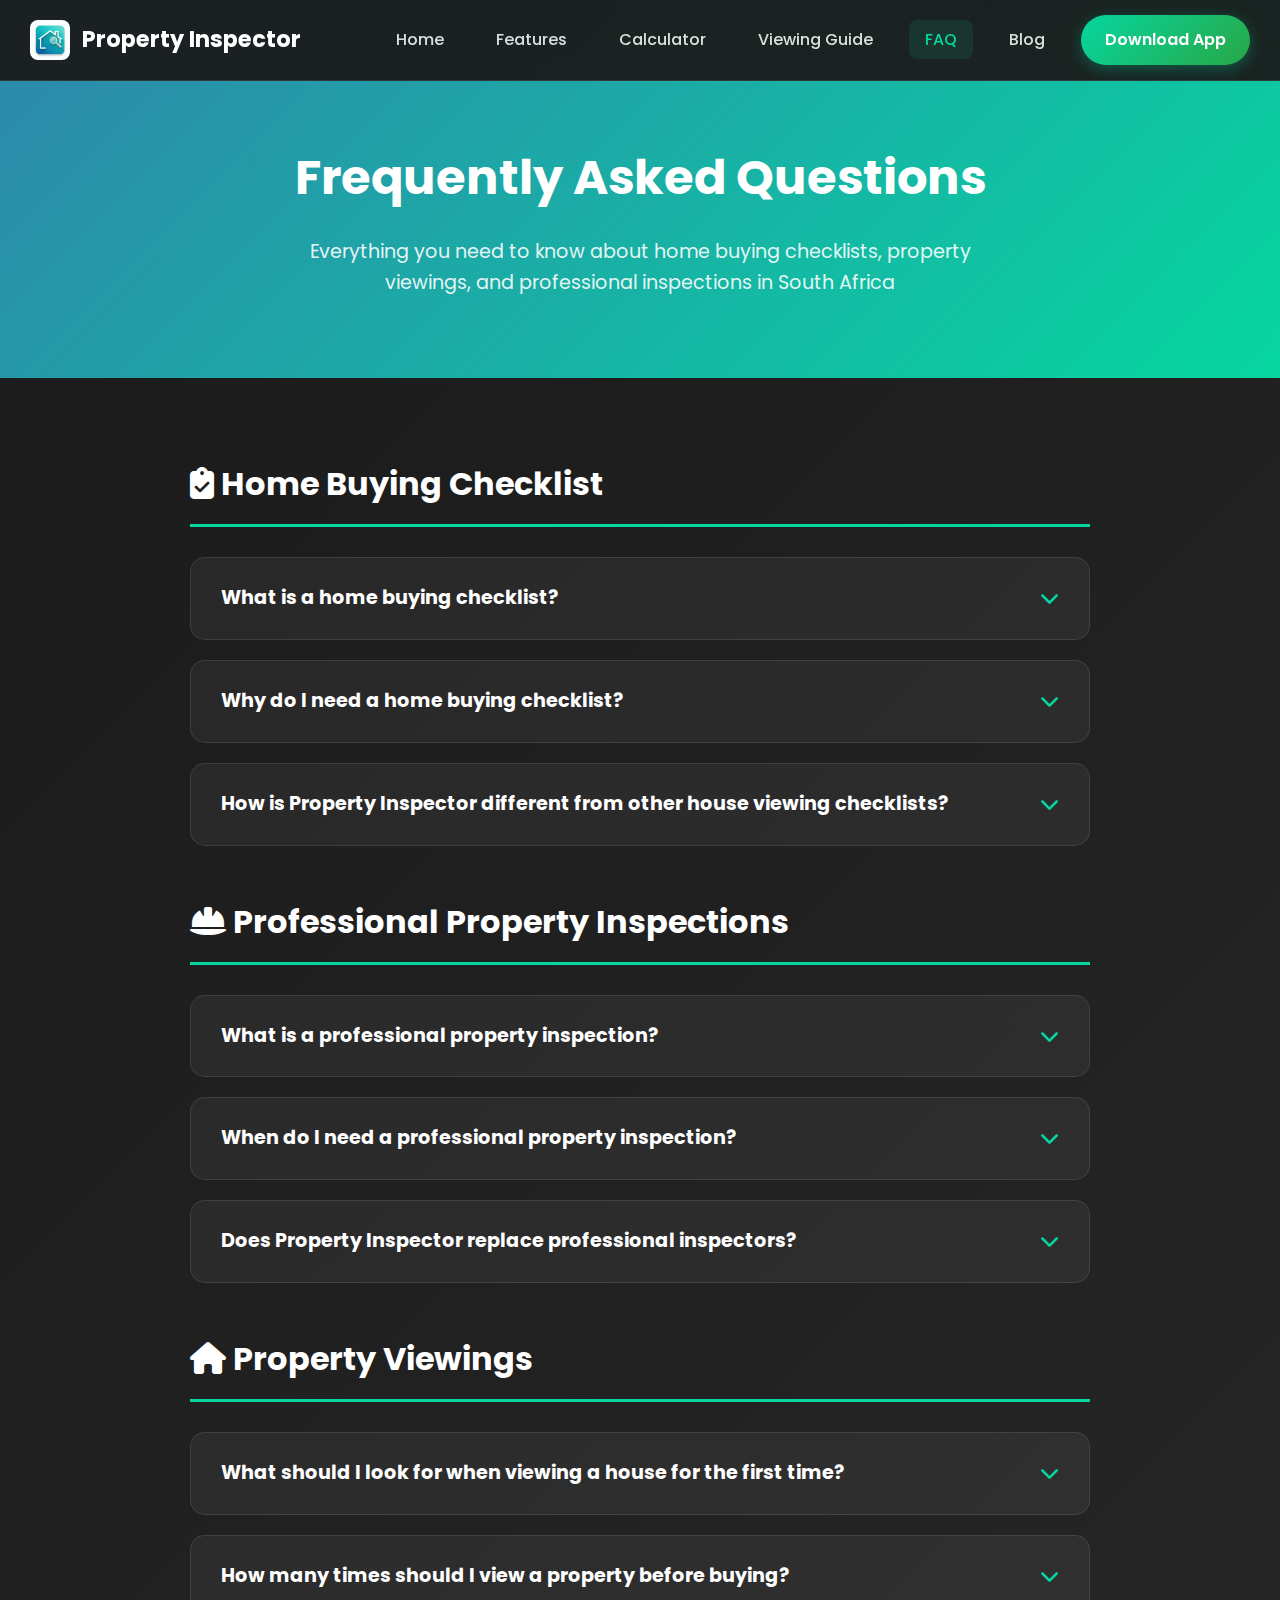
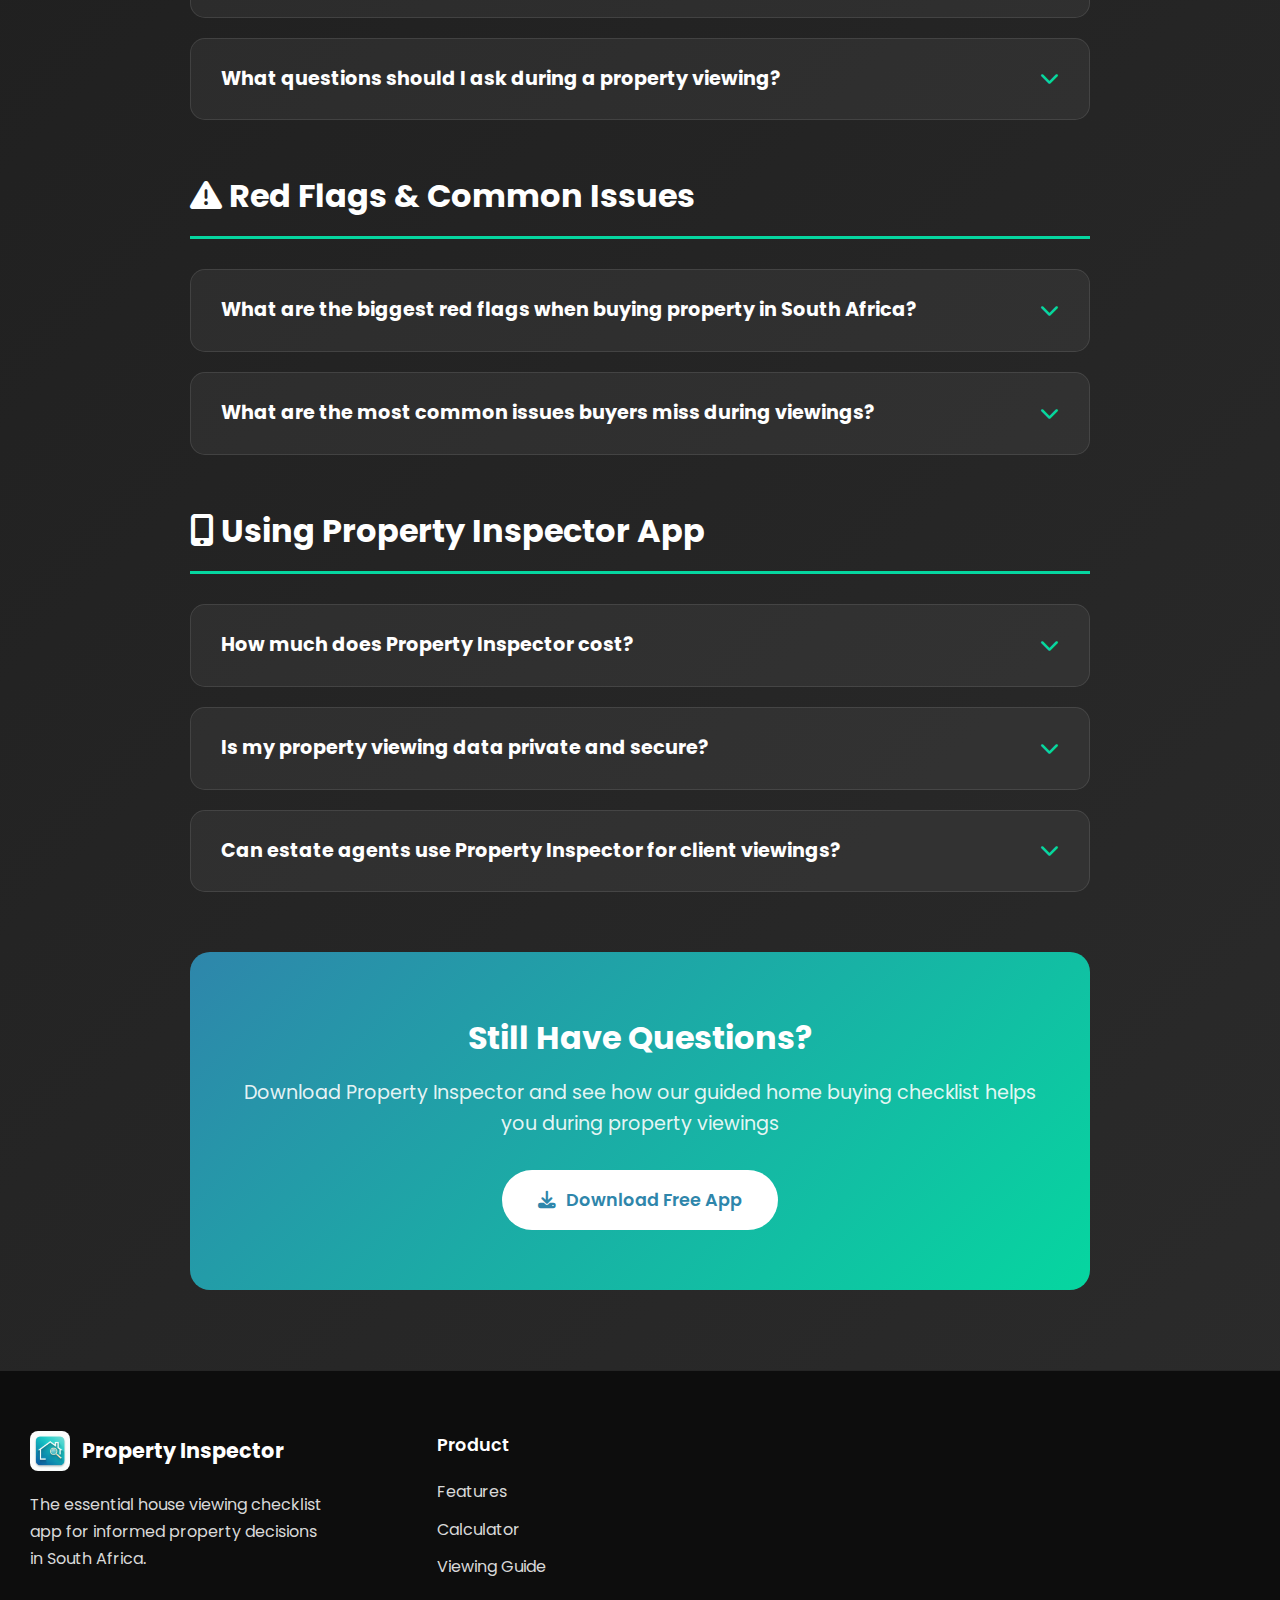
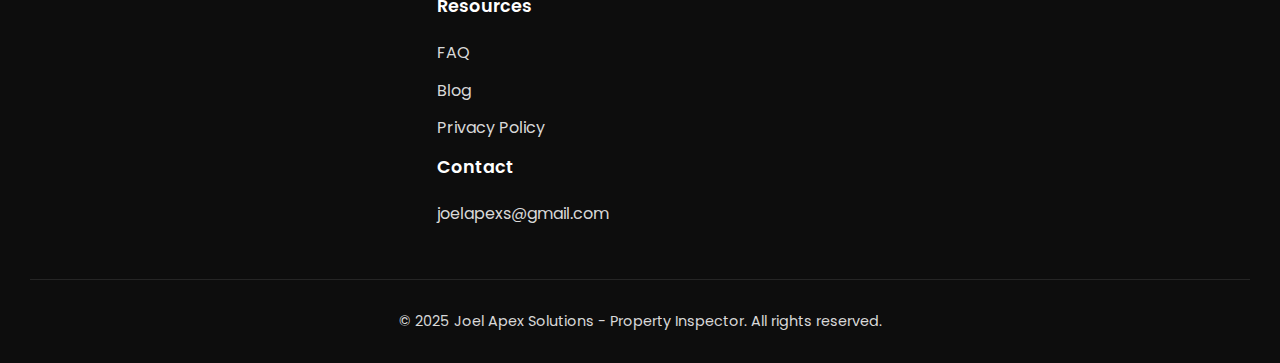
<file: faq.html>
<!DOCTYPE html>
<html lang="en">
<head>
    <meta charset="UTF-8">
    <meta name="viewport" content="width=device-width, initial-scale=1.0">
    
    <!-- SEO Meta Tags -->
    <title>FAQ - Home Buying Checklist Questions | Property Inspector South Africa</title>
    <meta name="description" content="Frequently asked questions about home buying checklists, property viewings, and when you need professional property inspections in South Africa - for all property buyers.">
    <meta name="keywords" content="home buying checklist FAQ, property inspection questions, when to hire inspector, house viewing questions, first time buyer FAQ south africa">
    
    <!-- Fonts -->
    <link href="https://fonts.googleapis.com/css2?family=Poppins:wght@300;400;500;600;700;800;900&display=swap" rel="stylesheet">
    <link rel="stylesheet" href="https://cdnjs.cloudflare.com/ajax/libs/font-awesome/6.5.1/css/all.min.css">
    
    <!-- Styles -->
    <link rel="stylesheet" href="website-styles.css">
    
    <!-- Favicon -->
    <link rel="icon" type="image/jpeg" href="images/logo.jpg">
    
    <!-- Google Analytics -->
    <script async src="https://www.googletagmanager.com/gtag/js?id=G-2MN5R2QXNC"></script>
    <script>
        window.dataLayer = window.dataLayer || [];
        function gtag(){dataLayer.push(arguments);}
        gtag('js', new Date());
        gtag('config', 'G-2MN5R2QXNC');
    </script>
    
    <style>
        .faq-hero {
            background: linear-gradient(135deg, #2E86AB, #06D6A0);
            padding: 140px 0 80px;
            text-align: center;
        }
        
        .faq-hero h1 {
            font-size: 3rem;
            margin-bottom: 20px;
            color: #fff;
        }
        
        .faq-hero p {
            font-size: 1.2rem;
            color: rgba(255,255,255,0.9);
            max-width: 700px;
            margin: 0 auto;
        }
        
        .faq-section {
            padding: 80px 0;
        }
        
        .faq-container {
            max-width: 900px;
            margin: 0 auto;
        }
        
        .faq-category {
            margin-bottom: 50px;
        }
        
        .faq-category h2 {
            font-size: 2rem;
            margin-bottom: 30px;
            color: #fff;
            padding-bottom: 15px;
            border-bottom: 3px solid #06D6A0;
        }
        
        .faq-item {
            background: rgba(255,255,255,0.05);
            border: 1px solid rgba(255,255,255,0.1);
            border-radius: 15px;
            margin-bottom: 20px;
            overflow: hidden;
            transition: all 0.3s ease;
        }
        
        .faq-item:hover {
            border-color: #06D6A0;
            box-shadow: 0 5px 20px rgba(6,214,160,0.2);
        }
        
        .faq-question {
            padding: 25px 30px;
            cursor: pointer;
            display: flex;
            justify-content: space-between;
            align-items: center;
            user-select: none;
        }
        
        .faq-question h3 {
            font-size: 1.2rem;
            color: #fff;
            margin: 0;
            flex: 1;
        }
        
        .faq-question i {
            font-size: 1.2rem;
            color: #06D6A0;
            transition: transform 0.3s ease;
        }
        
        .faq-item.active .faq-question i {
            transform: rotate(180deg);
        }
        
        .faq-answer {
            max-height: 0;
            overflow: hidden;
            transition: max-height 0.4s ease;
        }
        
        .faq-answer-content {
            padding: 0 30px 25px 30px;
            color: rgba(255,255,255,0.85);
            line-height: 1.8;
            font-size: 1.05rem;
        }
        
        .faq-answer-content p {
            margin-bottom: 15px;
        }
        
        .faq-answer-content ul {
            margin: 15px 0;
            padding-left: 25px;
        }
        
        .faq-answer-content li {
            margin-bottom: 10px;
        }
        
        .faq-answer-content strong {
            color: #fff;
        }
        
        .faq-cta {
            background: linear-gradient(135deg, #2E86AB, #06D6A0);
            padding: 60px 40px;
            border-radius: 20px;
            text-align: center;
            margin-top: 60px;
        }
        
        .faq-cta h2 {
            font-size: 2rem;
            margin-bottom: 15px;
            color: #fff;
        }
        
        .faq-cta p {
            font-size: 1.2rem;
            margin-bottom: 30px;
            color: rgba(255,255,255,0.9);
        }
        
        @media (max-width: 768px) {
            .faq-hero h1 {
                font-size: 2rem;
            }
            
            .faq-question h3 {
                font-size: 1.05rem;
            }
            
            .faq-answer-content {
                font-size: 1rem;
            }
        }
    </style>
</head>
<body>
    <!-- Navigation -->
    <nav class="navbar" id="navbar">
        <div class="container">
            <div class="nav-content">
                <a href="index.html" class="nav-logo">
                    <img src="images/logo.jpg" alt="Property Inspector Logo">
                    <span>Property Inspector</span>
                </a>
                <button class="nav-toggle" id="navToggle" aria-label="Toggle navigation">
                    <i class="fas fa-bars"></i>
                </button>
                <ul class="nav-menu" id="navMenu">
                    <li><a href="index.html" class="nav-link">Home</a></li>
                    <li><a href="index.html#features" class="nav-link">Features</a></li>
                    <li><a href="calculator.html" class="nav-link">Calculator</a></li>
                    <li><a href="index.html#guide" class="nav-link">Viewing Guide</a></li>
                    <li><a href="faq.html" class="nav-link active">FAQ</a></li>
                    <li><a href="blog.html" class="nav-link">Blog</a></li>
                    <li><a href="https://play.google.com/store/apps/details?id=com.joelapexs.propertyinspector" target="_blank" class="nav-link btn-primary">Download App</a></li>
                </ul>
            </div>
        </div>
    </nav>

    <!-- Hero Section -->
    <header class="faq-hero">
        <div class="container">
            <h1>Frequently Asked Questions</h1>
            <p>Everything you need to know about home buying checklists, property viewings, and professional inspections in South Africa</p>
        </div>
    </header>

    <!-- FAQ Section -->
    <section class="faq-section">
        <div class="container">
            <div class="faq-container">
                
                <!-- Home Buying Checklist Questions -->
                <div class="faq-category">
                    <h2><i class="fas fa-clipboard-check"></i> Home Buying Checklist</h2>
                    
                    <div class="faq-item">
                        <div class="faq-question">
                            <h3>What is a home buying checklist?</h3>
                            <i class="fas fa-chevron-down"></i>
                        </div>
                        <div class="faq-answer">
                            <div class="faq-answer-content">
                                <p>A home buying checklist is a systematic guide that helps buyers know what to look for when viewing properties. It covers all critical areas you should inspect during property viewings, including:</p>
                                <ul>
                                    <li>Structural integrity (walls, foundations, roof)</li>
                                    <li>Plumbing and water systems</li>
                                    <li>Electrical systems and safety</li>
                                    <li>Windows, doors, and finishes</li>
                                    <li>Exterior features and drainage</li>
                                    <li>Legal and financial considerations</li>
                                </ul>
                                <p><strong>Property Inspector app provides a digital home buying checklist</strong> with built-in guidance on what to look for at each step, making it perfect for first-time buyers who don't know what red flags to watch for.</p>
                            </div>
                        </div>
                    </div>
                    
                    <div class="faq-item">
                        <div class="faq-question">
                            <h3>Why do I need a home buying checklist?</h3>
                            <i class="fas fa-chevron-down"></i>
                        </div>
                        <div class="faq-answer">
                            <div class="faq-answer-content">
                                <p>Without a proper checklist, most buyers miss critical issues during property viewings that can cost R50,000 to R200,000+ in repairs. A home buying checklist helps you:</p>
                                <ul>
                                    <li><strong>Avoid costly mistakes:</strong> Identify hidden defects before you buy</li>
                                    <li><strong>Compare properties objectively:</strong> Use consistent criteria for all viewings</li>
                                    <li><strong>Negotiate better prices:</strong> Document issues to justify price reductions</li>
                                    <li><strong>Know when to walk away:</strong> Recognize deal-breaker issues early</li>
                                    <li><strong>Make informed decisions:</strong> Understand the true condition and cost of ownership</li>
                                </ul>
                                <p>In South Africa's voetstoots property market, buyers purchase "as-is," so discovering issues before signing is critical to protect your investment.</p>
                            </div>
                        </div>
                    </div>
                    
                    <div class="faq-item">
                        <div class="faq-question">
                            <h3>How is Property Inspector different from other house viewing checklists?</h3>
                            <i class="fas fa-chevron-down"></i>
                        </div>
                        <div class="faq-answer">
                            <div class="faq-answer-content">
                                <p>Unlike paper checklists or generic PDFs, Property Inspector is an <strong>interactive app designed specifically for South African buyers</strong> that:</p>
                                <ul>
                                    <li>Provides built-in tooltips explaining what each item means and why it matters</li>
                                    <li>Lets you capture and organize photos during viewings</li>
                                    <li>Generates professional PDF reports with your findings</li>
                                    <li>Includes SA-specific items (body corporate, NHBRC, municipal compliance)</li>
                                    <li>Offers smart scoring that prioritizes critical issues</li>
                                    <li>Works offline - all data stays on your device</li>
                                    <li>Includes cost calculator for bond, transfer duties, and monthly expenses</li>
                                </ul>
                                <p>It's like having an experienced property advisor guiding you through every viewing.</p>
                            </div>
                        </div>
                    </div>
                </div>

                <!-- Property Inspection Questions -->
                <div class="faq-category">
                    <h2><i class="fas fa-hard-hat"></i> Professional Property Inspections</h2>
                    
                    <div class="faq-item">
                        <div class="faq-question">
                            <h3>What is a professional property inspection?</h3>
                            <i class="fas fa-chevron-down"></i>
                        </div>
                        <div class="faq-answer">
                            <div class="faq-answer-content">
                                <p>A professional property inspection is a detailed technical assessment conducted by qualified inspectors (often structural engineers or building professionals) who:</p>
                                <ul>
                                    <li>Inspect roof cavities, crawl spaces, and structural elements</li>
                                    <li>Analyze foundation integrity and load-bearing structures</li>
                                    <li>Test electrical compliance and safety</li>
                                    <li>Assess plumbing and drainage systems thoroughly</li>
                                    <li>Check for damp, wood rot, and pest damage</li>
                                    <li>Identify building code violations</li>
                                    <li>Provide detailed technical reports with cost estimates</li>
                                </ul>
                                <p><strong>Professional inspections typically cost R3,000-R8,000</strong> and take 2-4 hours, providing in-depth analysis beyond what buyers can see during normal viewings.</p>
                            </div>
                        </div>
                    </div>
                    
                    <div class="faq-item">
                        <div class="faq-question">
                            <h3>When do I need a professional property inspection?</h3>
                            <i class="fas fa-chevron-down"></i>
                        </div>
                        <div class="faq-answer">
                            <div class="faq-answer-content">
                                <p>You should hire a professional property inspector when:</p>
                                <ul>
                                    <li><strong>Serious red flags identified:</strong> Large cracks, significant water damage, or structural concerns found during your viewing</li>
                                    <li><strong>Older properties:</strong> Homes 20+ years old often have hidden issues</li>
                                    <li><strong>Major renovations:</strong> Extensions or alterations that may affect structure</li>
                                    <li><strong>High-value purchases:</strong> The R3,000-R8,000 inspection cost is worth it on properties over R1.5 million</li>
                                    <li><strong>Investment properties:</strong> Rental properties need thorough assessment for maintenance budgeting</li>
                                    <li><strong>Bank requirement:</strong> Some banks require inspections for certain bond applications</li>
                                    <li><strong>Seller resistance:</strong> If seller refuses to answer questions about defects</li>
                                </ul>
                                <p><strong>Property Inspector app tells you when identified issues warrant professional inspection,</strong> helping you decide when the expense is justified.</p>
                            </div>
                        </div>
                    </div>
                    
                    <div class="faq-item">
                        <div class="faq-question">
                            <h3>Does Property Inspector replace professional inspectors?</h3>
                            <i class="fas fa-chevron-down"></i>
                        </div>
                        <div class="faq-answer">
                            <div class="faq-answer-content">
                                <p><strong>No, Property Inspector does not replace professional property inspectors.</strong> Here's how they work together:</p>
                                <p><strong>Property Inspector app:</strong></p>
                                <ul>
                                    <li>Guides regular buyers during property viewings</li>
                                    <li>Helps identify visible red flags and warning signs</li>
                                    <li>Teaches you what questions to ask sellers</li>
                                    <li>Tells you WHEN to hire professional inspectors</li>
                                    <li>Documents issues for negotiation or professional review</li>
                                </ul>
                                <p><strong>Professional property inspectors:</strong></p>
                                <ul>
                                    <li>Conduct detailed technical assessments</li>
                                    <li>Access areas buyers can't (roof cavities, under floors)</li>
                                    <li>Use specialized equipment (moisture meters, thermal cameras)</li>
                                    <li>Provide legal liability and professional indemnity</li>
                                    <li>Give detailed cost estimates for repairs</li>
                                </ul>
                                <p>Think of Property Inspector as your first line of defense during viewings, helping you decide which properties warrant the expense of professional inspection.</p>
                            </div>
                        </div>
                    </div>
                </div>

                <!-- Property Viewing Questions -->
                <div class="faq-category">
                    <h2><i class="fas fa-home"></i> Property Viewings</h2>
                    
                    <div class="faq-item">
                        <div class="faq-question">
                            <h3>What should I look for when viewing a house for the first time?</h3>
                            <i class="fas fa-chevron-down"></i>
                        </div>
                        <div class="faq-answer">
                            <div class="faq-answer-content">
                                <p>During your first property viewing, focus on these key areas:</p>
                                <p><strong>Exterior:</strong></p>
                                <ul>
                                    <li>Roof condition (missing tiles, sagging sections)</li>
                                    <li>Foundation cracks or settlement signs</li>
                                    <li>Water drainage and gutters</li>
                                    <li>Boundary walls and fencing</li>
                                    <li>Garden and exterior maintenance</li>
                                </ul>
                                <p><strong>Interior:</strong></p>
                                <ul>
                                    <li>Water stains on ceilings (roof leaks)</li>
                                    <li>Wall cracks (especially above doors/windows)</li>
                                    <li>Damp smells or visible mould</li>
                                    <li>Floor levelness (use marble test)</li>
                                    <li>Fresh paint covering suspicious areas</li>
                                </ul>
                                <p><strong>Systems:</strong></p>
                                <ul>
                                    <li>Test all taps for water pressure</li>
                                    <li>Check electrical panel and visible wiring</li>
                                    <li>Ask about geyser age and condition</li>
                                    <li>Inspect window and door operation</li>
                                </ul>
                                <p>Property Inspector app guides you through all these areas with detailed prompts and photo capture.</p>
                            </div>
                        </div>
                    </div>
                    
                    <div class="faq-item">
                        <div class="faq-question">
                            <h3>How many times should I view a property before buying?</h3>
                            <i class="fas fa-chevron-down"></i>
                        </div>
                        <div class="faq-answer">
                            <div class="faq-answer-content">
                                <p><strong>Most buyers should view a property 2-3 times</strong> before making an offer:</p>
                                <p><strong>First viewing (30-45 minutes):</strong></p>
                                <ul>
                                    <li>Get overall feel for the property</li>
                                    <li>Complete quick assessment checklist</li>
                                    <li>Identify obvious red flags</li>
                                    <li>Take photos of all rooms</li>
                                </ul>
                                <p><strong>Second viewing (60-90 minutes):</strong></p>
                                <ul>
                                    <li>Conduct detailed assessment with checklist</li>
                                    <li>Test all systems thoroughly</li>
                                    <li>Ask detailed questions to seller/agent</li>
                                    <li>View at different time of day (traffic, noise)</li>
                                    <li>Bring family member or trusted advisor</li>
                                </ul>
                                <p><strong>Third viewing (optional):</strong></p>
                                <ul>
                                    <li>Bring professional inspector if issues found</li>
                                    <li>Verify specific concerns</li>
                                    <li>Final decision confirmation</li>
                                </ul>
                                <p>In competitive markets, you may need to make faster decisions, which is why having Property Inspector on your first viewing helps you assess quickly and thoroughly.</p>
                            </div>
                        </div>
                    </div>
                    
                    <div class="faq-item">
                        <div class="faq-question">
                            <h3>What questions should I ask during a property viewing?</h3>
                            <i class="fas fa-chevron-down"></i>
                        </div>
                        <div class="faq-answer">
                            <div class="faq-answer-content">
                                <p>Essential questions to ask sellers or estate agents:</p>
                                <p><strong>Property History:</strong></p>
                                <ul>
                                    <li>Why are you selling?</li>
                                    <li>How long have you lived here?</li>
                                    <li>Any major repairs or renovations done?</li>
                                    <li>Any known defects or past insurance claims?</li>
                                </ul>
                                <p><strong>Systems & Maintenance:</strong></p>
                                <ul>
                                    <li>How old is the geyser? When last serviced?</li>
                                    <li>When was the roof last repaired?</li>
                                    <li>Age of electrical wiring and plumbing?</li>
                                    <li>Any issues with damp or water leaks?</li>
                                </ul>
                                <p><strong>Legal & Financial:</strong></p>
                                <ul>
                                    <li>Are all alterations approved by municipality?</li>
                                    <li>Any building plan approvals available?</li>
                                    <li>For sectional title: what are levies? Any special levies pending?</li>
                                    <li>Average monthly utility costs?</li>
                                </ul>
                                <p><strong>Neighborhood:</strong></p>
                                <ul>
                                    <li>Any issues with neighbors?</li>
                                    <li>Crime or security concerns?</li>
                                    <li>Municipal service delivery issues?</li>
                                </ul>
                                <p>Property Inspector app includes these critical questions in the assessment checklist, ensuring you don't forget to ask.</p>
                            </div>
                        </div>
                    </div>
                </div>

                <!-- Red Flags & Issues -->
                <div class="faq-category">
                    <h2><i class="fas fa-exclamation-triangle"></i> Red Flags & Common Issues</h2>
                    
                    <div class="faq-item">
                        <div class="faq-question">
                            <h3>What are the biggest red flags when buying property in South Africa?</h3>
                            <i class="fas fa-chevron-down"></i>
                        </div>
                        <div class="faq-answer">
                            <div class="faq-answer-content">
                                <p><strong>Critical red flags that should make you reconsider or negotiate hard:</strong></p>
                                <p><strong>Structural Issues:</strong></p>
                                <ul>
                                    <li>Wide cracks (coin-width or larger) in walls or foundations</li>
                                    <li>Sloping or uneven floors</li>
                                    <li>Doors and windows that won't close properly</li>
                                    <li>Visible sagging in roof structure</li>
                                </ul>
                                <p><strong>Water & Damp:</strong></p>
                                <ul>
                                    <li>Musty smells or visible mould</li>
                                    <li>Fresh paint on ceilings (covering water stains)</li>
                                    <li>Damp patches on walls, especially after rain</li>
                                    <li>Poor drainage around foundations</li>
                                </ul>
                                <p><strong>Legal & Compliance:</strong></p>
                                <ul>
                                    <li>Extensions/alterations without municipal approval</li>
                                    <li>Missing building plan approvals</li>
                                    <li>High body corporate debt or pending special levies</li>
                                    <li>Seller reluctance to provide documentation</li>
                                </ul>
                                <p><strong>Electrical & Plumbing:</strong></p>
                                <ul>
                                    <li>Old electrical panels or exposed wiring</li>
                                    <li>Low water pressure throughout property</li>
                                    <li>Geyser over 10-15 years old with no maintenance</li>
                                    <li>Evidence of DIY electrical work</li>
                                </ul>
                                <p><strong>Seller Behavior:</strong></p>
                                <ul>
                                    <li>Rushed viewings or pressure to make quick offers</li>
                                    <li>Reluctance to answer basic questions</li>
                                    <li>Fresh cosmetic improvements hiding issues</li>
                                    <li>Property on market for extended period (6+ months)</li>
                                </ul>
                            </div>
                        </div>
                    </div>
                    
                    <div class="faq-item">
                        <div class="faq-question">
                            <h3>What are the most common issues buyers miss during viewings?</h3>
                            <i class="fas fa-chevron-down"></i>
                        </div>
                        <div class="faq-answer">
                            <div class="faq-answer-content">
                                <p>Buyers commonly overlook these expensive issues:</p>
                                <ul>
                                    <li><strong>Hidden water damage:</strong> Fresh paint covering ceiling stains from roof leaks</li>
                                    <li><strong>Foundation settlement:</strong> Small cracks that indicate ongoing movement</li>
                                    <li><strong>Geyser age:</strong> Not asking when it was installed or last maintained</li>
                                    <li><strong>Electrical capacity:</strong> Old panels insufficient for modern appliances</li>
                                    <li><strong>Body corporate debt:</strong> Not checking financial statements for sectional title</li>
                                    <li><strong>Unpermitted work:</strong> Extensions or alterations without municipal approval</li>
                                    <li><strong>Boundary disputes:</strong> Unclear property lines or encroachments</li>
                                    <li><strong>Drainage issues:</strong> Water pooling that causes foundation problems</li>
                                    <li><strong>Pest damage:</strong> Termites or wood borer in roof structures</li>
                                    <li><strong>True monthly costs:</strong> Not calculating total ownership expenses beyond bond</li>
                                </ul>
                                <p>These issues typically cost R30,000 to R150,000+ to fix. Property Inspector's guided checklist ensures you check for all of them.</p>
                            </div>
                        </div>
                    </div>
                </div>

                <!-- App-Specific Questions -->
                <div class="faq-category">
                    <h2><i class="fas fa-mobile-alt"></i> Using Property Inspector App</h2>
                    
                    <div class="faq-item">
                        <div class="faq-question">
                            <h3>How much does Property Inspector cost?</h3>
                            <i class="fas fa-chevron-down"></i>
                        </div>
                        <div class="faq-answer">
                            <div class="faq-answer-content">
                                <p><strong>Property Inspector is FREE to download and try.</strong></p>
                                <p><strong>Free version includes:</strong></p>
                                <ul>
                                    <li>Assess up to 2 properties</li>
                                    <li>Full guided checklist access</li>
                                    <li>Photo documentation</li>
                                    <li>Scoring and results</li>
                                    <li>Cost calculator</li>
                                </ul>
                                <p><strong>Premium subscription (with 3-day free trial):</strong></p>
                                <ul>
                                    <li><strong>Monthly:</strong> R86/month</li>
                                    <li><strong>6 Months:</strong> R335 (R56/month)</li>
                                    <li><strong>Annual:</strong> R520/year (R43/month) - Best value</li>
                                </ul>
                                <p><strong>Premium features:</strong></p>
                                <ul>
                                    <li>Unlimited property assessments</li>
                                    <li>PDF report generation and sharing</li>
                                    <li>No advertisements</li>
                                </ul>
                                <p>Try the free version to ensure it meets your needs, then choose the subscription that works best for you.</p>
                            </div>
                        </div>
                    </div>
                    
                    <div class="faq-item">
                        <div class="faq-question">
                            <h3>Is my property viewing data private and secure?</h3>
                            <i class="fas fa-chevron-down"></i>
                        </div>
                        <div class="faq-answer">
                            <div class="faq-answer-content">
                                <p><strong>Yes, your data is completely private.</strong> Property Inspector stores all information locally on your device:</p>
                                <ul>
                                    <li>No cloud storage or backups</li>
                                    <li>No data shared with third parties</li>
                                    <li>No account or login required</li>
                                    <li>No tracking or analytics on your property data</li>
                                    <li>You control all photos and reports</li>
                                </ul>
                                <p>Your property viewing information, photos, and assessments remain on your phone. When you share PDF reports, you choose who receives them.</p>
                            </div>
                        </div>
                    </div>
                    
                    <div class="faq-item">
                        <div class="faq-question">
                            <h3>Can estate agents use Property Inspector for client viewings?</h3>
                            <i class="fas fa-chevron-down"></i>
                        </div>
                        <div class="faq-answer">
                            <div class="faq-answer-content">
                                <p><strong>Yes, Property Inspector is perfect for estate agents</strong> who want to provide professional service:</p>
                                <p><strong>Benefits for estate agents:</strong></p>
                                <ul>
                                    <li>Generate instant professional reports during viewings</li>
                                    <li>Standardize property assessments across all listings</li>
                                    <li>Provide clients with objective condition reports</li>
                                    <li>Justify pricing with documented property conditions</li>
                                    <li>Build trust through transparency</li>
                                    <li>Save time on manual report creation</li>
                                    <li>Stand out from competitors with professional tools</li>
                                </ul>
                                <p>Many agents use Property Inspector to assess properties before listing and provide buyers with detailed viewing reports, closing deals faster by preventing late-stage surprises.</p>
                            </div>
                        </div>
                    </div>
                </div>

                <!-- CTA Box -->
                <div class="faq-cta">
                    <h2>Still Have Questions?</h2>
                    <p>Download Property Inspector and see how our guided home buying checklist helps you during property viewings</p>
                    <a href="https://play.google.com/store/apps/details?id=com.joelapexs.propertyinspector" target="_blank" class="btn btn-large" style="background: white; color: #2E86AB; padding: 16px 36px; border-radius: 30px; font-weight: 600; text-decoration: none; display: inline-flex; align-items: center; gap: 10px;">
                        <i class="fas fa-download"></i>
                        Download Free App
                    </a>
                </div>
                
            </div>
        </div>
    </section>

    <!-- Footer -->
    <footer class="footer">
        <div class="container">
            <div class="footer-content">
                <div class="footer-brand">
                    <div class="footer-logo">
                        <img src="images/logo.jpg" alt="Property Inspector">
                        <span>Property Inspector</span>
                    </div>
                    <p>The essential house viewing checklist app for informed property decisions in South Africa.</p>
                </div>
                <div class="footer-links">
                    <div class="footer-column">
                        <h4>Product</h4>
                        <ul>
                            <li><a href="index.html#features">Features</a></li>
                            <li><a href="calculator.html">Calculator</a></li>
                            <li><a href="index.html#guide">Viewing Guide</a></li>
                        </ul>
                    </div>
                    <div class="footer-column">
                        <h4>Resources</h4>
                        <ul>
                            <li><a href="faq.html">FAQ</a></li>
                            <li><a href="blog.html">Blog</a></li>
                            <li><a href="privacy.html">Privacy Policy</a></li>
                        </ul>
                    </div>
                    <div class="footer-column">
                        <h4>Contact</h4>
                        <ul>
                            <li><a href="mailto:joelapexs@gmail.com">joelapexs@gmail.com</a></li>
                        </ul>
                    </div>
                </div>
            </div>
            <div class="footer-bottom">
                <p>&copy; 2025 Joel Apex Solutions - Property Inspector. All rights reserved.</p>
            </div>
        </div>
    </footer>

    <!-- Scripts -->
    <script src="website-main.js"></script>
    <script>
        // FAQ Accordion
        document.querySelectorAll('.faq-item').forEach(item => {
            const question = item.querySelector('.faq-question');
            const answer = item.querySelector('.faq-answer');
            
            question.addEventListener('click', () => {
                const isActive = item.classList.contains('active');
                
                // Close all other items
                document.querySelectorAll('.faq-item').forEach(otherItem => {
                    otherItem.classList.remove('active');
                    otherItem.querySelector('.faq-answer').style.maxHeight = null;
                });
                
                // Toggle current item
                if (!isActive) {
                    item.classList.add('active');
                    answer.style.maxHeight = answer.scrollHeight + 'px';
                }
            });
        });
    </script>
</body>
</html>
</file>
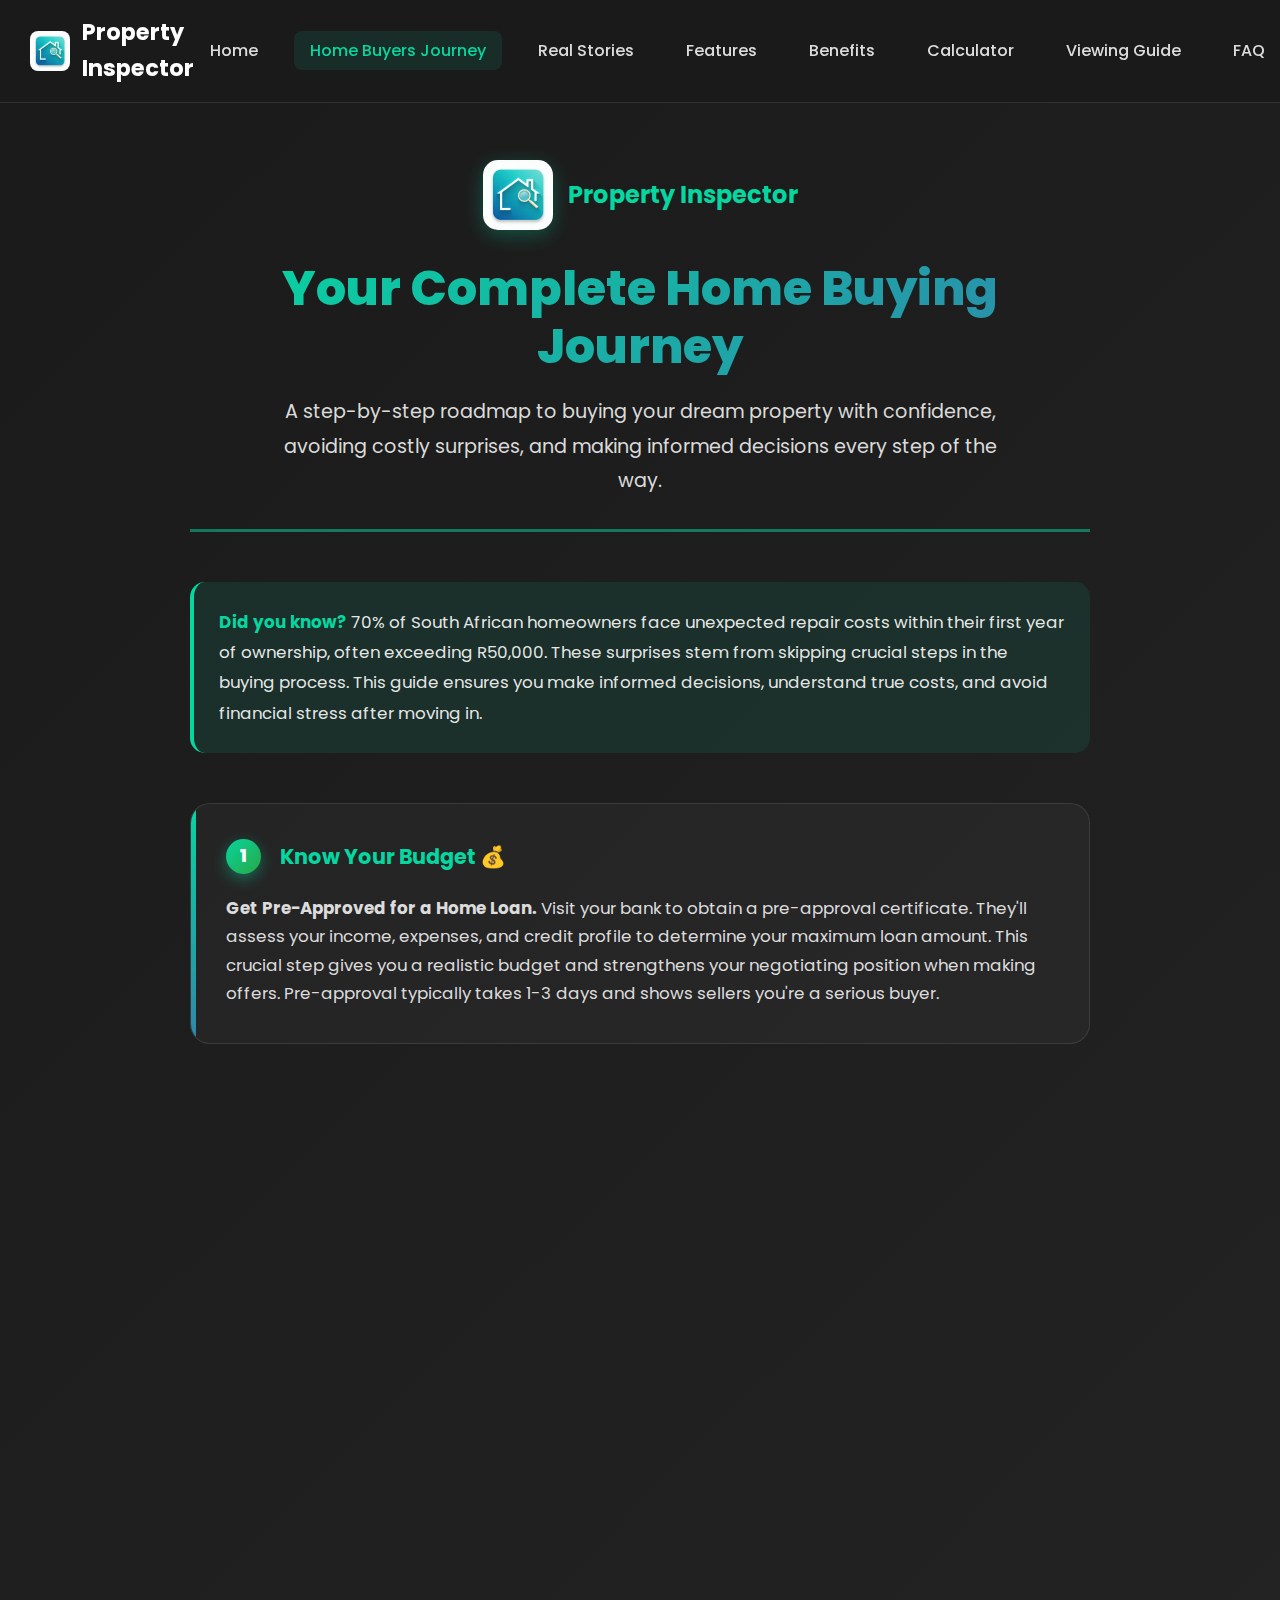
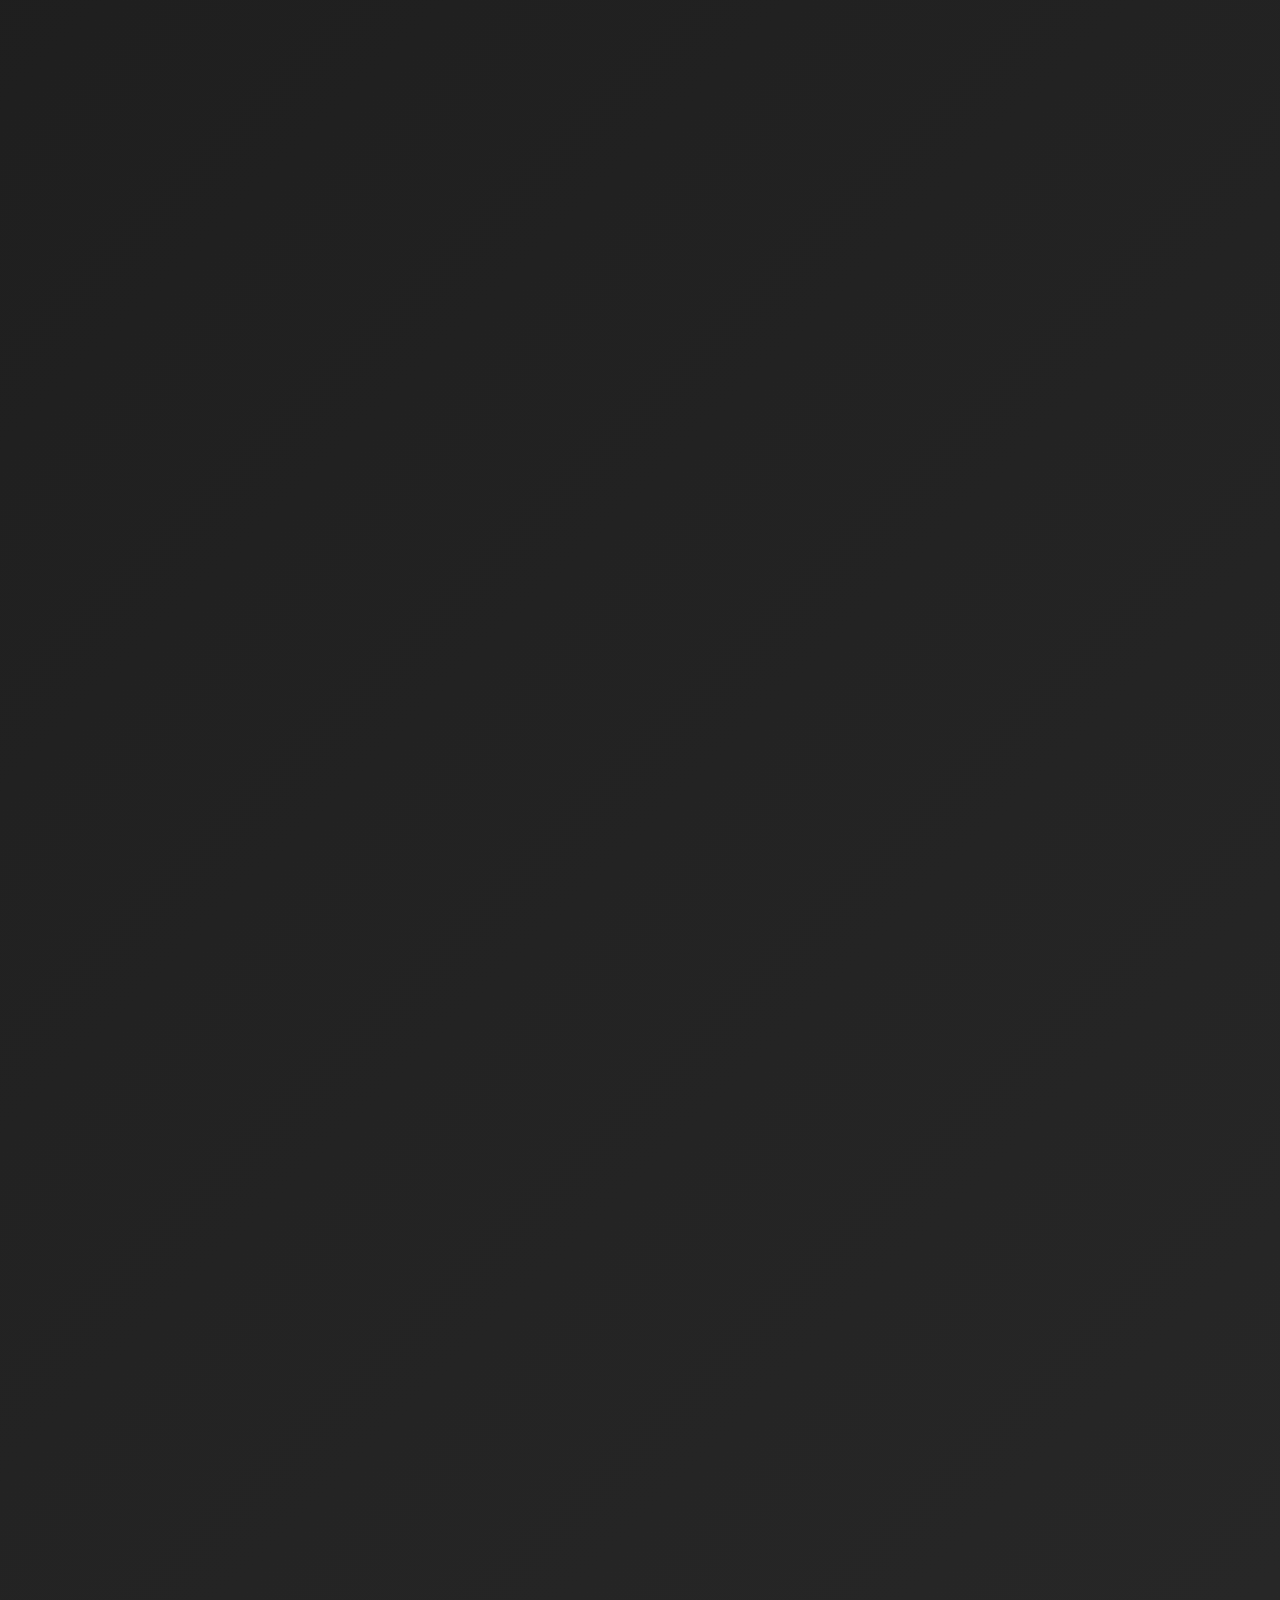
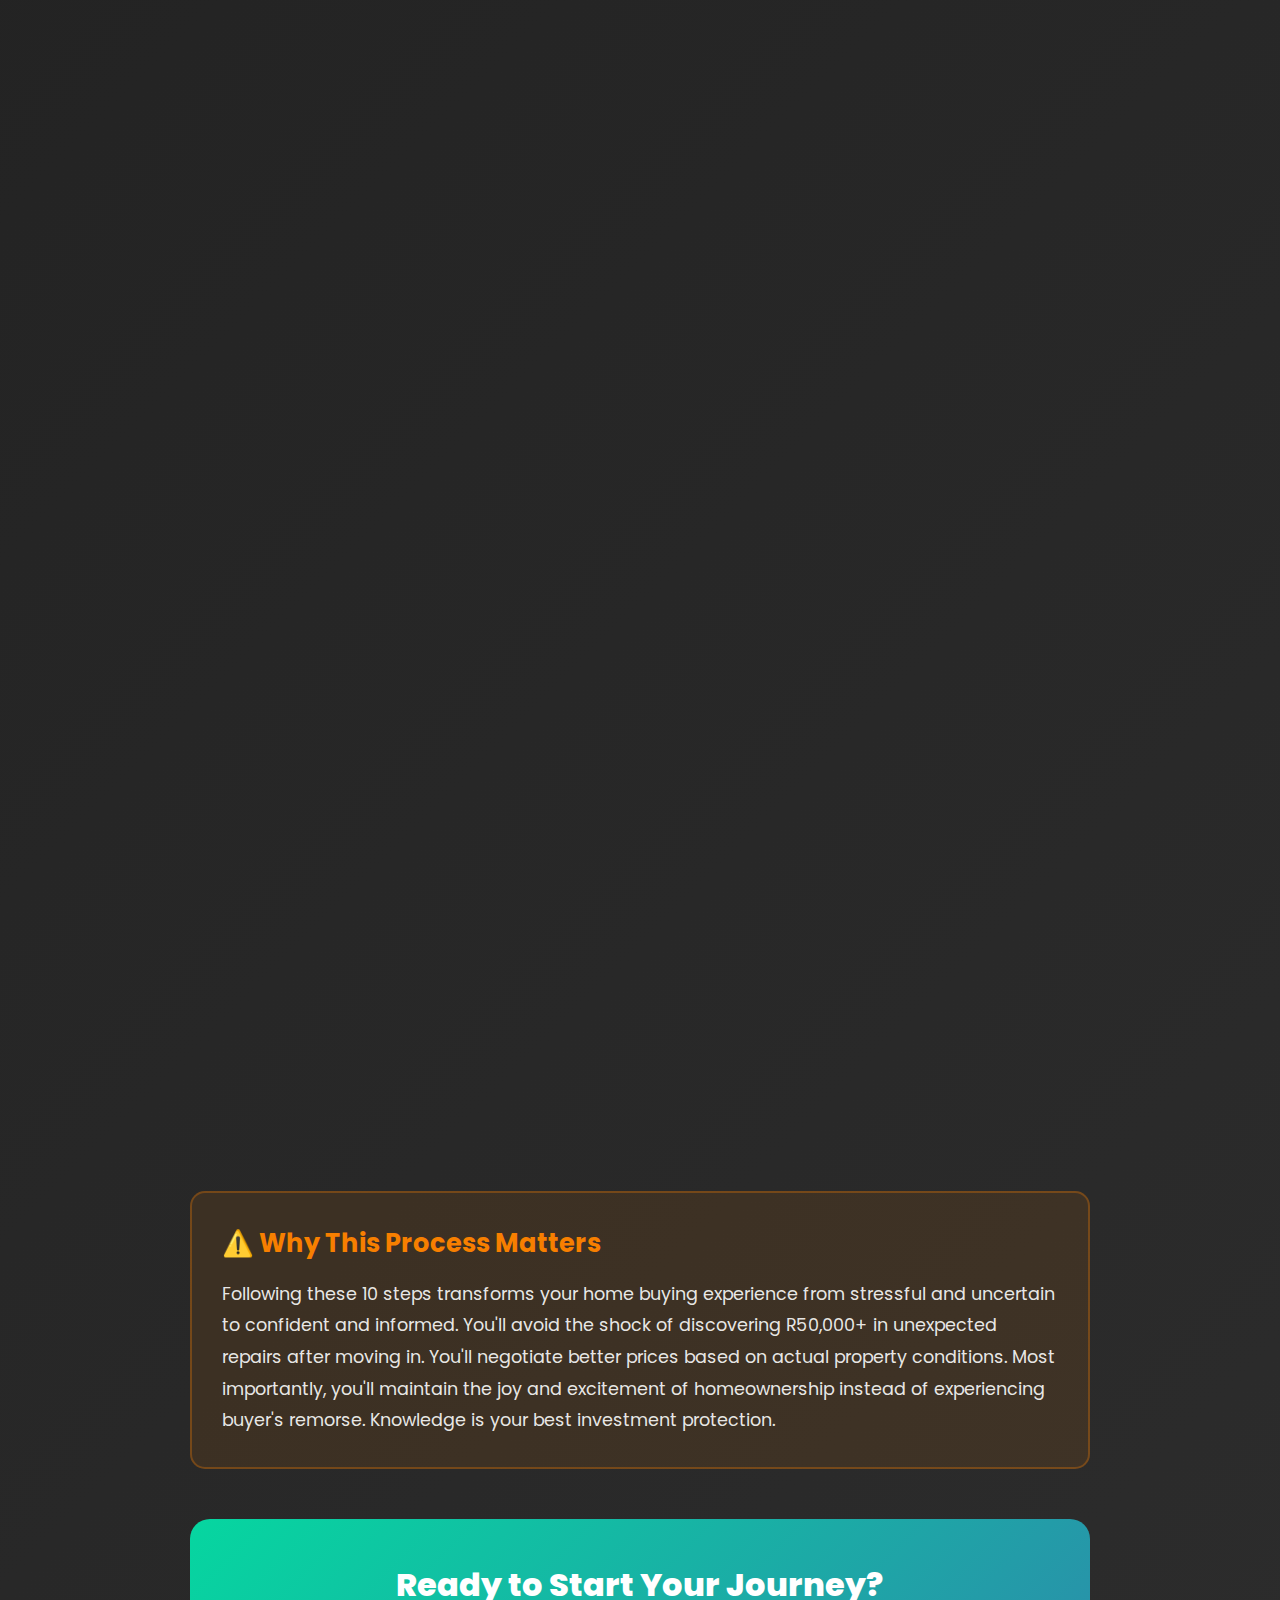
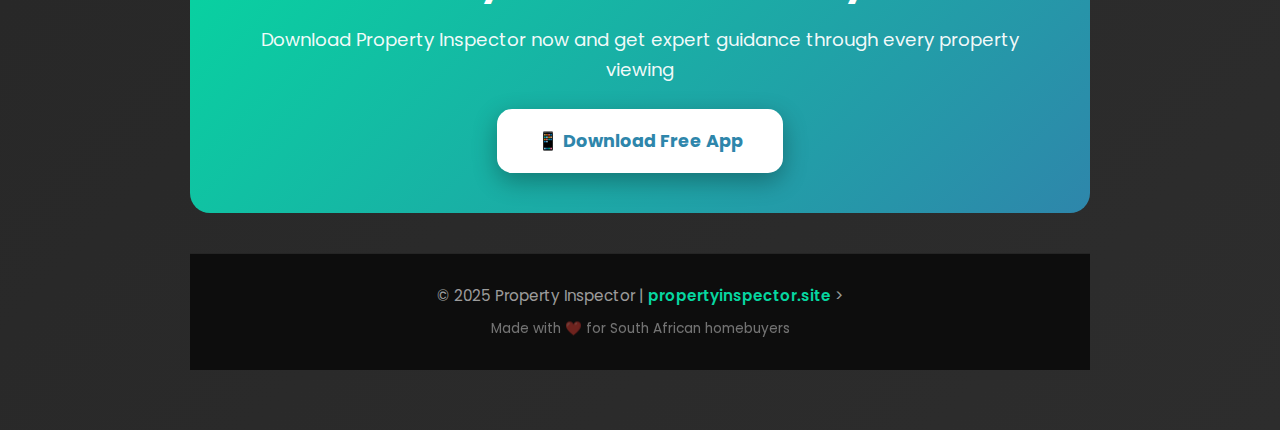
<file: home-buyers-journey.html>
<!DOCTYPE html>
<html lang="en">
<head>
    <meta charset="UTF-8">
    <meta name="viewport" content="width=device-width, initial-scale=1.0">
    <title>Your Complete Home Buying Journey - Property Inspector</title>
    
    <!-- Fonts -->
    <link href="https://fonts.googleapis.com/css2?family=Poppins:wght@300;400;500;600;700;800;900&display=swap" rel="stylesheet">
    <link rel="stylesheet" href="https://cdnjs.cloudflare.com/ajax/libs/font-awesome/6.5.1/css/all.min.css">
    
    <!-- Link to main website styles for navigation -->
    <link rel="stylesheet" href="website-styles.css">
    
    <style>
        * {
            margin: 0;
            padding: 0;
            box-sizing: border-box;
        }
        
        body {
            font-family: 'Poppins', sans-serif;
            background: linear-gradient(135deg, #1A1A1A 0%, #2D2D2D 100%);
            color: #ffffff;
            padding: 0;
            line-height: 1.6;
            margin: 0;
        }
        
        .container {
            max-width: 1400px;
            margin: 0 auto;
            padding: 0 30px;
        }
        
        .content-wrapper {
            max-width: 900px;
            margin: 0 auto;
            padding: 80px 0 60px;
        }
        
        .header {
            text-align: center;
            margin-bottom: 50px;
            padding-bottom: 30px;
            border-bottom: 3px solid rgba(6, 214, 160, 0.5);
        }
        
        .logo-section {
            display: flex;
            align-items: center;
            justify-content: center;
            gap: 15px;
            margin-bottom: 30px;
        }
        
        .logo-img {
            width: 70px;
            height: 70px;
            border-radius: 15px;
            object-fit: cover;
            box-shadow: 0 5px 20px rgba(6, 214, 160, 0.3);
        }
        
        .brand-name {
            font-size: 1.5rem;
            font-weight: 700;
            color: #06D6A0;
        }
        
        h1 {
            font-size: 3rem;
            font-weight: 800;
            background: linear-gradient(135deg, #06D6A0, #2E86AB);
            -webkit-background-clip: text;
            -webkit-text-fill-color: transparent;
            background-clip: text;
            margin-bottom: 20px;
            line-height: 1.2;
        }
        
        .subtitle {
            font-size: 1.2rem;
            color: rgba(255, 255, 255, 0.85);
            line-height: 1.8;
            max-width: 750px;
            margin: 0 auto;
        }
        
        .intro-box {
            background: rgba(6, 214, 160, 0.1);
            border-left: 4px solid #06D6A0;
            padding: 25px;
            border-radius: 15px;
            margin-bottom: 50px;
        }
        
        .intro-box p {
            color: rgba(255, 255, 255, 0.9);
            font-size: 1.05rem;
            line-height: 1.8;
        }
        
        .intro-box strong {
            color: #06D6A0;
            font-weight: 700;
        }
        
        .steps-container {
            margin: 40px 0;
        }
        
        .step {
            background: rgba(255, 255, 255, 0.03);
            border: 1px solid rgba(255, 255, 255, 0.1);
            border-radius: 20px;
            padding: 35px;
            margin-bottom: 25px;
            transition: all 0.3s ease;
            position: relative;
            overflow: hidden;
            display: block;
        }
        
        .step::before {
            content: '';
            position: absolute;
            top: 0;
            left: 0;
            width: 5px;
            height: 100%;
            background: linear-gradient(180deg, #06D6A0, #2E86AB);
        }
        
        .step:hover {
            transform: translateY(-3px);
            background: rgba(255, 255, 255, 0.05);
            box-shadow: 0 10px 30px rgba(6, 214, 160, 0.2);
        }
        
        .step-number {
            width: 35px;
            height: 35px;
            background: linear-gradient(135deg, #06D6A0, #28A745);
            border-radius: 50%;
            display: inline-flex;
            align-items: center;
            justify-content: center;
            font-size: 1.1rem;
            font-weight: 800;
            margin-right: 15px;
            margin-bottom: 20px;
            box-shadow: 0 5px 15px rgba(6, 214, 160, 0.4);
            vertical-align: middle;
        }
        
        .step-title {
            font-size: 1.3rem;
            font-weight: 700;
            color: #06D6A0;
            margin: 0 0 20px 0;
            display: inline-block;
            vertical-align: middle;
        }
        
        .step-content {
            color: rgba(255, 255, 255, 0.85);
            font-size: 1.05rem;
            line-height: 1.8;
            text-align: left;
        }
        
        .step-link {
            display: inline-flex;
            align-items: center;
            gap: 8px;
            color: #2E86AB;
            font-weight: 600;
            margin-top: 10px;
            text-decoration: none;
            transition: all 0.3s ease;
        }
        
        .step-link:hover {
            color: #06D6A0;
            gap: 12px;
        }
        
        .highlight-box {
            background: rgba(247, 127, 0, 0.1);
            border: 2px solid rgba(247, 127, 0, 0.3);
            border-radius: 15px;
            padding: 30px;
            margin-top: 50px;
            margin-bottom: 40px;
        }
        
        .highlight-box h3 {
            color: #F77F00;
            font-size: 1.6rem;
            font-weight: 700;
            margin-bottom: 15px;
            display: flex;
            align-items: center;
            gap: 12px;
        }
        
        .highlight-box p {
            color: rgba(255, 255, 255, 0.9);
            font-size: 1.1rem;
            line-height: 1.8;
        }
        
        .cta-section {
            background: linear-gradient(135deg, #06D6A0, #2E86AB);
            border-radius: 20px;
            padding: 40px;
            text-align: center;
            margin-top: 50px;
        }
        
        .cta-section h3 {
            font-size: 2rem;
            font-weight: 800;
            margin-bottom: 15px;
            color: #ffffff;
        }
        
        .cta-section p {
            font-size: 1.15rem;
            margin-bottom: 25px;
            color: rgba(255, 255, 255, 0.95);
        }
        
        .cta-button {
            display: inline-flex;
            align-items: center;
            gap: 12px;
            background: #ffffff;
            color: #2E86AB;
            padding: 18px 40px;
            border-radius: 15px;
            text-decoration: none;
            font-weight: 700;
            font-size: 1.1rem;
            transition: all 0.3s ease;
            box-shadow: 0 8px 25px rgba(0, 0, 0, 0.3);
        }
        
        .cta-button:hover {
            transform: translateY(-3px);
            box-shadow: 0 12px 35px rgba(0, 0, 0, 0.4);
        }
        
        .footer {
            text-align: center;
            margin-top: 40px;
            padding-top: 30px;
            border-top: 1px solid rgba(255, 255, 255, 0.1);
            color: rgba(255, 255, 255, 0.6);
            font-size: 0.95rem;
        }
        
        .footer a {
            color: #06D6A0;
            text-decoration: none;
            font-weight: 600;
        }
        
        @media print {
            body {
                background: white;
                color: #333;
                padding: 20px;
            }
            
            .container {
                box-shadow: none;
                border: 2px solid #06D6A0;
            }
            
            .step:hover {
                transform: none;
            }
        }
        
        @media (max-width: 768px) {
            body {
                padding: 0;
            }
            
            .content-wrapper {
                padding: 40px 20px;
            }
            
            h1 {
                font-size: 2rem;
            }
            
            .subtitle {
                font-size: 1rem;
            }
            
            .step {
                padding: 25px 20px;
            }
            
            .step-number {
                width: 30px;
                height: 30px;
                font-size: 0.95rem;
                margin-right: 12px;
                margin-bottom: 15px;
            }
            
            .step-title {
                font-size: 1.1rem;
                margin-bottom: 15px;
            }
            
            .step-content {
                font-size: 0.95rem;
            }
        }
    </style>
</head>
<body>
    <!-- Navigation -->
    <nav class="navbar" id="navbar" style="position: fixed;">
        <div class="container">
            <div class="nav-content">
                <a href="index.html" class="nav-logo">
                    <img src="images/logo.jpg" alt="Property Inspector Logo">
                    <span>Property Inspector</span>
                </a>
                <button class="nav-toggle" id="navToggle" aria-label="Toggle navigation">
                    <i class="fas fa-bars"></i>
                </button>
                <ul class="nav-menu" id="navMenu">
                    <li><a href="index.html#home" class="nav-link">Home</a></li>
                    <li><a href="home-buyers-journey.html" class="nav-link active">Home Buyers Journey</a></li>
                    <li><a href="index.html#real-stories" class="nav-link">Real Stories</a></li>
                    <li><a href="index.html#features" class="nav-link">Features</a></li>
                    <li><a href="index.html#benefits" class="nav-link">Benefits</a></li>
                    <li><a href="calculator.html" class="nav-link">Calculator</a></li>
                    <li><a href="index.html#guide" class="nav-link">Viewing Guide</a></li>
                    <li><a href="faq.html" class="nav-link">FAQ</a></li>
                    <li><a href="blog.html" class="nav-link">Blog</a></li>
                    <li><a href="https://play.google.com/store/apps/details?id=com.joelapexs.propertyinspector" target="_blank" class="nav-link btn-primary">Download App</a></li>
                </ul>
            </div>
        </div>
    </nav>
    
    <!-- Add spacing for fixed navbar -->
    <div style="height: 80px;"></div>
    
    <div class="container">
        <div class="content-wrapper">
            <!-- Header -->
            <div class="header">
            <div class="logo-section">
                <img src="images/logo.jpg" alt="Property Inspector Logo" class="logo-img">
                <div class="brand-name">Property Inspector</div>
            </div>
            
            <h1>Your Complete Home Buying Journey</h1>
            <p class="subtitle">A step-by-step roadmap to buying your dream property with confidence, avoiding costly surprises, and making informed decisions every step of the way.</p>
        </div>
        
        <!-- Introduction -->
        <div class="intro-box">
            <p><strong>Did you know?</strong> 70% of South African homeowners face unexpected repair costs within their first year of ownership, often exceeding R50,000. These surprises stem from skipping crucial steps in the buying process. This guide ensures you make informed decisions, understand true costs, and avoid financial stress after moving in.</p>
        </div>
        
        <!-- Steps -->
        <div class="steps-container">
            
            <!-- Step 1 -->
            <div class="step">
                <div class="step-number">1</div>
                <h2 class="step-title">Know Your Budget 💰</h2>
                <div class="step-content">
                    <p><strong>Get Pre-Approved for a Home Loan.</strong> Visit your bank to obtain a pre-approval certificate. They'll assess your income, expenses, and credit profile to determine your maximum loan amount. This crucial step gives you a realistic budget and strengthens your negotiating position when making offers. Pre-approval typically takes 1-3 days and shows sellers you're a serious buyer.</p>
                </div>
            </div>
            
            <!-- Step 2 -->
            <div class="step">
                <div class="step-number">2</div>
                <h2 class="step-title">Calculate Your True Costs 📊</h2>
                <div class="step-content">
                    <p><strong>Understand the Full Financial Picture.</strong> Your home loan is just one part of the equation. Use the Property Inspector Calculator to determine your once-off costs including transfer duties (government tax), attorney fees, and bond registration costs. These typically range from R30,000 to R80,000+ depending on property price. Factor in monthly costs like rates, levies, insurance, and maintenance too.</p>
                    <a href="https://propertyinspector.site/calculator.html" target="_blank" class="step-link">
                        🔗 Use Free Cost Calculator
                    </a>
                </div>
            </div>
            
            <!-- Step 3 -->
            <div class="step">
                <div class="step-number">3</div>
                <h2 class="step-title">Search Smart 🔍</h2>
                <div class="step-content">
                    <p><strong>Find Properties Within Your Budget.</strong> Browse Property24, Private Property, and other listing sites for homes aligned with your approved loan amount. Create a shortlist of 5-10 properties that meet your must-have criteria: location, bedrooms, size, and features. Remember to account for your deposit (typically 10-20% of purchase price) when setting your search parameters.</p>
                </div>
            </div>
            
            <!-- Step 4 -->
            <div class="step">
                <div class="step-number">4</div>
                <h2 class="step-title">Research the Property 📈</h2>
                <div class="step-content">
                    <p><strong>Know What You're Really Buying.</strong> Before viewing, research each property's true market value, crime statistics, nearby amenities, and area trends. This intel helps you spot overpriced listings and red flags. Access free insights from Standard Bank's Home Services Property Guide or invest in detailed Lightstone reports (R200-R500). Understanding if a R1.5M asking price is justified for a R1M property helps you negotiate wisely and assess if improvements warrant the premium.</p>
                    <a href="https://www.standardbank.co.za/southafrica/personal/products-and-services/borrow-for-your-needs/home-loans/home-services-property-guide" target="_blank" class="step-link">
                        🔗 Standard Bank Property Guide
                    </a>
                </div>
            </div>
            
            <!-- Step 5 -->
            <div class="step">
                <div class="step-number">5</div>
                <h2 class="step-title">Prepare Like a Pro ✅</h2>
                <div class="step-content">
                    <p><strong>Set Yourself Up for Success.</strong> Download the Property Inspector app and add your shortlisted properties. Set viewing appointments and review the app's comprehensive checklist covering structural, electrical, plumbing, and cosmetic aspects. Visit PropertyInspector.site for expert guidance on what issues to prioritize and common warning signs. Preparation ensures you ask the right questions and spot problems estate agents might overlook.</p>
                    <a href="https://propertyinspector.site/" target="_blank" class="step-link">
                        🔗 Get Viewing Guidance
                    </a>
                </div>
            </div>
            
            <!-- Step 6 -->
            <div class="step">
                <div class="step-number">6</div>
                <h2 class="step-title">View with Confidence 🏠</h2>
                <div class="step-content">
                    <p><strong>Conduct a Thorough Assessment.</strong> During viewings, use the Property Inspector app as your guide. It walks you through every room and outdoor space, prompting you to check critical elements like foundation cracks, roof condition, plumbing function, electrical safety, and damp issues. Take photos of concerns, add detailed notes, and document everything. <strong>Not sure if something is serious?</strong> The app's photo feature is your secret weapon - simply snap pictures of questionable issues (wall cracks, roof damage, plumbing concerns) and show them to professionals for free opinions. Many builders, plumbers, or electricians can identify major problems just by looking at a photo, giving you expert insights at zero cost before committing to a purchase. The app also suggests essential questions: What are the monthly costs? What's included in the sale? Recent improvements? Any upcoming special levies? This systematic approach ensures you don't miss costly problems hidden behind fresh paint.</p>
                </div>
            </div>
            
            <!-- Step 7 -->
            <div class="step">
                <div class="step-number">7</div>
                <h2 class="step-title">Compare and Decide ⚖️</h2>
                <div class="step-content">
                    <p><strong>Make an Informed Choice.</strong> Review assessment reports for all viewed properties side-by-side. Compare rating scores across categories, monthly cost estimates, required repairs, and how each property meets your expectations. The data-driven approach removes emotion from decision-making and highlights the best value option. Consider both immediate livability and long-term maintenance costs when making your final choice.</p>
                </div>
            </div>
            
            <!-- Step 8 -->
            <div class="step">
                <div class="step-number">8</div>
                <h2 class="step-title">Negotiate Strategically 🤝</h2>
                <div class="step-content">
                    <p><strong>Use Evidence to Your Advantage.</strong> Armed with your detailed assessment report, make an informed offer. If you identified R100,000 worth of necessary repairs (roof, plumbing, electrical), use this evidence to negotiate a lower purchase price or request seller repairs before transfer. Present specific findings rather than vague concerns. Your thorough documentation demonstrates you're a serious buyer who's done their homework, giving you stronger negotiating leverage.</p>
                </div>
            </div>
            
            <!-- Step 9 -->
            <div class="step">
                <div class="step-number">9</div>
                <h2 class="step-title">Secure Your Financing 🏦</h2>
                <div class="step-content">
                    <p><strong>Finalize Your Home Loan.</strong> Once your Offer to Purchase is accepted by the seller, formally apply for your home loan. Submit all required documentation promptly: ID, proof of income, bank statements (usually 3 months), and credit consent. The bank will conduct a property valuation to confirm the purchase price is reasonable. Loan approval typically takes 1-4 weeks. Stay responsive to your bond originator's requests to avoid delays in the transfer process.</p>
                </div>
            </div>
            
            <!-- Step 10 -->
            <div class="step">
                <div class="step-number">10</div>
                <h2 class="step-title">Move In and Maintain 🔑</h2>
                <div class="step-content">
                    <p><strong>Start Your Homeownership Journey Right.</strong> After bond registration and transfer (typically 8-12 weeks), collect your keys and move in. Conduct a final walk-through using the Property Inspector app to create a baseline condition report. Consider hiring a professional inspector (R2,500-R5,000) for a comprehensive assessment, including systems you couldn't fully test during viewings. This detailed report becomes your maintenance roadmap, prioritizing tasks and budgeting repairs over the next 1-3 years. Proactive maintenance prevents small issues from becoming expensive emergencies.</p>
                </div>
            </div>
            
        </div>
        
        <!-- Highlight Box -->
        <div class="highlight-box">
            <h3>
                ⚠️ Why This Process Matters
            </h3>
            <p>Following these 10 steps transforms your home buying experience from stressful and uncertain to confident and informed. You'll avoid the shock of discovering R50,000+ in unexpected repairs after moving in. You'll negotiate better prices based on actual property conditions. Most importantly, you'll maintain the joy and excitement of homeownership instead of experiencing buyer's remorse. Knowledge is your best investment protection.</p>
        </div>
        
        <!-- CTA Section -->
        <div class="cta-section">
            <h3>Ready to Start Your Journey?</h3>
            <p>Download Property Inspector now and get expert guidance through every property viewing</p>
            <a href="https://play.google.com/store/apps/details?id=com.joelapexs.propertyinspector" target="_blank" class="cta-button">
                📱 Download Free App
            </a>
        </div>
        
        <!-- Footer -->
        <div class="footer">
            <p>© 2025 Property Inspector | <a href="https://propertyinspector.site">propertyinspector.site</a> ></p>
            <p style="margin-top: 10px; font-size: 0.85rem; opacity: 0.7;">Made with ❤️ for South African homebuyers</p>
        </div>
        </div><!-- end content-wrapper -->
    </div><!-- end container -->
    
    <!-- Link to main JavaScript for navigation functionality -->
    <script src="website-main.js"></script>
</body>
</html>
</file>
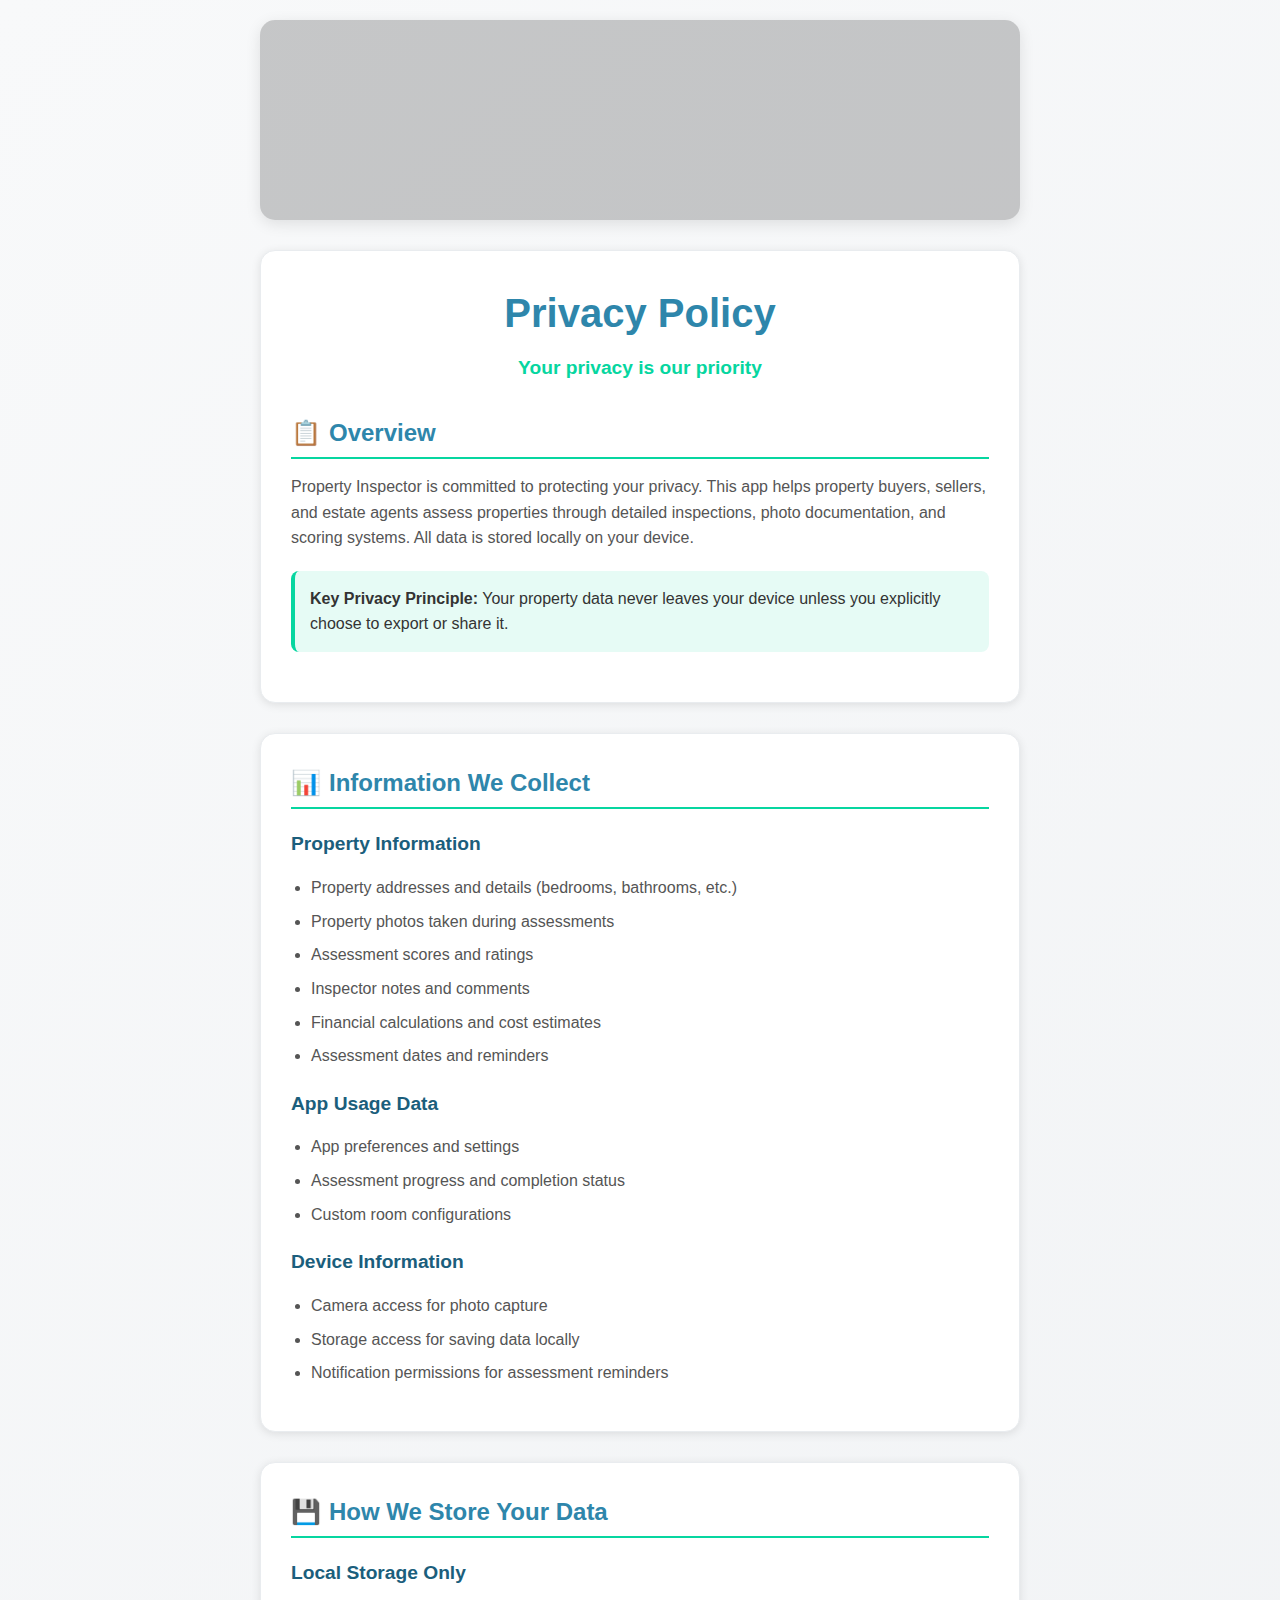
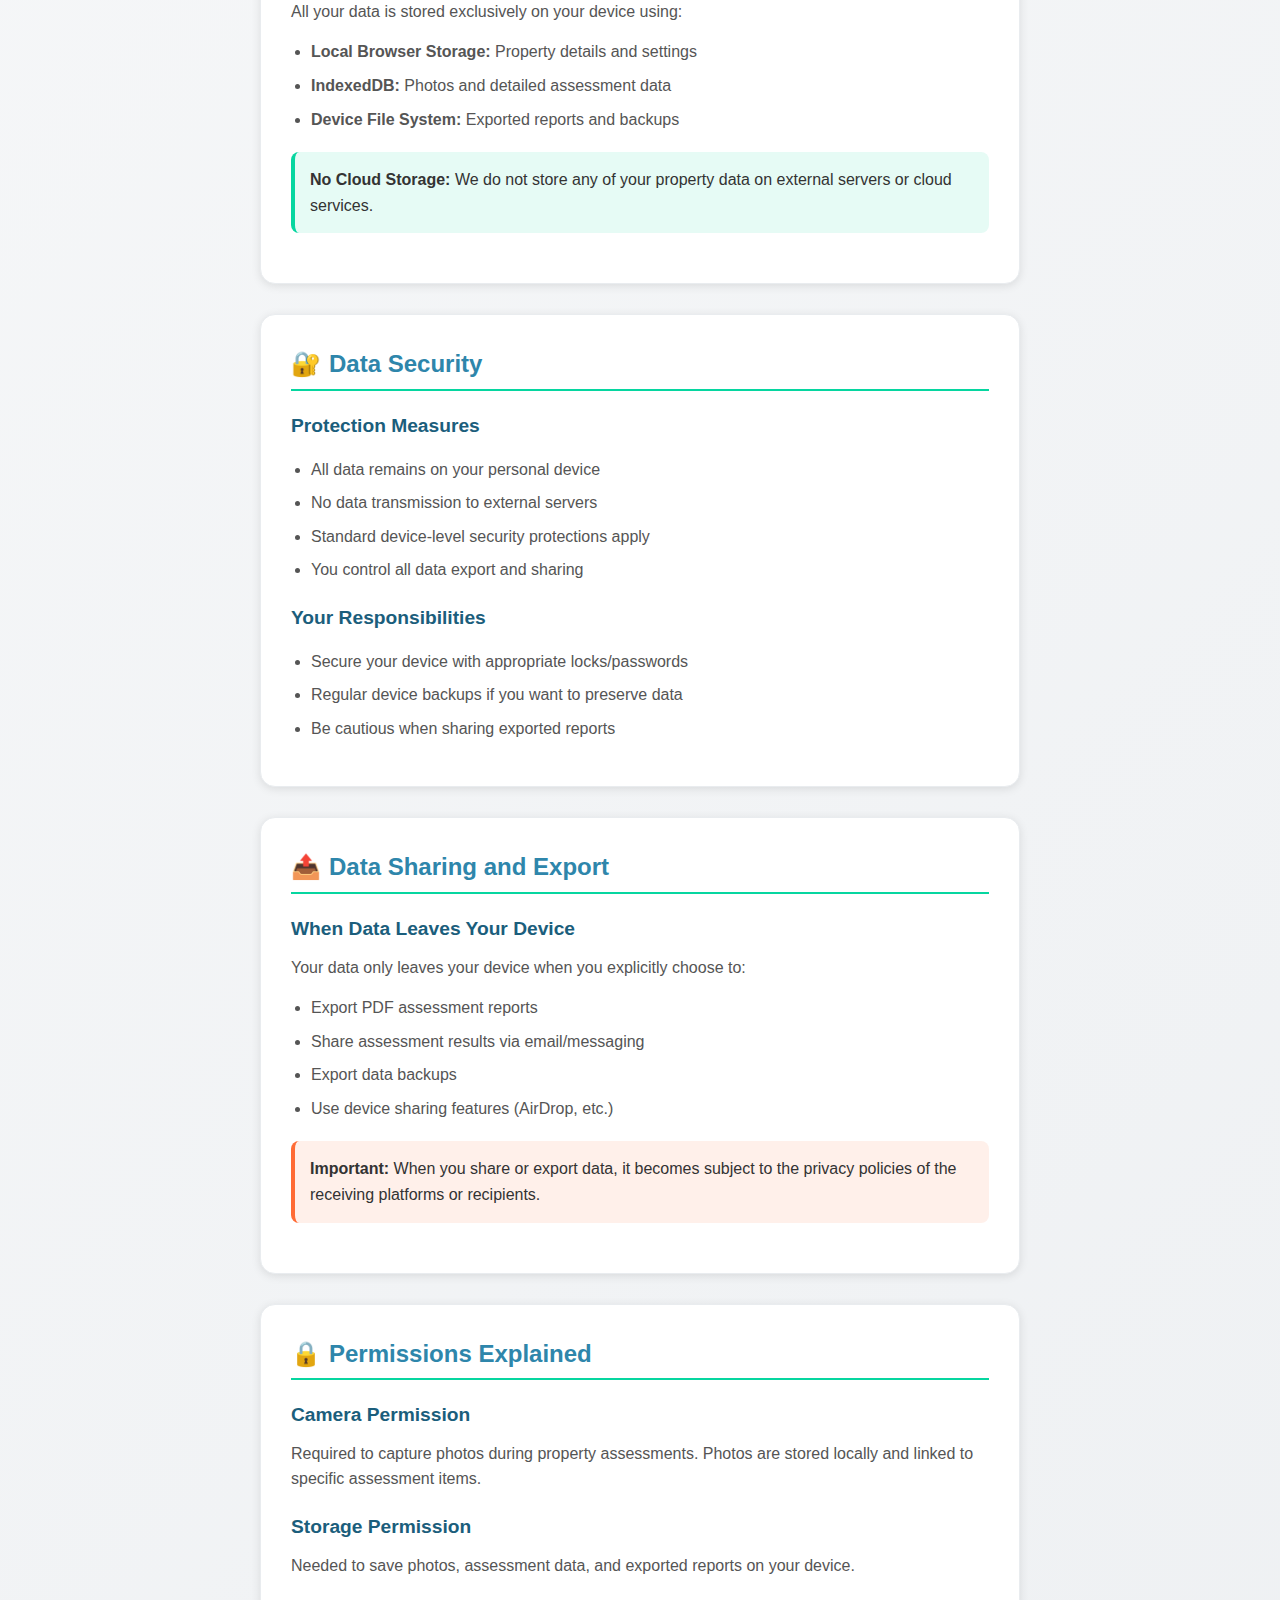
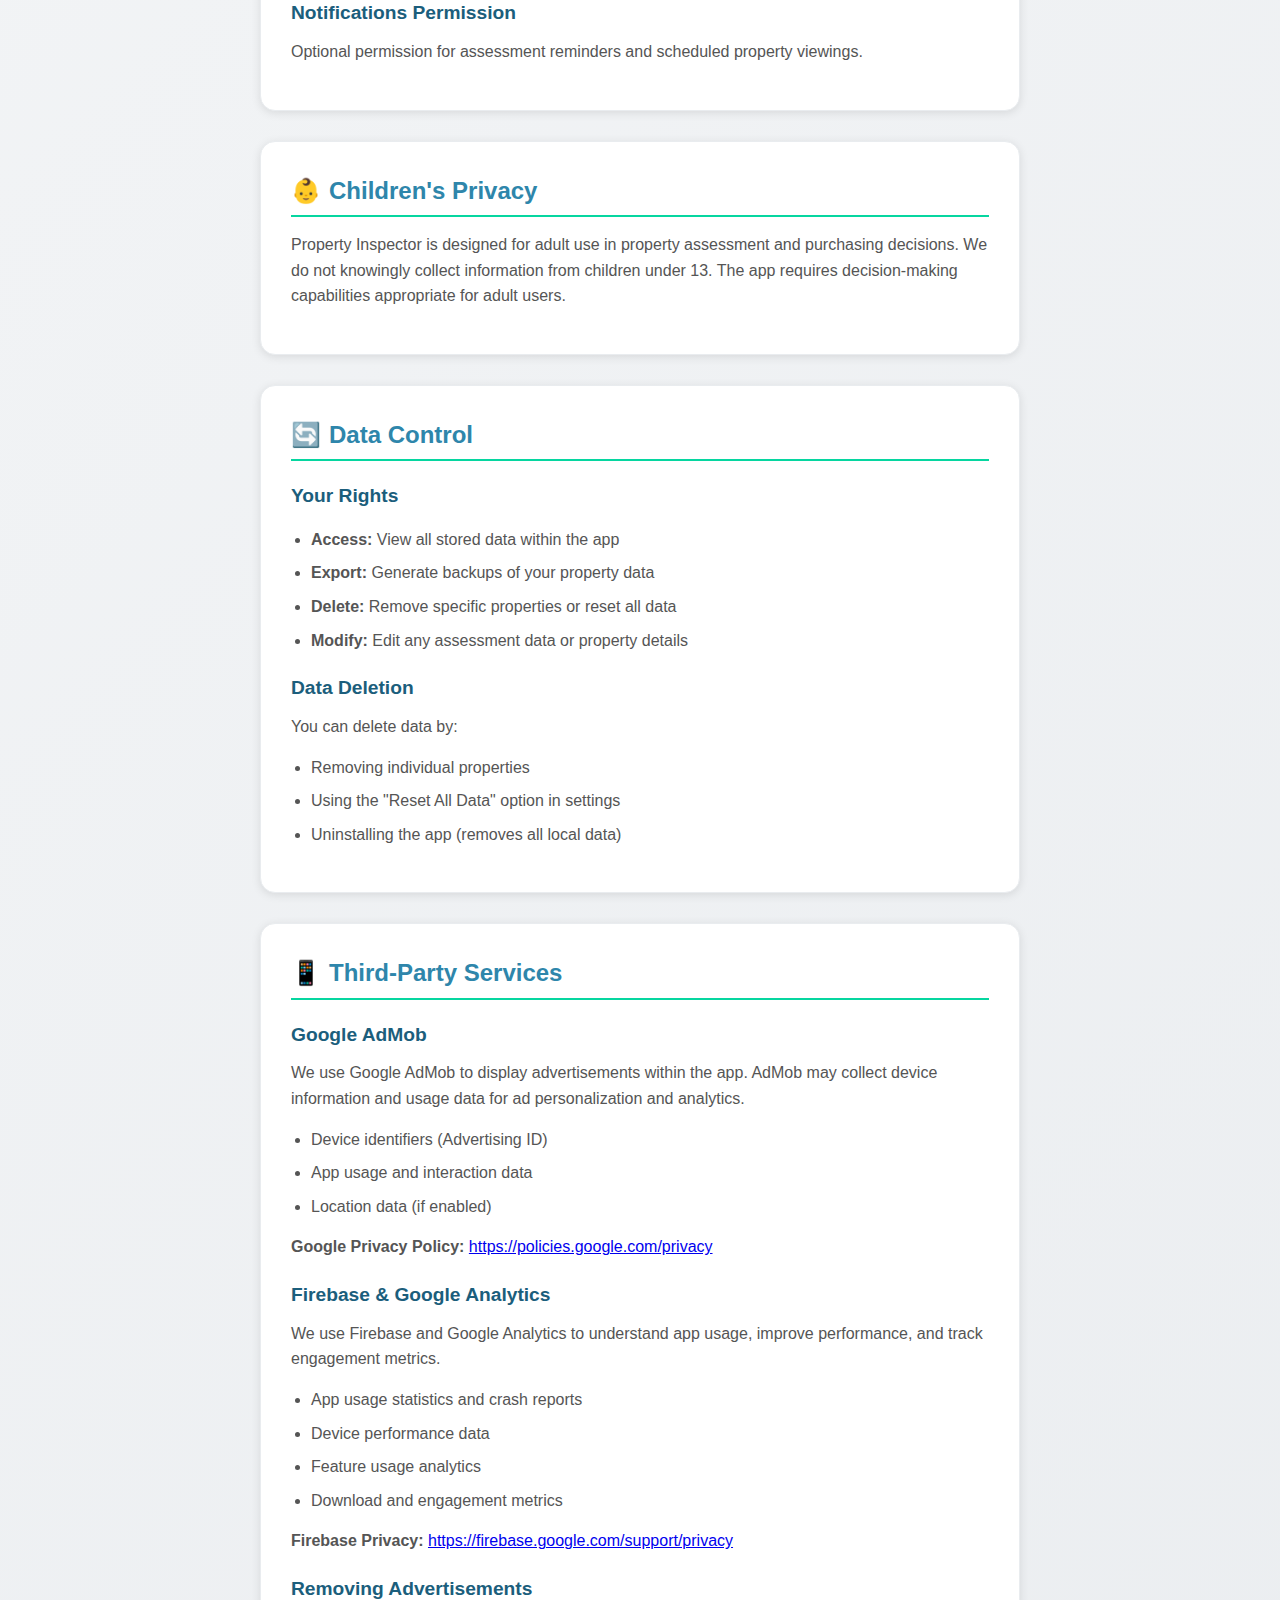
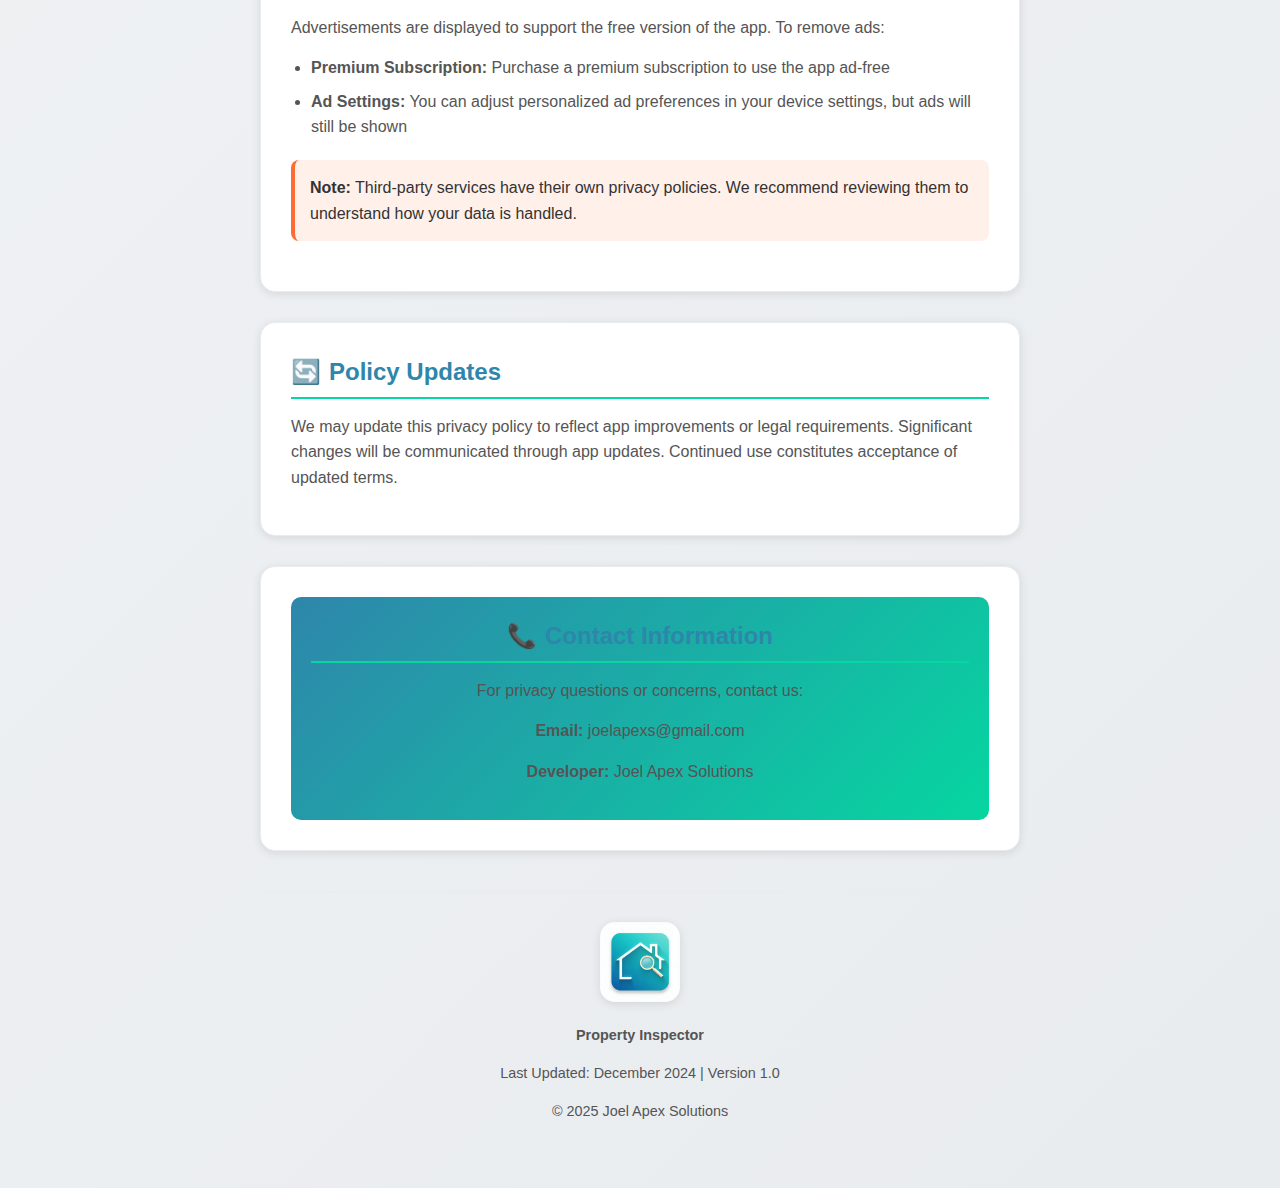
<file: privacy-policy.html>
<!DOCTYPE html>
<html lang="en">
<head>
    <meta charset="UTF-8">
    <meta name="viewport" content="width=device-width, initial-scale=1.0">
    <title>Property Inspector - Privacy Policy</title>
    <style>
        * {
            margin: 0;
            padding: 0;
            box-sizing: border-box;
        }

        body {
            font-family: 'Segoe UI', Tahoma, Geneva, Verdana, sans-serif;
            background: linear-gradient(135deg, #f8f9fa, #e9ecef);
            color: #333333;
            line-height: 1.6;
            min-height: 100vh;
        }

        .container {
            max-width: 800px;
            margin: 0 auto;
            padding: 20px;
        }

        .header {
            text-align: center;
            padding: 0;
            margin-bottom: 30px;
            border-radius: 15px;
            overflow: hidden;
            box-shadow: 0 4px 15px rgba(0,0,0,0.1);
        }

        .banner {
            width: 100%;
            height: 200px;
            background: url('images/property-inspector-banner.jpg') center/cover;
            display: flex;
            align-items: center;
            justify-content: center;
            position: relative;
        }

        .banner::before {
            content: '';
            position: absolute;
            top: 0;
            left: 0;
            right: 0;
            bottom: 0;
            background: rgba(0,0,0,0.2);
        }

        .banner-content {
            position: relative;
            z-index: 1;
            color: white;
            text-align: center;
        }

        .banner h1 {
            font-size: 2.5rem;
            font-weight: 800;
            margin-bottom: 5px;
            text-shadow: 2px 2px 4px rgba(0,0,0,0.5);
        }

        .banner p {
            font-size: 1.1rem;
            text-shadow: 1px 1px 2px rgba(0,0,0,0.5);
        }

        .content {
            background: white;
            border-radius: 15px;
            padding: 30px;
            margin-bottom: 30px;
            box-shadow: 0 2px 10px rgba(0,0,0,0.1);
            border: 1px solid #e9ecef;
        }

        h2 {
            color: #2E86AB;
            font-size: 1.5rem;
            margin-bottom: 15px;
            padding-bottom: 5px;
            border-bottom: 2px solid #06D6A0;
        }

        h3 {
            color: #1B5E7C;
            font-size: 1.2rem;
            margin: 20px 0 10px 0;
        }

        p {
            margin-bottom: 15px;
            color: #555555;
        }

        ul {
            margin: 15px 0;
            padding-left: 20px;
        }

        li {
            margin-bottom: 8px;
            color: #555555;
        }

        .highlight {
            background: rgba(6, 214, 160, 0.1);
            padding: 15px;
            border-radius: 8px;
            border-left: 4px solid #06D6A0;
            margin: 20px 0;
        }

        .warning {
            background: rgba(255, 107, 53, 0.1);
            padding: 15px;
            border-radius: 8px;
            border-left: 4px solid #FF6B35;
            margin: 20px 0;
        }

        .contact-info {
            background: linear-gradient(135deg, #2E86AB, #06D6A0);
            padding: 20px;
            border-radius: 10px;
            text-align: center;
            color: white;
        }

        .footer {
            text-align: center;
            padding: 30px 0;
            border-top: 1px solid #e9ecef;
            margin-top: 40px;
        }

        .footer img {
            width: 80px;
            height: 80px;
            margin-bottom: 15px;
            border-radius: 15px;
            box-shadow: 0 2px 10px rgba(0,0,0,0.1);
        }

        .last-updated {
            color: #666666;
            font-size: 0.9rem;
        }

        .icon {
            color: #06D6A0;
            margin-right: 8px;
        }
    </style>
</head>
<body>
    <div class="container">
        <div class="header">
            <div class="banner">
            </div>
        </div>

        <div class="content">
            <div style="text-align: center; margin-bottom: 30px;">
                <h1 style="color: #2E86AB; font-size: 2.5rem; margin-bottom: 8px; font-weight: 800;">Privacy Policy</h1>
                <p style="color: #06D6A0; font-size: 1.2rem; font-weight: 600; margin-bottom: 25px;">Your privacy is our priority</p>
            </div>
            
            <h2><span class="icon">📋</span>Overview</h2>
            <p>Property Inspector is committed to protecting your privacy. This app helps property buyers, sellers, and estate agents assess properties through detailed inspections, photo documentation, and scoring systems. All data is stored locally on your device.</p>
            
            <div class="highlight">
                <strong>Key Privacy Principle:</strong> Your property data never leaves your device unless you explicitly choose to export or share it.
            </div>
        </div>

        <div class="content">
            <h2><span class="icon">📊</span>Information We Collect</h2>
            
            <h3>Property Information</h3>
            <ul>
                <li>Property addresses and details (bedrooms, bathrooms, etc.)</li>
                <li>Property photos taken during assessments</li>
                <li>Assessment scores and ratings</li>
                <li>Inspector notes and comments</li>
                <li>Financial calculations and cost estimates</li>
                <li>Assessment dates and reminders</li>
            </ul>

            <h3>App Usage Data</h3>
            <ul>
                <li>App preferences and settings</li>
                <li>Assessment progress and completion status</li>
                <li>Custom room configurations</li>
            </ul>

            <h3>Device Information</h3>
            <ul>
                <li>Camera access for photo capture</li>
                <li>Storage access for saving data locally</li>
                <li>Notification permissions for assessment reminders</li>
            </ul>
        </div>

        <div class="content">
            <h2><span class="icon">💾</span>How We Store Your Data</h2>
            
            <h3>Local Storage Only</h3>
            <p>All your data is stored exclusively on your device using:</p>
            <ul>
                <li><strong>Local Browser Storage:</strong> Property details and settings</li>
                <li><strong>IndexedDB:</strong> Photos and detailed assessment data</li>
                <li><strong>Device File System:</strong> Exported reports and backups</li>
            </ul>

            <div class="highlight">
                <strong>No Cloud Storage:</strong> We do not store any of your property data on external servers or cloud services.
            </div>
        </div>

        <div class="content">
            <h2><span class="icon">🔐</span>Data Security</h2>
            
            <h3>Protection Measures</h3>
            <ul>
                <li>All data remains on your personal device</li>
                <li>No data transmission to external servers</li>
                <li>Standard device-level security protections apply</li>
                <li>You control all data export and sharing</li>
            </ul>

            <h3>Your Responsibilities</h3>
            <ul>
                <li>Secure your device with appropriate locks/passwords</li>
                <li>Regular device backups if you want to preserve data</li>
                <li>Be cautious when sharing exported reports</li>
            </ul>
        </div>

        <div class="content">
            <h2><span class="icon">📤</span>Data Sharing and Export</h2>
            
            <h3>When Data Leaves Your Device</h3>
            <p>Your data only leaves your device when you explicitly choose to:</p>
            <ul>
                <li>Export PDF assessment reports</li>
                <li>Share assessment results via email/messaging</li>
                <li>Export data backups</li>
                <li>Use device sharing features (AirDrop, etc.)</li>
            </ul>

            <div class="warning">
                <strong>Important:</strong> When you share or export data, it becomes subject to the privacy policies of the receiving platforms or recipients.
            </div>
        </div>

        <div class="content">
            <h2><span class="icon">🔒</span>Permissions Explained</h2>
            
            <h3>Camera Permission</h3>
            <p>Required to capture photos during property assessments. Photos are stored locally and linked to specific assessment items.</p>

            <h3>Storage Permission</h3>
            <p>Needed to save photos, assessment data, and exported reports on your device.</p>

            <h3>Notifications Permission</h3>
            <p>Optional permission for assessment reminders and scheduled property viewings.</p>
        </div>

        <div class="content">
            <h2><span class="icon">👶</span>Children's Privacy</h2>
            <p>Property Inspector is designed for adult use in property assessment and purchasing decisions. We do not knowingly collect information from children under 13. The app requires decision-making capabilities appropriate for adult users.</p>
        </div>

        <div class="content">
            <h2><span class="icon">🔄</span>Data Control</h2>
            
            <h3>Your Rights</h3>
            <ul>
                <li><strong>Access:</strong> View all stored data within the app</li>
                <li><strong>Export:</strong> Generate backups of your property data</li>
                <li><strong>Delete:</strong> Remove specific properties or reset all data</li>
                <li><strong>Modify:</strong> Edit any assessment data or property details</li>
            </ul>

            <h3>Data Deletion</h3>
            <p>You can delete data by:</p>
            <ul>
                <li>Removing individual properties</li>
                <li>Using the "Reset All Data" option in settings</li>
                <li>Uninstalling the app (removes all local data)</li>
            </ul>
        </div>

        <div class="content">
            <h2><span class="icon">📱</span>Third-Party Services</h2>
            
            <h3>Google AdMob</h3>
            <p>We use Google AdMob to display advertisements within the app. AdMob may collect device information and usage data for ad personalization and analytics.</p>
            <ul>
                <li>Device identifiers (Advertising ID)</li>
                <li>App usage and interaction data</li>
                <li>Location data (if enabled)</li>
            </ul>
            <p><strong>Google Privacy Policy:</strong> <a href="https://policies.google.com/privacy" target="_blank">https://policies.google.com/privacy</a></p>

            <h3>Firebase & Google Analytics</h3>
            <p>We use Firebase and Google Analytics to understand app usage, improve performance, and track engagement metrics.</p>
            <ul>
                <li>App usage statistics and crash reports</li>
                <li>Device performance data</li>
                <li>Feature usage analytics</li>
                <li>Download and engagement metrics</li>
            </ul>
            <p><strong>Firebase Privacy:</strong> <a href="https://firebase.google.com/support/privacy" target="_blank">https://firebase.google.com/support/privacy</a></p>

            <h3>Removing Advertisements</h3>
            <p>Advertisements are displayed to support the free version of the app. To remove ads:</p>
            <ul>
                <li><strong>Premium Subscription:</strong> Purchase a premium subscription to use the app ad-free</li>
                <li><strong>Ad Settings:</strong> You can adjust personalized ad preferences in your device settings, but ads will still be shown</li>
            </ul>

            <div class="warning">
                <strong>Note:</strong> Third-party services have their own privacy policies. We recommend reviewing them to understand how your data is handled.
            </div>
        </div>

        <div class="content">
            <h2><span class="icon">🔄</span>Policy Updates</h2>
            <p>We may update this privacy policy to reflect app improvements or legal requirements. Significant changes will be communicated through app updates. Continued use constitutes acceptance of updated terms.</p>
        </div>

        <div class="content">
            <div class="contact-info">
                <h2><span class="icon">📞</span>Contact Information</h2>
                <p>For privacy questions or concerns, contact us:</p>
                <p><strong>Email:</strong> joelapexs@gmail.com</p>
                <p><strong>Developer:</strong> Joel Apex Solutions</p>
            </div>
        </div>

        <div class="footer">
            <img src="images/logo.jpg" alt="Property Inspector Logo">
            <div class="last-updated">
                <p><strong>Property Inspector</strong></p>
                <p>Last Updated: December 2024 | Version 1.0</p>
                <p>© 2025 Joel Apex Solutions</p>
            </div>
        </div>
    </div>
</body>
</html>
</file>
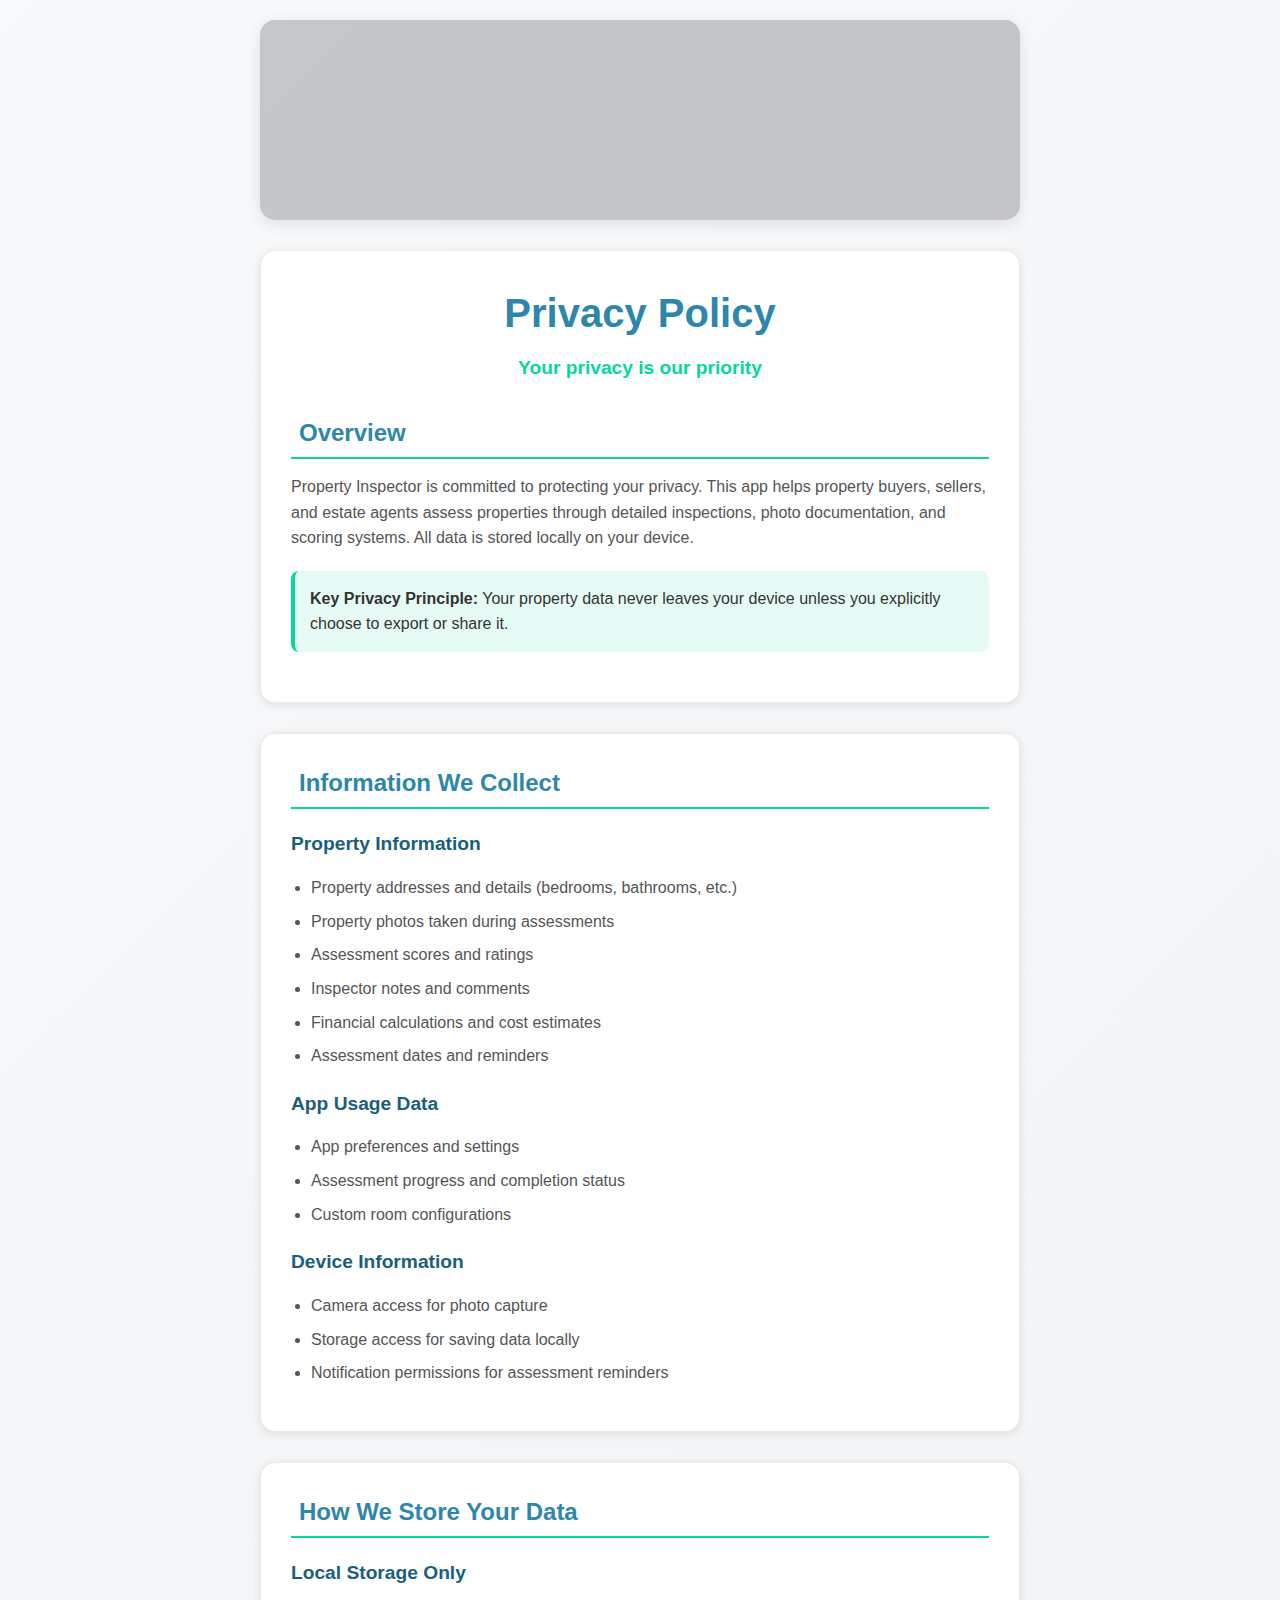
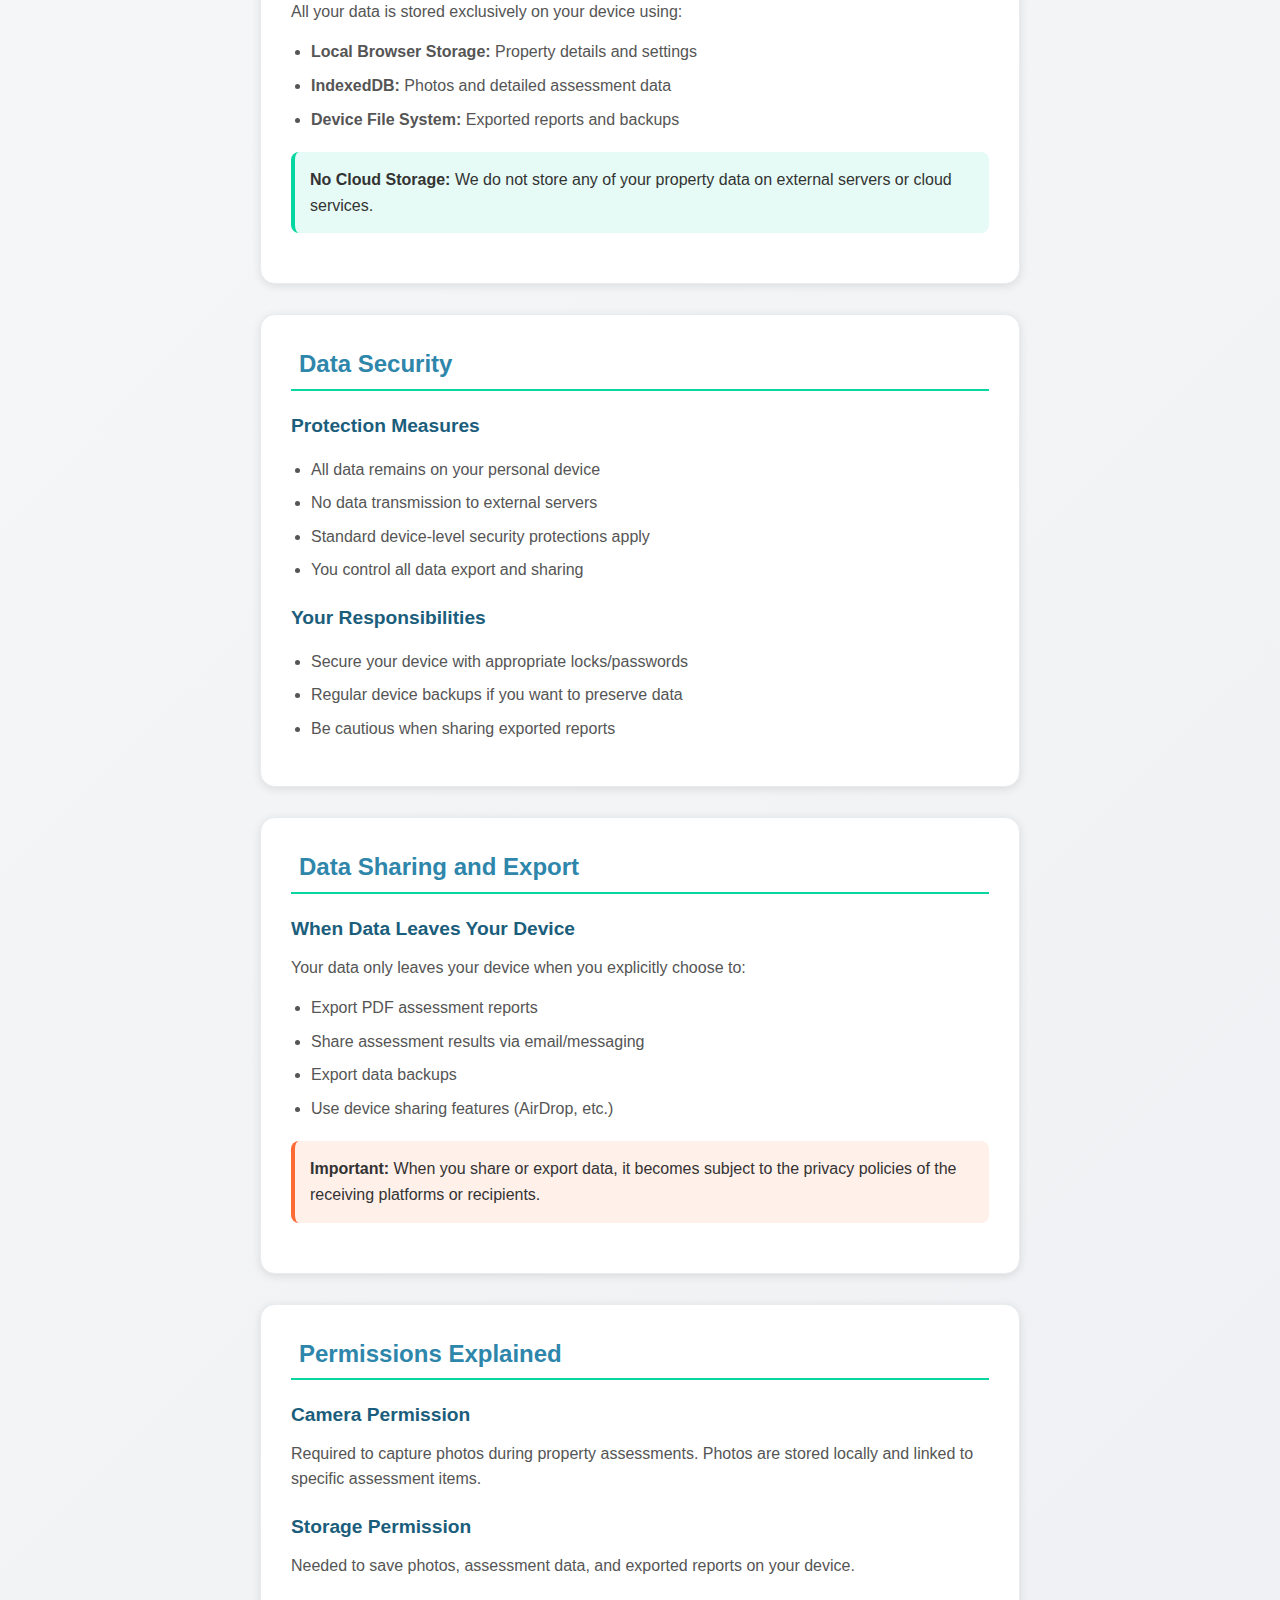
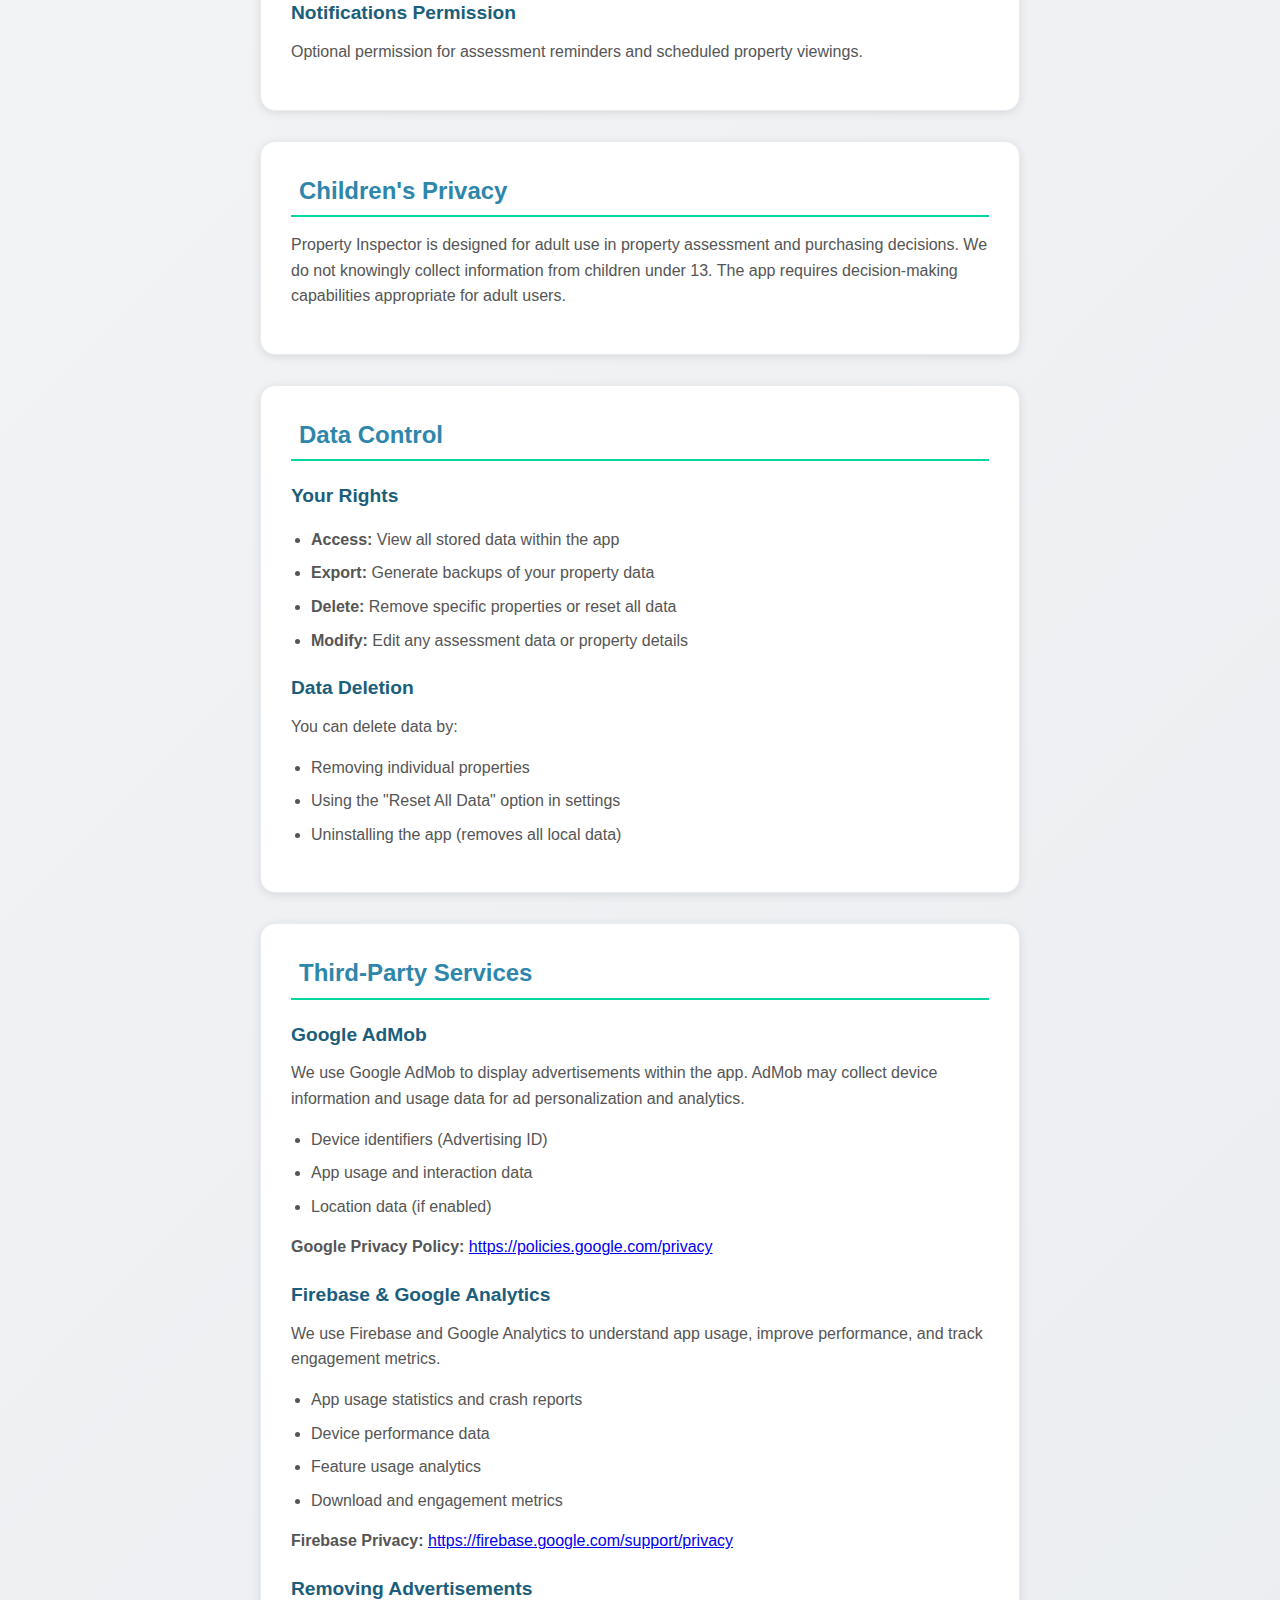
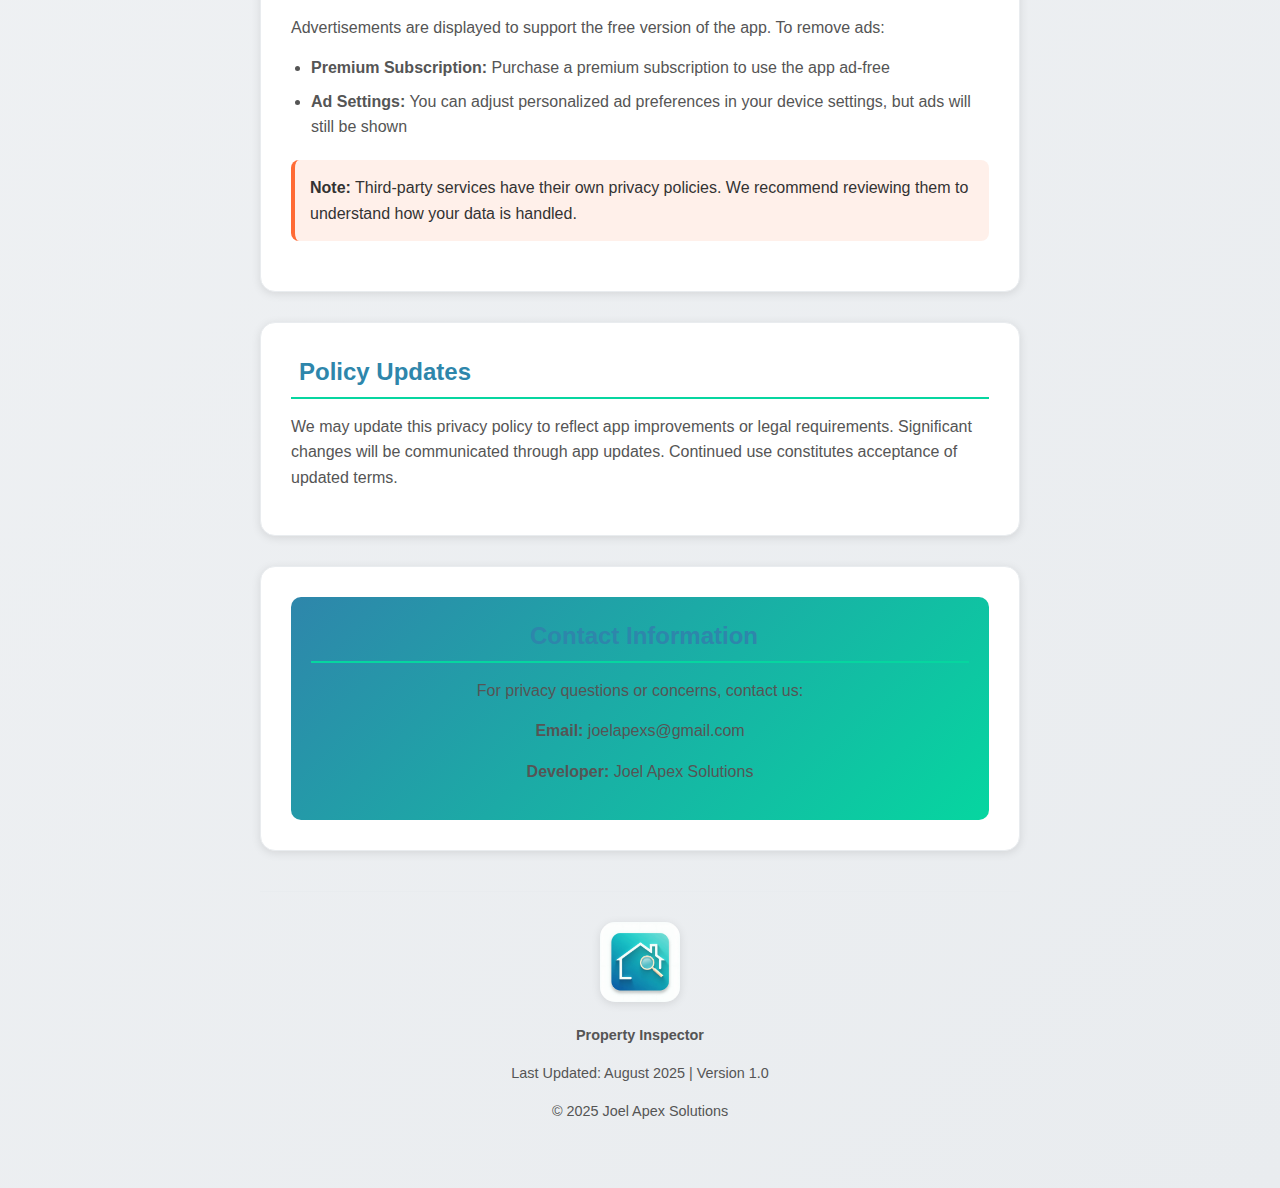
<file: privacy.html>
<!DOCTYPE html>
<html lang="en">
<head>
    <meta charset="UTF-8">
    <meta name="viewport" content="width=device-width, initial-scale=1.0">
    <title>Property Inspector - Privacy Policy</title>
    <style>
        * {
            margin: 0;
            padding: 0;
            box-sizing: border-box;
        }

        body {
            font-family: 'Segoe UI', Tahoma, Geneva, Verdana, sans-serif;
            background: linear-gradient(135deg, #f8f9fa, #e9ecef);
            color: #333333;
            line-height: 1.6;
            min-height: 100vh;
        }

        .container {
            max-width: 800px;
            margin: 0 auto;
            padding: 20px;
        }

        .header {
            text-align: center;
            padding: 0;
            margin-bottom: 30px;
            border-radius: 15px;
            overflow: hidden;
            box-shadow: 0 4px 15px rgba(0,0,0,0.1);
        }

        .banner {
            width: 100%;
            height: 200px;
            background: url('images/property-inspector-banner.jpg') center/cover;
            display: flex;
            align-items: center;
            justify-content: center;
            position: relative;
        }

        .banner::before {
            content: '';
            position: absolute;
            top: 0;
            left: 0;
            right: 0;
            bottom: 0;
            background: rgba(0,0,0,0.2);
        }

        .banner-content {
            position: relative;
            z-index: 1;
            color: white;
            text-align: center;
        }

        .banner h1 {
            font-size: 2.5rem;
            font-weight: 800;
            margin-bottom: 5px;
            text-shadow: 2px 2px 4px rgba(0,0,0,0.5);
        }

        .banner p {
            font-size: 1.1rem;
            text-shadow: 1px 1px 2px rgba(0,0,0,0.5);
        }

        .content {
            background: white;
            border-radius: 15px;
            padding: 30px;
            margin-bottom: 30px;
            box-shadow: 0 2px 10px rgba(0,0,0,0.1);
            border: 1px solid #e9ecef;
        }

        h2 {
            color: #2E86AB;
            font-size: 1.5rem;
            margin-bottom: 15px;
            padding-bottom: 5px;
            border-bottom: 2px solid #06D6A0;
        }

        h3 {
            color: #1B5E7C;
            font-size: 1.2rem;
            margin: 20px 0 10px 0;
        }

        p {
            margin-bottom: 15px;
            color: #555555;
        }

        ul {
            margin: 15px 0;
            padding-left: 20px;
        }

        li {
            margin-bottom: 8px;
            color: #555555;
        }

        .highlight {
            background: rgba(6, 214, 160, 0.1);
            padding: 15px;
            border-radius: 8px;
            border-left: 4px solid #06D6A0;
            margin: 20px 0;
        }

        .warning {
            background: rgba(255, 107, 53, 0.1);
            padding: 15px;
            border-radius: 8px;
            border-left: 4px solid #FF6B35;
            margin: 20px 0;
        }

        .contact-info {
            background: linear-gradient(135deg, #2E86AB, #06D6A0);
            padding: 20px;
            border-radius: 10px;
            text-align: center;
            color: white;
        }

        .footer {
            text-align: center;
            padding: 30px 0;
            border-top: 1px solid #e9ecef;
            margin-top: 40px;
        }

        .footer img {
            width: 80px;
            height: 80px;
            margin-bottom: 15px;
            border-radius: 15px;
            box-shadow: 0 2px 10px rgba(0,0,0,0.1);
        }

        .last-updated {
            color: #666666;
            font-size: 0.9rem;
        }

        .icon {
            color: #06D6A0;
            margin-right: 8px;
        }
    </style>
</head>
<body>
    <div class="container">
        <div class="header">
            <div class="banner">
            </div>
        </div>

        <div class="content">
            <div style="text-align: center; margin-bottom: 30px;">
                <h1 style="color: #2E86AB; font-size: 2.5rem; margin-bottom: 8px; font-weight: 800;">Privacy Policy</h1>
                <p style="color: #06D6A0; font-size: 1.2rem; font-weight: 600; margin-bottom: 25px;">Your privacy is our priority</p>
            </div>
            
            <h2><span class="icon"></span>Overview</h2>
            <p>Property Inspector is committed to protecting your privacy. This app helps property buyers, sellers, and estate agents assess properties through detailed inspections, photo documentation, and scoring systems. All data is stored locally on your device.</p>
            
            <div class="highlight">
                <strong>Key Privacy Principle:</strong> Your property data never leaves your device unless you explicitly choose to export or share it.
            </div>
        </div>

        <div class="content">
            <h2><span class="icon"></span>Information We Collect</h2>
            
            <h3>Property Information</h3>
            <ul>
                <li>Property addresses and details (bedrooms, bathrooms, etc.)</li>
                <li>Property photos taken during assessments</li>
                <li>Assessment scores and ratings</li>
                <li>Inspector notes and comments</li>
                <li>Financial calculations and cost estimates</li>
                <li>Assessment dates and reminders</li>
            </ul>

            <h3>App Usage Data</h3>
            <ul>
                <li>App preferences and settings</li>
                <li>Assessment progress and completion status</li>
                <li>Custom room configurations</li>
            </ul>

            <h3>Device Information</h3>
            <ul>
                <li>Camera access for photo capture</li>
                <li>Storage access for saving data locally</li>
                <li>Notification permissions for assessment reminders</li>
            </ul>
        </div>

        <div class="content">
            <h2><span class="icon"></span>How We Store Your Data</h2>
            
            <h3>Local Storage Only</h3>
            <p>All your data is stored exclusively on your device using:</p>
            <ul>
                <li><strong>Local Browser Storage:</strong> Property details and settings</li>
                <li><strong>IndexedDB:</strong> Photos and detailed assessment data</li>
                <li><strong>Device File System:</strong> Exported reports and backups</li>
            </ul>

            <div class="highlight">
                <strong>No Cloud Storage:</strong> We do not store any of your property data on external servers or cloud services.
            </div>
        </div>

        <div class="content">
            <h2><span class="icon"></span>Data Security</h2>
            
            <h3>Protection Measures</h3>
            <ul>
                <li>All data remains on your personal device</li>
                <li>No data transmission to external servers</li>
                <li>Standard device-level security protections apply</li>
                <li>You control all data export and sharing</li>
            </ul>

            <h3>Your Responsibilities</h3>
            <ul>
                <li>Secure your device with appropriate locks/passwords</li>
                <li>Regular device backups if you want to preserve data</li>
                <li>Be cautious when sharing exported reports</li>
            </ul>
        </div>

        <div class="content">
            <h2><span class="icon"></span>Data Sharing and Export</h2>
            
            <h3>When Data Leaves Your Device</h3>
            <p>Your data only leaves your device when you explicitly choose to:</p>
            <ul>
                <li>Export PDF assessment reports</li>
                <li>Share assessment results via email/messaging</li>
                <li>Export data backups</li>
                <li>Use device sharing features (AirDrop, etc.)</li>
            </ul>

            <div class="warning">
                <strong>Important:</strong> When you share or export data, it becomes subject to the privacy policies of the receiving platforms or recipients.
            </div>
        </div>

        <div class="content">
            <h2><span class="icon"></span>Permissions Explained</h2>
            
            <h3>Camera Permission</h3>
            <p>Required to capture photos during property assessments. Photos are stored locally and linked to specific assessment items.</p>

            <h3>Storage Permission</h3>
            <p>Needed to save photos, assessment data, and exported reports on your device.</p>

            <h3>Notifications Permission</h3>
            <p>Optional permission for assessment reminders and scheduled property viewings.</p>
        </div>

        <div class="content">
            <h2><span class="icon"></span>Children's Privacy</h2>
            <p>Property Inspector is designed for adult use in property assessment and purchasing decisions. We do not knowingly collect information from children under 13. The app requires decision-making capabilities appropriate for adult users.</p>
        </div>

        <div class="content">
            <h2><span class="icon"></span>Data Control</h2>
            
            <h3>Your Rights</h3>
            <ul>
                <li><strong>Access:</strong> View all stored data within the app</li>
                <li><strong>Export:</strong> Generate backups of your property data</li>
                <li><strong>Delete:</strong> Remove specific properties or reset all data</li>
                <li><strong>Modify:</strong> Edit any assessment data or property details</li>
            </ul>

            <h3>Data Deletion</h3>
            <p>You can delete data by:</p>
            <ul>
                <li>Removing individual properties</li>
                <li>Using the "Reset All Data" option in settings</li>
                <li>Uninstalling the app (removes all local data)</li>
            </ul>
        </div>

        <div class="content">
            <h2><span class="icon"></span>Third-Party Services</h2>
            
            <h3>Google AdMob</h3>
            <p>We use Google AdMob to display advertisements within the app. AdMob may collect device information and usage data for ad personalization and analytics.</p>
            <ul>
                <li>Device identifiers (Advertising ID)</li>
                <li>App usage and interaction data</li>
                <li>Location data (if enabled)</li>
            </ul>
            <p><strong>Google Privacy Policy:</strong> <a href="https://policies.google.com/privacy" target="_blank">https://policies.google.com/privacy</a></p>

            <h3>Firebase & Google Analytics</h3>
            <p>We use Firebase and Google Analytics to understand app usage, improve performance, and track engagement metrics.</p>
            <ul>
                <li>App usage statistics and crash reports</li>
                <li>Device performance data</li>
                <li>Feature usage analytics</li>
                <li>Download and engagement metrics</li>
            </ul>
            <p><strong>Firebase Privacy:</strong> <a href="https://firebase.google.com/support/privacy" target="_blank">https://firebase.google.com/support/privacy</a></p>

            <h3>Removing Advertisements</h3>
            <p>Advertisements are displayed to support the free version of the app. To remove ads:</p>
            <ul>
                <li><strong>Premium Subscription:</strong> Purchase a premium subscription to use the app ad-free</li>
                <li><strong>Ad Settings:</strong> You can adjust personalized ad preferences in your device settings, but ads will still be shown</li>
            </ul>

            <div class="warning">
                <strong>Note:</strong> Third-party services have their own privacy policies. We recommend reviewing them to understand how your data is handled.
            </div>
        </div>

        <div class="content">
            <h2><span class="icon"></span>Policy Updates</h2>
            <p>We may update this privacy policy to reflect app improvements or legal requirements. Significant changes will be communicated through app updates. Continued use constitutes acceptance of updated terms.</p>
        </div>

        <div class="content">
            <div class="contact-info">
                <h2><span class="icon"></span>Contact Information</h2>
                <p>For privacy questions or concerns, contact us:</p>
                <p><strong>Email:</strong> joelapexs@gmail.com</p>
                <p><strong>Developer:</strong> Joel Apex Solutions</p>
            </div>
        </div>

        <div class="footer">
            <img src="images/logo.jpg" alt="Property Inspector Logo">
            <div class="last-updated">
                <p><strong>Property Inspector</strong></p>
                <p>Last Updated: August 2025 | Version 1.0</p>
                <p>© 2025 Joel Apex Solutions</p>
            </div>
        </div>
    </div>
</body>
</html>
</file>
<file: website-styles.css>
/* ====================================================================
   PROPERTY INSPECTOR WEBSITE STYLES - ENHANCED VERSION
   ==================================================================== */

/* CSS Variables */
:root {
    --primary-blue: #2E86AB;
    --success-green: #06D6A0;
    --gold-accent: #F77F00;
    --warning-orange: #EF476F;
    
    --text-white: #FFFFFF;
    --text-light: rgba(255, 255, 255, 0.85);
    --text-dark: #1A1A1A;
    
    --gradient-primary: linear-gradient(135deg, #2E86AB, #06D6A0);
    --gradient-success: linear-gradient(135deg, #06D6A0, #28A745);
    --gradient-dark: linear-gradient(135deg, #1A1A1A, #2D2D2D);
    --gradient-warning: linear-gradient(135deg, #EF476F, #F77F00);
    
    --shadow-float: 0 10px 40px rgba(0, 0, 0, 0.3);
    --shadow-hover: 0 15px 50px rgba(0, 0, 0, 0.4);
    
    --border-radius: 20px;
    --border-radius-small: 12px;
    
    --transition-smooth: all 0.3s cubic-bezier(0.4, 0, 0.2, 1);
}

/* Global Styles */
* {
    margin: 0;
    padding: 0;
    box-sizing: border-box;
}

html {
    scroll-behavior: smooth;
}

body {
    font-family: 'Poppins', -apple-system, BlinkMacSystemFont, 'Segoe UI', sans-serif;
    background: linear-gradient(135deg, #1A1A1A 0%, #2D2D2D 100%);
    color: var(--text-white);
    line-height: 1.6;
    overflow-x: hidden;
}

.container {
    max-width: 1400px;
    margin: 0 auto;
    padding: 0 30px;
}

/* Navigation */
.navbar {
    position: fixed;
    top: 0;
    left: 0;
    right: 0;
    z-index: 1000;
    background: rgba(26, 26, 26, 0.95);
    backdrop-filter: blur(10px);
    border-bottom: 1px solid rgba(255, 255, 255, 0.1);
    transition: var(--transition-smooth);
}

.navbar.scrolled {
    background: rgba(26, 26, 26, 0.98);
    box-shadow: var(--shadow-float);
}

.nav-content {
    display: flex;
    align-items: center;
    justify-content: space-between;
    padding: 15px 0;
}

.nav-logo {
    display: flex;
    align-items: center;
    gap: 12px;
    font-size: 1.4rem;
    font-weight: 700;
    color: var(--text-white);
    text-decoration: none;
}

.nav-logo img {
    height: 40px;
    width: 40px;
    border-radius: 8px;
}

.nav-toggle {
    display: none;
    background: none;
    border: none;
    color: var(--text-white);
    font-size: 1.5rem;
    cursor: pointer;
}

.nav-menu {
    display: flex;
    list-style: none;
    gap: 20px;
    align-items: center;
}

.nav-link {
    color: var(--text-light);
    text-decoration: none;
    font-weight: 500;
    transition: var(--transition-smooth);
    padding: 8px 16px;
    border-radius: 8px;
    white-space: nowrap;
}

.nav-link:hover, .nav-link.active {
    color: var(--success-green);
    background: rgba(6, 214, 160, 0.1);
}

.btn-primary {
    background: var(--gradient-success);
    color: var(--text-white);
    padding: 12px 24px;
    border-radius: 25px;
    font-weight: 600;
    text-decoration: none;
    transition: var(--transition-smooth);
    box-shadow: 0 4px 15px rgba(6, 214, 160, 0.3);
    display: inline-flex;
    align-items: center;
    gap: 8px;
}

.btn-primary:hover {
    transform: translateY(-2px);
    box-shadow: 0 6px 25px rgba(6, 214, 160, 0.5);
}

/* Google Play Badge */
.btn-download-image {
    display: inline-block;
    transition: var(--transition-smooth);
}

.btn-download-image:hover {
    transform: translateY(-3px);
}

.play-badge-large {
    height: 70px;
    width: auto;
}

/* Hero Section */
.hero {
    position: relative;
    padding: 140px 0 80px;
    min-height: 100vh;
    display: flex;
    align-items: center;
    overflow: hidden;
}

.hero-background {
    position: absolute;
    top: 0;
    left: 0;
    right: 0;
    bottom: 0;
    background: radial-gradient(circle at 30% 50%, rgba(46, 134, 171, 0.15), transparent 50%),
                radial-gradient(circle at 70% 50%, rgba(6, 214, 160, 0.1), transparent 50%);
    z-index: 0;
}

.hero-content {
    position: relative;
    z-index: 1;
    display: grid;
    grid-template-columns: 1fr 1fr;
    gap: 60px;
    align-items: center;
}

.hero-text {
    animation: fadeInUp 0.8s ease-out;
}

.hero-badge {
    display: inline-flex;
    align-items: center;
    gap: 10px;
    background: rgba(6, 214, 160, 0.15);
    color: var(--success-green);
    padding: 10px 20px;
    border-radius: 25px;
    font-weight: 600;
    font-size: 0.9rem;
    margin-bottom: 25px;
    border: 1px solid rgba(6, 214, 160, 0.3);
}

.hero-title {
    font-size: 3.5rem;
    font-weight: 900;
    line-height: 1.2;
    margin-bottom: 20px;
    background: linear-gradient(135deg, var(--text-white), var(--success-green));
    -webkit-background-clip: text;
    -webkit-text-fill-color: transparent;
    background-clip: text;
}

.hero-subtitle {
    font-size: 1.3rem;
    color: var(--text-light);
    margin-bottom: 40px;
    line-height: 1.8;
}

.hero-stats {
    display: flex;
    flex-direction: column;
    gap: 20px;
    margin-bottom: 40px;
}

.stat-item {
    display: flex;
    align-items: center;
    gap: 15px;
    padding: 15px;
    background: rgba(255, 255, 255, 0.05);
    border-radius: 12px;
    border-left: 4px solid var(--success-green);
}

.stat-item i {
    font-size: 1.8rem;
    color: var(--success-green);
}

.stat-item strong {
    display: block;
    font-size: 1.1rem;
    color: var(--text-white);
}

.stat-item span {
    color: var(--text-light);
    font-size: 0.9rem;
}

.hero-cta {
    display: flex;
    gap: 20px;
    flex-wrap: wrap;
    align-items: center;
}

.btn {
    display: inline-flex;
    align-items: center;
    gap: 10px;
    padding: 14px 32px;
    border-radius: 30px;
    font-weight: 600;
    text-decoration: none;
    transition: var(--transition-smooth);
    font-size: 1.05rem;
}

.btn-large {
    padding: 16px 36px;
    font-size: 1.1rem;
}

.btn-secondary {
    background: rgba(255, 255, 255, 0.1);
    color: var(--text-white);
    border: 2px solid rgba(255, 255, 255, 0.2);
}

.btn-secondary:hover {
    background: rgba(255, 255, 255, 0.2);
    border-color: var(--success-green);
}

.hero-image {
    position: relative;
    animation: fadeInRight 0.8s ease-out 0.2s both;
}

.phone-mockup, .phone-showcase {
    position: relative;
    max-width: 400px;
    margin: 0 auto;
}

.phone-mockup img, .phone-showcase img {
    width: 100%;
    border-radius: 30px;
    box-shadow: 0 30px 80px rgba(0, 0, 0, 0.5);
}

.hero-wave {
    position: absolute;
    bottom: 0;
    left: 0;
    right: 0;
    height: 100px;
    background: linear-gradient(to top, rgba(26, 26, 26, 1), transparent);
}

/* Real Stories Section */
.real-stories {
    background: linear-gradient(135deg, rgba(239, 71, 111, 0.08), rgba(247, 127, 0, 0.08));
    padding: 100px 0;
}

.stories-toggle {
    display: none;
    margin: 20px auto 0;
    padding: 12px 24px;
    background: var(--gradient-warning);
    color: var(--text-white);
    border: none;
    border-radius: 25px;
    font-weight: 600;
    font-size: 1rem;
    cursor: pointer;
    transition: var(--transition-smooth);
    font-family: 'Poppins', sans-serif;
    gap: 10px;
    align-items: center;
}

.stories-toggle i {
    transition: transform 0.3s ease;
}

.stories-toggle.expanded i {
    transform: rotate(180deg);
}

.stories-grid {
    display: grid;
    grid-template-columns: repeat(auto-fit, minmax(350px, 1fr));
    gap: 35px;
    margin-bottom: 60px;
}

.story-card {
    background: rgba(255, 255, 255, 0.05);
    border-radius: var(--border-radius);
    padding: 35px;
    border: 2px solid rgba(239, 71, 111, 0.3);
    transition: var(--transition-smooth);
    position: relative;
    overflow: hidden;
}

.story-card::before {
    content: '';
    position: absolute;
    top: 0;
    left: 0;
    right: 0;
    height: 5px;
    background: var(--gradient-warning);
}

.story-card:hover {
    transform: translateY(-5px);
    box-shadow: var(--shadow-hover);
    border-color: var(--warning-orange);
}

.story-icon {
    width: 70px;
    height: 70px;
    background: rgba(239, 71, 111, 0.2);
    border-radius: 50%;
    display: flex;
    align-items: center;
    justify-content: center;
    margin-bottom: 20px;
}

.story-icon i {
    font-size: 2rem;
    color: var(--warning-orange);
}

.story-card h3 {
    font-size: 1.5rem;
    margin-bottom: 10px;
    color: var(--text-white);
}

.story-cost {
    display: inline-block;
    background: rgba(239, 71, 111, 0.2);
    color: var(--warning-orange);
    padding: 8px 16px;
    border-radius: 20px;
    font-weight: 700;
    font-size: 0.95rem;
    margin-bottom: 20px;
}

.story-text {
    color: var(--text-light);
    margin-bottom: 20px;
    line-height: 1.8;
    font-size: 1.05rem;
}

.story-result {
    background: rgba(239, 71, 111, 0.1);
    padding: 15px;
    border-radius: 12px;
    margin-bottom: 20px;
    border-left: 3px solid var(--warning-orange);
}

.story-result strong {
    color: var(--warning-orange);
    display: block;
    margin-bottom: 5px;
}

.cta-box {
    background: var(--gradient-success);
    padding: 50px;
    border-radius: var(--border-radius);
    text-align: center;
    box-shadow: var(--shadow-float);
}

.cta-box h3 {
    font-size: 2rem;
    margin-bottom: 15px;
    display: flex;
    align-items: center;
    justify-content: center;
    gap: 15px;
}

.cta-box p {
    font-size: 1.2rem;
    margin-bottom: 30px;
    opacity: 0.95;
}

/* Section Styles */
section {
    padding: 80px 0;
    position: relative;
}

.section-header {
    text-align: center;
    margin-bottom: 60px;
}

.section-header.centered {
    max-width: 700px;
    margin-left: auto;
    margin-right: auto;
}

.section-header h2 {
    font-size: 2.5rem;
    font-weight: 800;
    margin-bottom: 15px;
    color: var(--text-white);
}

.section-header p {
    font-size: 1.2rem;
    color: var(--text-light);
}

/* Problem Solution Section */
.problem-solution {
    background: linear-gradient(135deg, rgba(239, 71, 111, 0.05), rgba(247, 127, 0, 0.05));
}

.problem-grid {
    display: grid;
    grid-template-columns: repeat(auto-fit, minmax(300px, 1fr));
    gap: 30px;
}

.problem-card {
    background: rgba(255, 255, 255, 0.05);
    padding: 35px;
    border-radius: var(--border-radius);
    border: 1px solid rgba(255, 255, 255, 0.1);
    transition: var(--transition-smooth);
}

.problem-card:hover {
    transform: translateY(-5px);
    box-shadow: var(--shadow-float);
    border-color: var(--warning-orange);
}

.problem-icon {
    width: 70px;
    height: 70px;
    background: rgba(239, 71, 111, 0.2);
    border-radius: 50%;
    display: flex;
    align-items: center;
    justify-content: center;
    margin-bottom: 20px;
}

.problem-icon i {
    font-size: 2rem;
    color: var(--warning-orange);
}

.problem-card h3 {
    font-size: 1.5rem;
    margin-bottom: 15px;
    color: var(--text-white);
}

.problem-text {
    color: var(--text-light);
    margin-bottom: 20px;
    line-height: 1.7;
}

.solution-badge {
    display: inline-flex;
    align-items: center;
    gap: 8px;
    background: rgba(6, 214, 160, 0.15);
    color: var(--success-green);
    padding: 10px 18px;
    border-radius: 20px;
    font-weight: 600;
    font-size: 0.9rem;
}

/* Features Section */
.features {
    background: rgba(46, 134, 171, 0.03);
}

.features-grid {
    display: grid;
    grid-template-columns: repeat(auto-fit, minmax(280px, 1fr));
    gap: 30px;
}

.feature-card {
    background: rgba(255, 255, 255, 0.05);
    padding: 35px;
    border-radius: var(--border-radius);
    border: 1px solid rgba(255, 255, 255, 0.1);
    transition: var(--transition-smooth);
}

.feature-card:hover {
    transform: translateY(-5px);
    box-shadow: var(--shadow-float);
    background: rgba(255, 255, 255, 0.08);
    border-color: var(--success-green);
}

.feature-icon {
    width: 65px;
    height: 65px;
    background: var(--gradient-primary);
    border-radius: 15px;
    display: flex;
    align-items: center;
    justify-content: center;
    margin-bottom: 20px;
}

.feature-icon i {
    font-size: 1.8rem;
    color: var(--text-white);
}

.feature-card h3 {
    font-size: 1.3rem;
    margin-bottom: 12px;
    color: var(--text-white);
}

.feature-card p {
    color: var(--text-light);
    line-height: 1.7;
}

/* Benefits Tabs */
.benefits {
    background: linear-gradient(135deg, rgba(6, 214, 160, 0.05), rgba(40, 167, 69, 0.05));
}

.benefits-tabs {
    background: rgba(255, 255, 255, 0.05);
    border-radius: var(--border-radius);
    overflow: hidden;
    border: 1px solid rgba(255, 255, 255, 0.1);
}

.tabs-nav {
    display: flex;
    background: rgba(255, 255, 255, 0.05);
    border-bottom: 1px solid rgba(255, 255, 255, 0.1);
    overflow-x: auto;
}

.tab-btn {
    flex: 1;
    padding: 20px 30px;
    background: none;
    border: none;
    color: var(--text-light);
    font-weight: 600;
    cursor: pointer;
    transition: var(--transition-smooth);
    display: flex;
    align-items: center;
    justify-content: center;
    gap: 10px;
    font-size: 1rem;
    white-space: nowrap;
}

.tab-btn:hover {
    background: rgba(255, 255, 255, 0.05);
    color: var(--text-white);
}

.tab-btn.active {
    background: var(--gradient-success);
    color: var(--text-white);
}

.tab-btn i {
    font-size: 1.2rem;
}

.tabs-content {
    padding: 50px;
}

.tab-pane {
    display: none;
}

.tab-pane.active {
    display: block;
    animation: fadeIn 0.5s ease-out;
}

.benefit-content {
    display: grid;
    grid-template-columns: 1fr 1fr;
    gap: 50px;
    align-items: center;
}

.benefit-image img {
    width: 100%;
    border-radius: var(--border-radius);
    box-shadow: var(--shadow-float);
}

.benefit-text h3 {
    font-size: 2rem;
    margin-bottom: 30px;
    color: var(--text-white);
}

.benefit-list {
    list-style: none;
    display: flex;
    flex-direction: column;
    gap: 20px;
}

.benefit-list li {
    display: flex;
    gap: 15px;
    align-items: flex-start;
}

.benefit-list i {
    color: var(--success-green);
    font-size: 1.5rem;
    margin-top: 5px;
    flex-shrink: 0;
}

.benefit-list strong {
    display: block;
    color: var(--text-white);
    font-size: 1.1rem;
    margin-bottom: 5px;
}

.benefit-list p {
    color: var(--text-light);
    line-height: 1.6;
}

/* Calculator Page Styles */
.calculator-hero {
    background: var(--gradient-primary);
    padding: 140px 0 80px;
    text-align: center;
}

.calculator-hero-content h1 {
    font-size: 3rem;
    margin-bottom: 20px;
}

.calculator-benefits {
    display: flex;
    justify-content: center;
    gap: 40px;
    margin-top: 40px;
    flex-wrap: wrap;
}

.calc-benefit-item {
    display: flex;
    align-items: center;
    gap: 10px;
    color: var(--text-white);
    font-weight: 600;
}

.calc-benefit-item i {
    font-size: 1.5rem;
}

.calculator-main-section {
    padding: 80px 0;
}

.calculator-wrapper-page {
    max-width: 900px;
    margin: 0 auto 80px;
}

.calc-explainers {
    margin: 80px 0;
}

.explainer-heading {
    text-align: center;
    font-size: 2.5rem;
    margin-bottom: 50px;
    color: var(--text-white);
}

.explainer-grid {
    display: grid;
    grid-template-columns: repeat(auto-fit, minmax(300px, 1fr));
    gap: 30px;
}

.explainer-card {
    background: rgba(255, 255, 255, 0.05);
    border: 1px solid rgba(255, 255, 255, 0.1);
    border-radius: var(--border-radius);
    padding: 30px;
}

.explainer-icon {
    width: 60px;
    height: 60px;
    background: var(--gradient-primary);
    border-radius: 50%;
    display: flex;
    align-items: center;
    justify-content: center;
    margin-bottom: 20px;
}

.explainer-icon i {
    font-size: 1.6rem;
    color: var(--text-white);
}

.explainer-card h3 {
    font-size: 1.4rem;
    margin-bottom: 15px;
    color: var(--text-white);
}

.explainer-card p {
    color: var(--text-light);
    margin-bottom: 15px;
    line-height: 1.7;
}

.explainer-list {
    list-style: none;
    padding-left: 0;
}

.explainer-list li {
    color: var(--text-light);
    padding: 8px 0;
    padding-left: 25px;
    position: relative;
    line-height: 1.6;
}

.explainer-list li::before {
    content: '→';
    position: absolute;
    left: 0;
    color: var(--success-green);
    font-weight: bold;
}

.calculator-tips {
    background: rgba(255, 255, 255, 0.03);
    padding: 60px 40px;
    border-radius: var(--border-radius);
    margin: 80px 0;
}

.calculator-tips h2 {
    text-align: center;
    font-size: 2rem;
    margin-bottom: 40px;
    display: flex;
    align-items: center;
    justify-content: center;
    gap: 15px;
}

.tips-grid {
    display: grid;
    grid-template-columns: repeat(auto-fit, minmax(250px, 1fr));
    gap: 25px;
}

.tip-card {
    background: rgba(255, 255, 255, 0.05);
    padding: 25px;
    border-radius: var(--border-radius-small);
    border-left: 4px solid var(--success-green);
}

.tip-card h4 {
    color: var(--text-white);
    margin-bottom: 12px;
    font-size: 1.1rem;
    display: flex;
    align-items: center;
    gap: 10px;
}

.tip-card h4 i {
    color: var(--success-green);
}

.tip-card p {
    color: var(--text-light);
    line-height: 1.7;
    font-size: 0.95rem;
}

.calculator-cta {
    text-align: center;
    background: var(--gradient-primary);
    padding: 60px 40px;
    border-radius: var(--border-radius);
    margin-top: 60px;
}

.calculator-cta h3 {
    font-size: 2rem;
    margin-bottom: 15px;
}

.calculator-cta p {
    font-size: 1.2rem;
    margin-bottom: 30px;
    opacity: 0.95;
}

/* Guide Section */
.guide-section {
    background: rgba(255, 255, 255, 0.02);
}

.guide-grid {
    display: grid;
    grid-template-columns: repeat(auto-fit, minmax(280px, 1fr));
    gap: 25px;
}

.guide-card {
    background: rgba(255, 255, 255, 0.05);
    border: 1px solid rgba(255, 255, 255, 0.1);
    border-radius: var(--border-radius);
    padding: 30px;
    transition: var(--transition-smooth);
}

.guide-card:hover {
    transform: translateY(-3px);
    box-shadow: var(--shadow-float);
    border-color: var(--primary-blue);
}

.guide-card.alert {
    border-left: 4px solid var(--warning-orange);
    background: rgba(239, 71, 111, 0.05);
}

.guide-icon {
    width: 60px;
    height: 60px;
    background: var(--gradient-primary);
    border-radius: 50%;
    display: flex;
    align-items: center;
    justify-content: center;
    margin-bottom: 20px;
}

.guide-card.alert .guide-icon {
    background: rgba(239, 71, 111, 0.2);
}

.guide-icon i {
    font-size: 1.6rem;
    color: var(--text-white);
}

.guide-card.alert .guide-icon i {
    color: var(--warning-orange);
}

.guide-card h3 {
    font-size: 1.4rem;
    margin-bottom: 15px;
    color: var(--text-white);
}

.guide-card ul {
    list-style: none;
    padding: 0;
}

.guide-card li {
    color: var(--text-light);
    padding: 10px 0;
    padding-left: 25px;
    position: relative;
    line-height: 1.6;
}

.guide-card li::before {
    content: '→';
    position: absolute;
    left: 0;
    color: var(--success-green);
    font-weight: bold;
}

/* Samples Section */
.samples-section {
    background: linear-gradient(135deg, rgba(247, 127, 0, 0.05), rgba(239, 71, 111, 0.05));
}

.samples-grid {
    display: grid;
    grid-template-columns: repeat(auto-fit, minmax(350px, 1fr));
    gap: 40px;
}

.sample-card {
    background: rgba(255, 255, 255, 0.05);
    border-radius: var(--border-radius);
    overflow: hidden;
    border: 1px solid rgba(255, 255, 255, 0.1);
    transition: var(--transition-smooth);
}

.sample-card:hover {
    transform: translateY(-5px);
    box-shadow: var(--shadow-hover);
    border-color: var(--gold-accent);
}

.sample-card.featured {
    border: 2px solid var(--gold-accent);
    box-shadow: 0 10px 40px rgba(247, 127, 0, 0.2);
}

.sample-preview {
    background: var(--gradient-primary);
    padding: 60px 40px;
    display: flex;
    flex-direction: column;
    align-items: center;
    justify-content: center;
}

.sample-preview i {
    font-size: 5rem;
    color: var(--text-white);
    margin-bottom: 15px;
}

.sample-badge {
    background: rgba(255, 255, 255, 0.2);
    color: var(--text-white);
    padding: 8px 20px;
    border-radius: 20px;
    font-weight: 600;
    font-size: 0.9rem;
}

.sample-content {
    padding: 35px;
}

.sample-content h3 {
    font-size: 1.5rem;
    margin-bottom: 15px;
    color: var(--text-white);
}

.sample-content p {
    color: var(--text-light);
    margin-bottom: 20px;
    line-height: 1.7;
}

.sample-features {
    list-style: none;
    margin-bottom: 25px;
}

.sample-features li {
    color: var(--text-light);
    padding: 8px 0;
    display: flex;
    align-items: center;
    gap: 10px;
}

.sample-features i {
    color: var(--success-green);
    font-size: 1rem;
}

/* How It Works */
.how-it-works {
    background: rgba(46, 134, 171, 0.03);
}

.steps-container {
    max-width: 900px;
    margin: 0 auto;
    display: flex;
    flex-direction: column;
    gap: 30px;
}

.step {
    display: flex;
    gap: 25px;
    align-items: flex-start;
    padding: 30px;
    background: rgba(255, 255, 255, 0.05);
    border-radius: var(--border-radius);
    border-left: 4px solid var(--success-green);
    transition: var(--transition-smooth);
}

.step:hover {
    transform: translateX(5px);
    background: rgba(255, 255, 255, 0.08);
    box-shadow: var(--shadow-float);
}

.step-number {
    width: 50px;
    height: 50px;
    background: var(--gradient-success);
    border-radius: 50%;
    display: flex;
    align-items: center;
    justify-content: center;
    font-size: 1.5rem;
    font-weight: 700;
    color: var(--text-white);
    flex-shrink: 0;
}

.step-content h3 {
    font-size: 1.4rem;
    margin-bottom: 10px;
    color: var(--text-white);
}

.step-content p {
    color: var(--text-light);
    line-height: 1.7;
}

/* Download Section */
.download-section {
    background: var(--gradient-primary);
    position: relative;
    overflow: hidden;
}

.download-content {
    display: grid;
    grid-template-columns: 1.2fr 1fr;
    gap: 60px;
    align-items: center;
}

.download-text h2 {
    font-size: 2.8rem;
    margin-bottom: 20px;
    color: var(--text-white);
    font-weight: 800;
}

.download-text > p {
    font-size: 1.2rem;
    margin-bottom: 30px;
    color: rgba(255, 255, 255, 0.9);
    line-height: 1.7;
}

.download-features {
    display: flex;
    flex-direction: column;
    gap: 15px;
    margin-bottom: 35px;
}

.download-feature {
    display: flex;
    align-items: center;
    gap: 12px;
    color: var(--text-white);
    font-weight: 500;
    font-size: 1.05rem;
}

.download-feature i {
    color: var(--gold-accent);
    font-size: 1.3rem;
}

.download-note {
    margin-top: 15px;
    color: rgba(255, 255, 255, 0.7);
    font-size: 0.9rem;
}

/* Footer */
.footer {
    background: #0D0D0D;
    padding: 60px 0 30px;
    border-top: 1px solid rgba(255, 255, 255, 0.1);
}

.footer-content {
    display: grid;
    grid-template-columns: 1.5fr 1fr 1fr 1fr;
    gap: 40px;
    margin-bottom: 40px;
}

.footer-brand {
    max-width: 300px;
}

.footer-logo {
    display: flex;
    align-items: center;
    gap: 12px;
    margin-bottom: 20px;
}

.footer-logo img {
    height: 40px;
    width: 40px;
    border-radius: 8px;
}

.footer-logo span {
    font-size: 1.3rem;
    font-weight: 700;
    color: var(--text-white);
}

.footer-brand p {
    color: var(--text-light);
    line-height: 1.7;
}

.footer-column h4 {
    color: var(--text-white);
    font-size: 1.1rem;
    margin-bottom: 20px;
    font-weight: 600;
}

.footer-column ul {
    list-style: none;
}

.footer-column li {
    margin-bottom: 12px;
}

.footer-column a {
    color: var(--text-light);
    text-decoration: none;
    transition: var(--transition-smooth);
}

.footer-column a:hover {
    color: var(--success-green);
    padding-left: 5px;
}

.footer-bottom {
    text-align: center;
    padding-top: 30px;
    border-top: 1px solid rgba(255, 255, 255, 0.1);
}

.footer-bottom p {
    color: var(--text-light);
    font-size: 0.9rem;
}

/* Animations */
@keyframes fadeIn {
    from { opacity: 0; }
    to { opacity: 1; }
}

@keyframes fadeInUp {
    from {
        opacity: 0;
        transform: translateY(30px);
    }
    to {
        opacity: 1;
        transform: translateY(0);
    }
}

@keyframes fadeInRight {
    from {
        opacity: 0;
        transform: translateX(30px);
    }
    to {
        opacity: 1;
        transform: translateX(0);
    }
}

/* Responsive Design */
@media (max-width: 1200px) {
    .container {
        padding: 0 25px;
    }
    .nav-menu {
        gap: 15px;
    }
}

@media (max-width: 1024px) {
    .hero-content,
    .benefit-content,
    .download-content {
        grid-template-columns: 1fr;
    }
    .hero-image,
    .benefit-image {
        order: -1;
    }
    .footer-content {
        grid-template-columns: repeat(2, 1fr);
    }
}

@media (max-width: 768px) {
    .nav-menu {
        position: fixed;
        left: -100%;
        top: 70px;
        flex-direction: column;
        background: rgba(26, 26, 26, 0.98);
        width: 100%;
        text-align: center;
        transition: 0.3s;
        box-shadow: 0 10px 27px rgba(0, 0, 0, 0.5);
        padding: 30px 0;
    }
    .nav-menu.active {
        left: 0;
    }
    .nav-toggle {
        display: block;
    }
    .hero-title {
        font-size: 2.5rem;
    }
    .hero-subtitle {
        font-size: 1.1rem;
    }
    .section-header h2 {
        font-size: 2rem;
    }
    .tabs-nav {
        flex-wrap: wrap;
    }
    .tab-btn {
        flex: 1 1 45%;
    }
    .tabs-content {
        padding: 30px 20px;
    }
    
    /* Collapsible stories on mobile */
    .stories-grid {
        grid-template-columns: 1fr;
        max-height: 0;
        overflow: hidden;
        transition: max-height 0.5s ease;
    }
    
    .stories-grid.collapsed {
        max-height: 0;
    }
    
    .stories-grid.expanded {
        max-height: 5000px;
    }
    
    .stories-toggle {
        display: inline-flex !important;
    }
    
    .download-text h2 {
        font-size: 2rem;
    }
    .footer-content {
        grid-template-columns: 1fr;
        gap: 30px;
    }
}

@media (max-width: 480px) {
    .container {
        padding: 0 15px;
    }
    section {
        padding: 50px 0;
    }
    .hero {
        padding: 100px 0 60px;
    }
    .hero-title {
        font-size: 2rem;
    }
    .hero-cta {
        flex-direction: column;
    }
    .btn {
        width: 100%;
        justify-content: center;
    }
    .calculator-benefits {
        flex-direction: column;
        gap: 20px;
    }
}
</file>
<file: calculator.css>
/* ====================================================================
   PROPERTY COST CALCULATOR STYLES - WEBSITE VERSION
   ==================================================================== */

/* Calculator Container */
.calculator-container {
    background: rgba(255, 255, 255, 0.05);
    border: 1px solid rgba(255, 255, 255, 0.1);
    border-radius: 20px;
    padding: 40px;
    box-shadow: 0 10px 40px rgba(0, 0, 0, 0.3);
}

/* Input Section */
.calc-section {
    margin-bottom: 35px;
}

.calc-section h3 {
    color: var(--text-white);
    font-size: 1.4rem;
    font-weight: 700;
    margin-bottom: 25px;
    display: flex;
    align-items: center;
    gap: 12px;
    padding-bottom: 15px;
    border-bottom: 2px solid rgba(6, 214, 160, 0.3);
}

.calc-section h3 i {
    color: var(--success-green);
}

/* Form Grid */
.calc-form-grid {
    display: grid;
    grid-template-columns: repeat(auto-fit, minmax(250px, 1fr));
    gap: 25px;
}

/* Input Group */
.calc-input-group {
    display: flex;
    flex-direction: column;
    gap: 10px;
}

.calc-label {
    color: var(--text-white);
    font-weight: 600;
    font-size: 1rem;
    display: flex;
    align-items: center;
    gap: 8px;
}

.calc-input,
.calc-select {
    width: 100%;
    padding: 14px 18px;
    border: 2px solid rgba(255, 255, 255, 0.2);
    border-radius: 12px;
    background: rgba(255, 255, 255, 0.1);
    color: var(--text-white);
    font-size: 1rem;
    font-weight: 500;
    transition: all 0.3s ease;
    font-family: 'Poppins', sans-serif;
}

.calc-input:focus,
.calc-select:focus {
    outline: none;
    border-color: var(--success-green);
    background: rgba(255, 255, 255, 0.15);
    box-shadow: 0 0 0 3px rgba(6, 214, 160, 0.2);
}

.calc-input::placeholder {
    color: rgba(255, 255, 255, 0.5);
}

/* Toggle Buttons */
.calc-toggle {
    display: flex;
    background: rgba(255, 255, 255, 0.1);
    border-radius: 12px;
    padding: 4px;
    border: 2px solid rgba(255, 255, 255, 0.2);
}

.calc-toggle-btn {
    flex: 1;
    padding: 12px 20px;
    border: none;
    border-radius: 10px;
    background: transparent;
    color: rgba(255, 255, 255, 0.7);
    font-weight: 600;
    cursor: pointer;
    transition: all 0.3s ease;
    font-family: 'Poppins', sans-serif;
}

.calc-toggle-btn.active {
    background: linear-gradient(135deg, #06D6A0, #28A745);
    color: var(--text-white);
    box-shadow: 0 4px 12px rgba(6, 214, 160, 0.3);
}

.calc-toggle-btn:not(.active):hover {
    background: rgba(255, 255, 255, 0.1);
    color: var(--text-white);
}

/* Range Slider */
.calc-slider-group {
    display: flex;
    flex-direction: column;
    gap: 10px;
}

.calc-slider {
    width: 100%;
    height: 8px;
    border-radius: 4px;
    background: rgba(255, 255, 255, 0.2);
    outline: none;
    cursor: pointer;
}

.calc-slider::-webkit-slider-thumb {
    appearance: none;
    width: 22px;
    height: 22px;
    border-radius: 50%;
    background: linear-gradient(135deg, #06D6A0, #28A745);
    cursor: pointer;
    box-shadow: 0 2px 8px rgba(6, 214, 160, 0.4);
    transition: all 0.3s ease;
}

.calc-slider::-webkit-slider-thumb:hover {
    transform: scale(1.15);
    box-shadow: 0 4px 12px rgba(6, 214, 160, 0.6);
}

.calc-slider::-moz-range-thumb {
    width: 22px;
    height: 22px;
    border-radius: 50%;
    background: linear-gradient(135deg, #06D6A0, #28A745);
    cursor: pointer;
    border: none;
    box-shadow: 0 2px 8px rgba(6, 214, 160, 0.4);
}

.slider-labels {
    display: flex;
    justify-content: space-between;
    font-size: 0.85rem;
    color: rgba(255, 255, 255, 0.6);
    margin-top: 5px;
}

/* Results Section */
.calc-results {
    margin-top: 40px;
    padding-top: 40px;
    border-top: 2px solid rgba(255, 255, 255, 0.1);
}

.calc-results h3 {
    color: var(--text-white);
    font-size: 1.5rem;
    font-weight: 700;
    margin-bottom: 25px;
    text-align: center;
}

/* Results Grid */
.results-grid {
    display: grid;
    grid-template-columns: repeat(auto-fit, minmax(200px, 1fr));
    gap: 20px;
    margin-bottom: 30px;
}

.result-card {
    background: rgba(255, 255, 255, 0.05);
    border: 1px solid rgba(255, 255, 255, 0.1);
    border-radius: 15px;
    padding: 25px;
    text-align: center;
    transition: all 0.3s ease;
}

.result-card:hover {
    transform: translateY(-3px);
    background: rgba(255, 255, 255, 0.08);
    box-shadow: 0 8px 25px rgba(0, 0, 0, 0.2);
}

.result-card.primary {
    background: linear-gradient(135deg, rgba(6, 214, 160, 0.15), rgba(40, 167, 69, 0.1));
    border-color: rgba(6, 214, 160, 0.3);
}

.result-label {
    color: var(--text-light);
    font-size: 0.9rem;
    margin-bottom: 10px;
    text-transform: uppercase;
    letter-spacing: 0.5px;
    font-weight: 500;
}

.result-amount {
    color: var(--text-white);
    font-weight: 700;
    font-size: 1.8rem;
    margin-bottom: 5px;
}

.result-card.primary .result-amount {
    color: var(--success-green);
    font-size: 2rem;
}

.result-description {
    color: var(--text-light);
    font-size: 0.85rem;
    opacity: 0.8;
}

/* Breakdown Section */
.calc-breakdown {
    background: rgba(255, 255, 255, 0.03);
    border-radius: 15px;
    padding: 30px;
    margin-top: 30px;
}

.calc-breakdown h4 {
    color: var(--text-white);
    font-size: 1.2rem;
    font-weight: 700;
    margin-bottom: 20px;
    display: flex;
    align-items: center;
    gap: 10px;
}

.calc-breakdown h4 i {
    color: var(--primary-blue);
}

.breakdown-list {
    list-style: none;
    padding: 0;
    margin: 0;
}

.breakdown-item {
    display: flex;
    justify-content: space-between;
    align-items: center;
    padding: 15px 0;
    border-bottom: 1px solid rgba(255, 255, 255, 0.05);
}

.breakdown-item:last-child {
    border-bottom: none;
}

.breakdown-label {
    color: var(--text-light);
    font-weight: 500;
}

.breakdown-value {
    color: var(--text-white);
    font-weight: 700;
    font-size: 1.1rem;
}

.breakdown-total {
    margin-top: 20px;
    padding-top: 20px;
    border-top: 2px solid rgba(6, 214, 160, 0.3);
}

.breakdown-total .breakdown-label {
    color: var(--success-green);
    font-weight: 700;
    font-size: 1.1rem;
}

.breakdown-total .breakdown-value {
    color: var(--success-green);
    font-size: 1.4rem;
}

/* Info Icon */
.calc-info-icon {
    color: var(--primary-blue);
    cursor: help;
    font-size: 0.9rem;
    opacity: 0.8;
    transition: all 0.3s ease;
}

.calc-info-icon:hover {
    opacity: 1;
    transform: scale(1.1);
}

/* Disclaimer */
.calc-disclaimer {
    background: rgba(247, 127, 0, 0.1);
    border: 1px solid rgba(247, 127, 0, 0.3);
    border-radius: 12px;
    padding: 20px;
    margin-top: 30px;
}

.calc-disclaimer p {
    color: var(--text-light);
    font-size: 0.9rem;
    line-height: 1.6;
    margin: 0;
    display: flex;
    gap: 12px;
    align-items: flex-start;
}

.calc-disclaimer i {
    color: var(--gold-accent);
    margin-top: 2px;
    flex-shrink: 0;
}

/* Responsive Design */
@media (max-width: 768px) {
    .calculator-container {
        padding: 25px 20px;
    }
    
    .calc-form-grid {
        grid-template-columns: 1fr;
        gap: 20px;
    }
    
    .results-grid {
        grid-template-columns: 1fr;
    }
    
    .result-amount {
        font-size: 1.5rem;
    }
    
    .calc-breakdown {
        padding: 20px;
    }
    
    .breakdown-item {
        flex-direction: column;
        align-items: flex-start;
        gap: 5px;
    }
}

@media (max-width: 480px) {
    .calc-section h3 {
        font-size: 1.2rem;
    }
    
    .calc-input,
    .calc-select,
    .calc-toggle-btn {
        font-size: 0.95rem;
        padding: 12px 15px;
    }
    
    .result-card {
        padding: 20px;
    }
}
</file>
